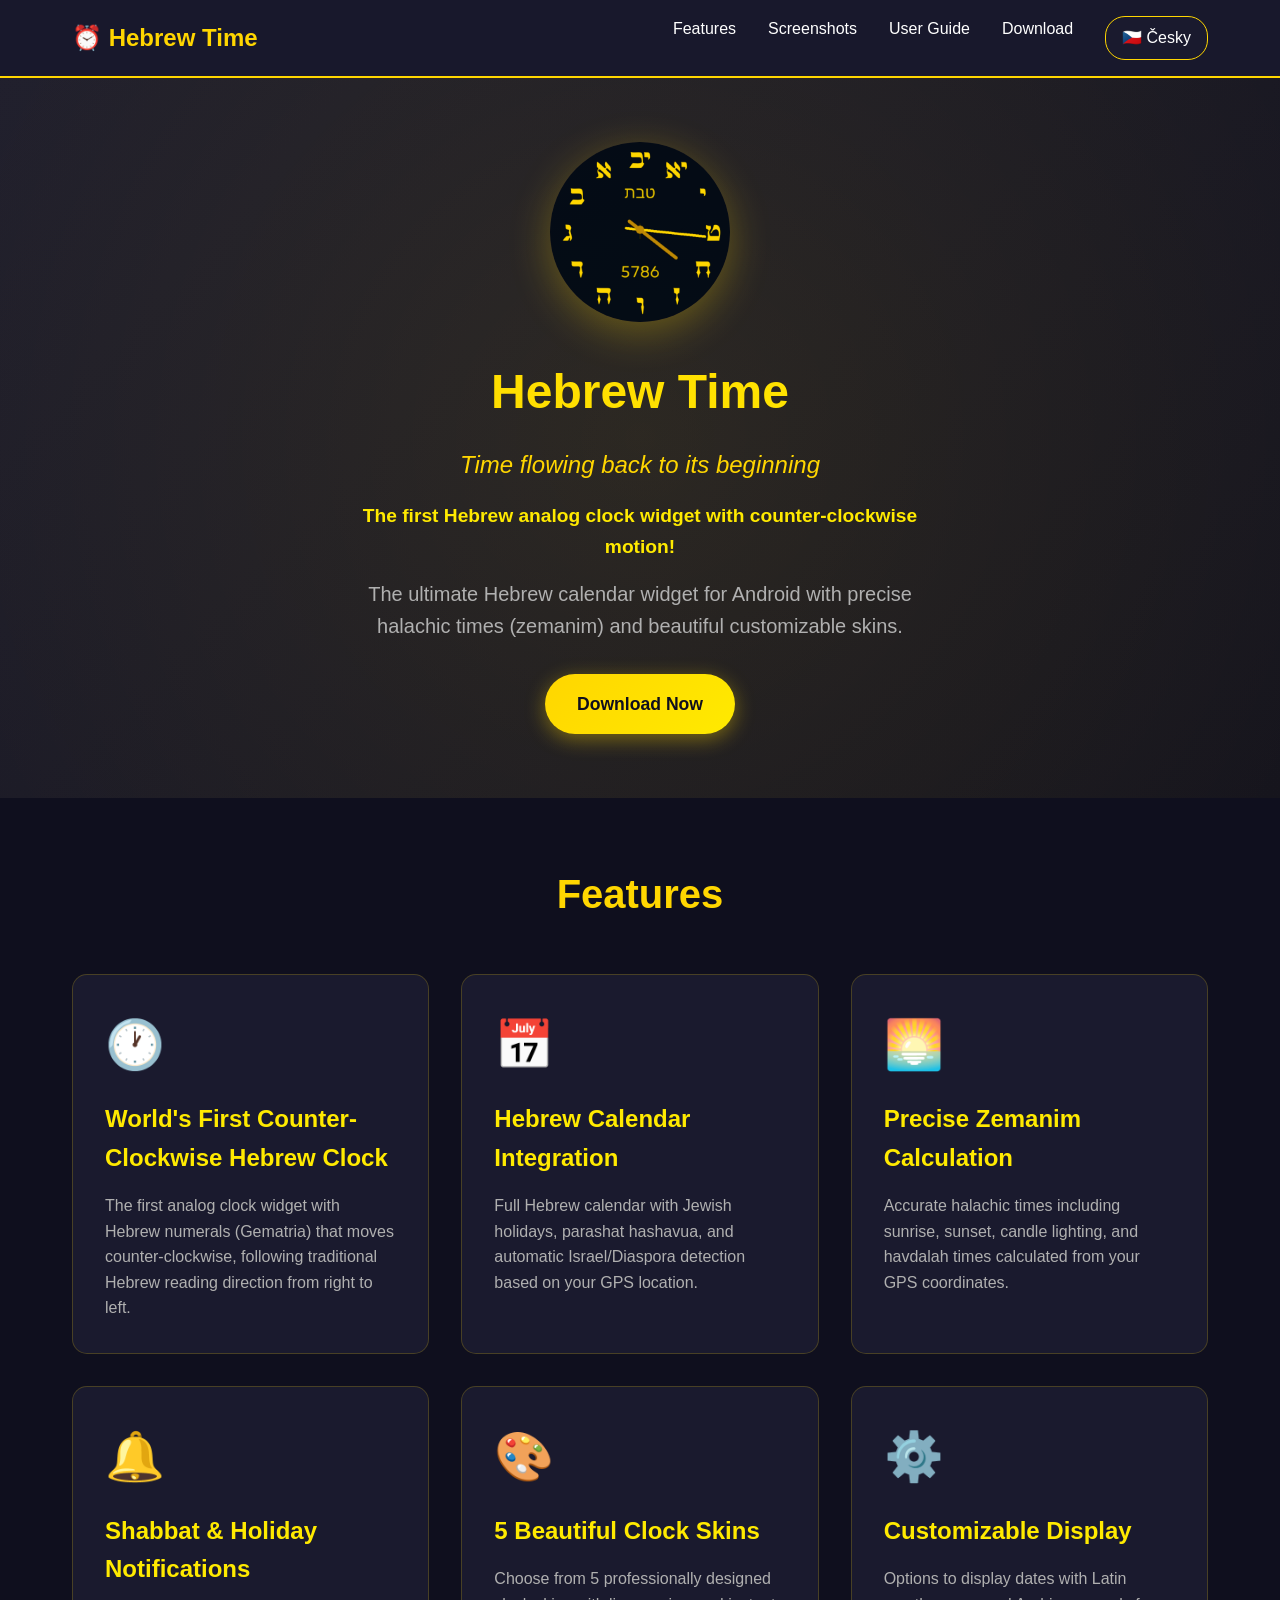
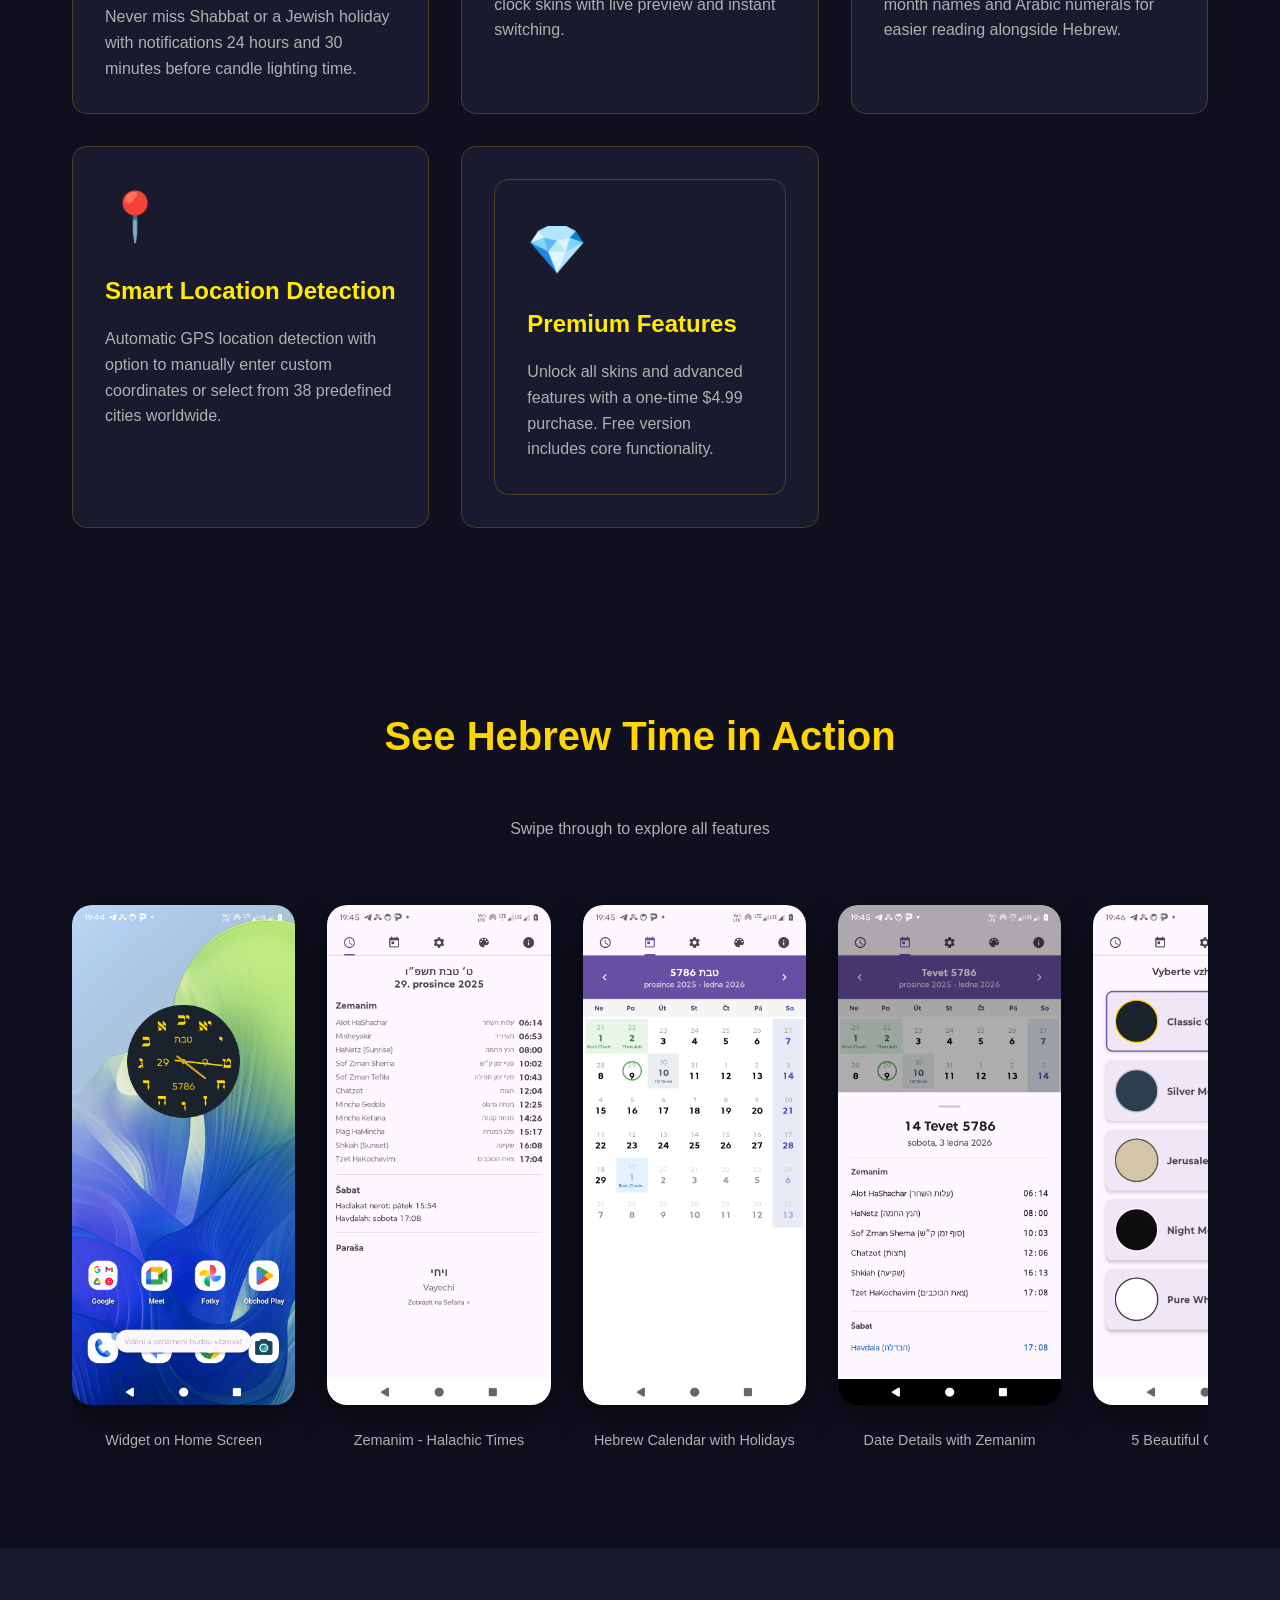
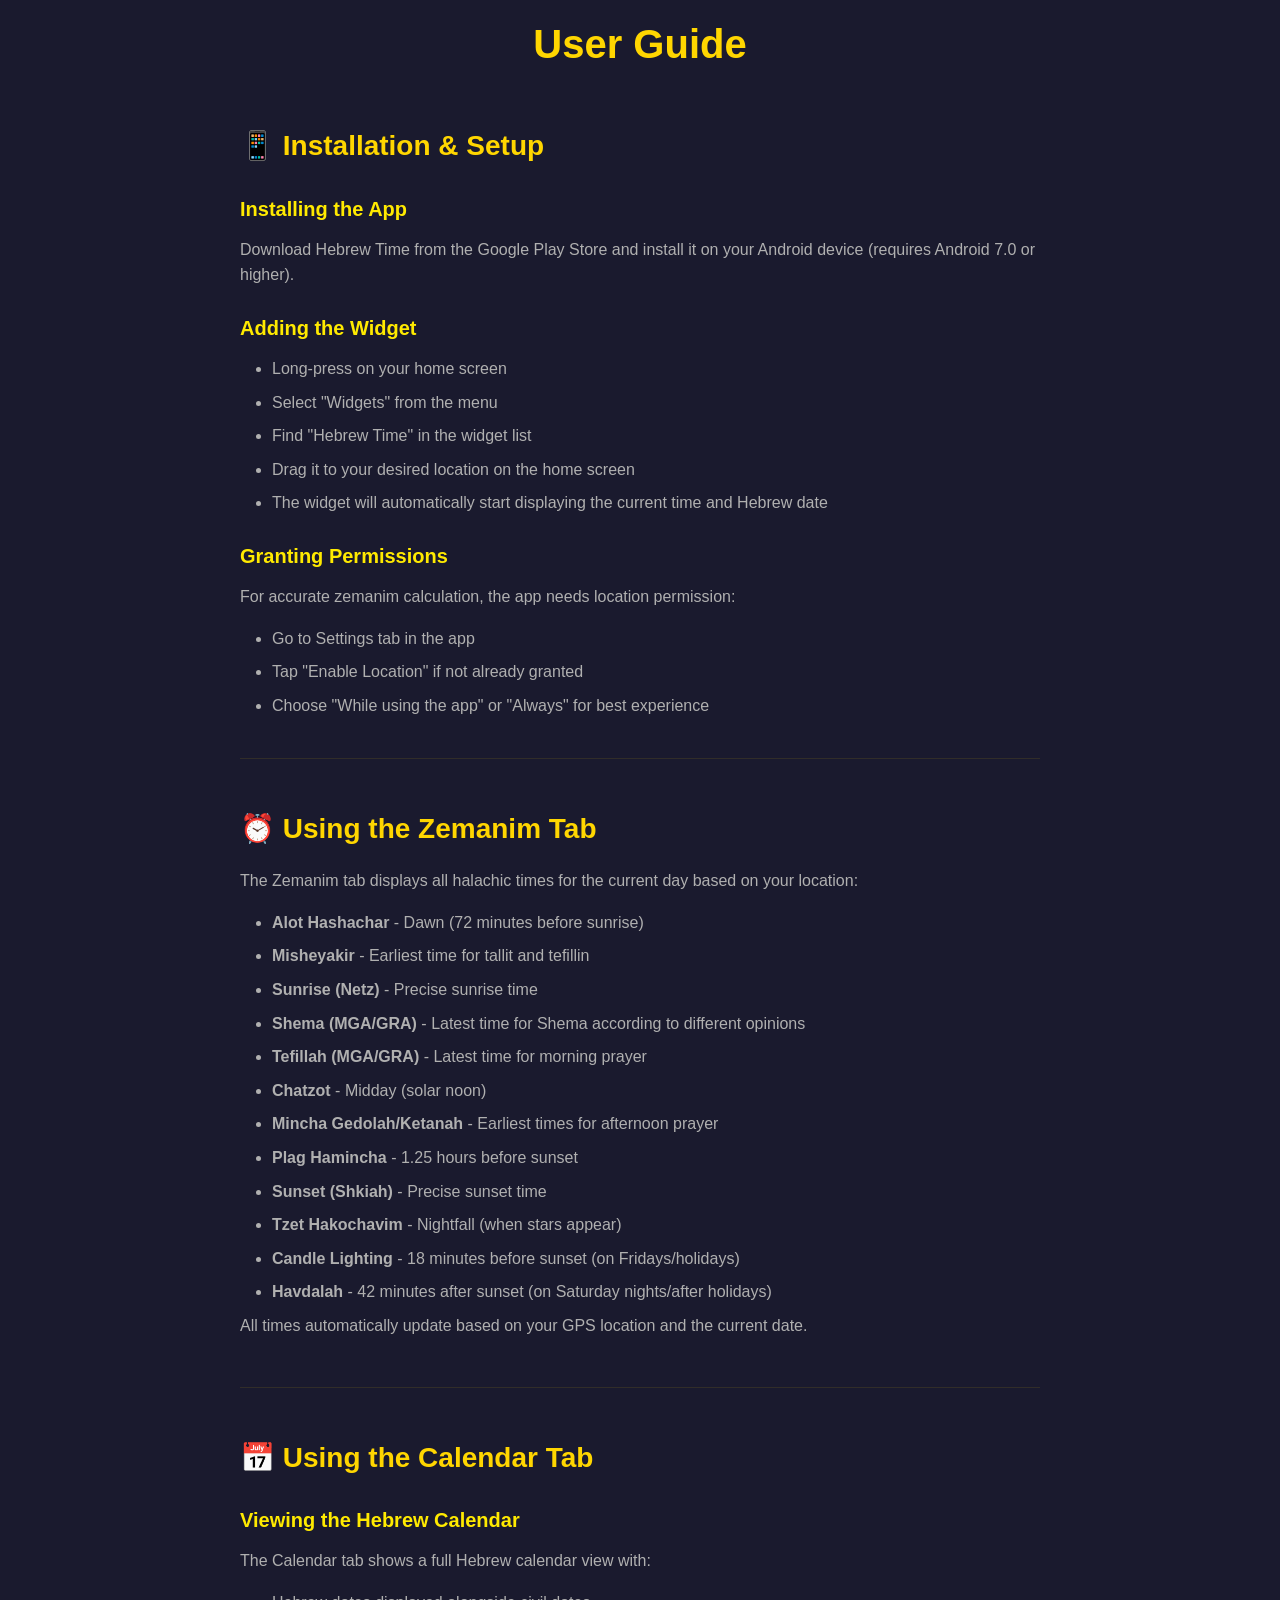
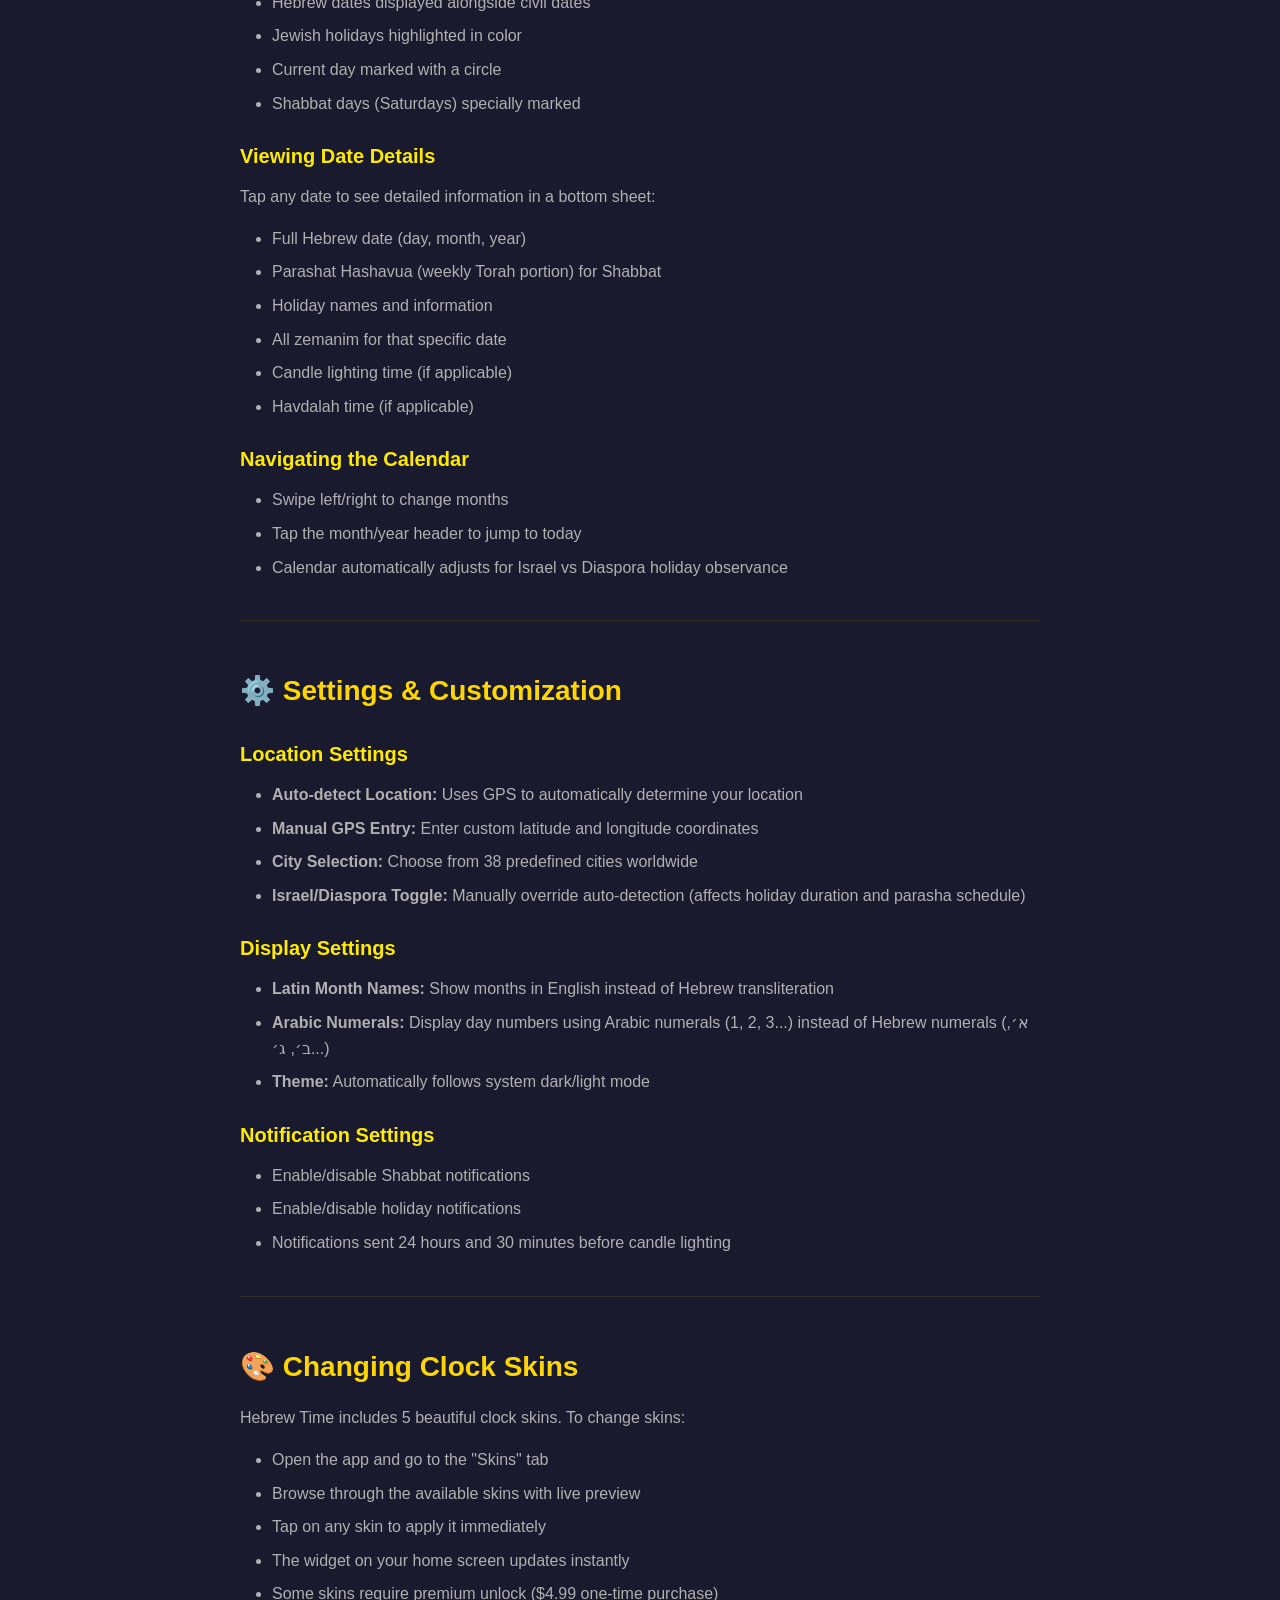
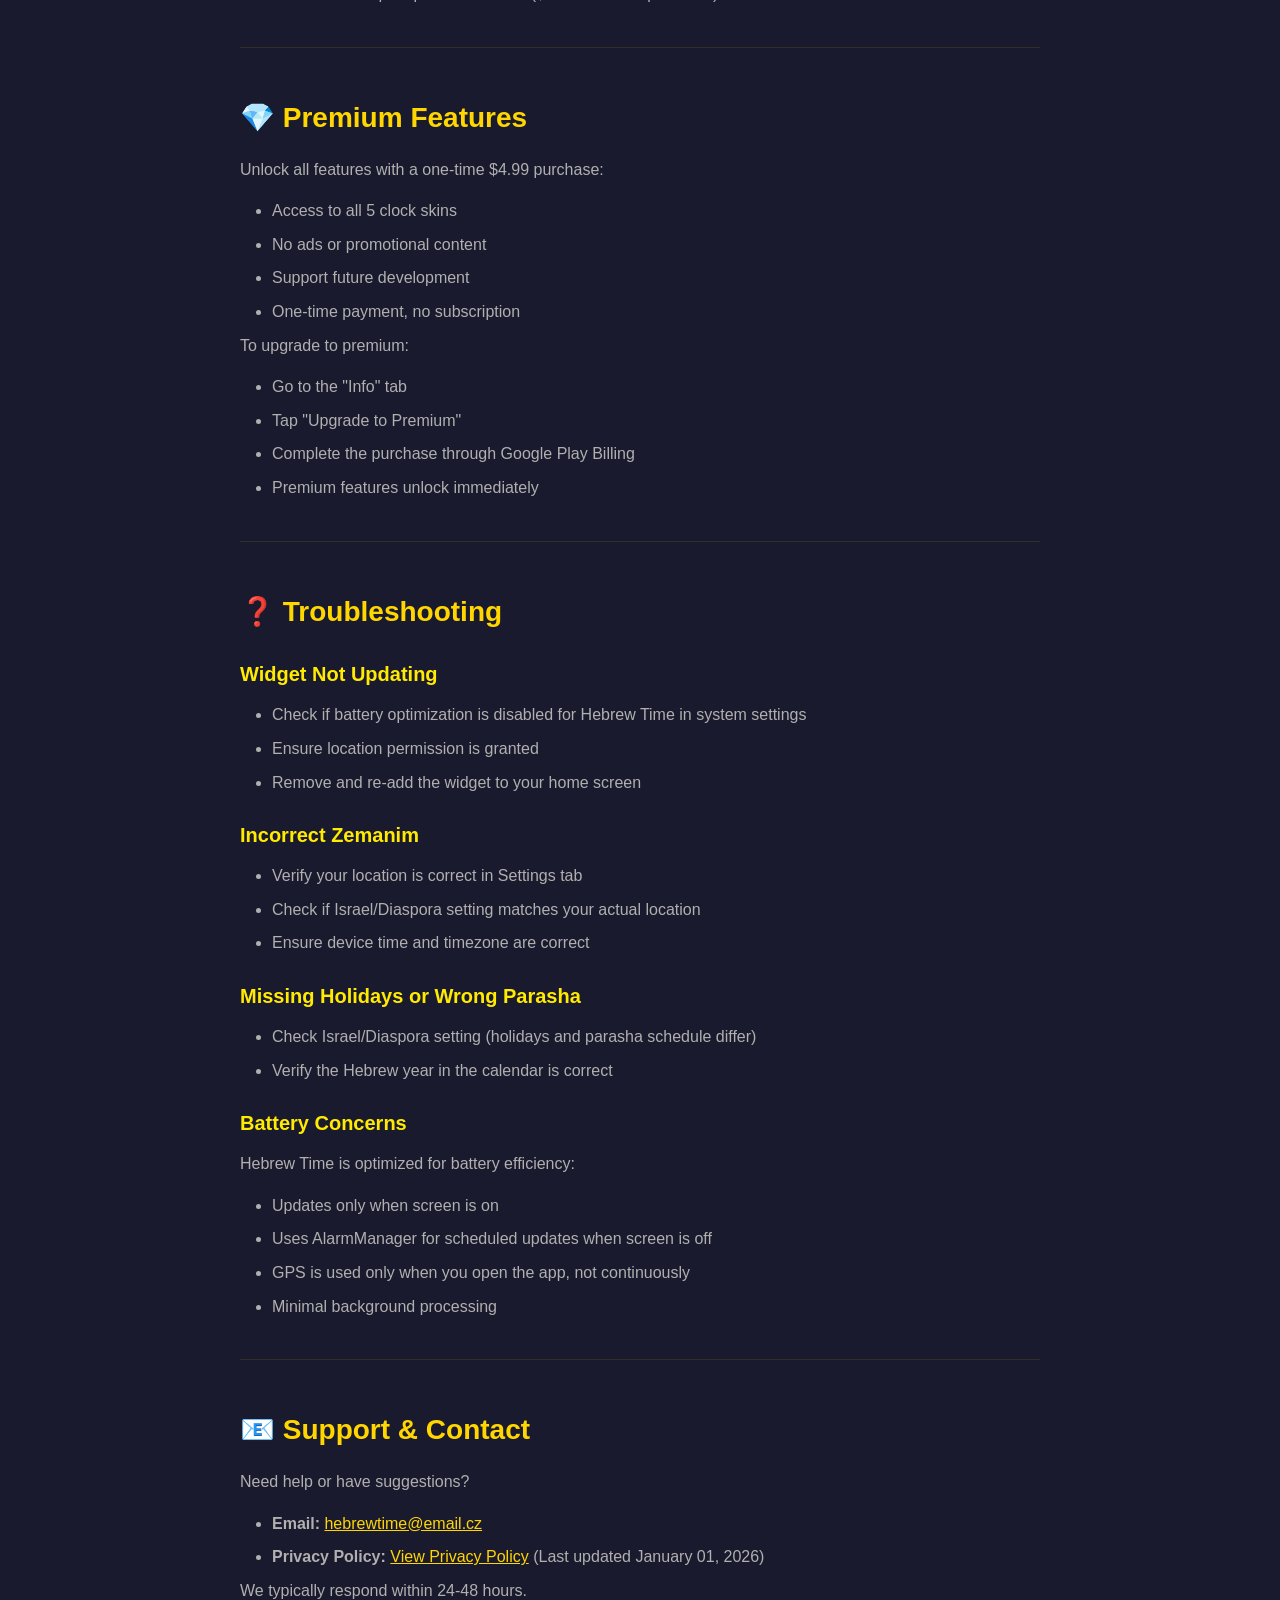
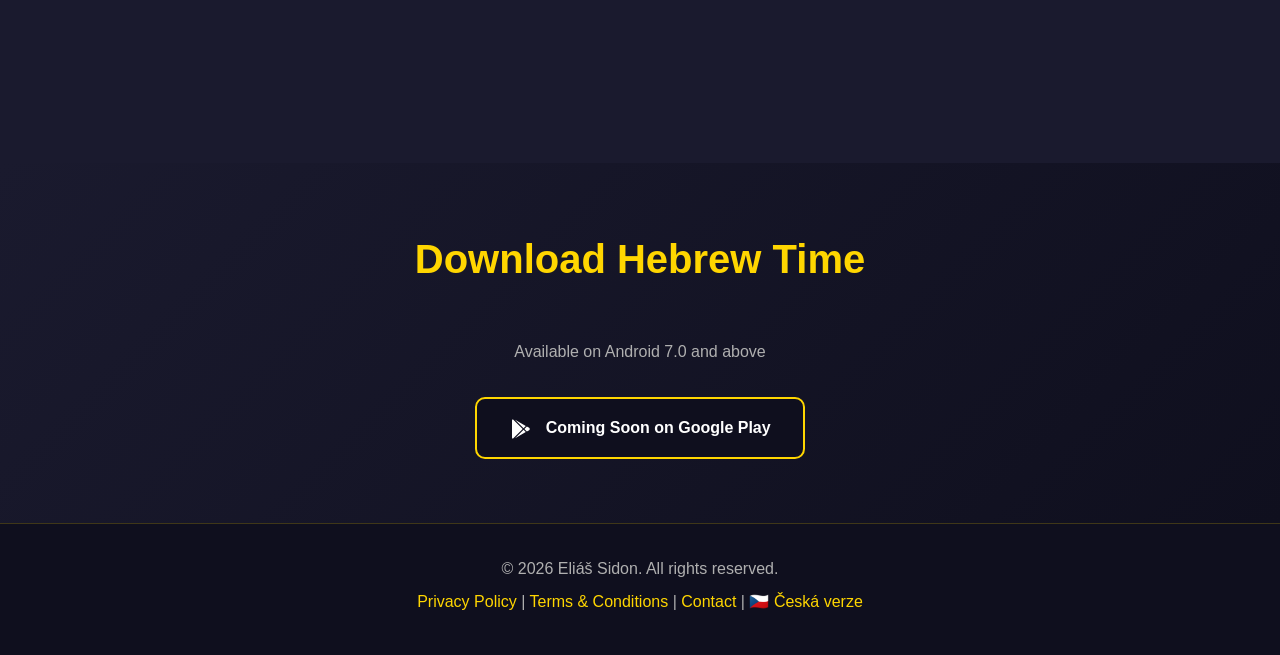
<file: index.html>
<!DOCTYPE html>
<html lang="en">
<head>
    <meta charset="UTF-8">
    <meta name="viewport" content="width=device-width, initial-scale=1.0">
    <meta name="description" content="Hebrew Time - An innovative Android widget with Hebrew calendar, analog clock with Hebrew numerals, and precise halachic times (zemanim)">
    <meta name="keywords" content="Hebrew calendar, Jewish calendar, zemanim, halachic times, Hebrew widget, Android, Shabbat times">
    <meta name="author" content="Eliáš Sidon">
    <title>Hebrew Time - Hebrew Calendar Widget for Android</title>
    <style>
        * {
            margin: 0;
            padding: 0;
            box-sizing: border-box;
        }

        :root {
            --primary-color: #FFD600;
            --secondary-color: #FFEA00;
            --dark-bg: #1a1a2e;
            --darker-bg: #0f0f1e;
            --text-light: #ffffff;
            --text-gray: #b0b0b0;
            --accent-blue: #4169E1;
        }

        body {
            font-family: -apple-system, BlinkMacSystemFont, 'Segoe UI', Roboto, Oxygen, Ubuntu, Cantarell, sans-serif;
            line-height: 1.6;
            color: var(--text-light);
            background: var(--darker-bg);
        }

        /* Navigation */
        nav {
            background: rgba(26, 26, 46, 0.95);
            backdrop-filter: blur(10px);
            padding: 1rem 2rem;
            position: sticky;
            top: 0;
            z-index: 100;
            border-bottom: 2px solid var(--primary-color);
        }

        nav .container {
            max-width: 1200px;
            margin: 0 auto;
            display: flex;
            justify-content: space-between;
            align-items: center;
        }

        nav .logo {
            font-size: 1.5rem;
            font-weight: bold;
            color: var(--primary-color);
        }

        nav .nav-links {
            display: flex;
            gap: 2rem;
            list-style: none;
        }

        nav a {
            color: var(--text-light);
            text-decoration: none;
            transition: color 0.3s;
        }

        nav a:hover {
            color: var(--primary-color);
        }

        /* Language Switcher */
        .lang-switch {
            background: var(--dark-bg);
            padding: 0.5rem 1rem;
            border-radius: 20px;
            border: 1px solid var(--primary-color);
        }

        /* Hero Section */
        .hero {
            background: linear-gradient(135deg, var(--dark-bg) 0%, var(--darker-bg) 100%);
            padding: 4rem 2rem;
            text-align: center;
            position: relative;
            overflow: hidden;
        }

        .hero::before {
            content: '';
            position: absolute;
            top: -50%;
            left: -50%;
            width: 200%;
            height: 200%;
            background: radial-gradient(circle, rgba(255, 214, 0, 0.1) 0%, transparent 70%);
            animation: rotate 20s linear infinite;
        }

        @keyframes rotate {
            from { transform: rotate(0deg); }
            to { transform: rotate(360deg); }
        }

        .hero .container {
            max-width: 1200px;
            margin: 0 auto;
            position: relative;
            z-index: 1;
        }

        .hero-icon {
            width: 180px;
            height: 180px;
            margin: 0 auto 2rem;
            border-radius: 50%;
            overflow: hidden;
            box-shadow: 0 10px 40px rgba(255, 214, 0, 0.3);
        }

        .hero-icon img {
            width: 100%;
            height: 100%;
            object-fit: cover;
        }

        .hero h1 {
            font-size: 3rem;
            margin-bottom: 1rem;
            background: linear-gradient(135deg, var(--primary-color), var(--secondary-color));
            -webkit-background-clip: text;
            -webkit-text-fill-color: transparent;
            background-clip: text;
        }

        .hero p {
            font-size: 1.25rem;
            color: var(--text-gray);
            margin-bottom: 2rem;
            max-width: 600px;
            margin-left: auto;
            margin-right: auto;
        }

        .cta-button {
            display: inline-block;
            background: linear-gradient(135deg, var(--primary-color), var(--secondary-color));
            color: var(--darker-bg);
            padding: 1rem 2rem;
            border-radius: 50px;
            text-decoration: none;
            font-weight: bold;
            font-size: 1.1rem;
            transition: transform 0.3s, box-shadow 0.3s;
            box-shadow: 0 5px 20px rgba(255, 214, 0, 0.4);
        }

        .cta-button:hover {
            transform: translateY(-2px);
            box-shadow: 0 8px 30px rgba(255, 214, 0, 0.6);
        }

        /* Container */
        .container {
            max-width: 1200px;
            margin: 0 auto;
            padding: 0 2rem;
        }

        /* Section */
        section {
            padding: 4rem 2rem;
        }

        section h2 {
            font-size: 2.5rem;
            text-align: center;
            margin-bottom: 3rem;
            color: var(--primary-color);
        }

        /* Features Grid */
        .features-grid {
            display: grid;
            grid-template-columns: repeat(auto-fit, minmax(300px, 1fr));
            gap: 2rem;
            margin-bottom: 3rem;
        }

        .feature-card {
            background: var(--dark-bg);
            padding: 2rem;
            border-radius: 15px;
            border: 1px solid rgba(255, 214, 0, 0.2);
            transition: transform 0.3s, box-shadow 0.3s;
        }

        .feature-card:hover {
            transform: translateY(-5px);
            box-shadow: 0 10px 30px rgba(255, 214, 0, 0.2);
        }

        .feature-icon {
            font-size: 3rem;
            margin-bottom: 1rem;
        }

        .feature-card h3 {
            font-size: 1.5rem;
            margin-bottom: 1rem;
            color: var(--secondary-color);
        }

        .feature-card p {
            color: var(--text-gray);
        }

        /* User Guide Section */
        .guide-section {
            background: var(--dark-bg);
        }

        .guide-content {
            max-width: 800px;
            margin: 0 auto;
        }

        .guide-item {
            margin-bottom: 3rem;
            padding-bottom: 2rem;
            border-bottom: 1px solid rgba(255, 214, 0, 0.1);
        }

        .guide-item:last-child {
            border-bottom: none;
        }

        .guide-item h3 {
            font-size: 1.75rem;
            margin-bottom: 1rem;
            color: var(--primary-color);
        }

        .guide-item h4 {
            font-size: 1.25rem;
            margin: 1.5rem 0 0.75rem;
            color: var(--secondary-color);
        }

        .guide-item p {
            color: var(--text-gray);
            margin-bottom: 1rem;
        }

        .guide-item ul {
            margin-left: 2rem;
            color: var(--text-gray);
        }

        .guide-item ul li {
            margin-bottom: 0.5rem;
        }

        .guide-item code {
            background: var(--darker-bg);
            padding: 0.2rem 0.5rem;
            border-radius: 5px;
            color: var(--secondary-color);
            font-family: 'Courier New', monospace;
        }

        /* Download Section */
        .download-section {
            background: linear-gradient(135deg, var(--dark-bg) 0%, var(--darker-bg) 100%);
            text-align: center;
        }

        .download-badges {
            display: flex;
            justify-content: center;
            gap: 1rem;
            flex-wrap: wrap;
        }

        .badge {
            display: inline-block;
            padding: 1rem 2rem;
            background: var(--darker-bg);
            border: 2px solid var(--primary-color);
            border-radius: 10px;
            color: var(--text-light);
            text-decoration: none;
            transition: all 0.3s;
            font-weight: bold;
        }

        .badge:hover {
            background: var(--primary-color);
            color: var(--darker-bg);
        }

        /* Footer */
        footer {
            background: var(--darker-bg);
            padding: 2rem;
            text-align: center;
            border-top: 1px solid rgba(255, 214, 0, 0.2);
        }

        footer p {
            color: var(--text-gray);
            margin-bottom: 0.5rem;
        }

        footer a {
            color: var(--primary-color);
            text-decoration: none;
        }

        footer a:hover {
            text-decoration: underline;
        }

        /* Screenshots Section */
        .screenshots-section {
            background: var(--darker-bg);
        }

        .screenshots-container {
            display: flex;
            overflow-x: auto;
            gap: 2rem;
            padding: 2rem 0;
            scroll-snap-type: x mandatory;
            -webkit-overflow-scrolling: touch;
            scrollbar-width: thin;
            scrollbar-color: var(--primary-color) var(--dark-bg);
        }

        .screenshots-container::-webkit-scrollbar {
            height: 8px;
        }

        .screenshots-container::-webkit-scrollbar-track {
            background: var(--dark-bg);
            border-radius: 10px;
        }

        .screenshots-container::-webkit-scrollbar-thumb {
            background: var(--primary-color);
            border-radius: 10px;
        }

        .screenshot-item {
            flex: 0 0 auto;
            scroll-snap-align: center;
            text-align: center;
        }

        .screenshot-item img {
            height: 500px;
            width: auto;
            border-radius: 20px;
            box-shadow: 0 10px 30px rgba(0, 0, 0, 0.5);
            transition: transform 0.3s;
        }

        .screenshot-item img:hover {
            transform: scale(1.05);
        }

        .screenshot-caption {
            margin-top: 1rem;
            color: var(--text-gray);
            font-size: 0.9rem;
        }

        /* Mobile Menu */
        .mobile-menu-toggle {
            display: none;
            background: none;
            border: none;
            color: var(--text-light);
            font-size: 1.5rem;
            cursor: pointer;
            padding: 0.5rem;
        }

        .mobile-menu-toggle:hover {
            color: var(--primary-color);
        }

        /* Responsive */
        @media (max-width: 968px) {
            nav .container {
                flex-wrap: wrap;
            }

            nav .nav-links {
                display: none;
                width: 100%;
                flex-direction: column;
                gap: 0.5rem;
                padding: 1rem 0;
                text-align: center;
            }

            nav .nav-links.active {
                display: flex;
            }

            .mobile-menu-toggle {
                display: block;
            }

            .lang-switch {
                margin-left: auto;
            }
        }

        @media (max-width: 768px) {
            nav {
                padding: 1rem;
            }

            .hero {
                padding: 3rem 1rem;
            }

            .hero h1 {
                font-size: 2rem;
            }

            .hero p {
                font-size: 1rem;
            }

            .hero p.slogan {
                font-size: 1.2rem;
            }

            .hero-icon {
                width: 120px;
                height: 120px;
            }

            section {
                padding: 3rem 1rem;
            }

            section h2 {
                font-size: 1.75rem;
            }

            .features-grid {
                grid-template-columns: 1fr;
                gap: 1.5rem;
            }

            .screenshot-item img {
                height: 350px;
            }

            .guide-item h3 {
                font-size: 1.5rem;
            }

            .guide-item h4 {
                font-size: 1.1rem;
            }

            .container {
                padding: 0 1rem;
            }
        }

        @media (max-width: 480px) {
            .hero h1 {
                font-size: 1.75rem;
            }

            .hero p.slogan {
                font-size: 1rem;
            }

            section h2 {
                font-size: 1.5rem;
            }

            .screenshot-item img {
                height: 300px;
            }

            .cta-button {
                padding: 0.875rem 1.5rem;
                font-size: 1rem;
            }

            .feature-icon {
                font-size: 2.5rem;
            }

            nav .logo {
                font-size: 1.25rem;
            }
        }
    </style>
</head>
<body>
    <!-- Navigation -->
    <nav>
        <div class="container">
            <div class="logo">⏰ Hebrew Time</div>
            <button class="mobile-menu-toggle" aria-label="Toggle menu">☰</button>
            <ul class="nav-links" id="navLinks">
                <li><a href="#features">Features</a></li>
                <li><a href="#screenshots">Screenshots</a></li>
                <li><a href="#guide">User Guide</a></li>
                <li><a href="#download">Download</a></li>
                <li class="lang-switch"><a href="index-cs.html">🇨🇿 Česky</a></li>
            </ul>
        </div>
    </nav>

    <!-- Hero Section -->
    <section class="hero">
        <div class="container">
            <div class="hero-icon">
                <img src="assets/logo.png" alt="Hebrew Time Logo">
            </div>
            <h1>Hebrew Time</h1>
            <p class="slogan" style="font-size: 1.5rem; font-style: italic; color: var(--primary-color); margin-bottom: 1rem;">Time flowing back to its beginning</p>
            <p style="font-size: 1.2rem; font-weight: bold; color: var(--secondary-color); margin-bottom: 1rem;">The first Hebrew analog clock widget with counter-clockwise motion!</p>
            <p>The ultimate Hebrew calendar widget for Android with precise halachic times (zemanim) and beautiful customizable skins.</p>
            <a href="#download" class="cta-button">Download Now</a>
        </div>
    </section>

    <!-- Features Section -->
    <section id="features">
        <div class="container">
            <h2>Features</h2>
            <div class="features-grid">
                <div class="feature-card">
                    <div class="feature-icon">🕐</div>
                    <h3>World's First Counter-Clockwise Hebrew Clock</h3>
                    <p>The first analog clock widget with Hebrew numerals (Gematria) that moves counter-clockwise, following traditional Hebrew reading direction from right to left.</p>
                </div>

                <div class="feature-card">
                    <div class="feature-icon">📅</div>
                    <h3>Hebrew Calendar Integration</h3>
                    <p>Full Hebrew calendar with Jewish holidays, parashat hashavua, and automatic Israel/Diaspora detection based on your GPS location.</p>
                </div>

                <div class="feature-card">
                    <div class="feature-icon">🌅</div>
                    <h3>Precise Zemanim Calculation</h3>
                    <p>Accurate halachic times including sunrise, sunset, candle lighting, and havdalah times calculated from your GPS coordinates.</p>
                </div>

                <div class="feature-card">
                    <div class="feature-icon">🔔</div>
                    <h3>Shabbat & Holiday Notifications</h3>
                    <p>Never miss Shabbat or a Jewish holiday with notifications 24 hours and 30 minutes before candle lighting time.</p>
                </div>

                <div class="feature-card">
                    <div class="feature-icon">🎨</div>
                    <h3>5 Beautiful Clock Skins</h3>
                    <p>Choose from 5 professionally designed clock skins with live preview and instant switching.</p>
                </div>

                <div class="feature-card">
                    <div class="feature-icon">⚙️</div>
                    <h3>Customizable Display</h3>
                    <p>Options to display dates with Latin month names and Arabic numerals for easier reading alongside Hebrew.</p>
                </div>

                <div class="feature-card">
                    <div class="feature-icon">📍</div>
                    <h3>Smart Location Detection</h3>
                    <p>Automatic GPS location detection with option to manually enter custom coordinates or select from 38 predefined cities worldwide.</p>
                </div>

                <div class="feature-card">
                    <div class="feature-card">
                    <div class="feature-icon">💎</div>
                    <h3>Premium Features</h3>
                    <p>Unlock all skins and advanced features with a one-time $4.99 purchase. Free version includes core functionality.</p>
                </div>
            </div>
        </div>
    </section>

    <!-- Screenshots Section -->
    <section id="screenshots" class="screenshots-section">
        <div class="container">
            <h2>See Hebrew Time in Action</h2>
            <p style="text-align: center; color: var(--text-gray); margin-bottom: 2rem;">Swipe through to explore all features</p>
            <div class="screenshots-container">
                <div class="screenshot-item">
                    <img src="assets/hebrewtime/Screenshot_20251229-194459.png" alt="Hebrew Time Widget on Home Screen">
                    <p class="screenshot-caption">Widget on Home Screen</p>
                </div>
                <div class="screenshot-item">
                    <img src="assets/hebrewtime/Screenshot_20251229-194509.png" alt="Zemanim - Halachic Times">
                    <p class="screenshot-caption">Zemanim - Halachic Times</p>
                </div>
                <div class="screenshot-item">
                    <img src="assets/hebrewtime/Screenshot_20251229-194522.png" alt="Hebrew Calendar with Holidays">
                    <p class="screenshot-caption">Hebrew Calendar with Holidays</p>
                </div>
                <div class="screenshot-item">
                    <img src="assets/hebrewtime/Screenshot_20251229-194552.png" alt="Calendar Date Details">
                    <p class="screenshot-caption">Date Details with Zemanim</p>
                </div>
                <div class="screenshot-item">
                    <img src="assets/hebrewtime/Screenshot_20251229-194610.png" alt="5 Clock Skins to Choose From">
                    <p class="screenshot-caption">5 Beautiful Clock Skins</p>
                </div>
                <div class="screenshot-item">
                    <img src="assets/hebrewtime/Screenshot_20251229-194818.png" alt="Hebrew Time Widget Display">
                    <p class="screenshot-caption">Counter-Clockwise Hebrew Clock</p>
                </div>
            </div>
        </div>
    </section>

    <!-- User Guide Section -->
    <section id="guide" class="guide-section">
        <div class="container">
            <h2>User Guide</h2>
            <div class="guide-content">

                <div class="guide-item">
                    <h3>📱 Installation & Setup</h3>
                    <h4>Installing the App</h4>
                    <p>Download Hebrew Time from the Google Play Store and install it on your Android device (requires Android 7.0 or higher).</p>

                    <h4>Adding the Widget</h4>
                    <ul>
                        <li>Long-press on your home screen</li>
                        <li>Select "Widgets" from the menu</li>
                        <li>Find "Hebrew Time" in the widget list</li>
                        <li>Drag it to your desired location on the home screen</li>
                        <li>The widget will automatically start displaying the current time and Hebrew date</li>
                    </ul>

                    <h4>Granting Permissions</h4>
                    <p>For accurate zemanim calculation, the app needs location permission:</p>
                    <ul>
                        <li>Go to Settings tab in the app</li>
                        <li>Tap "Enable Location" if not already granted</li>
                        <li>Choose "While using the app" or "Always" for best experience</li>
                    </ul>
                </div>

                <div class="guide-item">
                    <h3>⏰ Using the Zemanim Tab</h3>
                    <p>The Zemanim tab displays all halachic times for the current day based on your location:</p>
                    <ul>
                        <li><strong>Alot Hashachar</strong> - Dawn (72 minutes before sunrise)</li>
                        <li><strong>Misheyakir</strong> - Earliest time for tallit and tefillin</li>
                        <li><strong>Sunrise (Netz)</strong> - Precise sunrise time</li>
                        <li><strong>Shema (MGA/GRA)</strong> - Latest time for Shema according to different opinions</li>
                        <li><strong>Tefillah (MGA/GRA)</strong> - Latest time for morning prayer</li>
                        <li><strong>Chatzot</strong> - Midday (solar noon)</li>
                        <li><strong>Mincha Gedolah/Ketanah</strong> - Earliest times for afternoon prayer</li>
                        <li><strong>Plag Hamincha</strong> - 1.25 hours before sunset</li>
                        <li><strong>Sunset (Shkiah)</strong> - Precise sunset time</li>
                        <li><strong>Tzet Hakochavim</strong> - Nightfall (when stars appear)</li>
                        <li><strong>Candle Lighting</strong> - 18 minutes before sunset (on Fridays/holidays)</li>
                        <li><strong>Havdalah</strong> - 42 minutes after sunset (on Saturday nights/after holidays)</li>
                    </ul>
                    <p>All times automatically update based on your GPS location and the current date.</p>
                </div>

                <div class="guide-item">
                    <h3>📅 Using the Calendar Tab</h3>
                    <h4>Viewing the Hebrew Calendar</h4>
                    <p>The Calendar tab shows a full Hebrew calendar view with:</p>
                    <ul>
                        <li>Hebrew dates displayed alongside civil dates</li>
                        <li>Jewish holidays highlighted in color</li>
                        <li>Current day marked with a circle</li>
                        <li>Shabbat days (Saturdays) specially marked</li>
                    </ul>

                    <h4>Viewing Date Details</h4>
                    <p>Tap any date to see detailed information in a bottom sheet:</p>
                    <ul>
                        <li>Full Hebrew date (day, month, year)</li>
                        <li>Parashat Hashavua (weekly Torah portion) for Shabbat</li>
                        <li>Holiday names and information</li>
                        <li>All zemanim for that specific date</li>
                        <li>Candle lighting time (if applicable)</li>
                        <li>Havdalah time (if applicable)</li>
                    </ul>

                    <h4>Navigating the Calendar</h4>
                    <ul>
                        <li>Swipe left/right to change months</li>
                        <li>Tap the month/year header to jump to today</li>
                        <li>Calendar automatically adjusts for Israel vs Diaspora holiday observance</li>
                    </ul>
                </div>

                <div class="guide-item">
                    <h3>⚙️ Settings & Customization</h3>
                    <h4>Location Settings</h4>
                    <ul>
                        <li><strong>Auto-detect Location:</strong> Uses GPS to automatically determine your location</li>
                        <li><strong>Manual GPS Entry:</strong> Enter custom latitude and longitude coordinates</li>
                        <li><strong>City Selection:</strong> Choose from 38 predefined cities worldwide</li>
                        <li><strong>Israel/Diaspora Toggle:</strong> Manually override auto-detection (affects holiday duration and parasha schedule)</li>
                    </ul>

                    <h4>Display Settings</h4>
                    <ul>
                        <li><strong>Latin Month Names:</strong> Show months in English instead of Hebrew transliteration</li>
                        <li><strong>Arabic Numerals:</strong> Display day numbers using Arabic numerals (1, 2, 3...) instead of Hebrew numerals (א׳, ב׳, ג׳...)</li>
                        <li><strong>Theme:</strong> Automatically follows system dark/light mode</li>
                    </ul>

                    <h4>Notification Settings</h4>
                    <ul>
                        <li>Enable/disable Shabbat notifications</li>
                        <li>Enable/disable holiday notifications</li>
                        <li>Notifications sent 24 hours and 30 minutes before candle lighting</li>
                    </ul>
                </div>

                <div class="guide-item">
                    <h3>🎨 Changing Clock Skins</h3>
                    <p>Hebrew Time includes 5 beautiful clock skins. To change skins:</p>
                    <ul>
                        <li>Open the app and go to the "Skins" tab</li>
                        <li>Browse through the available skins with live preview</li>
                        <li>Tap on any skin to apply it immediately</li>
                        <li>The widget on your home screen updates instantly</li>
                        <li>Some skins require premium unlock ($4.99 one-time purchase)</li>
                    </ul>
                </div>

                <div class="guide-item">
                    <h3>💎 Premium Features</h3>
                    <p>Unlock all features with a one-time $4.99 purchase:</p>
                    <ul>
                        <li>Access to all 5 clock skins</li>
                        <li>No ads or promotional content</li>
                        <li>Support future development</li>
                        <li>One-time payment, no subscription</li>
                    </ul>
                    <p>To upgrade to premium:</p>
                    <ul>
                        <li>Go to the "Info" tab</li>
                        <li>Tap "Upgrade to Premium"</li>
                        <li>Complete the purchase through Google Play Billing</li>
                        <li>Premium features unlock immediately</li>
                    </ul>
                </div>

                <div class="guide-item">
                    <h3>❓ Troubleshooting</h3>
                    <h4>Widget Not Updating</h4>
                    <ul>
                        <li>Check if battery optimization is disabled for Hebrew Time in system settings</li>
                        <li>Ensure location permission is granted</li>
                        <li>Remove and re-add the widget to your home screen</li>
                    </ul>

                    <h4>Incorrect Zemanim</h4>
                    <ul>
                        <li>Verify your location is correct in Settings tab</li>
                        <li>Check if Israel/Diaspora setting matches your actual location</li>
                        <li>Ensure device time and timezone are correct</li>
                    </ul>

                    <h4>Missing Holidays or Wrong Parasha</h4>
                    <ul>
                        <li>Check Israel/Diaspora setting (holidays and parasha schedule differ)</li>
                        <li>Verify the Hebrew year in the calendar is correct</li>
                    </ul>

                    <h4>Battery Concerns</h4>
                    <p>Hebrew Time is optimized for battery efficiency:</p>
                    <ul>
                        <li>Updates only when screen is on</li>
                        <li>Uses AlarmManager for scheduled updates when screen is off</li>
                        <li>GPS is used only when you open the app, not continuously</li>
                        <li>Minimal background processing</li>
                    </ul>
                </div>

                <div class="guide-item">
                    <h3>📧 Support & Contact</h3>
                    <p>Need help or have suggestions?</p>
                    <ul>
                        <li><strong>Email:</strong> <a href="mailto:hebrewtime@email.cz" style="color: var(--primary-color);">hebrewtime@email.cz</a></li>
                        <li><strong>Privacy Policy:</strong> <a href="privacy-policy.html" style="color: var(--primary-color);">View Privacy Policy</a> (Last updated January 01, 2026)</li>
                    </ul>
                    <p>We typically respond within 24-48 hours.</p>
                </div>
            </div>
        </div>
    </section>

    <!-- Download Section -->
    <section id="download" class="download-section">
        <div class="container">
            <h2>Download Hebrew Time</h2>
            <p style="color: var(--text-gray); margin-bottom: 2rem;">Available on Android 7.0 and above</p>
            <div class="download-badges">
                <a href="#" class="badge">
                    <svg width="24" height="24" style="vertical-align: middle; margin-right: 8px;" viewBox="0 0 24 24" fill="currentColor">
                        <path d="M3,20.5V3.5C3,2.91 3.34,2.39 3.84,2.15L13.69,12L3.84,21.85C3.34,21.6 3,21.09 3,20.5M16.81,15.12L6.05,21.34L14.54,12.85L16.81,15.12M20.16,10.81C20.5,11.08 20.75,11.5 20.75,12C20.75,12.5 20.53,12.9 20.18,13.18L17.89,14.5L15.39,12L17.89,9.5L20.16,10.81M6.05,2.66L16.81,8.88L14.54,11.15L6.05,2.66Z"/>
                    </svg>
                    Coming Soon on Google Play
                </a>
            </div>
        </div>
    </section>

    <!-- Footer -->
    <footer>
        <div class="container">
            <p>&copy; 2026 Eliáš Sidon. All rights reserved.</p>
            <p>
                <a href="privacy-policy.html">Privacy Policy</a> |
                <a href="terms-and-conditions.html">Terms & Conditions</a> |
                <a href="mailto:hebrewtime@email.cz">Contact</a> |
                <a href="index-cs.html">🇨🇿 Česká verze</a>
            </p>
        </div>
    </footer>

    <script>
        // Mobile menu toggle
        const mobileMenuToggle = document.querySelector('.mobile-menu-toggle');
        const navLinks = document.getElementById('navLinks');

        mobileMenuToggle.addEventListener('click', () => {
            navLinks.classList.toggle('active');
        });

        // Close mobile menu when clicking on a link
        const menuLinks = navLinks.querySelectorAll('a');
        menuLinks.forEach(link => {
            link.addEventListener('click', () => {
                navLinks.classList.remove('active');
            });
        });

        // Close mobile menu when clicking outside
        document.addEventListener('click', (e) => {
            if (!e.target.closest('nav')) {
                navLinks.classList.remove('active');
            }
        });
    </script>
</body>
</html>
</file>
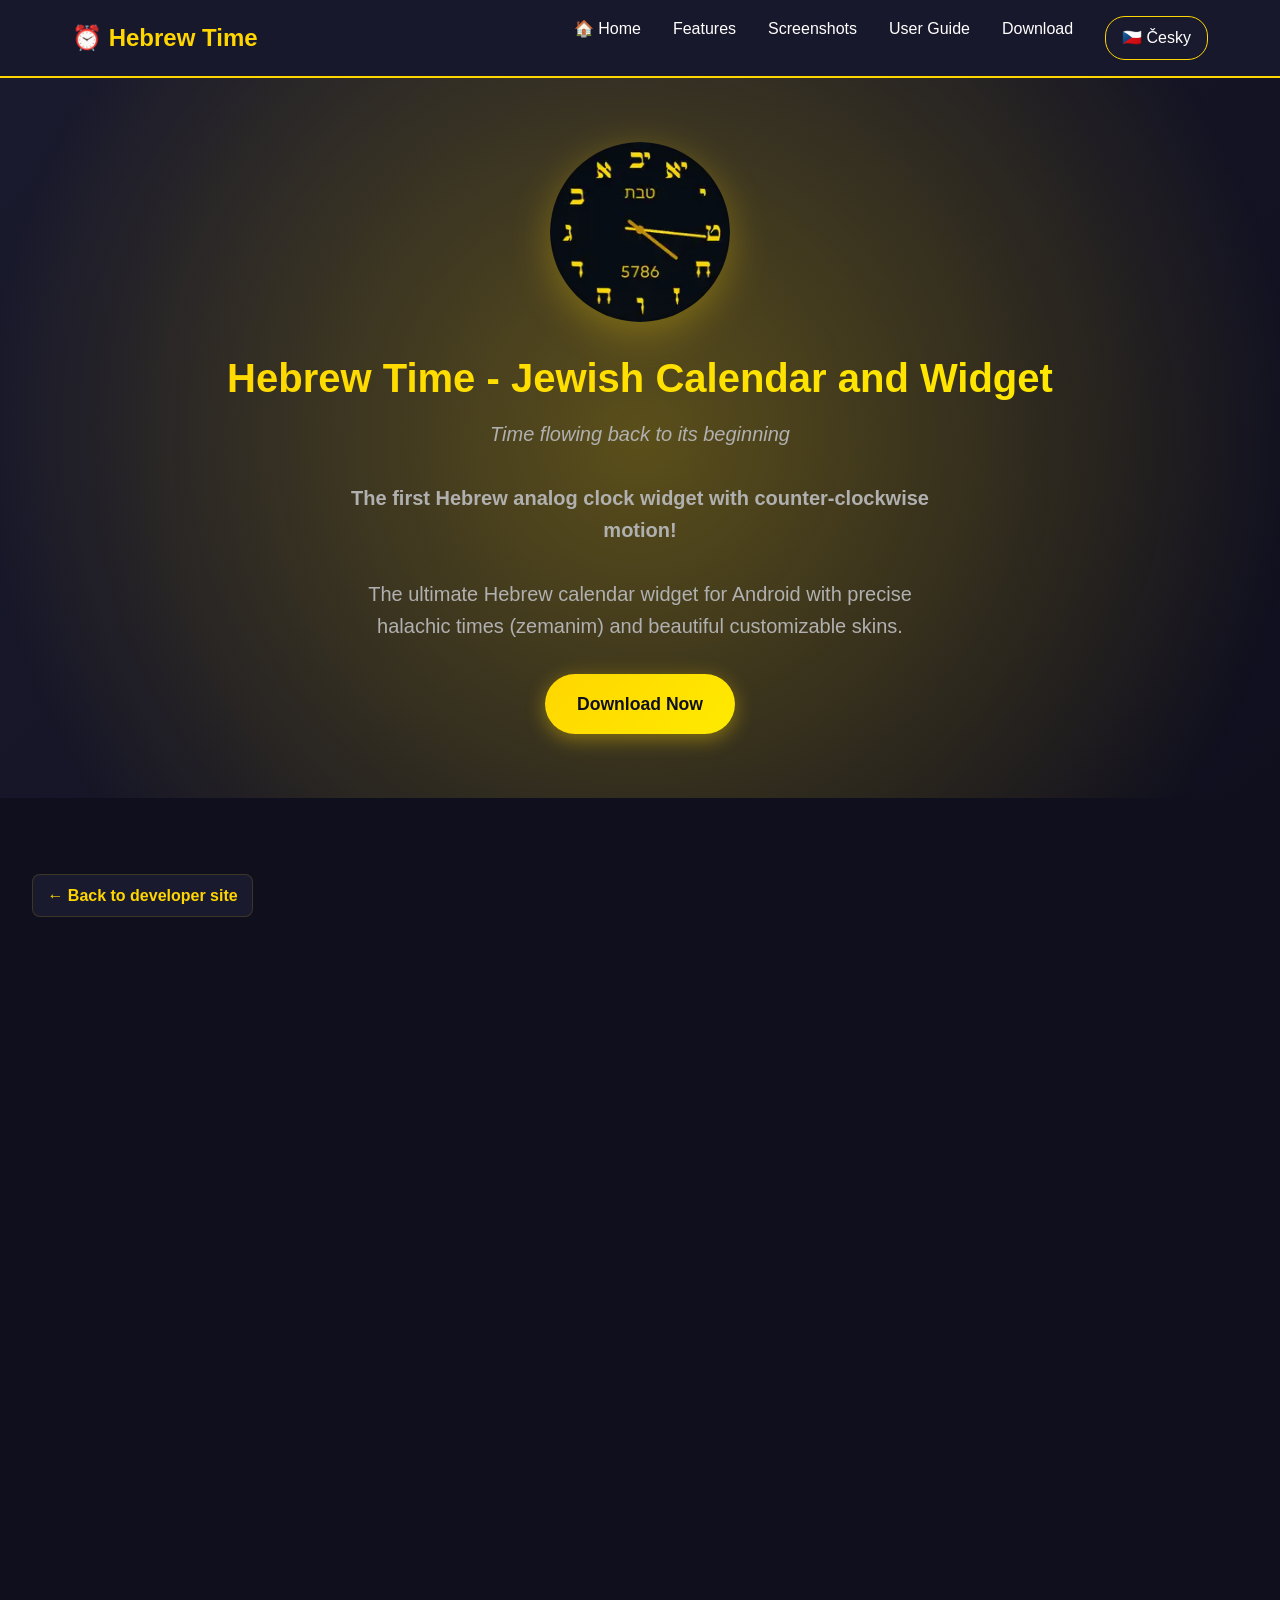
<file: public/index.html>
<!DOCTYPE html>
<html lang="en">

<head>
    <meta charset="UTF-8">
    <meta name="viewport" content="width=device-width, initial-scale=1.0">
    <meta http-equiv="content-language" content="en">

    <!-- Favicons -->
    <link rel="icon" type="image/x-icon" href="/favicon.ico">
    <link rel="icon" type="image/png" sizes="32x32" href="/favicon-32x32.png">
    <link rel="icon" type="image/png" sizes="16x16" href="/favicon-16x16.png">
    <link rel="apple-touch-icon" sizes="180x180" href="/apple-touch-icon.png">

    <link rel="preload" as="image" href="assets/logo.webp">
    <!-- Google tag (gtag.js) -->
    <script async src="https://www.googletagmanager.com/gtag/js?id=G-9661F67W99"></script>
    <script>
        window.dataLayer = window.dataLayer || [];
        function gtag() { dataLayer.push(arguments); }
        gtag('js', new Date());
        gtag('config', 'G-9661F67W99');
    </script>
    <meta name="description"
        content="Hebrew Time - Android widget with Hebrew calendar, Jewish calendar, Hebrew clock with counter-clockwise motion. Display Jewish date, Hebrew date, and precise halachic times (zemanim).">
    <meta name="keywords"
        content="Hebrew Time, Hebrew clock, Hebrew calendar, Jewish calendar, Jewish date, Hebrew date, zemanim, halachic times, Hebrew widget, Android, Shabbat times, counter-clockwise clock">
    <meta name="author" content="Eliáš Sidon">

    <!-- Canonical & Hreflang -->
    <link rel="canonical" href="https://hebrewtime.szidon.com/index.html">
    <link rel="alternate" hreflang="en" href="https://hebrewtime.szidon.com/index.html">
    <link rel="alternate" hreflang="cs" href="https://hebrewtime.szidon.com/index-cs.html">
    <link rel="alternate" hreflang="x-default" href="https://hebrewtime.szidon.com/index.html">

    <!-- Open Graph / Facebook -->
    <meta property="og:type" content="website">
    <meta property="og:url" content="https://hebrewtime.szidon.com/">
    <meta property="og:title" content="Hebrew Time - Hebrew Clock & Jewish Calendar Widget for Android">
    <meta property="og:description" content="Android widget with Hebrew calendar, Jewish calendar, and Hebrew clock with counter-clockwise motion. Display Jewish date, Hebrew date, and precise halachic times (zemanim).">
    <meta property="og:image" content="https://hebrewtime.szidon.com/assets/og-image.webp">
    <meta property="og:image:width" content="1200">
    <meta property="og:image:height" content="630">
    <meta property="og:site_name" content="Hebrew Time">
    <meta property="og:locale" content="en_US">

    <!-- Twitter Card -->
    <meta name="twitter:card" content="summary_large_image">
    <meta name="twitter:title" content="Hebrew Time - Hebrew Clock & Jewish Calendar Widget for Android">
    <meta name="twitter:description" content="Android widget with Hebrew calendar, Jewish calendar, and Hebrew clock with counter-clockwise motion.">
    <meta name="twitter:image" content="https://hebrewtime.szidon.com/assets/og-image.webp">

    <link rel="alternate" href="android-app://com.hebrewtime.app.balicek/https/hebrewtime.szidon.com">
    <title>Hebrew Time - Hebrew Clock & Jewish Calendar Widget for Android</title>
    <link rel="stylesheet" href="css/base.css">
    <link rel="stylesheet" href="css/main.css">

    <!-- Schema.org JSON-LD -->
    <script type="application/ld+json">
    {
      "@context": "https://schema.org",
      "@type": "MobileApplication",
      "name": "Hebrew Time",
      "description": "Android widget with Hebrew calendar, Jewish calendar, and Hebrew clock with counter-clockwise motion. Display Jewish date, Hebrew date, and precise halachic times (zemanim).",
      "operatingSystem": "Android",
      "applicationCategory": "LifestyleApplication",
      "offers": {
        "@type": "Offer",
        "price": "0",
        "priceCurrency": "USD"
      },
      "author": {
        "@type": "Person",
        "name": "Eliáš Sidon"
      },
      "inLanguage": ["en", "cs"],
      "url": "https://hebrewtime.szidon.com",
      "downloadUrl": "https://play.google.com/store/apps/details?id=com.hebrewtime.app"
    }
    </script>
</head>

<body>
    <!-- Navigation -->
    <nav>
        <div class="container">
            <div class="logo">⏰ Hebrew Time</div>
            <button class="mobile-menu-toggle" aria-label="Toggle menu">☰</button>
            <ul class="nav-links" id="navLinks">
                <li><a href="index.html">🏠 Home</a></li>
                <li><a href="#features">Features</a></li>
                <li><a href="#screenshots">Screenshots</a></li>
                <li><a href="#guide">User Guide</a></li>
                <li><a href="#download">Download</a></li>
                <li class="lang-switch"><a href="index-cs.html">🇨🇿 Česky</a></li>
            </ul>
        </div>
    </nav>

    <!-- Hero Section -->
    <section class="hero">
        <div class="container">
            <div class="hero-icon">
                <img src="assets/logo.webp" alt="Hebrew Time Logo" width="200" height="200" loading="eager">
            </div>
            <h1>Hebrew Time - Jewish Calendar and Widget</h1>
            <p class="slogan hero-slogan">Time
                flowing back to its beginning</p>
            <p class="hero-subtitle">The
                first Hebrew analog clock widget with counter-clockwise motion!</p>
            <p>The ultimate Hebrew calendar widget for Android with precise halachic times (zemanim) and beautiful
                customizable skins.</p>
            <a href="#download" class="cta-button">Download Now</a>
        </div>
    </section>
    <section>
        <div>
            <a href="https://szidon.com?lang=en" class="back-link">← Back to developer site</a>
        </div>
    </section>
    <section class="about-origin">
        <div class="container">
            <h2>The Story Behind the Widget</h2>
            <p>My perception of time was shaped in the narrow alleys of Prague's Josefov. As a member of the local
                Jewish community, I grew up listening to prayers in the Old-New Synagogue and looking up at the tower of
                the Jewish Town Hall. I was always fascinated by the unique contrast of its two clocks: while the upper
                ones measure time "conventionally," the lower dial with Hebrew numerals has been turning in
                reverse—right to left—since 1764.</p>

            <figure class="town-hall-photo">
                <img src="assets/jewish-town-hall-prague.webp" alt="Jewish Town Hall in Prague with the famous Hebrew clock" loading="lazy">
                <figcaption>The Jewish Town Hall in Prague with its unique Hebrew clock that runs counter-clockwise</figcaption>
            </figure>

            <p>This "counter-clockwise" movement, mirroring the direction of the Hebrew script, has always symbolized to
                me that time doesn't just slip away; it can also lead us back to our roots — to ancient Hebrew dates and the rhythm of the Jewish calendar. From the clock tower, you can see directly to the Old-New Synagogue, where the famous Rabbi Löw used to pray—and where, according to legend, he silenced the ticking of his Golem, a creature that had escaped control, by removing the mystical shem from its forehead. The Golem is said to still rest in the synagogue's attic to this day. This peculiar closeness of clocks and legends inspired me to translate Prague's magic into a modern form. My Android widget was thus created as a digital tribute to these famous clocks, legends, and the Prague Jewish community.</p>
        </div>
    </section>

    <!-- Features Section -->
    <section id="features">
        <div class="container">
            <h2>Hebrew Time - Hebrew Calendar & Jewish Date Features</h2>
            <div class="features-grid">
                <div class="feature-card">
                    <div class="feature-icon">🕐</div>
                    <h3>World's First Counter-Clockwise Hebrew Clock</h3>
                    <p>The first analog clock widget with Hebrew numerals (Gematria) that moves counter-clockwise,
                        following traditional Hebrew reading direction from right to left.</p>
                </div>

                <div class="feature-card">
                    <div class="feature-icon">📅</div>
                    <h3>Hebrew Calendar Integration</h3>
                    <p>Full Hebrew calendar with Jewish holidays, parashat hashavua, and automatic Israel/Diaspora
                        detection based on your GPS location.</p>
                </div>

                <div class="feature-card">
                    <div class="feature-icon">🌅</div>
                    <h3>Precise Zemanim Calculation</h3>
                    <p>Accurate halachic times including sunrise, sunset, candle lighting, and havdalah times calculated
                        from your GPS coordinates.</p>
                </div>

                <div class="feature-card">
                    <div class="feature-icon">🔔</div>
                    <h3>Shabbat & Holiday Notifications</h3>
                    <p>Never miss Shabbat or a Jewish holiday with notifications 24 hours and 30 minutes before candle
                        lighting time.</p>
                </div>

                <div class="feature-card">
                    <div class="feature-icon">🎨</div>
                    <h3>5 Beautiful Clock Skins</h3>
                    <p>Choose from 5 professionally designed clock skins with live preview and instant switching.</p>
                </div>

                <div class="feature-card">
                    <div class="feature-icon">⚙️</div>
                    <h3>Customizable Display</h3>
                    <p>Options to display dates with Latin month names and Arabic numerals for easier reading alongside
                        Hebrew.</p>
                </div>

                <div class="feature-card">
                    <div class="feature-icon">📍</div>
                    <h3>Smart Location Detection</h3>
                    <p>Automatic GPS location detection with option to manually enter custom coordinates or select from
                        38 predefined cities worldwide.</p>
                </div>

                <div class="feature-card">
                    <div class="feature-card">
                        <div class="feature-icon">💎</div>
                        <h3>Premium Features</h3>
                        <p>Unlock all skins and advanced features with a one-time $4.99 purchase. Free version includes
                            core functionality.</p>
                    </div>
                </div>
            </div>
    </section>

    <!-- Screenshots Section -->
    <section id="screenshots" class="screenshots-section">
        <div class="container">
            <h2>See Hebrew Time in Action</h2>
            <p class="screenshots-intro">Swipe through to explore all
                features</p>
            <div class="screenshots-container">
                <div class="screenshot-item">
                    <img src="assets/hebrewtime/Screenshot_20251229-194459.webp"
                        alt="Hebrew Time Widget on Home Screen">
                    <p class="screenshot-caption">Widget on Home Screen</p>
                </div>
                <div class="screenshot-item">
                    <img src="assets/hebrewtime/Screenshot_20251229-194509.webp" alt="Zemanim - Halachic Times">
                    <p class="screenshot-caption">Zemanim - Halachic Times</p>
                </div>
                <div class="screenshot-item">
                    <img src="assets/hebrewtime/Screenshot_20251229-194522.webp" alt="Hebrew Calendar with Holidays">
                    <p class="screenshot-caption">Hebrew Calendar with Holidays</p>
                </div>
                <div class="screenshot-item">
                    <img src="assets/hebrewtime/Screenshot_20251229-194552.webp" alt="Calendar Date Details">
                    <p class="screenshot-caption">Date Details with Zemanim</p>
                </div>
                <div class="screenshot-item">
                    <img src="assets/hebrewtime/Screenshot_20251229-194610.webp" alt="5 Clock Skins to Choose From">
                    <p class="screenshot-caption">5 Beautiful Clock Skins</p>
                </div>
                <div class="screenshot-item">
                    <img src="assets/hebrewtime/Screenshot_20251229-194818.webp" alt="Hebrew Time Widget Display">
                    <p class="screenshot-caption">Counter-Clockwise Hebrew Clock</p>
                </div>
            </div>
        </div>
    </section>

    <!-- User Guide Section -->
    <section id="guide" class="guide-section">
        <div class="container">
            <h2>Hebrew Time & Calendar User Guide</h2>
            <div class="guide-content">

                <div class="guide-item">
                    <h3>📱 Installation & Setup</h3>
                    <h4>Installing the App</h4>
                    <p>Download Hebrew Time from the Google Play Store and install it on your Android device (requires
                        Android 7.0 or higher).</p>

                    <h4>Adding the Widget</h4>
                    <ul>
                        <li>Long-press on your home screen</li>
                        <li>Select "Widgets" from the menu</li>
                        <li>Find "Hebrew Time" in the widget list</li>
                        <li>Drag it to your desired location on the home screen</li>
                        <li>The widget will automatically start displaying the current time and Hebrew date</li>
                    </ul>

                    <h4>Granting Permissions</h4>
                    <p>For accurate zemanim calculation, the app needs location permission:</p>
                    <ul>
                        <li>Go to Settings tab in the app</li>
                        <li>Tap "Enable Location" if not already granted</li>
                        <li>Choose "While using the app" or "Always" for best experience</li>
                    </ul>
                </div>

                <div class="guide-item">
                    <h3>⏰ Using the Zemanim Tab</h3>
                    <p>The Zemanim tab displays all halachic times for the current day based on your location:</p>
                    <ul>
                        <li><strong>Alot Hashachar</strong> - Dawn (72 minutes before sunrise)</li>
                        <li><strong>Misheyakir</strong> - Earliest time for tallit and tefillin</li>
                        <li><strong>Sunrise (Netz)</strong> - Precise sunrise time</li>
                        <li><strong>Shema (MGA/GRA)</strong> - Latest time for Shema according to different opinions
                        </li>
                        <li><strong>Tefillah (MGA/GRA)</strong> - Latest time for morning prayer</li>
                        <li><strong>Chatzot</strong> - Midday (solar noon)</li>
                        <li><strong>Mincha Gedolah/Ketanah</strong> - Earliest times for afternoon prayer</li>
                        <li><strong>Plag Hamincha</strong> - 1.25 hours before sunset</li>
                        <li><strong>Sunset (Shkiah)</strong> - Precise sunset time</li>
                        <li><strong>Tzet Hakochavim</strong> - Nightfall (when stars appear)</li>
                        <li><strong>Candle Lighting</strong> - 18 minutes before sunset (on Fridays/holidays)</li>
                        <li><strong>Havdalah</strong> - 42 minutes after sunset (on Saturday nights/after holidays)</li>
                    </ul>
                    <p>All times automatically update based on your GPS location and the current date.</p>
                </div>

                <div class="guide-item">
                    <h3>📅 Using the Hebrew Calendar & Jewish Date Tab</h3>
                    <h4>Viewing the Hebrew Calendar</h4>
                    <p>The Calendar tab shows a full Hebrew calendar view with:</p>
                    <ul>
                        <li>Hebrew dates displayed alongside civil dates</li>
                        <li>Jewish holidays highlighted in color</li>
                        <li>Current day marked with a circle</li>
                        <li>Shabbat days (Saturdays) specially marked</li>
                    </ul>

                    <h4>Viewing Date Details</h4>
                    <p>Tap any date to see detailed information in a bottom sheet:</p>
                    <ul>
                        <li>Full Hebrew date (day, month, year)</li>
                        <li>Parashat Hashavua (weekly Torah portion) for Shabbat</li>
                        <li>Holiday names and information</li>
                        <li>All zemanim for that specific date</li>
                        <li>Candle lighting time (if applicable)</li>
                        <li>Havdalah time (if applicable)</li>
                    </ul>

                    <h4>Navigating the Calendar</h4>
                    <ul>
                        <li>Swipe left/right to change months</li>
                        <li>Tap the month/year header to jump to today</li>
                        <li>Calendar automatically adjusts for Israel vs Diaspora holiday observance</li>
                    </ul>
                </div>

                <div class="guide-item">
                    <h3>⚙️ Settings & Customization</h3>
                    <h4>Location Settings</h4>
                    <ul>
                        <li><strong>Auto-detect Location:</strong> Uses GPS to automatically determine your location
                        </li>
                        <li><strong>Manual GPS Entry:</strong> Enter custom latitude and longitude coordinates</li>
                        <li><strong>City Selection:</strong> Choose from 38 predefined cities worldwide</li>
                        <li><strong>Israel/Diaspora Toggle:</strong> Manually override auto-detection (affects holiday
                            duration and parasha schedule)</li>
                    </ul>

                    <h4>Display Settings</h4>
                    <ul>
                        <li><strong>Latin Month Names:</strong> Show months in English instead of Hebrew transliteration
                        </li>
                        <li><strong>Arabic Numerals:</strong> Display day numbers using Arabic numerals (1, 2, 3...)
                            instead of Hebrew numerals (א׳, ב׳, ג׳...)</li>
                        <li><strong>Theme:</strong> Automatically follows system dark/light mode</li>
                    </ul>

                    <h4>Notification Settings</h4>
                    <ul>
                        <li>Enable/disable Shabbat notifications</li>
                        <li>Enable/disable holiday notifications</li>
                        <li>Notifications sent 24 hours and 30 minutes before candle lighting</li>
                    </ul>
                </div>

                <div class="guide-item">
                    <h3>🎨 Changing Clock Skins</h3>
                    <p>Hebrew Time includes 5 beautiful clock skins. To change skins:</p>
                    <ul>
                        <li>Open the app and go to the "Skins" tab</li>
                        <li>Browse through the available skins with live preview</li>
                        <li>Tap on any skin to apply it immediately</li>
                        <li>The widget on your home screen updates instantly</li>
                        <li>Some skins require premium unlock ($4.99 one-time purchase)</li>
                    </ul>
                </div>

                <div class="guide-item">
                    <h3>💎 Premium Features</h3>
                    <p>Unlock all features with a one-time $4.99 purchase:</p>
                    <ul>
                        <li>Access to all 5 clock skins</li>
                        <li>No ads or promotional content</li>
                        <li>Support future development</li>
                        <li>One-time payment, no subscription</li>
                    </ul>
                    <p>To upgrade to premium:</p>
                    <ul>
                        <li>Go to the "Info" tab</li>
                        <li>Tap "Upgrade to Premium"</li>
                        <li>Complete the purchase through Google Play Billing</li>
                        <li>Premium features unlock immediately</li>
                    </ul>
                </div>

                <div class="guide-item">
                    <h3>❓ Troubleshooting</h3>
                    <h4>Widget Not Updating</h4>
                    <ul>
                        <li>Check if battery optimization is disabled for Hebrew Time in system settings</li>
                        <li>Ensure location permission is granted</li>
                        <li>Remove and re-add the widget to your home screen</li>
                    </ul>

                    <h4>Incorrect Zemanim</h4>
                    <ul>
                        <li>Verify your location is correct in Settings tab</li>
                        <li>Check if Israel/Diaspora setting matches your actual location</li>
                        <li>Ensure device time and timezone are correct</li>
                    </ul>

                    <h4>Missing Holidays or Wrong Parasha</h4>
                    <ul>
                        <li>Check Israel/Diaspora setting (holidays and parasha schedule differ)</li>
                        <li>Verify the Hebrew year in the calendar is correct</li>
                    </ul>

                    <h4>Battery Concerns</h4>
                    <p>Hebrew Time is optimized for battery efficiency:</p>
                    <ul>
                        <li>Updates only when screen is on</li>
                        <li>Uses AlarmManager for scheduled updates when screen is off</li>
                        <li>GPS is used only when you open the app, not continuously</li>
                        <li>Minimal background processing</li>
                    </ul>
                </div>

                <div class="guide-item">
                    <h3>📧 Support & Contact</h3>
                    <p>Need help or have suggestions?</p>
                    <ul>
                        <li><strong>Email:</strong> <a href="mailto:hebrewtime@email.cz"
                                class="link-primary">hebrewtime@email.cz</a></li>
                        <li><strong>Privacy Policy:</strong> <a href="privacy-policy.html"
                                class="link-primary">View Privacy Policy</a> (Last updated January 01,
                            2026)</li>
                    </ul>
                    <p>We typically respond within 24-48 hours.</p>
                </div>
            </div>
        </div>
    </section>

    <!-- Download Section -->
    <section id="download" class="download-section">
        <div class="container">
            <h2>Now on Google Play!</h2>
            <p class="download-intro">Available on Android 7.0 and above</p>
            <div class="download-badges">
                <a href="https://play.google.com/store/apps/details?id=com.hebrewtime.app"
                    onclick="gtag('event', 'click_app_button', { 'event_category': 'conversion', 'transport_type': 'beacon' });"
                    class="badge">
                    <svg width="24" height="24" class="svg-icon-inline" viewBox="0 0 24 24"
                        fill="currentColor">
                        <path
                            d="M3,20.5V3.5C3,2.91 3.34,2.39 3.84,2.15L13.69,12L3.84,21.85C3.34,21.6 3,21.09 3,20.5M16.81,15.12L6.05,21.34L14.54,12.85L16.81,15.12M20.16,10.81C20.5,11.08 20.75,11.5 20.75,12C20.75,12.5 20.53,12.9 20.18,13.18L17.89,14.5L15.39,12L17.89,9.5L20.16,10.81M6.05,2.66L16.81,8.88L14.54,11.15L6.05,2.66Z" />
                    </svg>
                    Download Hebrew Time
                </a>
            </div>
        </div>
    </section>

    <!-- Footer -->
    <footer>
        <div class="container">
            <p>&copy; 2026 Eliáš Sidon. All rights reserved.</p>
            <p>
                <a href="privacy-policy.html">Privacy Policy</a> |
                <a href="terms-and-conditions.html">Terms & Conditions</a> |
                <a href="mailto:hebrewtime@email.cz">Contact</a> |
                <a href="index-cs.html">🇨🇿 Česká verze</a>
            </p>
        </div>
    </footer>

    <script>
        // Mobile menu toggle
        const mobileMenuToggle = document.querySelector('.mobile-menu-toggle');
        const navLinks = document.getElementById('navLinks');

        mobileMenuToggle.addEventListener('click', () => {
            navLinks.classList.toggle('active');
        });

        // Close mobile menu when clicking on a link
        const menuLinks = navLinks.querySelectorAll('a');
        menuLinks.forEach(link => {
            link.addEventListener('click', () => {
                navLinks.classList.remove('active');
            });
        });

        // Close mobile menu when clicking outside
        document.addEventListener('click', (e) => {
            if (!e.target.closest('nav')) {
                navLinks.classList.remove('active');
            }
        });
    </script>
</body>

</html>
</file>
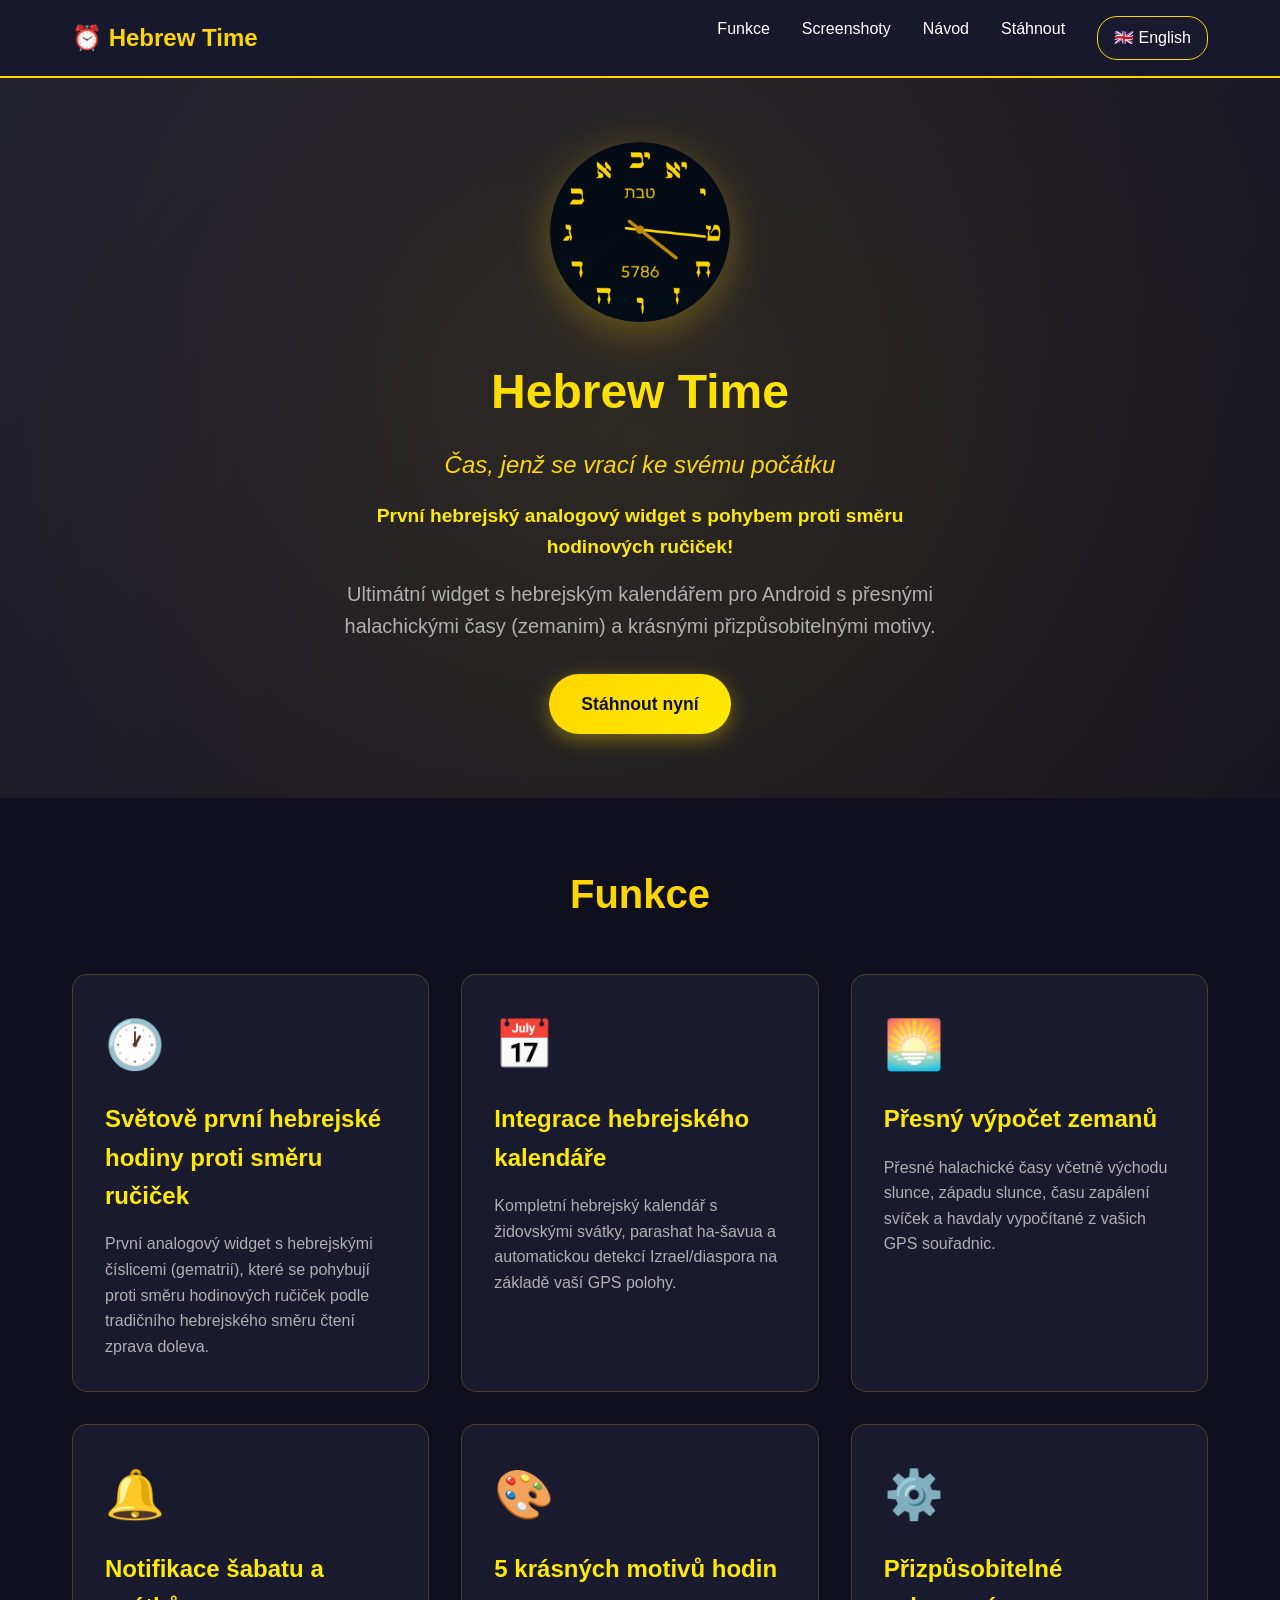
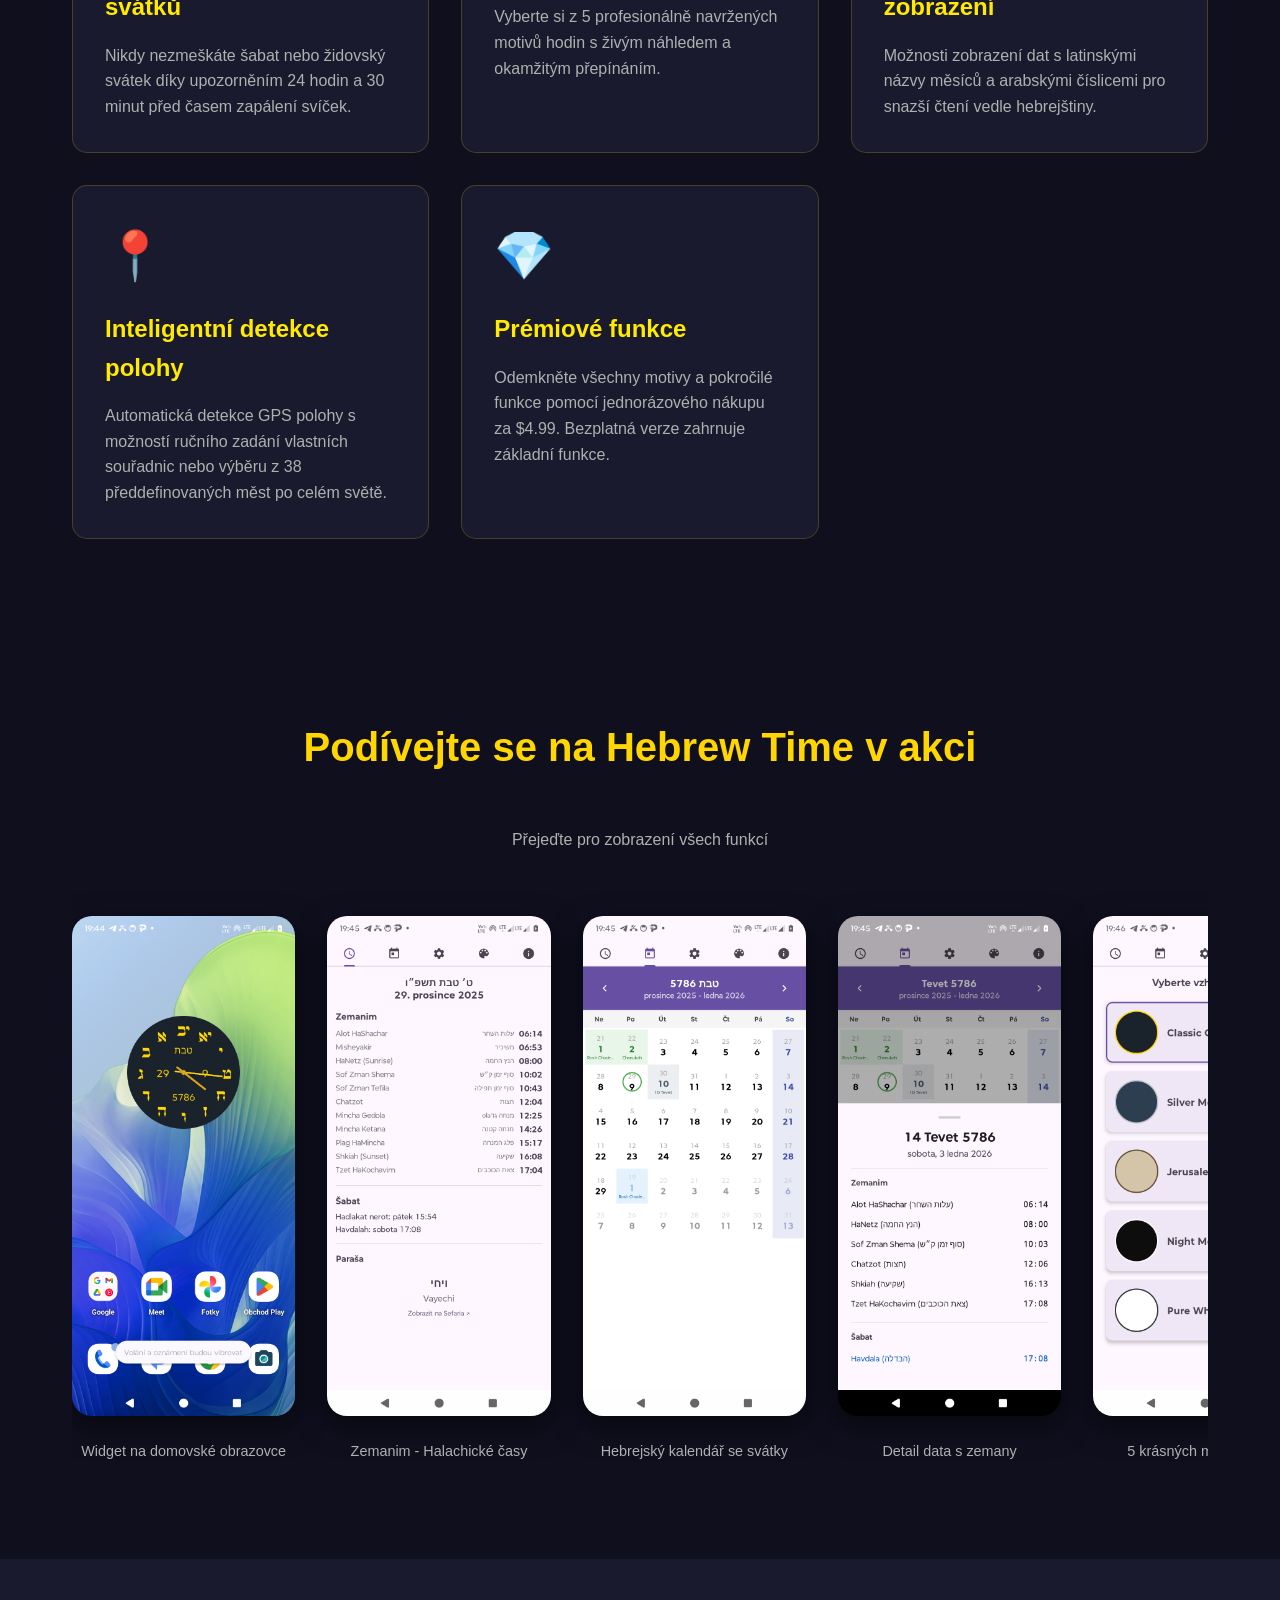
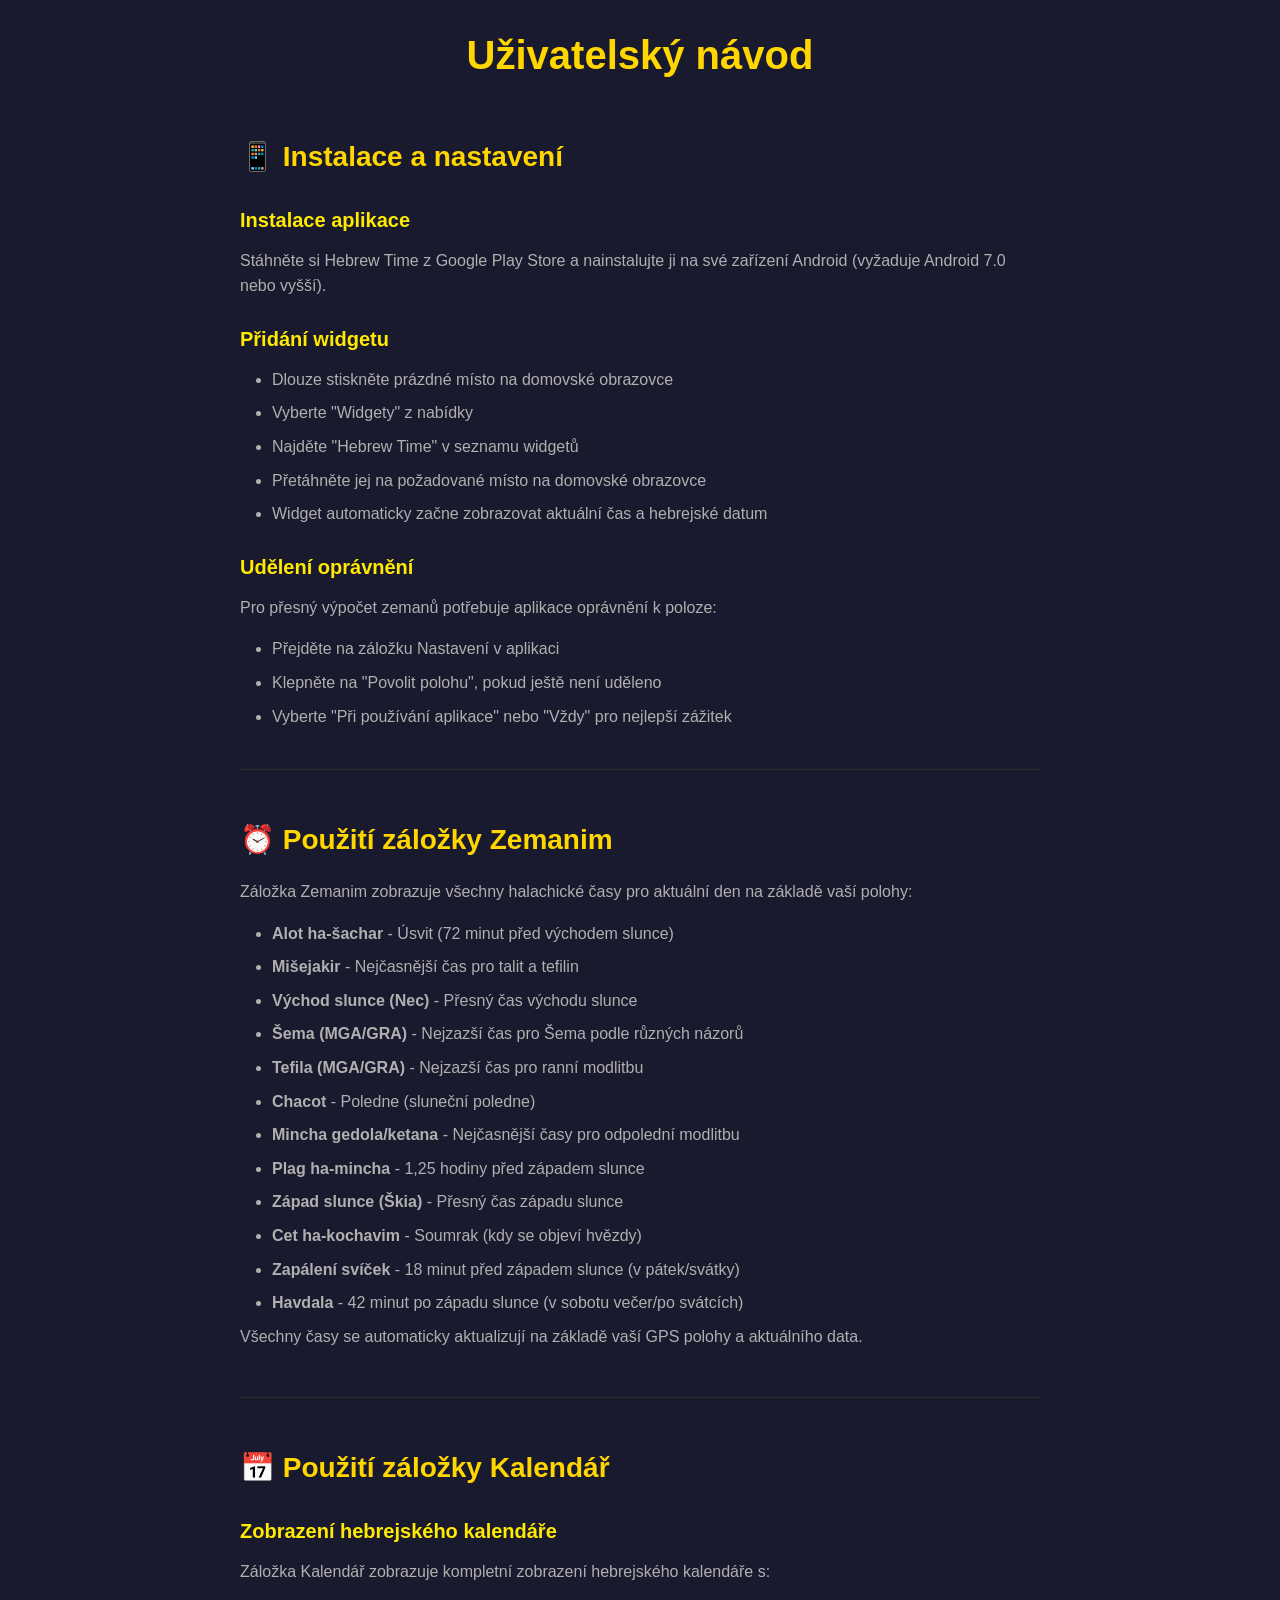
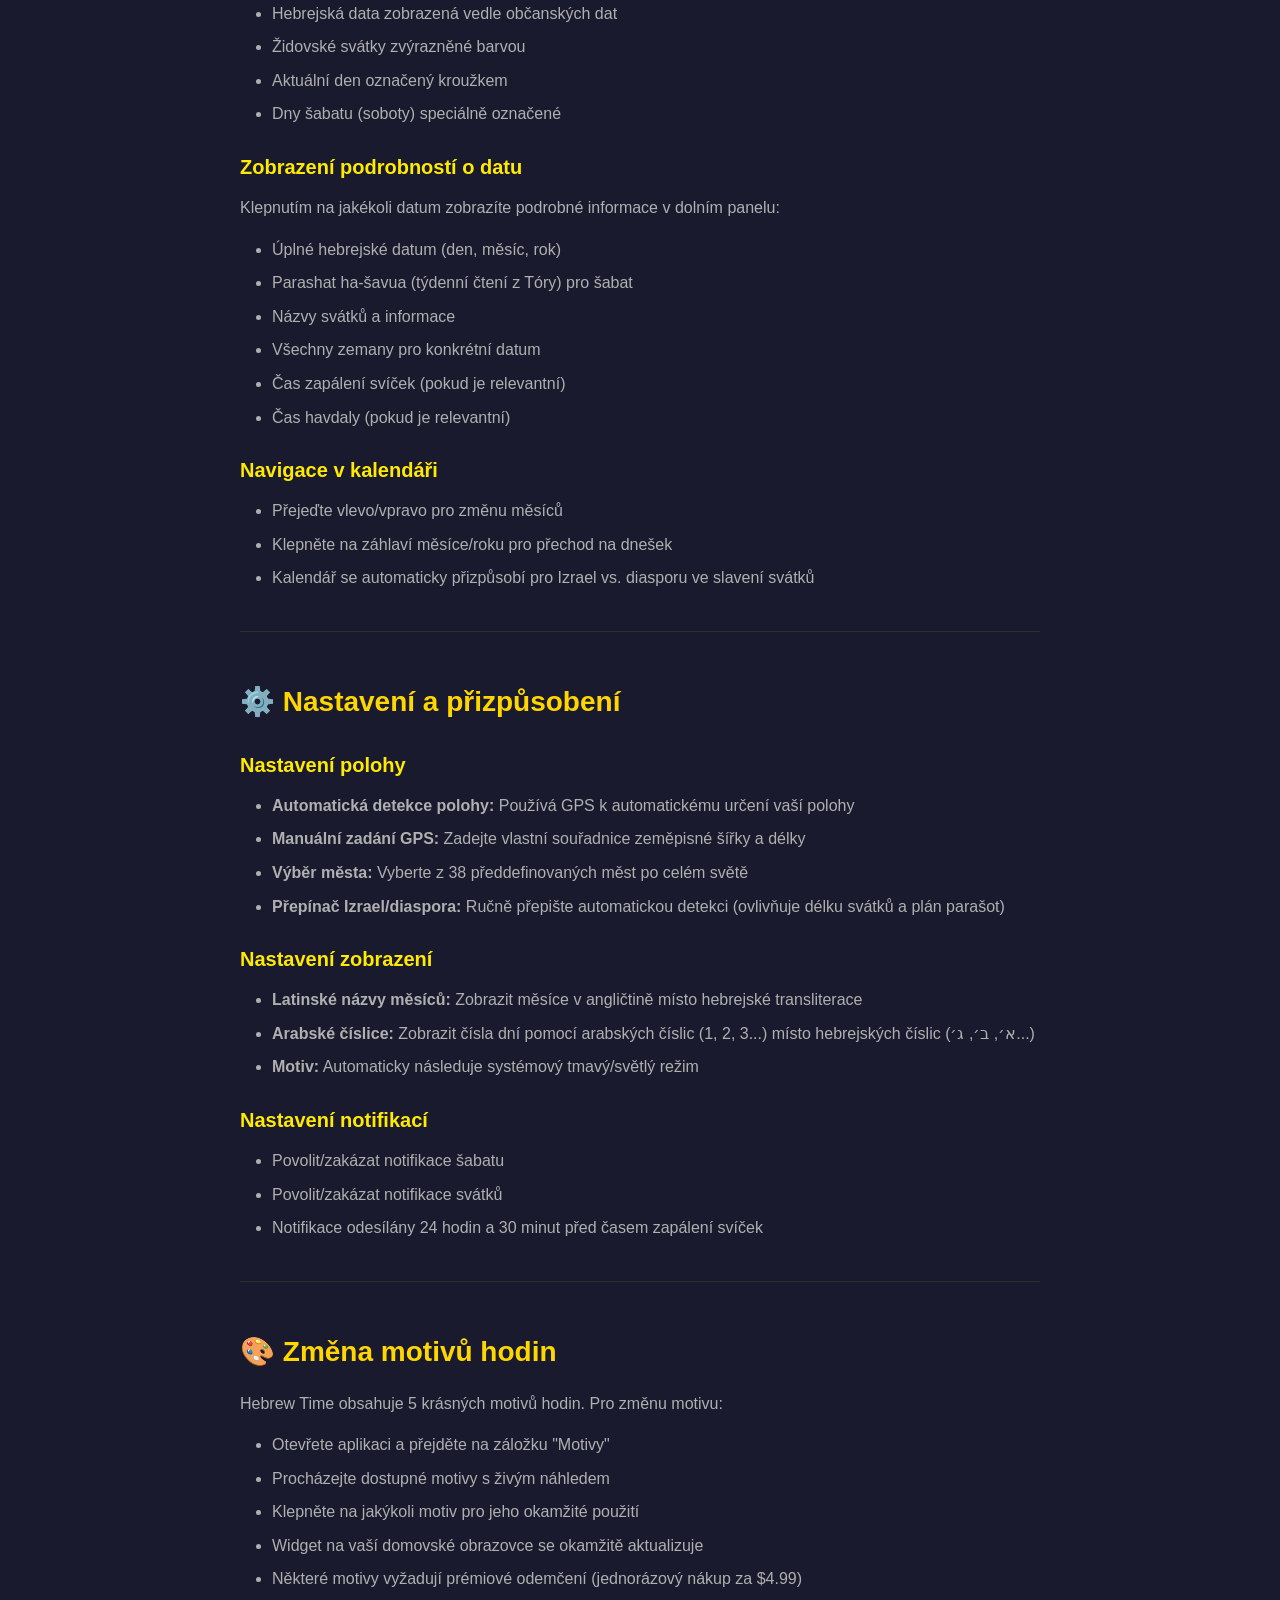
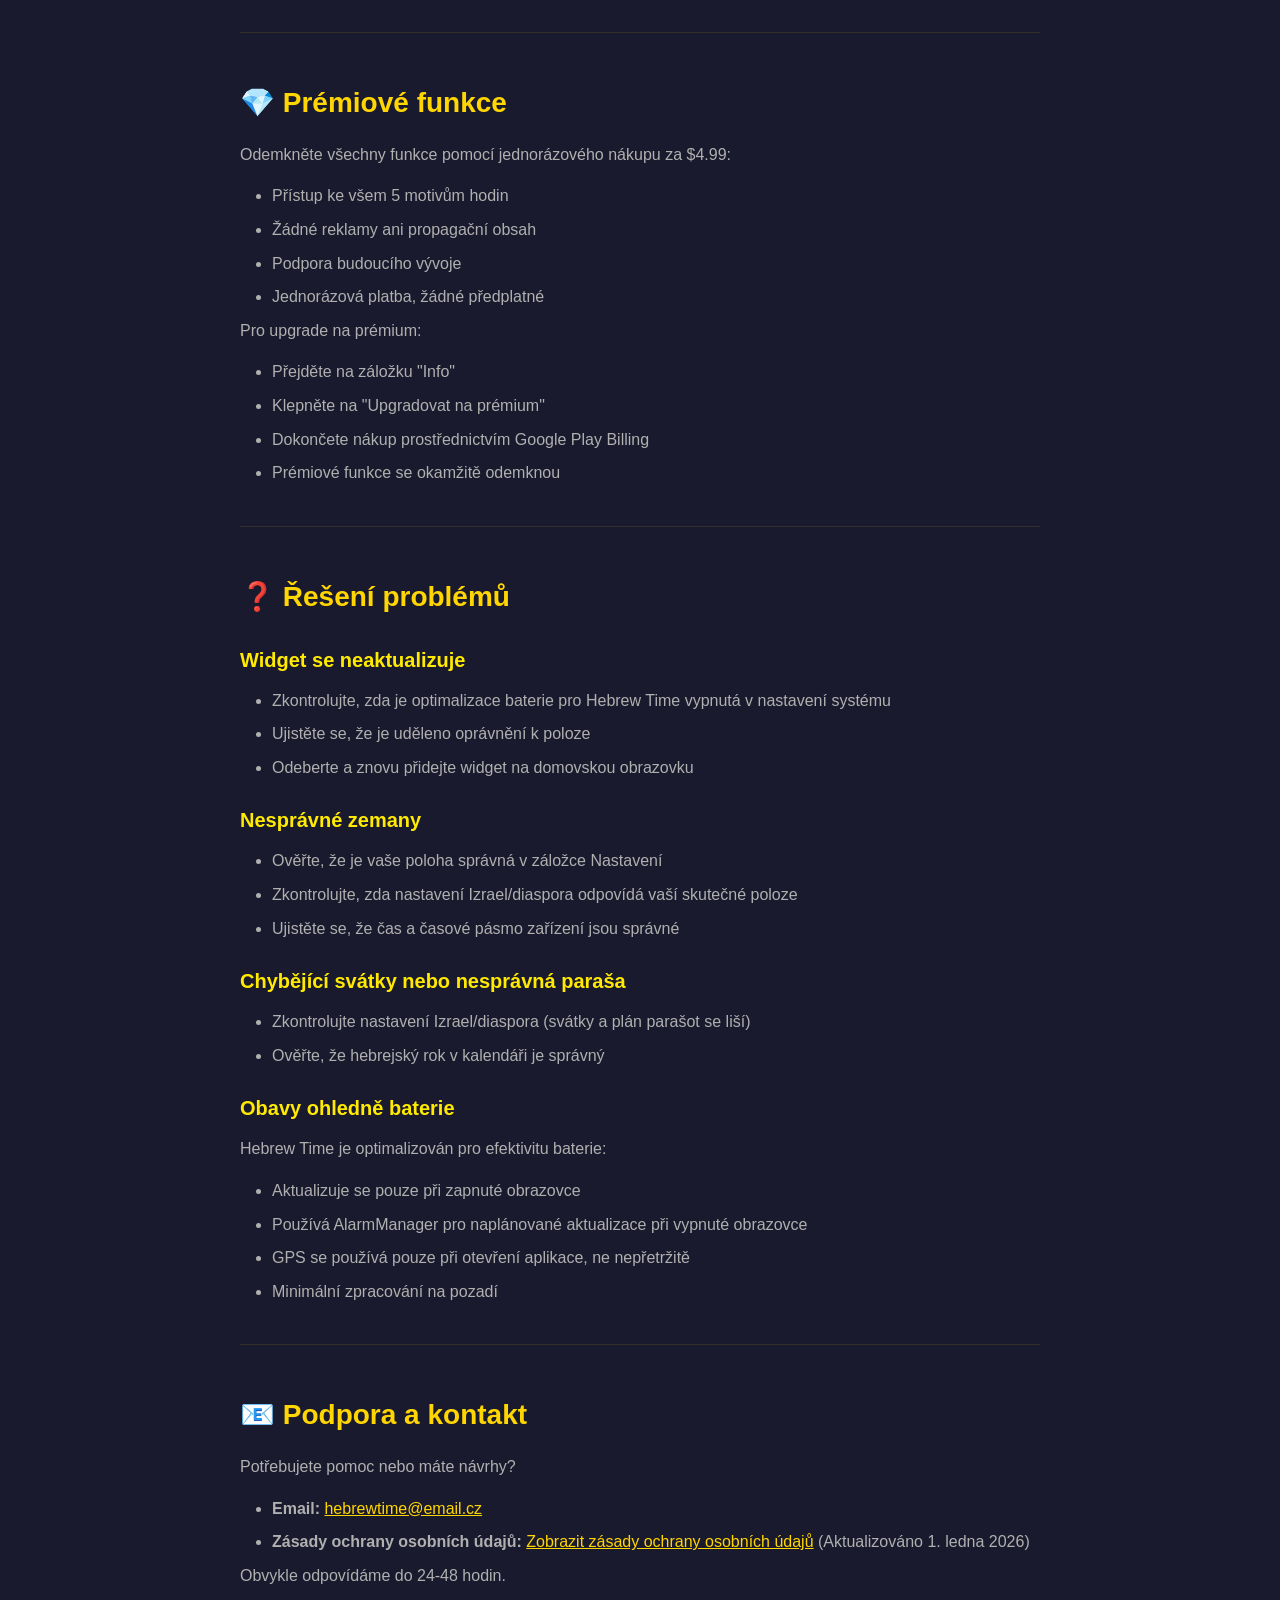
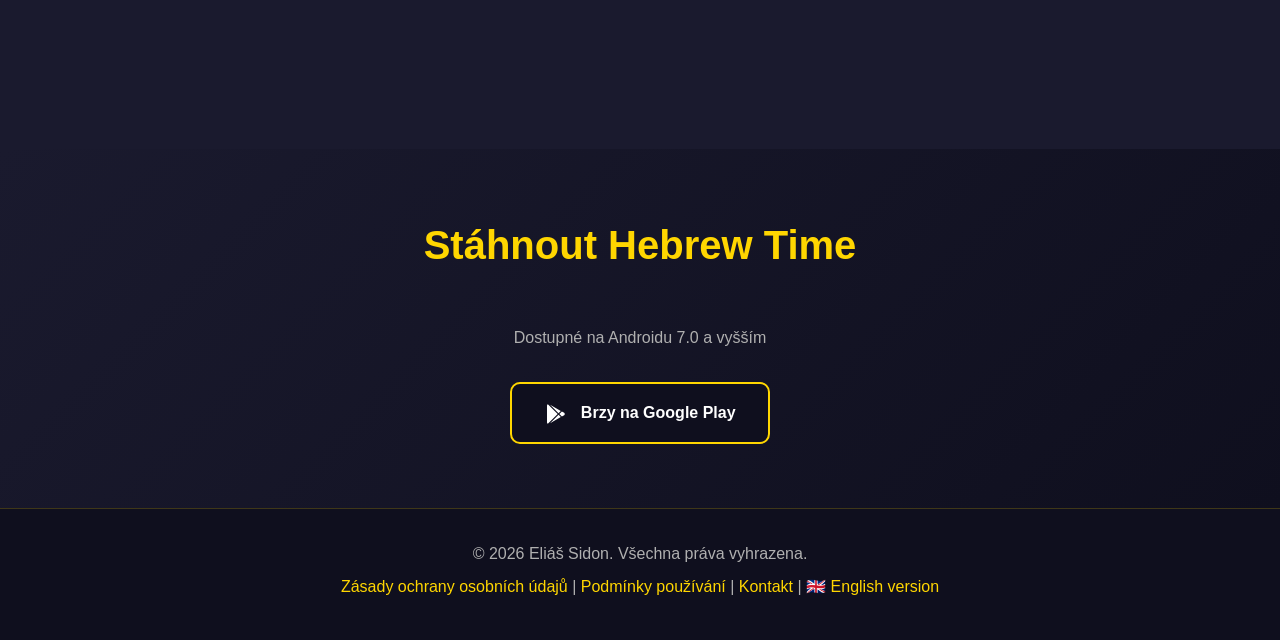
<file: index-cs.html>
<!DOCTYPE html>
<html lang="cs">
<head>
    <meta charset="UTF-8">
    <meta name="viewport" content="width=device-width, initial-scale=1.0">
    <meta name="description" content="Hebrew Time - Inovativní Android widget s hebrejským kalendářem, analogovými hodinami s hebrejskými číslicemi a přesnými halachickými časy (zemanim)">
    <meta name="keywords" content="Hebrejský kalendář, židovský kalendář, zemanim, halachické časy, hebrejský widget, Android, časy šabatu">
    <meta name="author" content="Eliáš Sidon">
    <title>Hebrew Time - Widget s hebrejským kalendářem pro Android</title>
    <style>
        * {
            margin: 0;
            padding: 0;
            box-sizing: border-box;
        }

        :root {
            --primary-color: #FFD600;
            --secondary-color: #FFEA00;
            --dark-bg: #1a1a2e;
            --darker-bg: #0f0f1e;
            --text-light: #ffffff;
            --text-gray: #b0b0b0;
            --accent-blue: #4169E1;
        }

        body {
            font-family: -apple-system, BlinkMacSystemFont, 'Segoe UI', Roboto, Oxygen, Ubuntu, Cantarell, sans-serif;
            line-height: 1.6;
            color: var(--text-light);
            background: var(--darker-bg);
        }

        /* Navigation */
        nav {
            background: rgba(26, 26, 46, 0.95);
            backdrop-filter: blur(10px);
            padding: 1rem 2rem;
            position: sticky;
            top: 0;
            z-index: 100;
            border-bottom: 2px solid var(--primary-color);
        }

        nav .container {
            max-width: 1200px;
            margin: 0 auto;
            display: flex;
            justify-content: space-between;
            align-items: center;
        }

        nav .logo {
            font-size: 1.5rem;
            font-weight: bold;
            color: var(--primary-color);
        }

        nav .nav-links {
            display: flex;
            gap: 2rem;
            list-style: none;
        }

        nav a {
            color: var(--text-light);
            text-decoration: none;
            transition: color 0.3s;
        }

        nav a:hover {
            color: var(--primary-color);
        }

        /* Language Switcher */
        .lang-switch {
            background: var(--dark-bg);
            padding: 0.5rem 1rem;
            border-radius: 20px;
            border: 1px solid var(--primary-color);
        }

        /* Hero Section */
        .hero {
            background: linear-gradient(135deg, var(--dark-bg) 0%, var(--darker-bg) 100%);
            padding: 4rem 2rem;
            text-align: center;
            position: relative;
            overflow: hidden;
        }

        .hero::before {
            content: '';
            position: absolute;
            top: -50%;
            left: -50%;
            width: 200%;
            height: 200%;
            background: radial-gradient(circle, rgba(255, 214, 0, 0.1) 0%, transparent 70%);
            animation: rotate 20s linear infinite;
        }

        @keyframes rotate {
            from { transform: rotate(0deg); }
            to { transform: rotate(360deg); }
        }

        .hero .container {
            max-width: 1200px;
            margin: 0 auto;
            position: relative;
            z-index: 1;
        }

        .hero-icon {
            width: 180px;
            height: 180px;
            margin: 0 auto 2rem;
            border-radius: 50%;
            overflow: hidden;
            box-shadow: 0 10px 40px rgba(255, 214, 0, 0.3);
        }

        .hero-icon img {
            width: 100%;
            height: 100%;
            object-fit: cover;
        }

        .hero h1 {
            font-size: 3rem;
            margin-bottom: 1rem;
            background: linear-gradient(135deg, var(--primary-color), var(--secondary-color));
            -webkit-background-clip: text;
            -webkit-text-fill-color: transparent;
            background-clip: text;
        }

        .hero p {
            font-size: 1.25rem;
            color: var(--text-gray);
            margin-bottom: 2rem;
            max-width: 600px;
            margin-left: auto;
            margin-right: auto;
        }

        .cta-button {
            display: inline-block;
            background: linear-gradient(135deg, var(--primary-color), var(--secondary-color));
            color: var(--darker-bg);
            padding: 1rem 2rem;
            border-radius: 50px;
            text-decoration: none;
            font-weight: bold;
            font-size: 1.1rem;
            transition: transform 0.3s, box-shadow 0.3s;
            box-shadow: 0 5px 20px rgba(255, 214, 0, 0.4);
        }

        .cta-button:hover {
            transform: translateY(-2px);
            box-shadow: 0 8px 30px rgba(255, 214, 0, 0.6);
        }

        /* Container */
        .container {
            max-width: 1200px;
            margin: 0 auto;
            padding: 0 2rem;
        }

        /* Section */
        section {
            padding: 4rem 2rem;
        }

        section h2 {
            font-size: 2.5rem;
            text-align: center;
            margin-bottom: 3rem;
            color: var(--primary-color);
        }

        /* Features Grid */
        .features-grid {
            display: grid;
            grid-template-columns: repeat(auto-fit, minmax(300px, 1fr));
            gap: 2rem;
            margin-bottom: 3rem;
        }

        .feature-card {
            background: var(--dark-bg);
            padding: 2rem;
            border-radius: 15px;
            border: 1px solid rgba(255, 214, 0, 0.2);
            transition: transform 0.3s, box-shadow 0.3s;
        }

        .feature-card:hover {
            transform: translateY(-5px);
            box-shadow: 0 10px 30px rgba(255, 214, 0, 0.2);
        }

        .feature-icon {
            font-size: 3rem;
            margin-bottom: 1rem;
        }

        .feature-card h3 {
            font-size: 1.5rem;
            margin-bottom: 1rem;
            color: var(--secondary-color);
        }

        .feature-card p {
            color: var(--text-gray);
        }

        /* User Guide Section */
        .guide-section {
            background: var(--dark-bg);
        }

        .guide-content {
            max-width: 800px;
            margin: 0 auto;
        }

        .guide-item {
            margin-bottom: 3rem;
            padding-bottom: 2rem;
            border-bottom: 1px solid rgba(255, 214, 0, 0.1);
        }

        .guide-item:last-child {
            border-bottom: none;
        }

        .guide-item h3 {
            font-size: 1.75rem;
            margin-bottom: 1rem;
            color: var(--primary-color);
        }

        .guide-item h4 {
            font-size: 1.25rem;
            margin: 1.5rem 0 0.75rem;
            color: var(--secondary-color);
        }

        .guide-item p {
            color: var(--text-gray);
            margin-bottom: 1rem;
        }

        .guide-item ul {
            margin-left: 2rem;
            color: var(--text-gray);
        }

        .guide-item ul li {
            margin-bottom: 0.5rem;
        }

        .guide-item code {
            background: var(--darker-bg);
            padding: 0.2rem 0.5rem;
            border-radius: 5px;
            color: var(--secondary-color);
            font-family: 'Courier New', monospace;
        }

        /* Download Section */
        .download-section {
            background: linear-gradient(135deg, var(--dark-bg) 0%, var(--darker-bg) 100%);
            text-align: center;
        }

        .download-badges {
            display: flex;
            justify-content: center;
            gap: 1rem;
            flex-wrap: wrap;
        }

        .badge {
            display: inline-block;
            padding: 1rem 2rem;
            background: var(--darker-bg);
            border: 2px solid var(--primary-color);
            border-radius: 10px;
            color: var(--text-light);
            text-decoration: none;
            transition: all 0.3s;
            font-weight: bold;
        }

        .badge:hover {
            background: var(--primary-color);
            color: var(--darker-bg);
        }

        /* Footer */
        footer {
            background: var(--darker-bg);
            padding: 2rem;
            text-align: center;
            border-top: 1px solid rgba(255, 214, 0, 0.2);
        }

        footer p {
            color: var(--text-gray);
            margin-bottom: 0.5rem;
        }

        footer a {
            color: var(--primary-color);
            text-decoration: none;
        }

        footer a:hover {
            text-decoration: underline;
        }

        /* Screenshots Section */
        .screenshots-section {
            background: var(--darker-bg);
        }

        .screenshots-container {
            display: flex;
            overflow-x: auto;
            gap: 2rem;
            padding: 2rem 0;
            scroll-snap-type: x mandatory;
            -webkit-overflow-scrolling: touch;
            scrollbar-width: thin;
            scrollbar-color: var(--primary-color) var(--dark-bg);
        }

        .screenshots-container::-webkit-scrollbar {
            height: 8px;
        }

        .screenshots-container::-webkit-scrollbar-track {
            background: var(--dark-bg);
            border-radius: 10px;
        }

        .screenshots-container::-webkit-scrollbar-thumb {
            background: var(--primary-color);
            border-radius: 10px;
        }

        .screenshot-item {
            flex: 0 0 auto;
            scroll-snap-align: center;
            text-align: center;
        }

        .screenshot-item img {
            height: 500px;
            width: auto;
            border-radius: 20px;
            box-shadow: 0 10px 30px rgba(0, 0, 0, 0.5);
            transition: transform 0.3s;
        }

        .screenshot-item img:hover {
            transform: scale(1.05);
        }

        .screenshot-caption {
            margin-top: 1rem;
            color: var(--text-gray);
            font-size: 0.9rem;
        }

        /* Mobile Menu */
        .mobile-menu-toggle {
            display: none;
            background: none;
            border: none;
            color: var(--text-light);
            font-size: 1.5rem;
            cursor: pointer;
            padding: 0.5rem;
        }

        .mobile-menu-toggle:hover {
            color: var(--primary-color);
        }

        /* Responsive */
        @media (max-width: 968px) {
            nav .container {
                flex-wrap: wrap;
            }

            nav .nav-links {
                display: none;
                width: 100%;
                flex-direction: column;
                gap: 0.5rem;
                padding: 1rem 0;
                text-align: center;
            }

            nav .nav-links.active {
                display: flex;
            }

            .mobile-menu-toggle {
                display: block;
            }

            .lang-switch {
                margin-left: auto;
            }
        }

        @media (max-width: 768px) {
            nav {
                padding: 1rem;
            }

            .hero {
                padding: 3rem 1rem;
            }

            .hero h1 {
                font-size: 2rem;
            }

            .hero p {
                font-size: 1rem;
            }

            .hero p.slogan {
                font-size: 1.2rem;
            }

            .hero-icon {
                width: 120px;
                height: 120px;
            }

            section {
                padding: 3rem 1rem;
            }

            section h2 {
                font-size: 1.75rem;
            }

            .features-grid {
                grid-template-columns: 1fr;
                gap: 1.5rem;
            }

            .screenshot-item img {
                height: 350px;
            }

            .guide-item h3 {
                font-size: 1.5rem;
            }

            .guide-item h4 {
                font-size: 1.1rem;
            }

            .container {
                padding: 0 1rem;
            }
        }

        @media (max-width: 480px) {
            .hero h1 {
                font-size: 1.75rem;
            }

            .hero p.slogan {
                font-size: 1rem;
            }

            section h2 {
                font-size: 1.5rem;
            }

            .screenshot-item img {
                height: 300px;
            }

            .cta-button {
                padding: 0.875rem 1.5rem;
                font-size: 1rem;
            }

            .feature-icon {
                font-size: 2.5rem;
            }

            nav .logo {
                font-size: 1.25rem;
            }
        }
    </style>
</head>
<body>
    <!-- Navigation -->
    <nav>
        <div class="container">
            <div class="logo">⏰ Hebrew Time</div>
            <button class="mobile-menu-toggle" aria-label="Přepnout menu">☰</button>
            <ul class="nav-links" id="navLinks">
                <li><a href="#funkce">Funkce</a></li>
                <li><a href="#screenshoty">Screenshoty</a></li>
                <li><a href="#navod">Návod</a></li>
                <li><a href="#stahnout">Stáhnout</a></li>
                <li class="lang-switch"><a href="index.html">🇬🇧 English</a></li>
            </ul>
        </div>
    </nav>

    <!-- Hero Section -->
    <section class="hero">
        <div class="container">
            <div class="hero-icon">
                <img src="assets/logo.png" alt="Hebrew Time Logo">
            </div>
            <h1>Hebrew Time</h1>
            <p class="slogan" style="font-size: 1.5rem; font-style: italic; color: var(--primary-color); margin-bottom: 1rem;">Čas, jenž se vrací ke svému počátku</p>
            <p style="font-size: 1.2rem; font-weight: bold; color: var(--secondary-color); margin-bottom: 1rem;">První hebrejský analogový widget s pohybem proti směru hodinových ručiček!</p>
            <p>Ultimátní widget s hebrejským kalendářem pro Android s přesnými halachickými časy (zemanim) a krásnými přizpůsobitelnými motivy.</p>
            <a href="#stahnout" class="cta-button">Stáhnout nyní</a>
        </div>
    </section>

    <!-- Features Section -->
    <section id="funkce">
        <div class="container">
            <h2>Funkce</h2>
            <div class="features-grid">
                <div class="feature-card">
                    <div class="feature-icon">🕐</div>
                    <h3>Světově první hebrejské hodiny proti směru ručiček</h3>
                    <p>První analogový widget s hebrejskými číslicemi (gematrií), které se pohybují proti směru hodinových ručiček podle tradičního hebrejského směru čtení zprava doleva.</p>
                </div>

                <div class="feature-card">
                    <div class="feature-icon">📅</div>
                    <h3>Integrace hebrejského kalendáře</h3>
                    <p>Kompletní hebrejský kalendář s židovskými svátky, parashat ha-šavua a automatickou detekcí Izrael/diaspora na základě vaší GPS polohy.</p>
                </div>

                <div class="feature-card">
                    <div class="feature-icon">🌅</div>
                    <h3>Přesný výpočet zemanů</h3>
                    <p>Přesné halachické časy včetně východu slunce, západu slunce, času zapálení svíček a havdaly vypočítané z vašich GPS souřadnic.</p>
                </div>

                <div class="feature-card">
                    <div class="feature-icon">🔔</div>
                    <h3>Notifikace šabatu a svátků</h3>
                    <p>Nikdy nezmeškáte šabat nebo židovský svátek díky upozorněním 24 hodin a 30 minut před časem zapálení svíček.</p>
                </div>

                <div class="feature-card">
                    <div class="feature-icon">🎨</div>
                    <h3>5 krásných motivů hodin</h3>
                    <p>Vyberte si z 5 profesionálně navržených motivů hodin s živým náhledem a okamžitým přepínáním.</p>
                </div>

                <div class="feature-card">
                    <div class="feature-icon">⚙️</div>
                    <h3>Přizpůsobitelné zobrazení</h3>
                    <p>Možnosti zobrazení dat s latinskými názvy měsíců a arabskými číslicemi pro snazší čtení vedle hebrejštiny.</p>
                </div>

                <div class="feature-card">
                    <div class="feature-icon">📍</div>
                    <h3>Inteligentní detekce polohy</h3>
                    <p>Automatická detekce GPS polohy s možností ručního zadání vlastních souřadnic nebo výběru z 38 předdefinovaných měst po celém světě.</p>
                </div>

                <div class="feature-card">
                    <div class="feature-icon">💎</div>
                    <h3>Prémiové funkce</h3>
                    <p>Odemkněte všechny motivy a pokročilé funkce pomocí jednorázového nákupu za $4.99. Bezplatná verze zahrnuje základní funkce.</p>
                </div>
            </div>
        </div>
    </section>

    <!-- Screenshots Section -->
    <section id="screenshoty" class="screenshots-section">
        <div class="container">
            <h2>Podívejte se na Hebrew Time v akci</h2>
            <p style="text-align: center; color: var(--text-gray); margin-bottom: 2rem;">Přejeďte pro zobrazení všech funkcí</p>
            <div class="screenshots-container">
                <div class="screenshot-item">
                    <img src="assets/hebrewtime/Screenshot_20251229-194459.png" alt="Hebrew Time Widget na domovské obrazovce">
                    <p class="screenshot-caption">Widget na domovské obrazovce</p>
                </div>
                <div class="screenshot-item">
                    <img src="assets/hebrewtime/Screenshot_20251229-194509.png" alt="Zemanim - Halachické časy">
                    <p class="screenshot-caption">Zemanim - Halachické časy</p>
                </div>
                <div class="screenshot-item">
                    <img src="assets/hebrewtime/Screenshot_20251229-194522.png" alt="Hebrejský kalendář se svátky">
                    <p class="screenshot-caption">Hebrejský kalendář se svátky</p>
                </div>
                <div class="screenshot-item">
                    <img src="assets/hebrewtime/Screenshot_20251229-194552.png" alt="Detail data kalendáře">
                    <p class="screenshot-caption">Detail data s zemany</p>
                </div>
                <div class="screenshot-item">
                    <img src="assets/hebrewtime/Screenshot_20251229-194610.png" alt="5 motivů hodin na výběr">
                    <p class="screenshot-caption">5 krásných motivů hodin</p>
                </div>
                <div class="screenshot-item">
                    <img src="assets/hebrewtime/Screenshot_20251229-194818.png" alt="Zobrazení Hebrew Time Widgetu">
                    <p class="screenshot-caption">Hodiny běžící proti směru ručiček</p>
                </div>
            </div>
        </div>
    </section>

    <!-- User Guide Section -->
    <section id="navod" class="guide-section">
        <div class="container">
            <h2>Uživatelský návod</h2>
            <div class="guide-content">

                <div class="guide-item">
                    <h3>📱 Instalace a nastavení</h3>
                    <h4>Instalace aplikace</h4>
                    <p>Stáhněte si Hebrew Time z Google Play Store a nainstalujte ji na své zařízení Android (vyžaduje Android 7.0 nebo vyšší).</p>

                    <h4>Přidání widgetu</h4>
                    <ul>
                        <li>Dlouze stiskněte prázdné místo na domovské obrazovce</li>
                        <li>Vyberte "Widgety" z nabídky</li>
                        <li>Najděte "Hebrew Time" v seznamu widgetů</li>
                        <li>Přetáhněte jej na požadované místo na domovské obrazovce</li>
                        <li>Widget automaticky začne zobrazovat aktuální čas a hebrejské datum</li>
                    </ul>

                    <h4>Udělení oprávnění</h4>
                    <p>Pro přesný výpočet zemanů potřebuje aplikace oprávnění k poloze:</p>
                    <ul>
                        <li>Přejděte na záložku Nastavení v aplikaci</li>
                        <li>Klepněte na "Povolit polohu", pokud ještě není uděleno</li>
                        <li>Vyberte "Při používání aplikace" nebo "Vždy" pro nejlepší zážitek</li>
                    </ul>
                </div>

                <div class="guide-item">
                    <h3>⏰ Použití záložky Zemanim</h3>
                    <p>Záložka Zemanim zobrazuje všechny halachické časy pro aktuální den na základě vaší polohy:</p>
                    <ul>
                        <li><strong>Alot ha-šachar</strong> - Úsvit (72 minut před východem slunce)</li>
                        <li><strong>Mišejakir</strong> - Nejčasnější čas pro talit a tefilin</li>
                        <li><strong>Východ slunce (Nec)</strong> - Přesný čas východu slunce</li>
                        <li><strong>Šema (MGA/GRA)</strong> - Nejzazší čas pro Šema podle různých názorů</li>
                        <li><strong>Tefila (MGA/GRA)</strong> - Nejzazší čas pro ranní modlitbu</li>
                        <li><strong>Chacot</strong> - Poledne (sluneční poledne)</li>
                        <li><strong>Mincha gedola/ketana</strong> - Nejčasnější časy pro odpolední modlitbu</li>
                        <li><strong>Plag ha-mincha</strong> - 1,25 hodiny před západem slunce</li>
                        <li><strong>Západ slunce (Škia)</strong> - Přesný čas západu slunce</li>
                        <li><strong>Cet ha-kochavim</strong> - Soumrak (kdy se objeví hvězdy)</li>
                        <li><strong>Zapálení svíček</strong> - 18 minut před západem slunce (v pátek/svátky)</li>
                        <li><strong>Havdala</strong> - 42 minut po západu slunce (v sobotu večer/po svátcích)</li>
                    </ul>
                    <p>Všechny časy se automaticky aktualizují na základě vaší GPS polohy a aktuálního data.</p>
                </div>

                <div class="guide-item">
                    <h3>📅 Použití záložky Kalendář</h3>
                    <h4>Zobrazení hebrejského kalendáře</h4>
                    <p>Záložka Kalendář zobrazuje kompletní zobrazení hebrejského kalendáře s:</p>
                    <ul>
                        <li>Hebrejská data zobrazená vedle občanských dat</li>
                        <li>Židovské svátky zvýrazněné barvou</li>
                        <li>Aktuální den označený kroužkem</li>
                        <li>Dny šabatu (soboty) speciálně označené</li>
                    </ul>

                    <h4>Zobrazení podrobností o datu</h4>
                    <p>Klepnutím na jakékoli datum zobrazíte podrobné informace v dolním panelu:</p>
                    <ul>
                        <li>Úplné hebrejské datum (den, měsíc, rok)</li>
                        <li>Parashat ha-šavua (týdenní čtení z Tóry) pro šabat</li>
                        <li>Názvy svátků a informace</li>
                        <li>Všechny zemany pro konkrétní datum</li>
                        <li>Čas zapálení svíček (pokud je relevantní)</li>
                        <li>Čas havdaly (pokud je relevantní)</li>
                    </ul>

                    <h4>Navigace v kalendáři</h4>
                    <ul>
                        <li>Přejeďte vlevo/vpravo pro změnu měsíců</li>
                        <li>Klepněte na záhlaví měsíce/roku pro přechod na dnešek</li>
                        <li>Kalendář se automaticky přizpůsobí pro Izrael vs. diasporu ve slavení svátků</li>
                    </ul>
                </div>

                <div class="guide-item">
                    <h3>⚙️ Nastavení a přizpůsobení</h3>
                    <h4>Nastavení polohy</h4>
                    <ul>
                        <li><strong>Automatická detekce polohy:</strong> Používá GPS k automatickému určení vaší polohy</li>
                        <li><strong>Manuální zadání GPS:</strong> Zadejte vlastní souřadnice zeměpisné šířky a délky</li>
                        <li><strong>Výběr města:</strong> Vyberte z 38 předdefinovaných měst po celém světě</li>
                        <li><strong>Přepínač Izrael/diaspora:</strong> Ručně přepište automatickou detekci (ovlivňuje délku svátků a plán parašot)</li>
                    </ul>

                    <h4>Nastavení zobrazení</h4>
                    <ul>
                        <li><strong>Latinské názvy měsíců:</strong> Zobrazit měsíce v angličtině místo hebrejské transliterace</li>
                        <li><strong>Arabské číslice:</strong> Zobrazit čísla dní pomocí arabských číslic (1, 2, 3...) místo hebrejských číslic (א׳, ב׳, ג׳...)</li>
                        <li><strong>Motiv:</strong> Automaticky následuje systémový tmavý/světlý režim</li>
                    </ul>

                    <h4>Nastavení notifikací</h4>
                    <ul>
                        <li>Povolit/zakázat notifikace šabatu</li>
                        <li>Povolit/zakázat notifikace svátků</li>
                        <li>Notifikace odesílány 24 hodin a 30 minut před časem zapálení svíček</li>
                    </ul>
                </div>

                <div class="guide-item">
                    <h3>🎨 Změna motivů hodin</h3>
                    <p>Hebrew Time obsahuje 5 krásných motivů hodin. Pro změnu motivu:</p>
                    <ul>
                        <li>Otevřete aplikaci a přejděte na záložku "Motivy"</li>
                        <li>Procházejte dostupné motivy s živým náhledem</li>
                        <li>Klepněte na jakýkoli motiv pro jeho okamžité použití</li>
                        <li>Widget na vaší domovské obrazovce se okamžitě aktualizuje</li>
                        <li>Některé motivy vyžadují prémiové odemčení (jednorázový nákup za $4.99)</li>
                    </ul>
                </div>

                <div class="guide-item">
                    <h3>💎 Prémiové funkce</h3>
                    <p>Odemkněte všechny funkce pomocí jednorázového nákupu za $4.99:</p>
                    <ul>
                        <li>Přístup ke všem 5 motivům hodin</li>
                        <li>Žádné reklamy ani propagační obsah</li>
                        <li>Podpora budoucího vývoje</li>
                        <li>Jednorázová platba, žádné předplatné</li>
                    </ul>
                    <p>Pro upgrade na prémium:</p>
                    <ul>
                        <li>Přejděte na záložku "Info"</li>
                        <li>Klepněte na "Upgradovat na prémium"</li>
                        <li>Dokončete nákup prostřednictvím Google Play Billing</li>
                        <li>Prémiové funkce se okamžitě odemknou</li>
                    </ul>
                </div>

                <div class="guide-item">
                    <h3>❓ Řešení problémů</h3>
                    <h4>Widget se neaktualizuje</h4>
                    <ul>
                        <li>Zkontrolujte, zda je optimalizace baterie pro Hebrew Time vypnutá v nastavení systému</li>
                        <li>Ujistěte se, že je uděleno oprávnění k poloze</li>
                        <li>Odeberte a znovu přidejte widget na domovskou obrazovku</li>
                    </ul>

                    <h4>Nesprávné zemany</h4>
                    <ul>
                        <li>Ověřte, že je vaše poloha správná v záložce Nastavení</li>
                        <li>Zkontrolujte, zda nastavení Izrael/diaspora odpovídá vaší skutečné poloze</li>
                        <li>Ujistěte se, že čas a časové pásmo zařízení jsou správné</li>
                    </ul>

                    <h4>Chybějící svátky nebo nesprávná paraša</h4>
                    <ul>
                        <li>Zkontrolujte nastavení Izrael/diaspora (svátky a plán parašot se liší)</li>
                        <li>Ověřte, že hebrejský rok v kalendáři je správný</li>
                    </ul>

                    <h4>Obavy ohledně baterie</h4>
                    <p>Hebrew Time je optimalizován pro efektivitu baterie:</p>
                    <ul>
                        <li>Aktualizuje se pouze při zapnuté obrazovce</li>
                        <li>Používá AlarmManager pro naplánované aktualizace při vypnuté obrazovce</li>
                        <li>GPS se používá pouze při otevření aplikace, ne nepřetržitě</li>
                        <li>Minimální zpracování na pozadí</li>
                    </ul>
                </div>

                <div class="guide-item">
                    <h3>📧 Podpora a kontakt</h3>
                    <p>Potřebujete pomoc nebo máte návrhy?</p>
                    <ul>
                        <li><strong>Email:</strong> <a href="mailto:hebrewtime@email.cz" style="color: var(--primary-color);">hebrewtime@email.cz</a></li>
                        <li><strong>Zásady ochrany osobních údajů:</strong> <a href="privacy-policy.html" style="color: var(--primary-color);">Zobrazit zásady ochrany osobních údajů</a> (Aktualizováno 1. ledna 2026)</li>
                    </ul>
                    <p>Obvykle odpovídáme do 24-48 hodin.</p>
                </div>
            </div>
        </div>
    </section>

    <!-- Download Section -->
    <section id="stahnout" class="download-section">
        <div class="container">
            <h2>Stáhnout Hebrew Time</h2>
            <p style="color: var(--text-gray); margin-bottom: 2rem;">Dostupné na Androidu 7.0 a vyšším</p>
            <div class="download-badges">
                <a href="#" class="badge">
                    <svg width="24" height="24" style="vertical-align: middle; margin-right: 8px;" viewBox="0 0 24 24" fill="currentColor">
                        <path d="M3,20.5V3.5C3,2.91 3.34,2.39 3.84,2.15L13.69,12L3.84,21.85C3.34,21.6 3,21.09 3,20.5M16.81,15.12L6.05,21.34L14.54,12.85L16.81,15.12M20.16,10.81C20.5,11.08 20.75,11.5 20.75,12C20.75,12.5 20.53,12.9 20.18,13.18L17.89,14.5L15.39,12L17.89,9.5L20.16,10.81M6.05,2.66L16.81,8.88L14.54,11.15L6.05,2.66Z"/>
                    </svg>
                    Brzy na Google Play
                </a>
            </div>
        </div>
    </section>

    <!-- Footer -->
    <footer>
        <div class="container">
            <p>&copy; 2026 Eliáš Sidon. Všechna práva vyhrazena.</p>
            <p>
                <a href="privacy-policy.html">Zásady ochrany osobních údajů</a> |
                <a href="podminky-uzivani.html">Podmínky používání</a> |
                <a href="mailto:hebrewtime@email.cz">Kontakt</a> |
                <a href="index.html">🇬🇧 English version</a>
            </p>
        </div>
    </footer>

    <script>
        // Mobile menu toggle
        const mobileMenuToggle = document.querySelector('.mobile-menu-toggle');
        const navLinks = document.getElementById('navLinks');

        mobileMenuToggle.addEventListener('click', () => {
            navLinks.classList.toggle('active');
        });

        // Close mobile menu when clicking on a link
        const menuLinks = navLinks.querySelectorAll('a');
        menuLinks.forEach(link => {
            link.addEventListener('click', () => {
                navLinks.classList.remove('active');
            });
        });

        // Close mobile menu when clicking outside
        document.addEventListener('click', (e) => {
            if (!e.target.closest('nav')) {
                navLinks.classList.remove('active');
            }
        });
    </script>
</body>
</html>
</file>
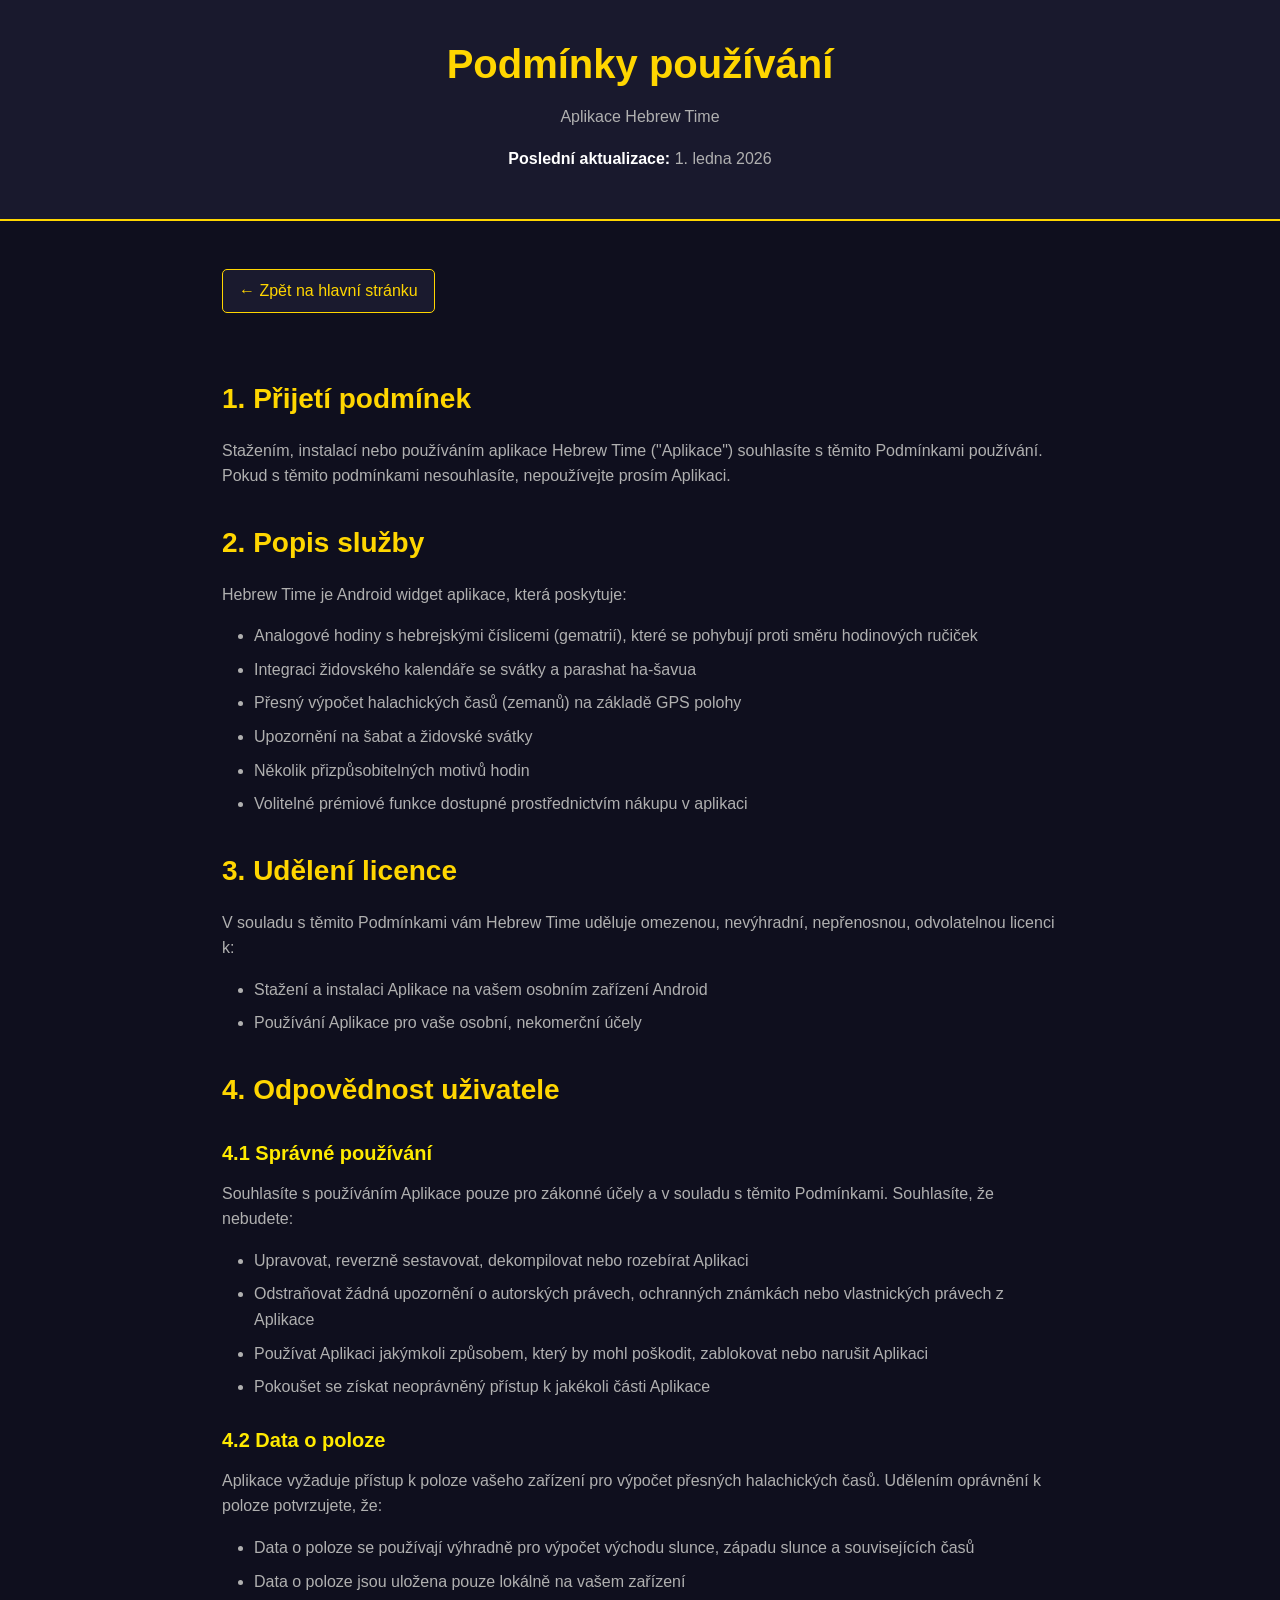
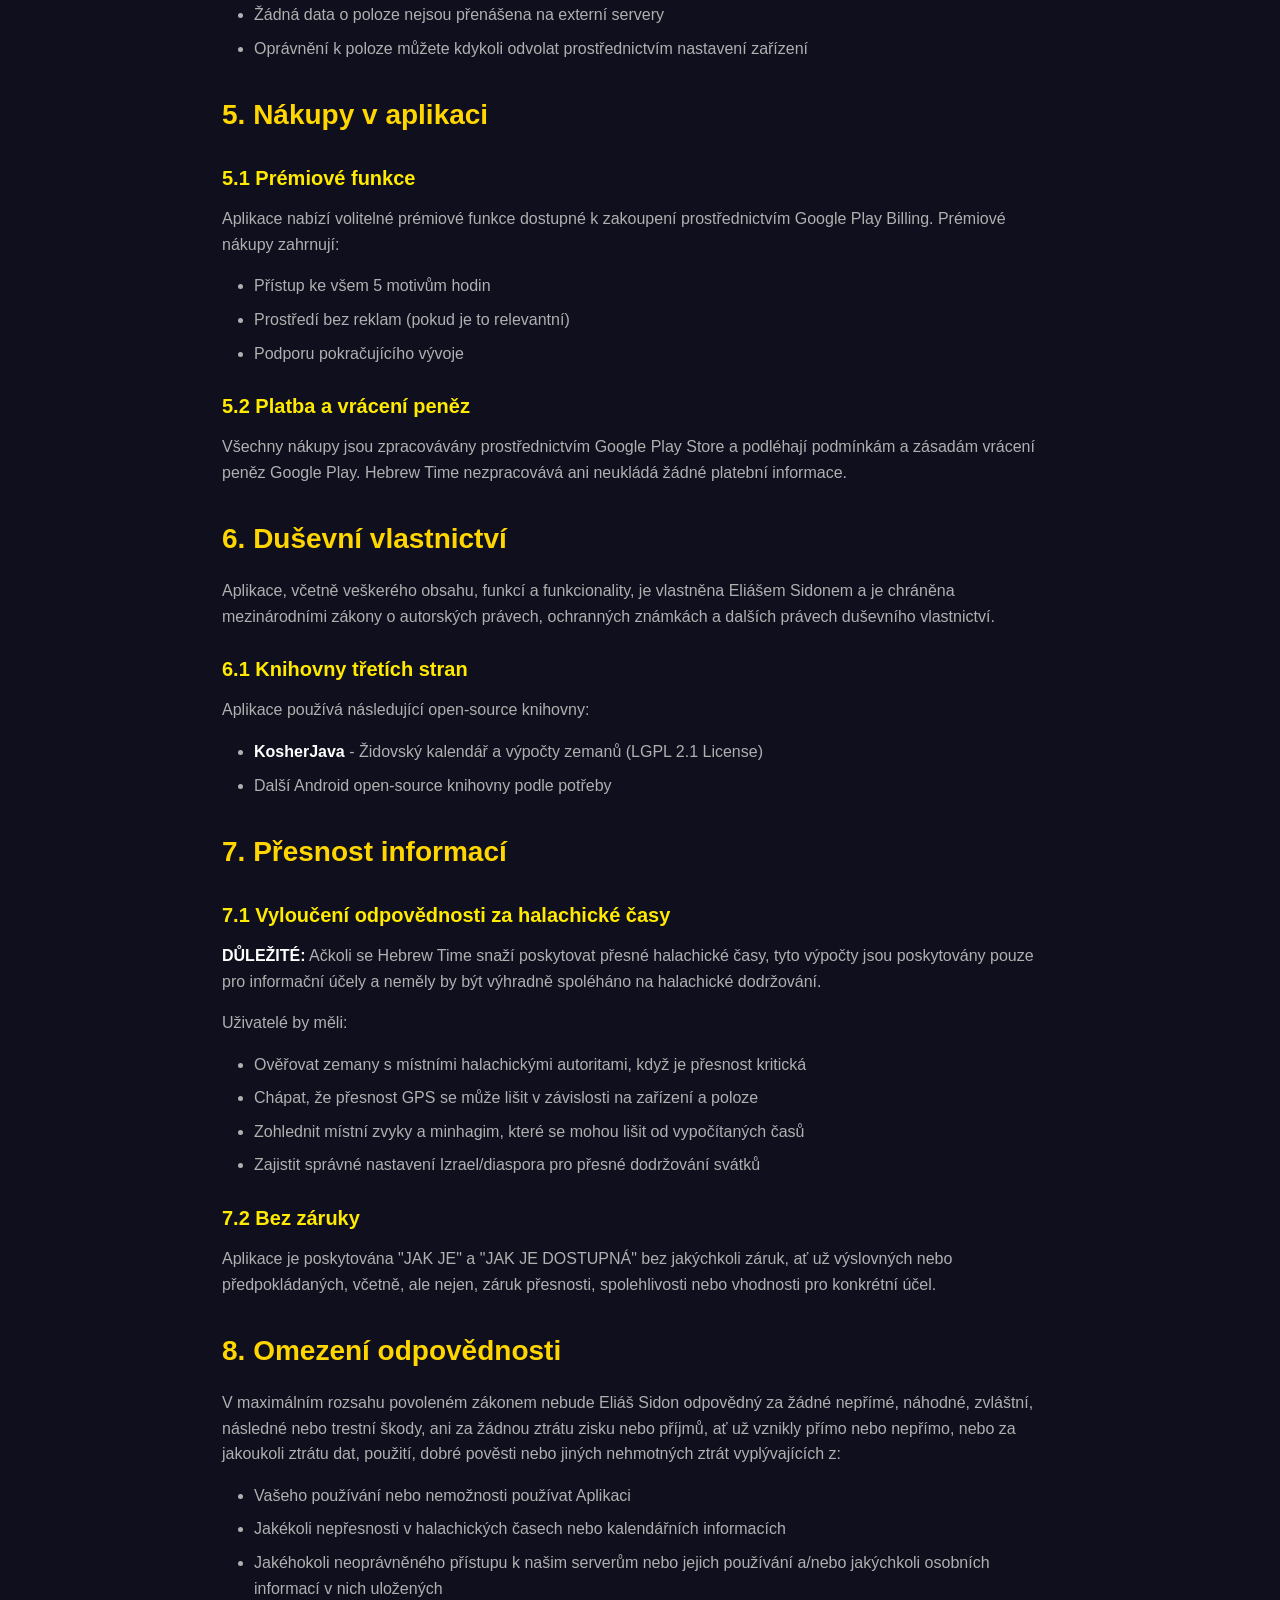
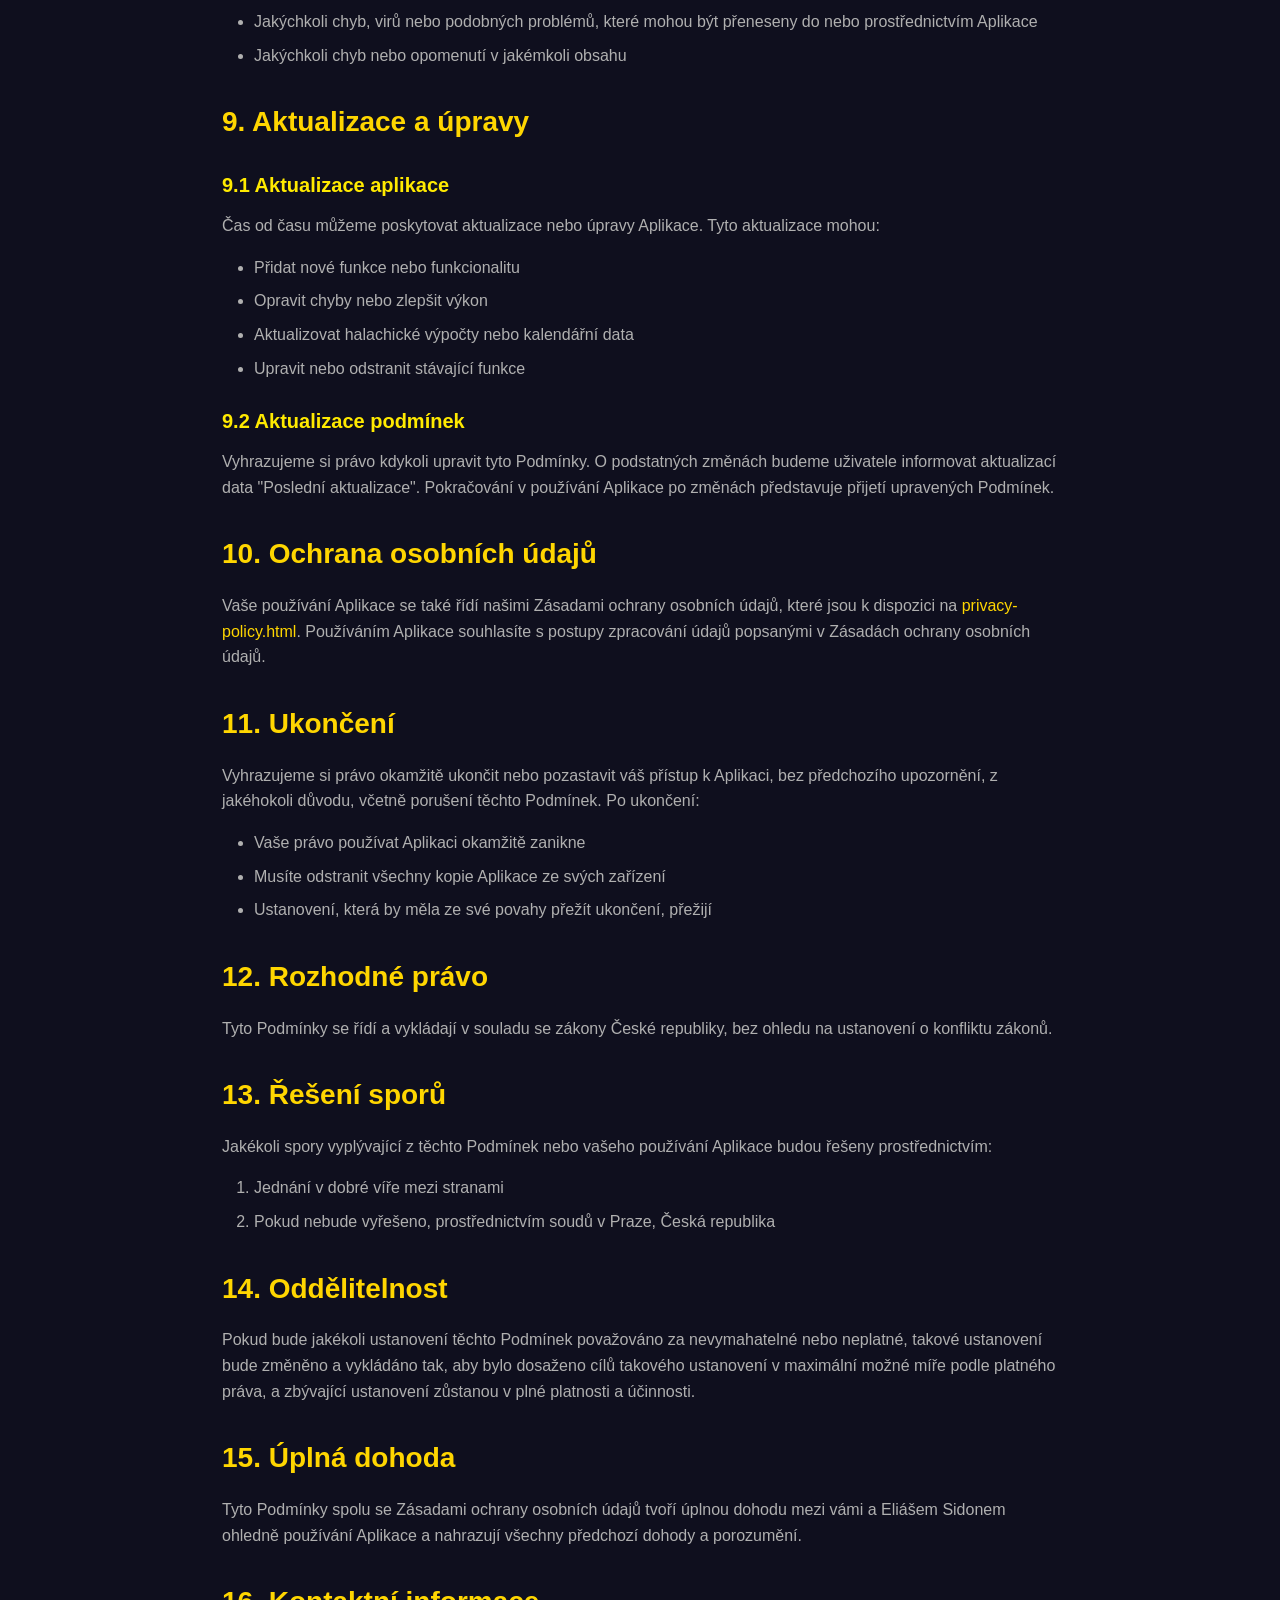
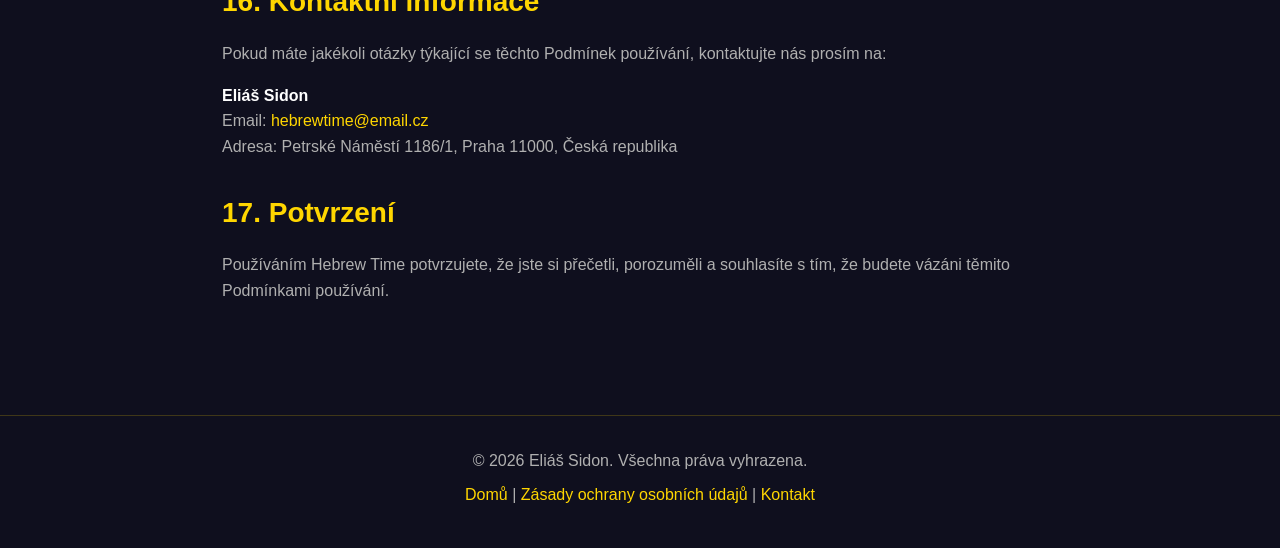
<file: podminky-uzivani.html>
<!DOCTYPE html>
<html lang="cs">
<head>
    <meta charset="UTF-8">
    <meta name="viewport" content="width=device-width, initial-scale=1.0">
    <meta name="description" content="Podmínky používání pro Hebrew Time - Android widget aplikace">
    <title>Podmínky používání - Hebrew Time</title>
    <style>
        * {
            margin: 0;
            padding: 0;
            box-sizing: border-box;
        }

        :root {
            --primary-color: #FFD600;
            --secondary-color: #FFEA00;
            --dark-bg: #1a1a2e;
            --darker-bg: #0f0f1e;
            --text-light: #ffffff;
            --text-gray: #b0b0b0;
        }

        body {
            font-family: -apple-system, BlinkMacSystemFont, 'Segoe UI', Roboto, Oxygen, Ubuntu, Cantarell, sans-serif;
            line-height: 1.6;
            color: var(--text-light);
            background: var(--darker-bg);
        }

        header {
            background: rgba(26, 26, 46, 0.95);
            padding: 2rem;
            text-align: center;
            border-bottom: 2px solid var(--primary-color);
        }

        header h1 {
            font-size: 2.5rem;
            color: var(--primary-color);
            margin-bottom: 0.5rem;
        }

        header p {
            color: var(--text-gray);
        }

        .container {
            max-width: 900px;
            margin: 0 auto;
            padding: 3rem 2rem;
        }

        h2 {
            font-size: 1.75rem;
            color: var(--primary-color);
            margin: 2rem 0 1rem;
        }

        h3 {
            font-size: 1.25rem;
            color: var(--secondary-color);
            margin: 1.5rem 0 0.75rem;
        }

        p {
            margin-bottom: 1rem;
            color: var(--text-gray);
        }

        ul, ol {
            margin: 1rem 0 1rem 2rem;
            color: var(--text-gray);
        }

        li {
            margin-bottom: 0.5rem;
        }

        strong {
            color: var(--text-light);
        }

        a {
            color: var(--primary-color);
            text-decoration: none;
        }

        a:hover {
            text-decoration: underline;
        }

        .back-link {
            display: inline-block;
            margin-bottom: 2rem;
            padding: 0.5rem 1rem;
            background: var(--dark-bg);
            border-radius: 5px;
            border: 1px solid var(--primary-color);
        }

        footer {
            background: var(--darker-bg);
            padding: 2rem;
            text-align: center;
            border-top: 1px solid rgba(255, 214, 0, 0.2);
            margin-top: 3rem;
        }

        footer p {
            color: var(--text-gray);
            margin-bottom: 0.5rem;
        }

        @media (max-width: 768px) {
            header h1 {
                font-size: 2rem;
            }

            .container {
                padding: 2rem 1rem;
            }

            h2 {
                font-size: 1.5rem;
            }

            h3 {
                font-size: 1.1rem;
            }
        }
    </style>
</head>
<body>
    <header>
        <h1>Podmínky používání</h1>
        <p>Aplikace Hebrew Time</p>
        <p><strong>Poslední aktualizace:</strong> 1. ledna 2026</p>
    </header>

    <div class="container">
        <a href="index-cs.html" class="back-link">← Zpět na hlavní stránku</a>

        <h2>1. Přijetí podmínek</h2>
        <p>Stažením, instalací nebo používáním aplikace Hebrew Time ("Aplikace") souhlasíte s těmito Podmínkami používání. Pokud s těmito podmínkami nesouhlasíte, nepoužívejte prosím Aplikaci.</p>

        <h2>2. Popis služby</h2>
        <p>Hebrew Time je Android widget aplikace, která poskytuje:</p>
        <ul>
            <li>Analogové hodiny s hebrejskými číslicemi (gematrií), které se pohybují proti směru hodinových ručiček</li>
            <li>Integraci židovského kalendáře se svátky a parashat ha-šavua</li>
            <li>Přesný výpočet halachických časů (zemanů) na základě GPS polohy</li>
            <li>Upozornění na šabat a židovské svátky</li>
            <li>Několik přizpůsobitelných motivů hodin</li>
            <li>Volitelné prémiové funkce dostupné prostřednictvím nákupu v aplikaci</li>
        </ul>

        <h2>3. Udělení licence</h2>
        <p>V souladu s těmito Podmínkami vám Hebrew Time uděluje omezenou, nevýhradní, nepřenosnou, odvolatelnou licenci k:</p>
        <ul>
            <li>Stažení a instalaci Aplikace na vašem osobním zařízení Android</li>
            <li>Používání Aplikace pro vaše osobní, nekomerční účely</li>
        </ul>

        <h2>4. Odpovědnost uživatele</h2>
        <h3>4.1 Správné používání</h3>
        <p>Souhlasíte s používáním Aplikace pouze pro zákonné účely a v souladu s těmito Podmínkami. Souhlasíte, že nebudete:</p>
        <ul>
            <li>Upravovat, reverzně sestavovat, dekompilovat nebo rozebírat Aplikaci</li>
            <li>Odstraňovat žádná upozornění o autorských právech, ochranných známkách nebo vlastnických právech z Aplikace</li>
            <li>Používat Aplikaci jakýmkoli způsobem, který by mohl poškodit, zablokovat nebo narušit Aplikaci</li>
            <li>Pokoušet se získat neoprávněný přístup k jakékoli části Aplikace</li>
        </ul>

        <h3>4.2 Data o poloze</h3>
        <p>Aplikace vyžaduje přístup k poloze vašeho zařízení pro výpočet přesných halachických časů. Udělením oprávnění k poloze potvrzujete, že:</p>
        <ul>
            <li>Data o poloze se používají výhradně pro výpočet východu slunce, západu slunce a souvisejících časů</li>
            <li>Data o poloze jsou uložena pouze lokálně na vašem zařízení</li>
            <li>Žádná data o poloze nejsou přenášena na externí servery</li>
            <li>Oprávnění k poloze můžete kdykoli odvolat prostřednictvím nastavení zařízení</li>
        </ul>

        <h2>5. Nákupy v aplikaci</h2>
        <h3>5.1 Prémiové funkce</h3>
        <p>Aplikace nabízí volitelné prémiové funkce dostupné k zakoupení prostřednictvím Google Play Billing. Prémiové nákupy zahrnují:</p>
        <ul>
            <li>Přístup ke všem 5 motivům hodin</li>
            <li>Prostředí bez reklam (pokud je to relevantní)</li>
            <li>Podporu pokračujícího vývoje</li>
        </ul>

        <h3>5.2 Platba a vrácení peněz</h3>
        <p>Všechny nákupy jsou zpracovávány prostřednictvím Google Play Store a podléhají podmínkám a zásadám vrácení peněz Google Play. Hebrew Time nezpracovává ani neukládá žádné platební informace.</p>

        <h2>6. Duševní vlastnictví</h2>
        <p>Aplikace, včetně veškerého obsahu, funkcí a funkcionality, je vlastněna Eliášem Sidonem a je chráněna mezinárodními zákony o autorských právech, ochranných známkách a dalších právech duševního vlastnictví.</p>

        <h3>6.1 Knihovny třetích stran</h3>
        <p>Aplikace používá následující open-source knihovny:</p>
        <ul>
            <li><strong>KosherJava</strong> - Židovský kalendář a výpočty zemanů (LGPL 2.1 License)</li>
            <li>Další Android open-source knihovny podle potřeby</li>
        </ul>

        <h2>7. Přesnost informací</h2>
        <h3>7.1 Vyloučení odpovědnosti za halachické časy</h3>
        <p><strong>DŮLEŽITÉ:</strong> Ačkoli se Hebrew Time snaží poskytovat přesné halachické časy, tyto výpočty jsou poskytovány pouze pro informační účely a neměly by být výhradně spoléháno na halachické dodržování.</p>
        <p>Uživatelé by měli:</p>
        <ul>
            <li>Ověřovat zemany s místními halachickými autoritami, když je přesnost kritická</li>
            <li>Chápat, že přesnost GPS se může lišit v závislosti na zařízení a poloze</li>
            <li>Zohlednit místní zvyky a minhagim, které se mohou lišit od vypočítaných časů</li>
            <li>Zajistit správné nastavení Izrael/diaspora pro přesné dodržování svátků</li>
        </ul>

        <h3>7.2 Bez záruky</h3>
        <p>Aplikace je poskytována "JAK JE" a "JAK JE DOSTUPNÁ" bez jakýchkoli záruk, ať už výslovných nebo předpokládaných, včetně, ale nejen, záruk přesnosti, spolehlivosti nebo vhodnosti pro konkrétní účel.</p>

        <h2>8. Omezení odpovědnosti</h2>
        <p>V maximálním rozsahu povoleném zákonem nebude Eliáš Sidon odpovědný za žádné nepřímé, náhodné, zvláštní, následné nebo trestní škody, ani za žádnou ztrátu zisku nebo příjmů, ať už vznikly přímo nebo nepřímo, nebo za jakoukoli ztrátu dat, použití, dobré pověsti nebo jiných nehmotných ztrát vyplývajících z:</p>
        <ul>
            <li>Vašeho používání nebo nemožnosti používat Aplikaci</li>
            <li>Jakékoli nepřesnosti v halachických časech nebo kalendářních informacích</li>
            <li>Jakéhokoli neoprávněného přístupu k našim serverům nebo jejich používání a/nebo jakýchkoli osobních informací v nich uložených</li>
            <li>Jakýchkoli chyb, virů nebo podobných problémů, které mohou být přeneseny do nebo prostřednictvím Aplikace</li>
            <li>Jakýchkoli chyb nebo opomenutí v jakémkoli obsahu</li>
        </ul>

        <h2>9. Aktualizace a úpravy</h2>
        <h3>9.1 Aktualizace aplikace</h3>
        <p>Čas od času můžeme poskytovat aktualizace nebo úpravy Aplikace. Tyto aktualizace mohou:</p>
        <ul>
            <li>Přidat nové funkce nebo funkcionalitu</li>
            <li>Opravit chyby nebo zlepšit výkon</li>
            <li>Aktualizovat halachické výpočty nebo kalendářní data</li>
            <li>Upravit nebo odstranit stávající funkce</li>
        </ul>

        <h3>9.2 Aktualizace podmínek</h3>
        <p>Vyhrazujeme si právo kdykoli upravit tyto Podmínky. O podstatných změnách budeme uživatele informovat aktualizací data "Poslední aktualizace". Pokračování v používání Aplikace po změnách představuje přijetí upravených Podmínek.</p>

        <h2>10. Ochrana osobních údajů</h2>
        <p>Vaše používání Aplikace se také řídí našimi Zásadami ochrany osobních údajů, které jsou k dispozici na <a href="privacy-policy.html">privacy-policy.html</a>. Používáním Aplikace souhlasíte s postupy zpracování údajů popsanými v Zásadách ochrany osobních údajů.</p>

        <h2>11. Ukončení</h2>
        <p>Vyhrazujeme si právo okamžitě ukončit nebo pozastavit váš přístup k Aplikaci, bez předchozího upozornění, z jakéhokoli důvodu, včetně porušení těchto Podmínek. Po ukončení:</p>
        <ul>
            <li>Vaše právo používat Aplikaci okamžitě zanikne</li>
            <li>Musíte odstranit všechny kopie Aplikace ze svých zařízení</li>
            <li>Ustanovení, která by měla ze své povahy přežít ukončení, přežijí</li>
        </ul>

        <h2>12. Rozhodné právo</h2>
        <p>Tyto Podmínky se řídí a vykládají v souladu se zákony České republiky, bez ohledu na ustanovení o konfliktu zákonů.</p>

        <h2>13. Řešení sporů</h2>
        <p>Jakékoli spory vyplývající z těchto Podmínek nebo vašeho používání Aplikace budou řešeny prostřednictvím:</p>
        <ol>
            <li>Jednání v dobré víře mezi stranami</li>
            <li>Pokud nebude vyřešeno, prostřednictvím soudů v Praze, Česká republika</li>
        </ol>

        <h2>14. Oddělitelnost</h2>
        <p>Pokud bude jakékoli ustanovení těchto Podmínek považováno za nevymahatelné nebo neplatné, takové ustanovení bude změněno a vykládáno tak, aby bylo dosaženo cílů takového ustanovení v maximální možné míře podle platného práva, a zbývající ustanovení zůstanou v plné platnosti a účinnosti.</p>

        <h2>15. Úplná dohoda</h2>
        <p>Tyto Podmínky spolu se Zásadami ochrany osobních údajů tvoří úplnou dohodu mezi vámi a Eliášem Sidonem ohledně používání Aplikace a nahrazují všechny předchozí dohody a porozumění.</p>

        <h2>16. Kontaktní informace</h2>
        <p>Pokud máte jakékoli otázky týkající se těchto Podmínek používání, kontaktujte nás prosím na:</p>
        <p>
            <strong>Eliáš Sidon</strong><br>
            Email: <a href="mailto:hebrewtime@email.cz">hebrewtime@email.cz</a><br>
            Adresa: Petrské Náměstí 1186/1, Praha 11000, Česká republika
        </p>

        <h2>17. Potvrzení</h2>
        <p>Používáním Hebrew Time potvrzujete, že jste si přečetli, porozuměli a souhlasíte s tím, že budete vázáni těmito Podmínkami používání.</p>
    </div>

    <footer>
        <p>&copy; 2026 Eliáš Sidon. Všechna práva vyhrazena.</p>
        <p>
            <a href="index-cs.html">Domů</a> |
            <a href="privacy-policy.html">Zásady ochrany osobních údajů</a> |
            <a href="mailto:hebrewtime@email.cz">Kontakt</a>
        </p>
    </footer>
</body>
</html>
</file>
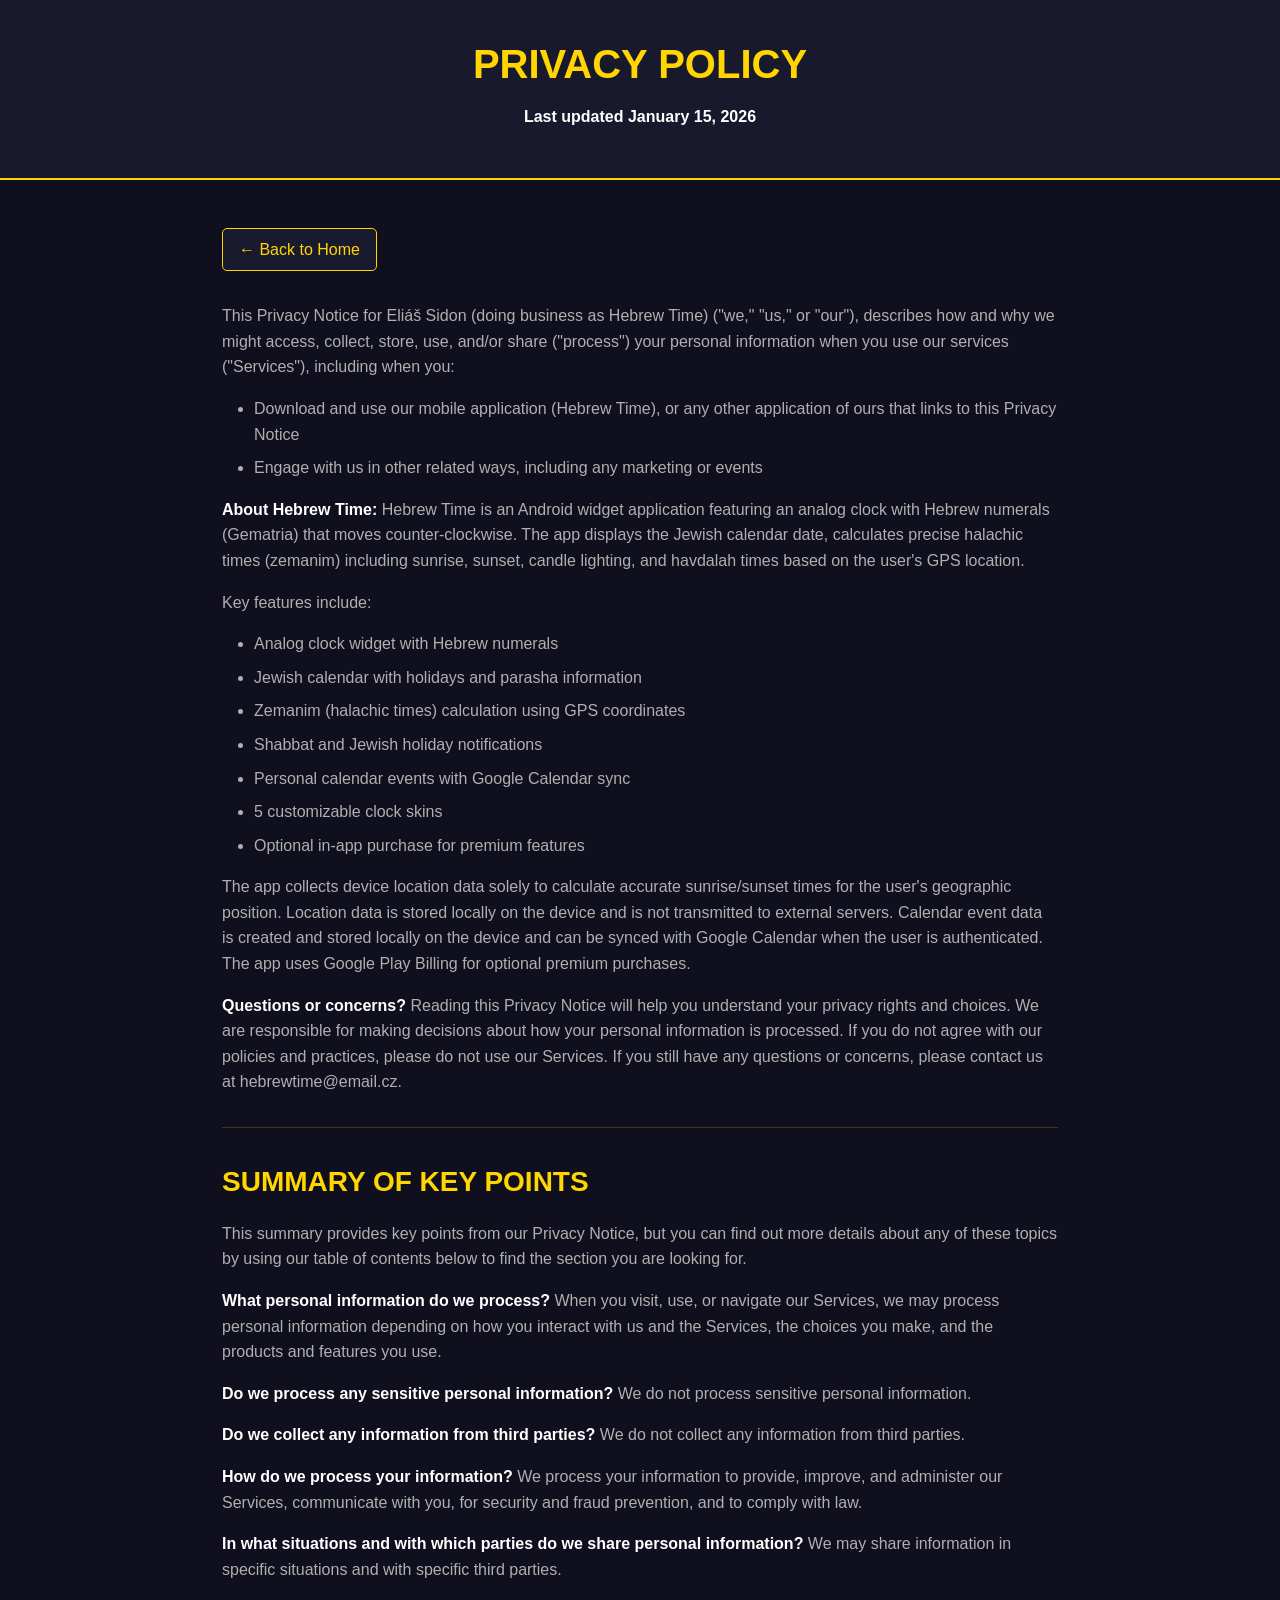
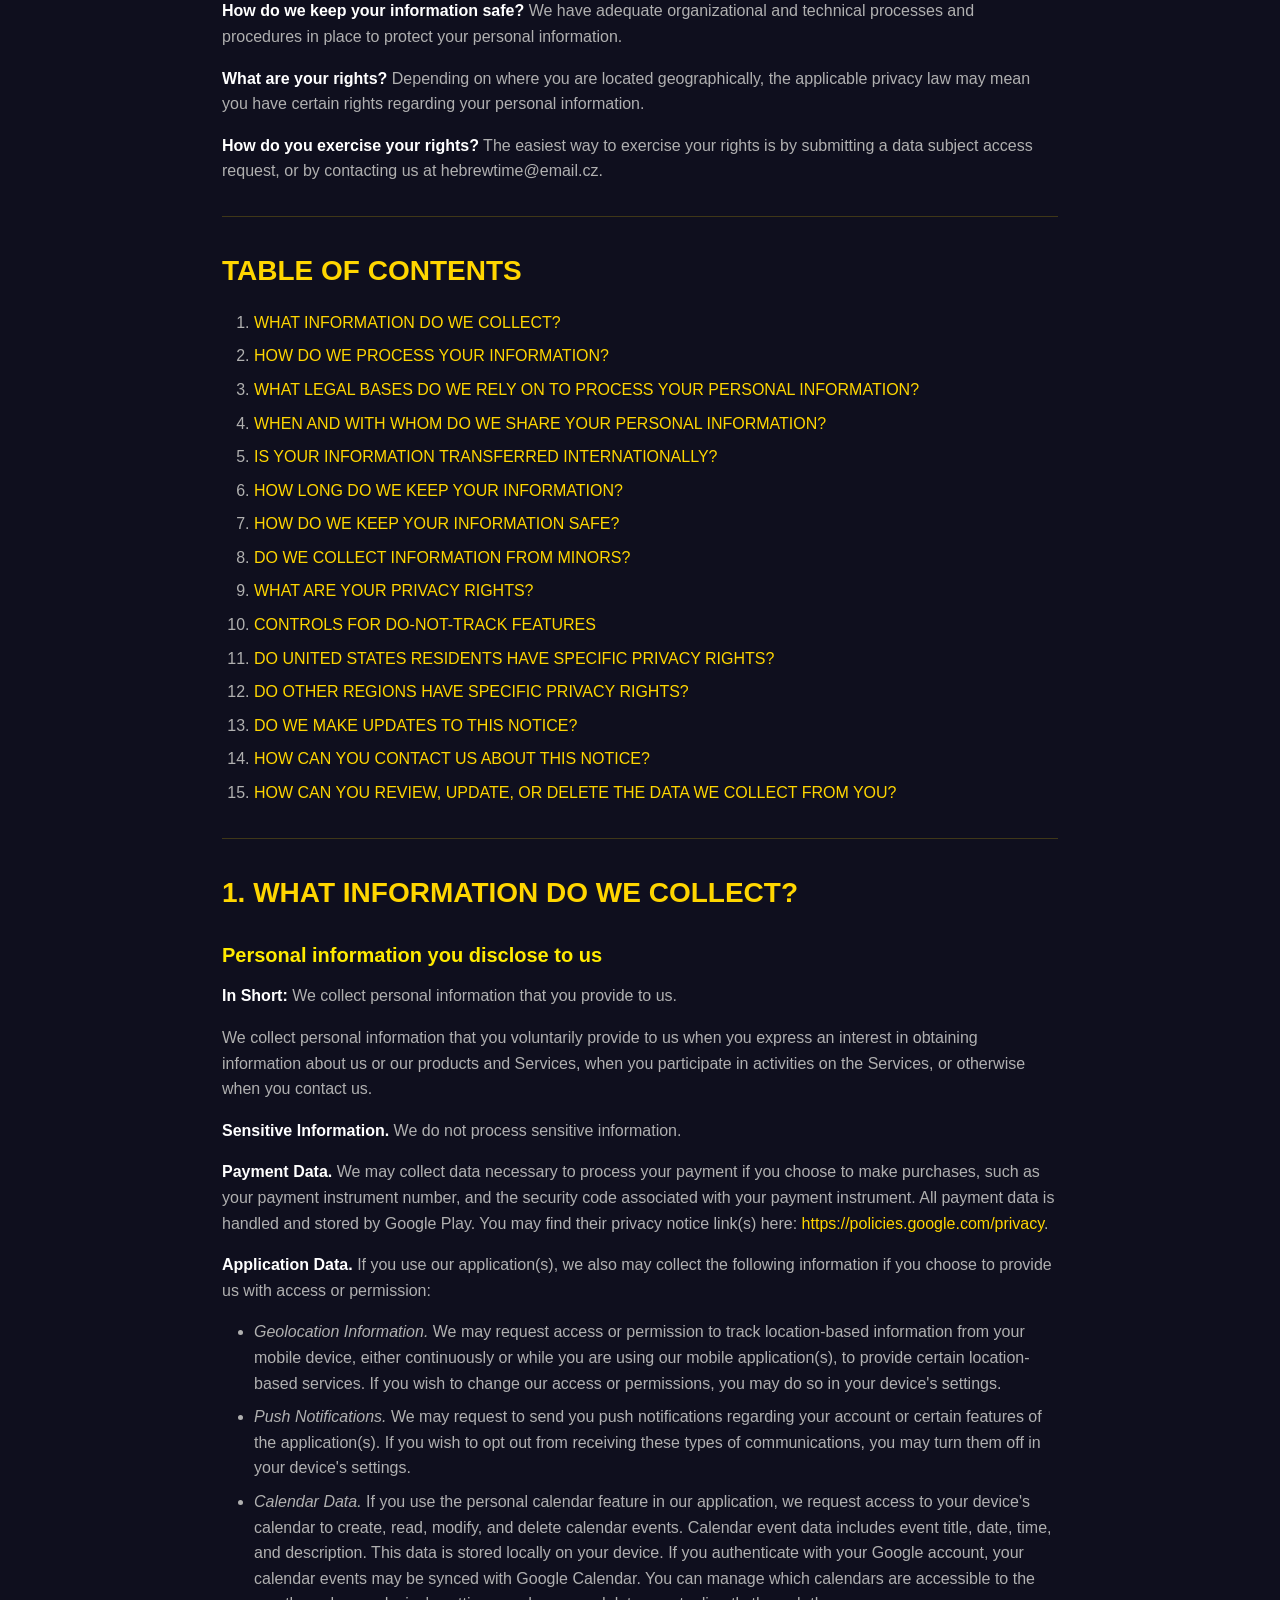
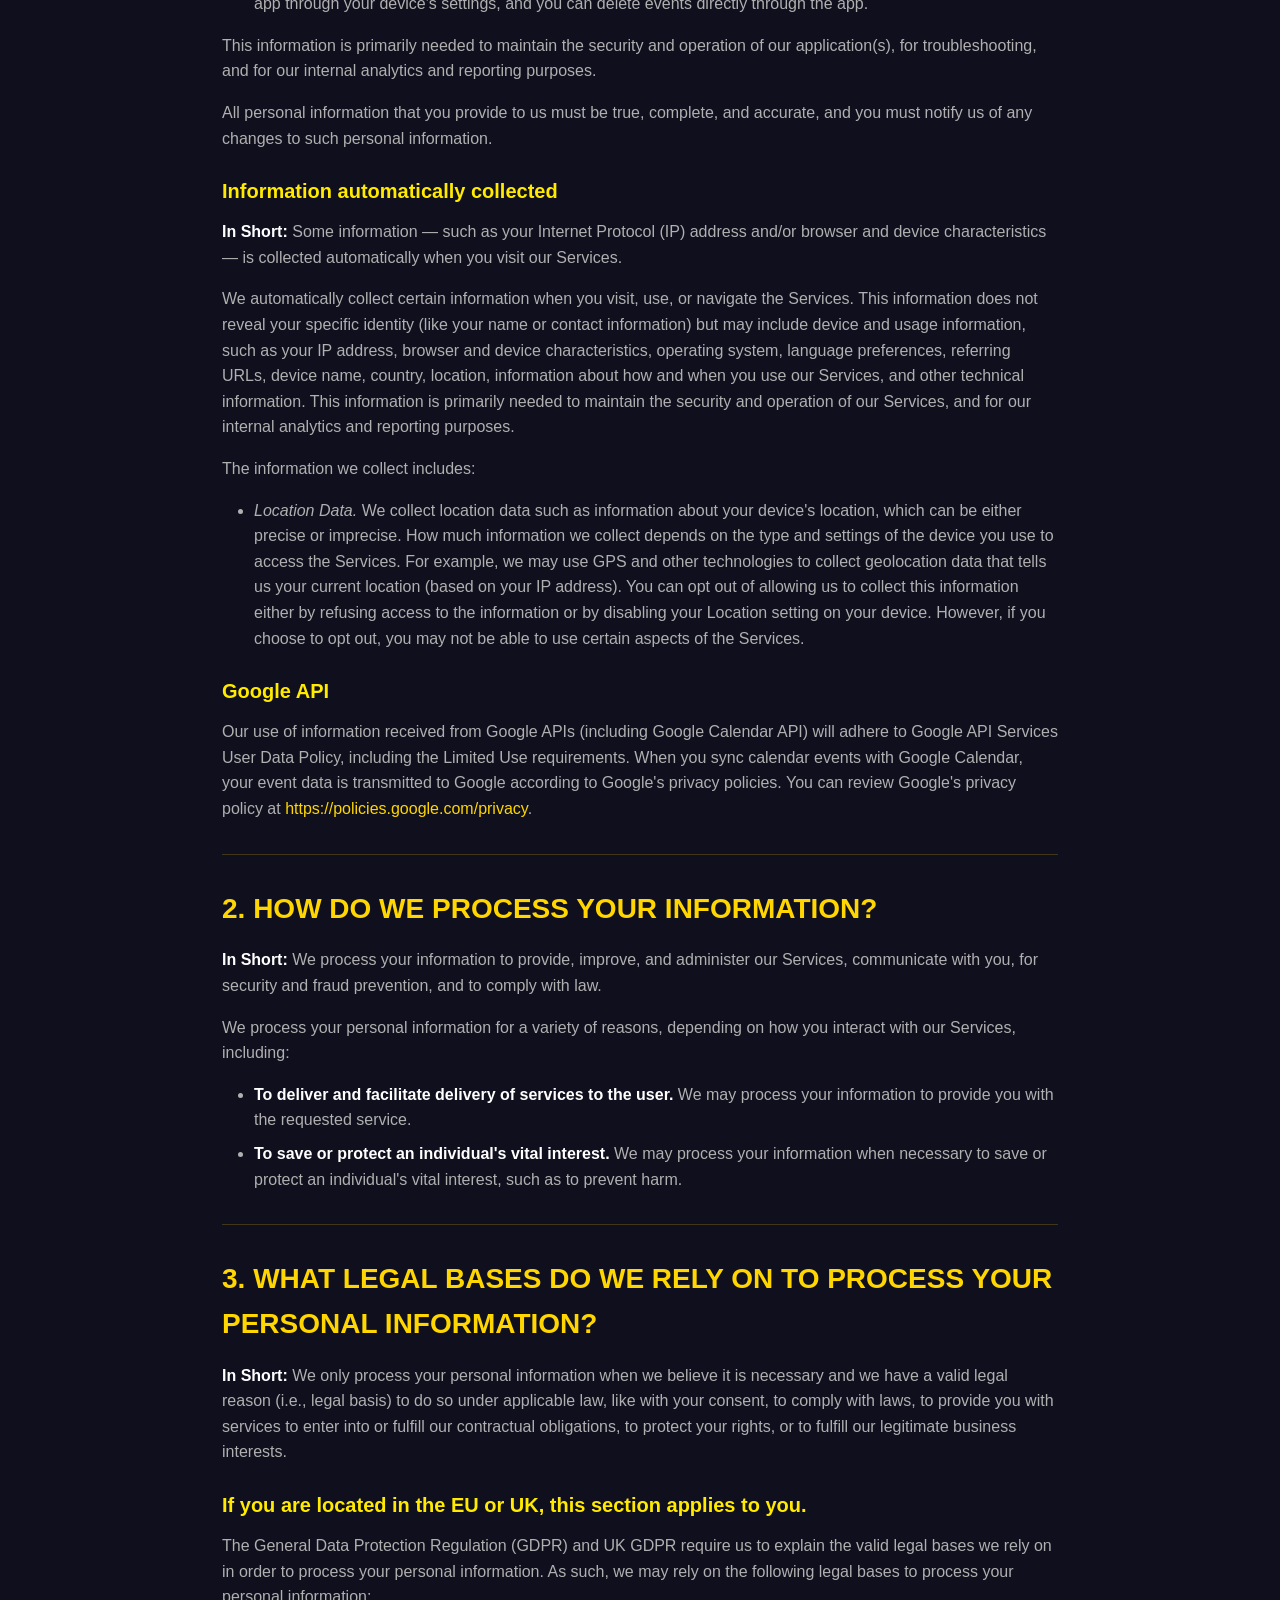
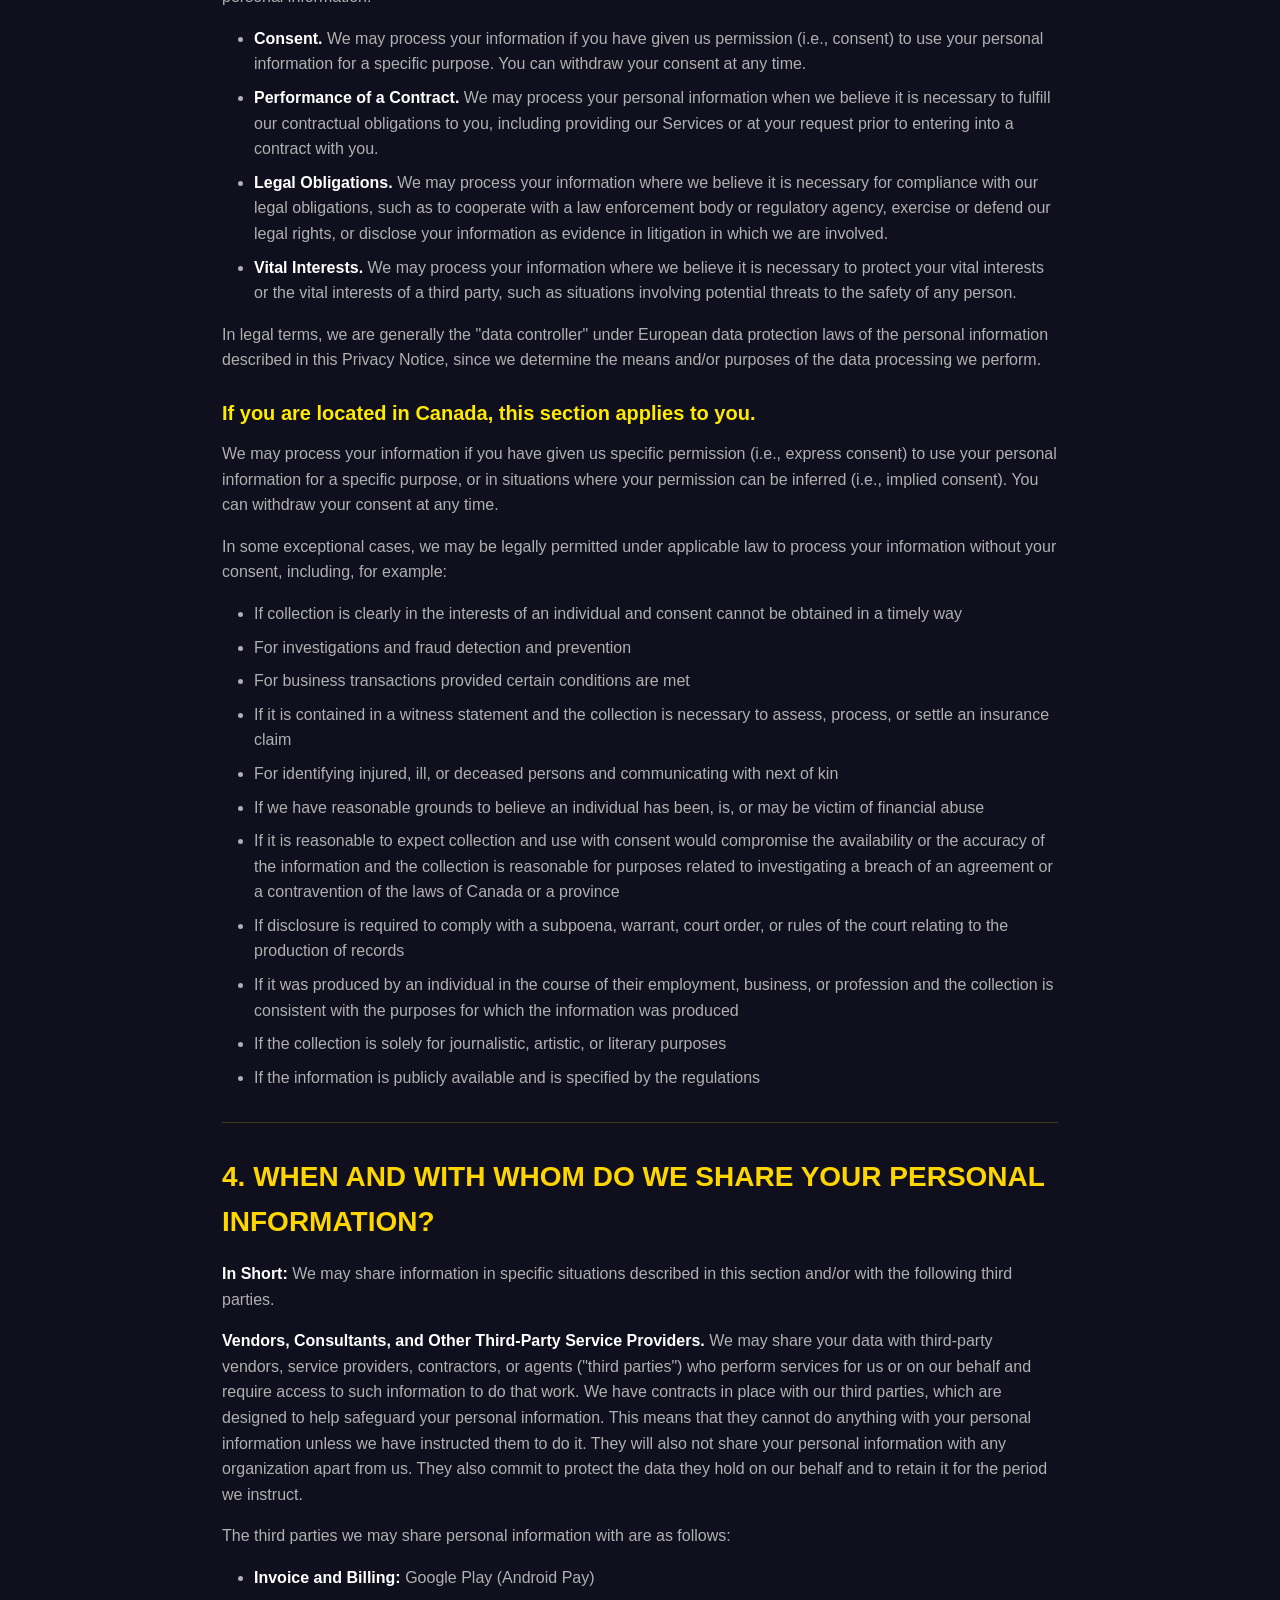
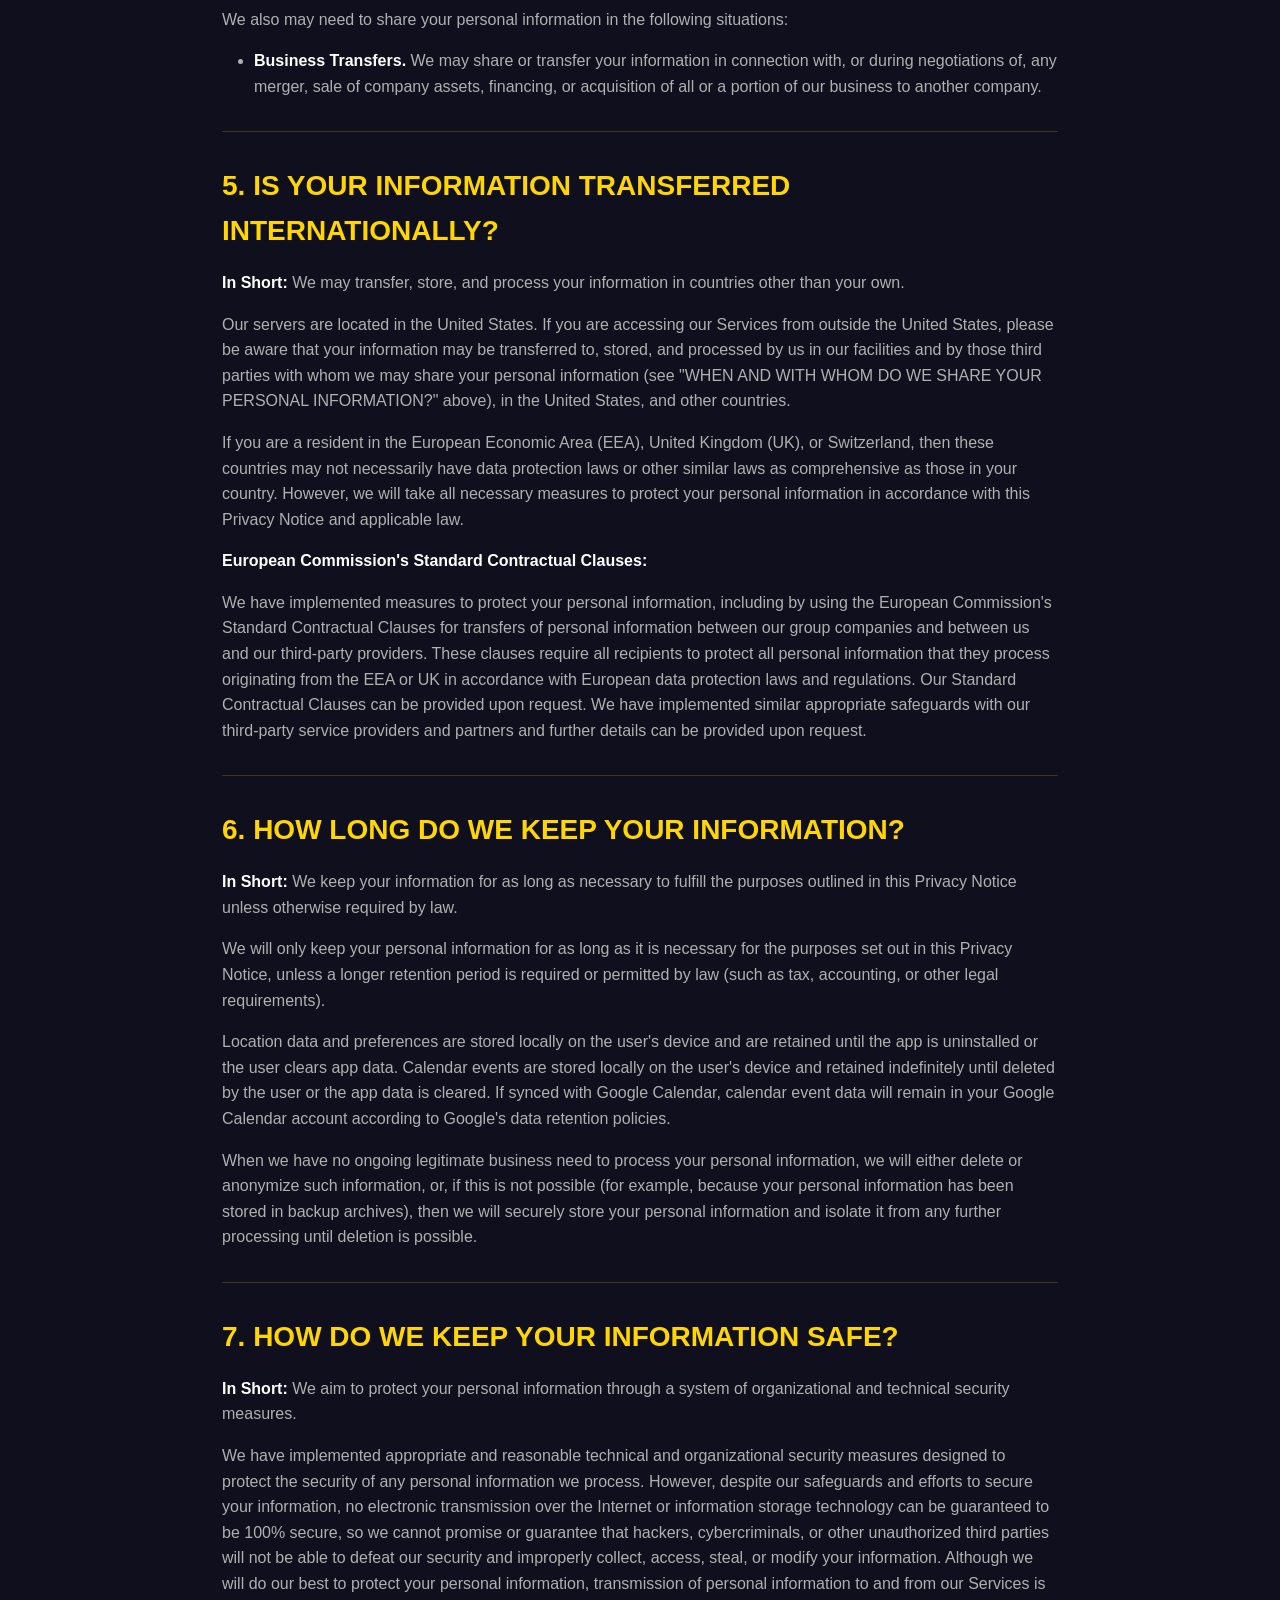
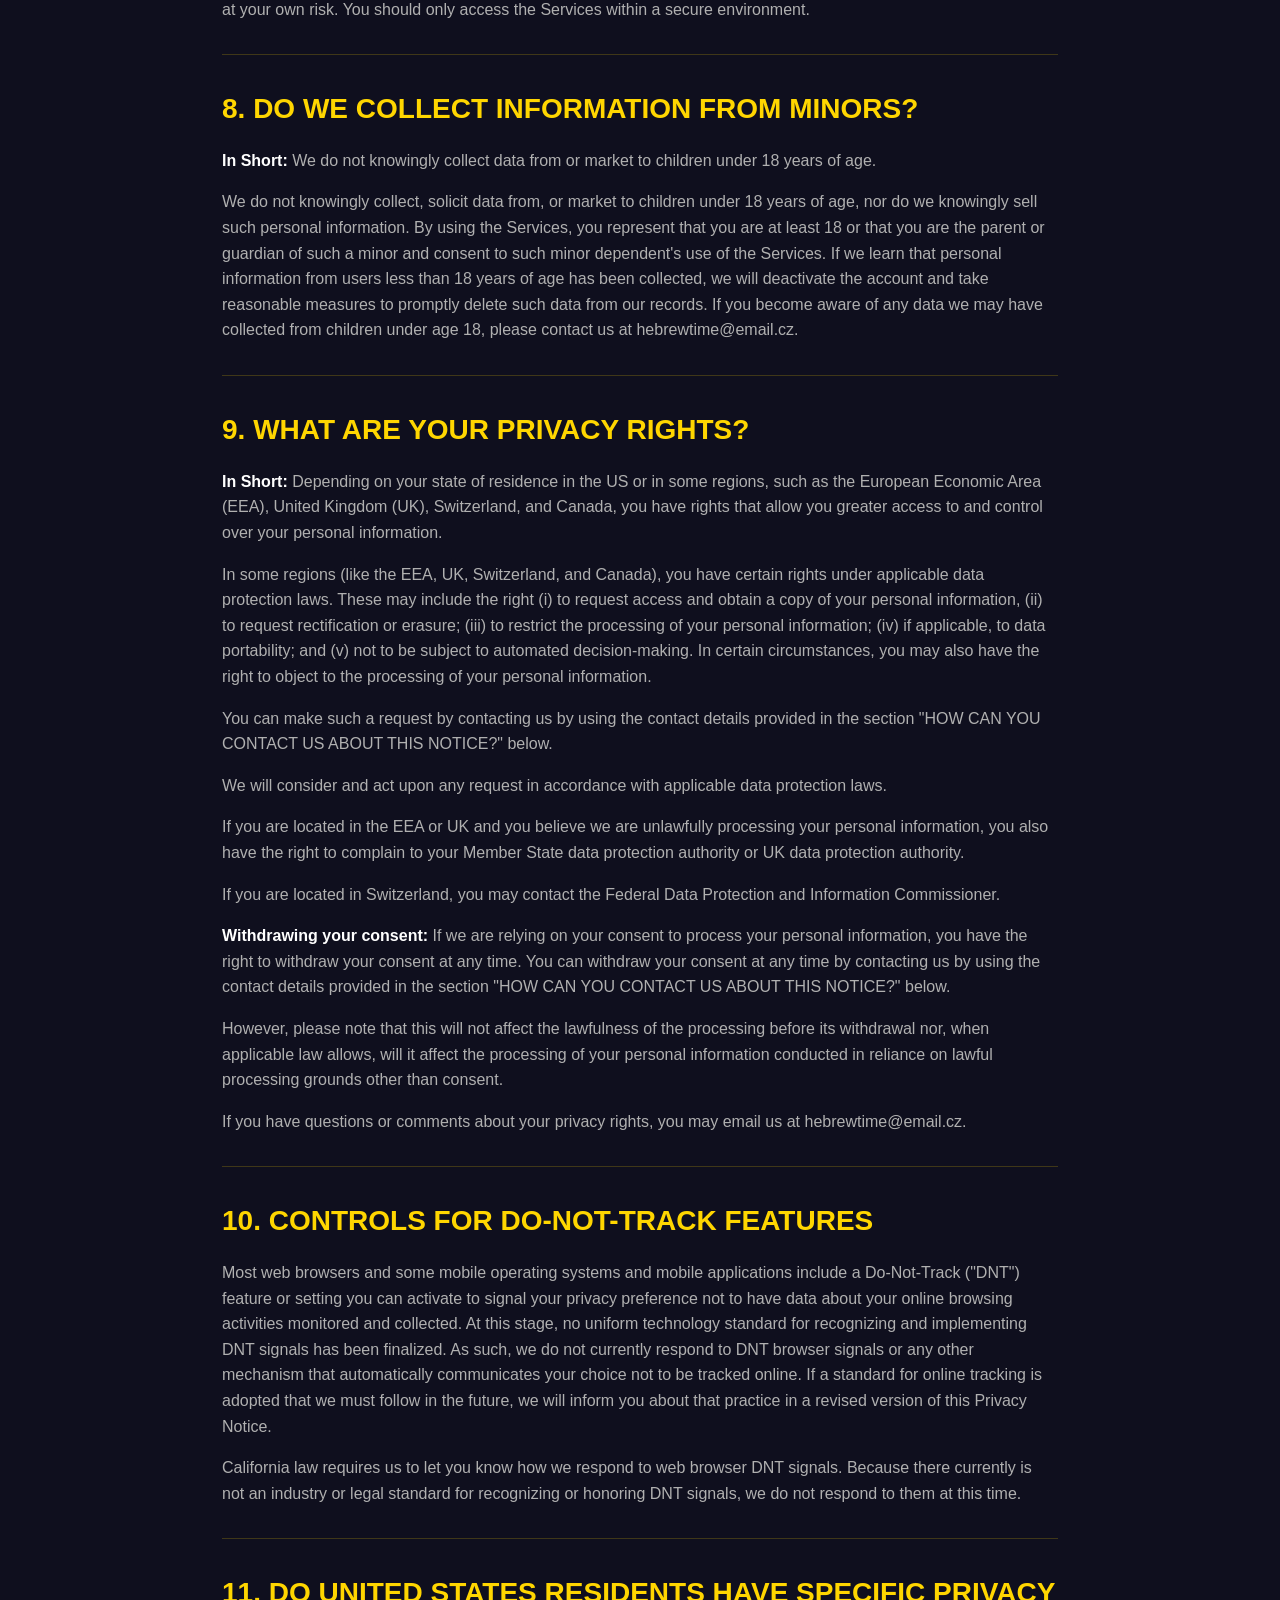
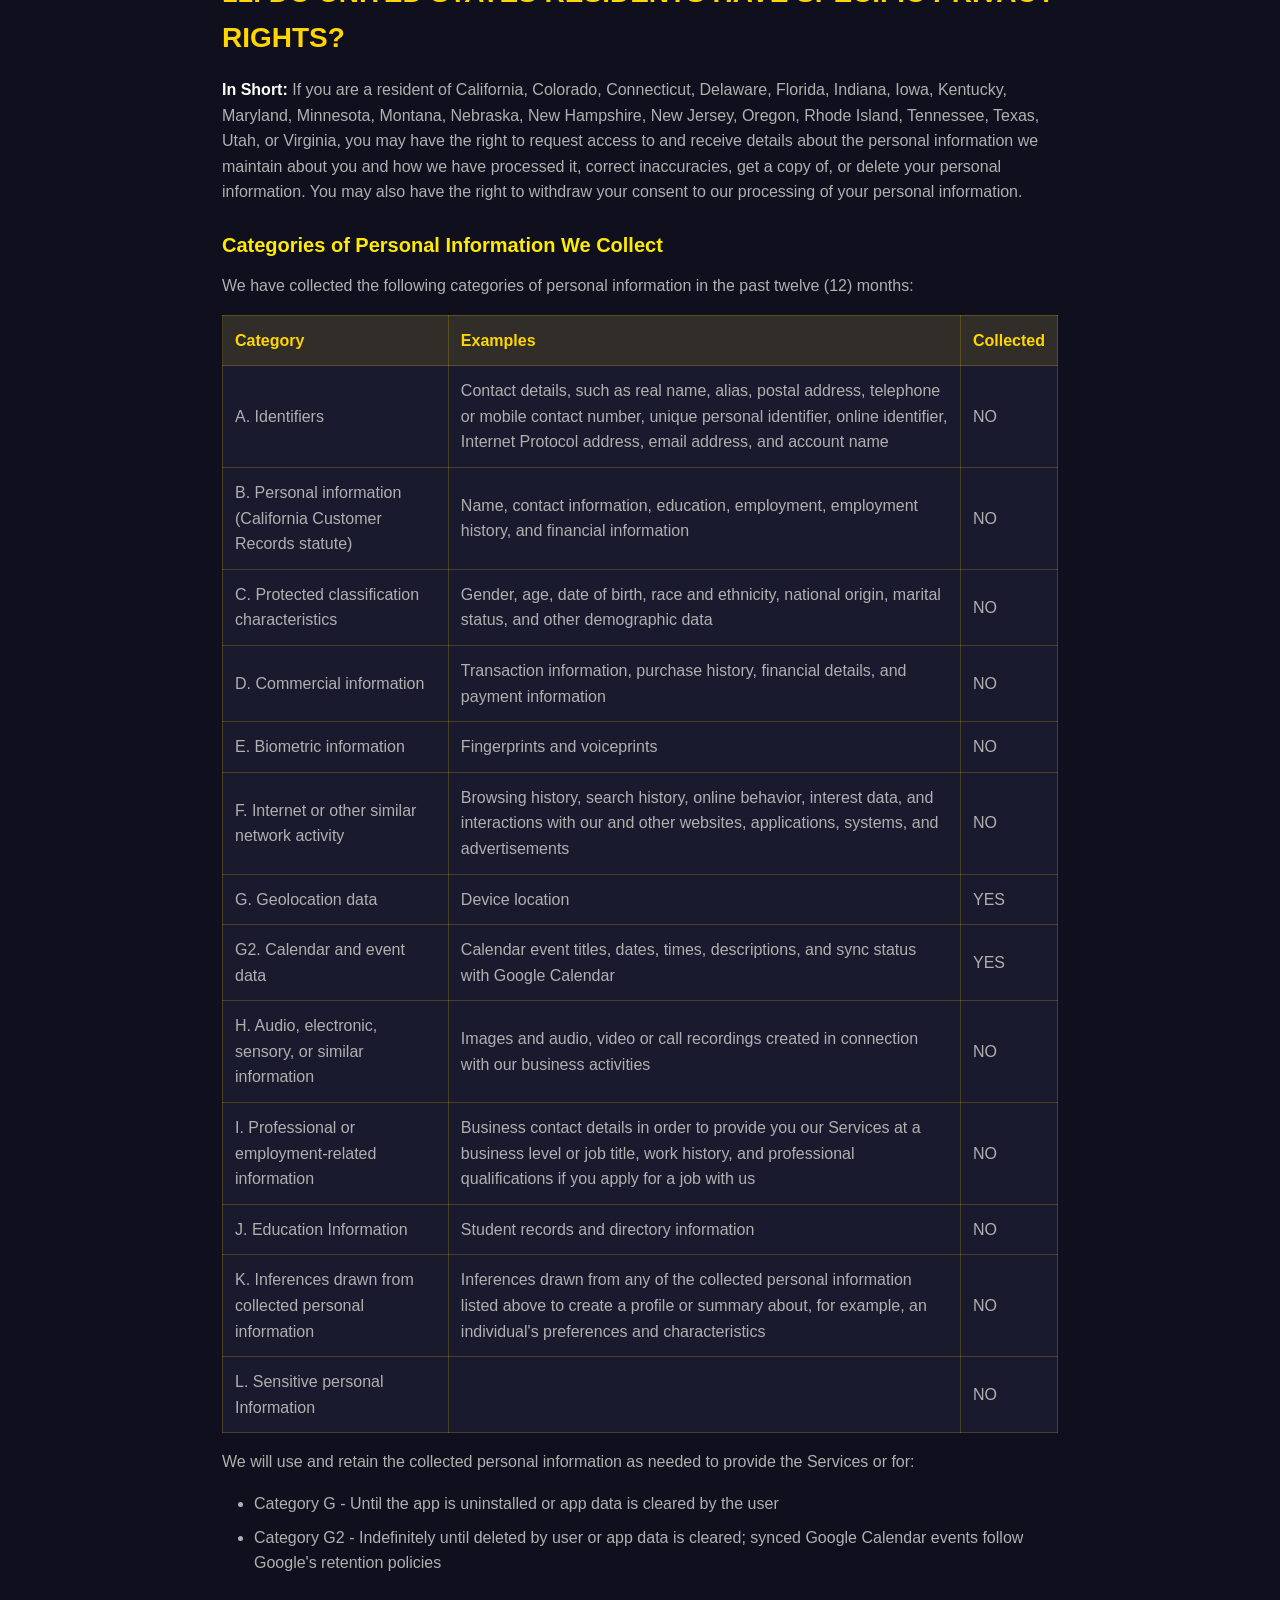
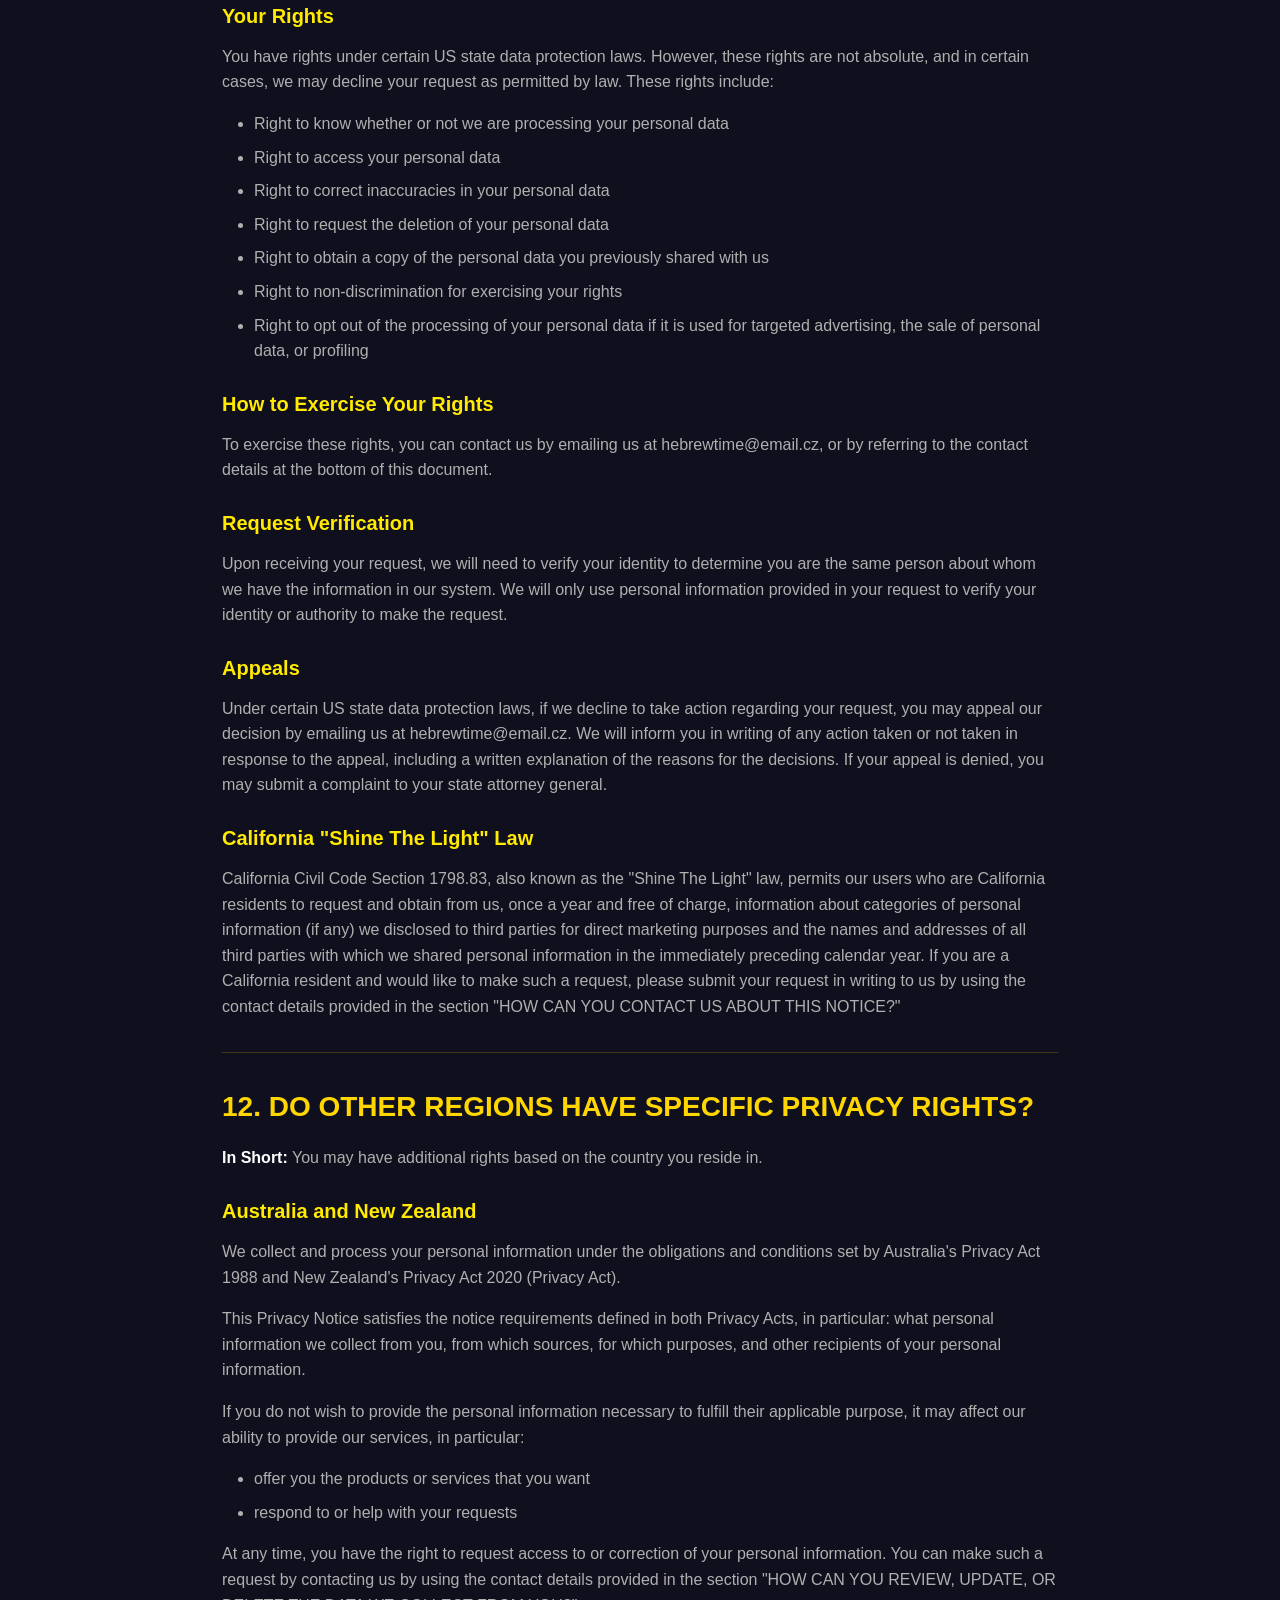
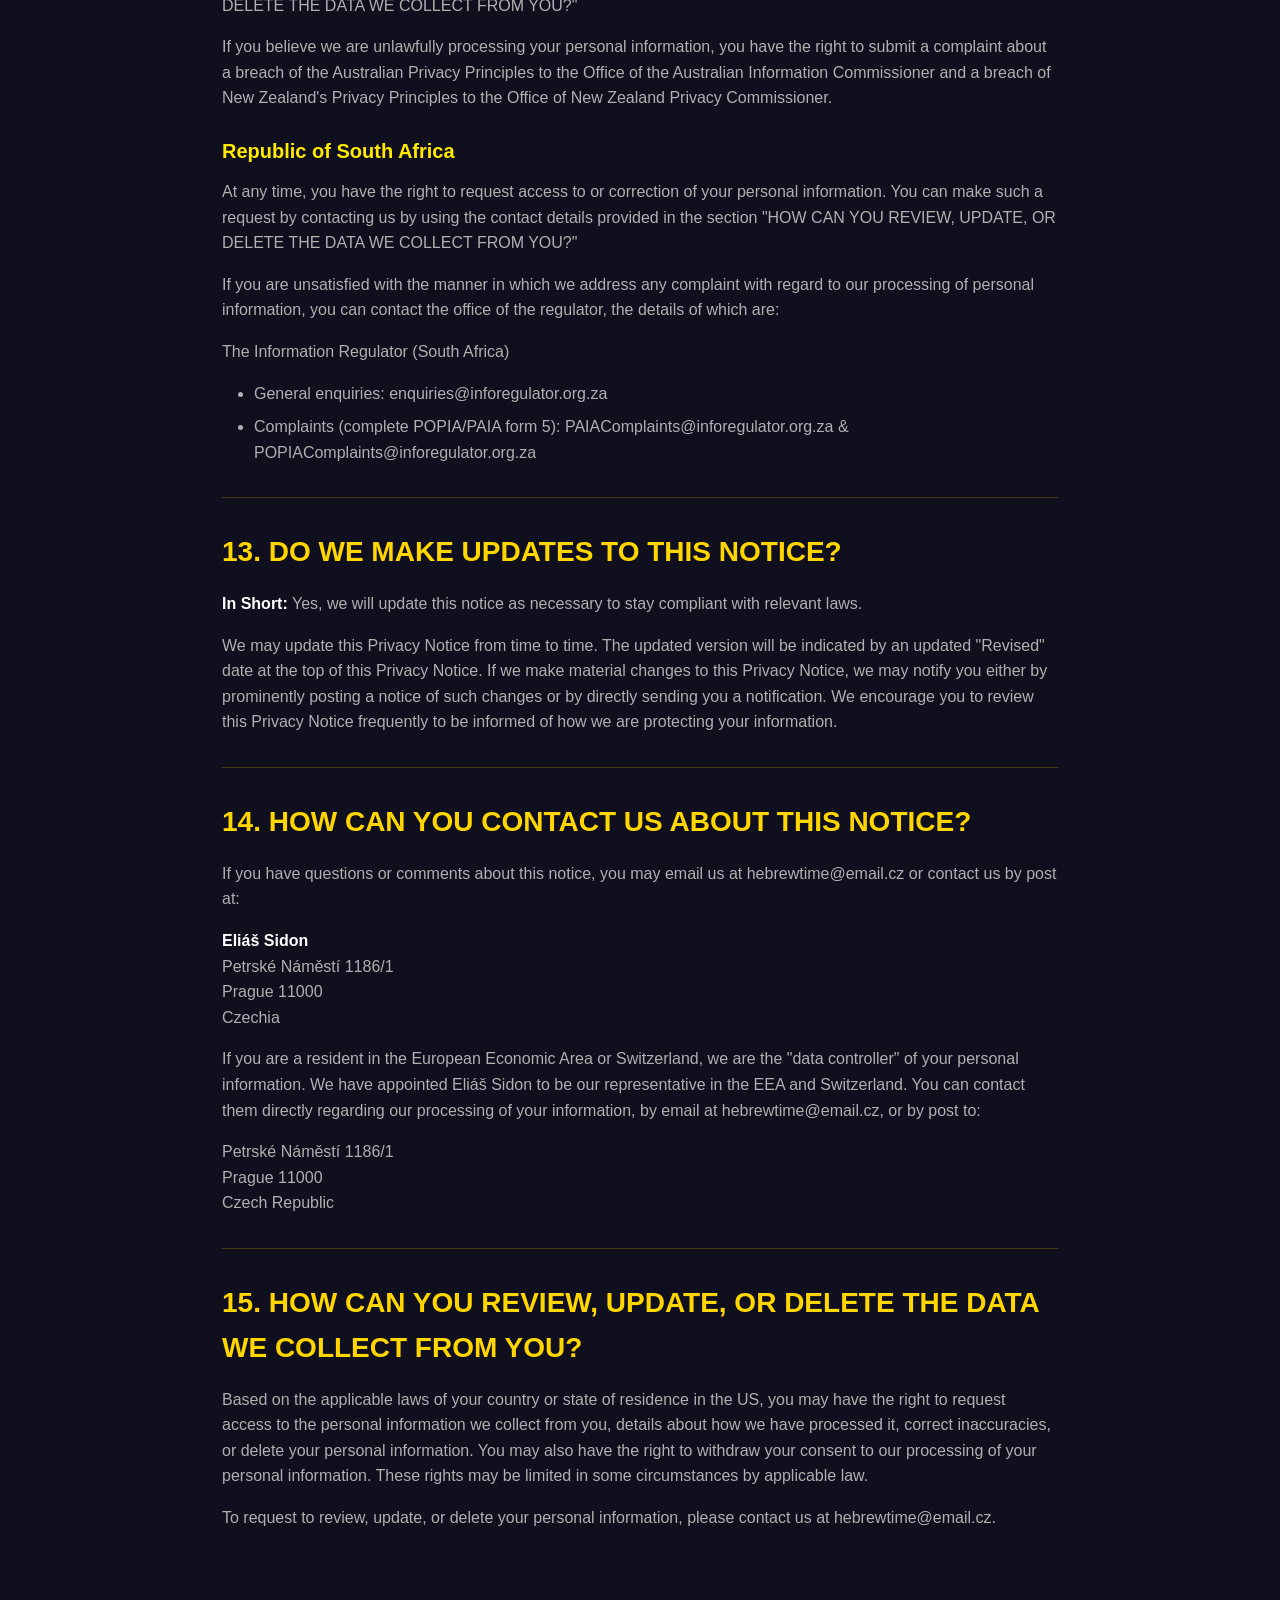
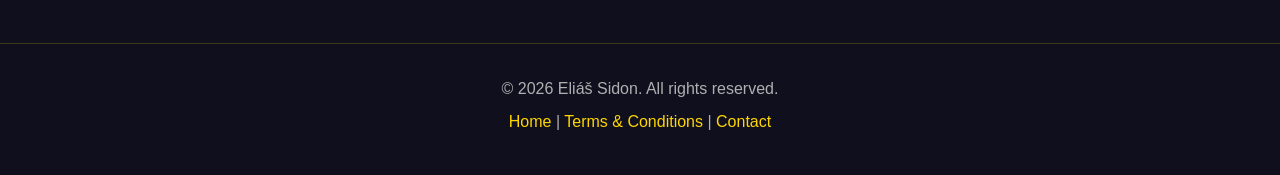
<file: privacy-policy.html>
<!DOCTYPE html>
<html lang="en">
<head>
    <meta charset="UTF-8">
    <meta name="viewport" content="width=device-width, initial-scale=1.0">
    <meta name="description" content="Privacy Policy for Hebrew Time - Android widget application">
    <title>Privacy Policy - Hebrew Time</title>
    <style>
        * {
            margin: 0;
            padding: 0;
            box-sizing: border-box;
        }

        :root {
            --primary-color: #FFD600;
            --secondary-color: #FFEA00;
            --dark-bg: #1a1a2e;
            --darker-bg: #0f0f1e;
            --text-light: #ffffff;
            --text-gray: #b0b0b0;
        }

        body {
            font-family: -apple-system, BlinkMacSystemFont, 'Segoe UI', Roboto, Oxygen, Ubuntu, Cantarell, sans-serif;
            line-height: 1.6;
            color: var(--text-light);
            background: var(--darker-bg);
        }

        header {
            background: rgba(26, 26, 46, 0.95);
            padding: 2rem;
            text-align: center;
            border-bottom: 2px solid var(--primary-color);
        }

        header h1 {
            font-size: 2.5rem;
            color: var(--primary-color);
            margin-bottom: 0.5rem;
        }

        header p {
            color: var(--text-gray);
        }

        .container {
            max-width: 900px;
            margin: 0 auto;
            padding: 3rem 2rem;
        }

        h2 {
            font-size: 1.75rem;
            color: var(--primary-color);
            margin: 2rem 0 1rem;
        }

        h3 {
            font-size: 1.25rem;
            color: var(--secondary-color);
            margin: 1.5rem 0 0.75rem;
        }

        p {
            margin-bottom: 1rem;
            color: var(--text-gray);
        }

        ul, ol {
            margin: 1rem 0 1rem 2rem;
            color: var(--text-gray);
        }

        li {
            margin-bottom: 0.5rem;
        }

        strong {
            color: var(--text-light);
        }

        a {
            color: var(--primary-color);
            text-decoration: none;
        }

        a:hover {
            text-decoration: underline;
        }

        .back-link {
            display: inline-block;
            margin-bottom: 2rem;
            padding: 0.5rem 1rem;
            background: var(--dark-bg);
            border-radius: 5px;
            border: 1px solid var(--primary-color);
        }

        table {
            width: 100%;
            border-collapse: collapse;
            margin: 1rem 0;
            background: var(--dark-bg);
        }

        th, td {
            padding: 0.75rem;
            text-align: left;
            border: 1px solid rgba(255, 214, 0, 0.2);
        }

        th {
            background: rgba(255, 214, 0, 0.1);
            color: var(--primary-color);
            font-weight: bold;
        }

        td {
            color: var(--text-gray);
        }

        hr {
            border: none;
            border-top: 1px solid rgba(255, 214, 0, 0.2);
            margin: 2rem 0;
        }

        footer {
            background: var(--darker-bg);
            padding: 2rem;
            text-align: center;
            border-top: 1px solid rgba(255, 214, 0, 0.2);
            margin-top: 3rem;
        }

        footer p {
            color: var(--text-gray);
            margin-bottom: 0.5rem;
        }

        @media (max-width: 768px) {
            header h1 {
                font-size: 2rem;
            }

            .container {
                padding: 2rem 1rem;
            }

            h2 {
                font-size: 1.5rem;
            }

            h3 {
                font-size: 1.1rem;
            }

            table {
                font-size: 0.9rem;
            }

            th, td {
                padding: 0.5rem;
            }
        }
    </style>
</head>
<body>
    <header>
        <h1>PRIVACY POLICY</h1>
        <p><strong>Last updated January 15, 2026</strong></p>
    </header>

    <div class="container">
        <a href="index.html" class="back-link">← Back to Home</a>

        <p>This Privacy Notice for Eliáš Sidon (doing business as Hebrew Time) ("we," "us," or "our"), describes how and why we might access, collect, store, use, and/or share ("process") your personal information when you use our services ("Services"), including when you:</p>

        <ul>
            <li>Download and use our mobile application (Hebrew Time), or any other application of ours that links to this Privacy Notice</li>
            <li>Engage with us in other related ways, including any marketing or events</li>
        </ul>

        <p><strong>About Hebrew Time:</strong> Hebrew Time is an Android widget application featuring an analog clock with Hebrew numerals (Gematria) that moves counter-clockwise. The app displays the Jewish calendar date, calculates precise halachic times (zemanim) including sunrise, sunset, candle lighting, and havdalah times based on the user's GPS location.</p>

        <p>Key features include:</p>
        <ul>
            <li>Analog clock widget with Hebrew numerals</li>
            <li>Jewish calendar with holidays and parasha information</li>
            <li>Zemanim (halachic times) calculation using GPS coordinates</li>
            <li>Shabbat and Jewish holiday notifications</li>
            <li>Personal calendar events with Google Calendar sync</li>
            <li>5 customizable clock skins</li>
            <li>Optional in-app purchase for premium features</li>
        </ul>

        <p>The app collects device location data solely to calculate accurate sunrise/sunset times for the user's geographic position. Location data is stored locally on the device and is not transmitted to external servers. Calendar event data is created and stored locally on the device and can be synced with Google Calendar when the user is authenticated. The app uses Google Play Billing for optional premium purchases.</p>

        <p><strong>Questions or concerns?</strong> Reading this Privacy Notice will help you understand your privacy rights and choices. We are responsible for making decisions about how your personal information is processed. If you do not agree with our policies and practices, please do not use our Services. If you still have any questions or concerns, please contact us at hebrewtime@email.cz.</p>

        <hr>

        <h2>SUMMARY OF KEY POINTS</h2>

        <p>This summary provides key points from our Privacy Notice, but you can find out more details about any of these topics by using our table of contents below to find the section you are looking for.</p>

        <p><strong>What personal information do we process?</strong> When you visit, use, or navigate our Services, we may process personal information depending on how you interact with us and the Services, the choices you make, and the products and features you use.</p>

        <p><strong>Do we process any sensitive personal information?</strong> We do not process sensitive personal information.</p>

        <p><strong>Do we collect any information from third parties?</strong> We do not collect any information from third parties.</p>

        <p><strong>How do we process your information?</strong> We process your information to provide, improve, and administer our Services, communicate with you, for security and fraud prevention, and to comply with law.</p>

        <p><strong>In what situations and with which parties do we share personal information?</strong> We may share information in specific situations and with specific third parties.</p>

        <p><strong>How do we keep your information safe?</strong> We have adequate organizational and technical processes and procedures in place to protect your personal information.</p>

        <p><strong>What are your rights?</strong> Depending on where you are located geographically, the applicable privacy law may mean you have certain rights regarding your personal information.</p>

        <p><strong>How do you exercise your rights?</strong> The easiest way to exercise your rights is by submitting a data subject access request, or by contacting us at hebrewtime@email.cz.</p>

        <hr>

        <h2>TABLE OF CONTENTS</h2>

        <ol>
            <li><a href="#section1">WHAT INFORMATION DO WE COLLECT?</a></li>
            <li><a href="#section2">HOW DO WE PROCESS YOUR INFORMATION?</a></li>
            <li><a href="#section3">WHAT LEGAL BASES DO WE RELY ON TO PROCESS YOUR PERSONAL INFORMATION?</a></li>
            <li><a href="#section4">WHEN AND WITH WHOM DO WE SHARE YOUR PERSONAL INFORMATION?</a></li>
            <li><a href="#section5">IS YOUR INFORMATION TRANSFERRED INTERNATIONALLY?</a></li>
            <li><a href="#section6">HOW LONG DO WE KEEP YOUR INFORMATION?</a></li>
            <li><a href="#section7">HOW DO WE KEEP YOUR INFORMATION SAFE?</a></li>
            <li><a href="#section8">DO WE COLLECT INFORMATION FROM MINORS?</a></li>
            <li><a href="#section9">WHAT ARE YOUR PRIVACY RIGHTS?</a></li>
            <li><a href="#section10">CONTROLS FOR DO-NOT-TRACK FEATURES</a></li>
            <li><a href="#section11">DO UNITED STATES RESIDENTS HAVE SPECIFIC PRIVACY RIGHTS?</a></li>
            <li><a href="#section12">DO OTHER REGIONS HAVE SPECIFIC PRIVACY RIGHTS?</a></li>
            <li><a href="#section13">DO WE MAKE UPDATES TO THIS NOTICE?</a></li>
            <li><a href="#section14">HOW CAN YOU CONTACT US ABOUT THIS NOTICE?</a></li>
            <li><a href="#section15">HOW CAN YOU REVIEW, UPDATE, OR DELETE THE DATA WE COLLECT FROM YOU?</a></li>
        </ol>

        <hr>

        <h2 id="section1">1. WHAT INFORMATION DO WE COLLECT?</h2>

        <h3>Personal information you disclose to us</h3>

        <p><strong>In Short:</strong> We collect personal information that you provide to us.</p>

        <p>We collect personal information that you voluntarily provide to us when you express an interest in obtaining information about us or our products and Services, when you participate in activities on the Services, or otherwise when you contact us.</p>

        <p><strong>Sensitive Information.</strong> We do not process sensitive information.</p>

        <p><strong>Payment Data.</strong> We may collect data necessary to process your payment if you choose to make purchases, such as your payment instrument number, and the security code associated with your payment instrument. All payment data is handled and stored by Google Play. You may find their privacy notice link(s) here: <a href="https://policies.google.com/privacy">https://policies.google.com/privacy</a>.</p>

        <p><strong>Application Data.</strong> If you use our application(s), we also may collect the following information if you choose to provide us with access or permission:</p>

        <ul>
            <li><em>Geolocation Information.</em> We may request access or permission to track location-based information from your mobile device, either continuously or while you are using our mobile application(s), to provide certain location-based services. If you wish to change our access or permissions, you may do so in your device's settings.</li>
            <li><em>Push Notifications.</em> We may request to send you push notifications regarding your account or certain features of the application(s). If you wish to opt out from receiving these types of communications, you may turn them off in your device's settings.</li>
            <li><em>Calendar Data.</em> If you use the personal calendar feature in our application, we request access to your device's calendar to create, read, modify, and delete calendar events. Calendar event data includes event title, date, time, and description. This data is stored locally on your device. If you authenticate with your Google account, your calendar events may be synced with Google Calendar. You can manage which calendars are accessible to the app through your device's settings, and you can delete events directly through the app.</li>
        </ul>

        <p>This information is primarily needed to maintain the security and operation of our application(s), for troubleshooting, and for our internal analytics and reporting purposes.</p>

        <p>All personal information that you provide to us must be true, complete, and accurate, and you must notify us of any changes to such personal information.</p>

        <h3>Information automatically collected</h3>

        <p><strong>In Short:</strong> Some information — such as your Internet Protocol (IP) address and/or browser and device characteristics — is collected automatically when you visit our Services.</p>

        <p>We automatically collect certain information when you visit, use, or navigate the Services. This information does not reveal your specific identity (like your name or contact information) but may include device and usage information, such as your IP address, browser and device characteristics, operating system, language preferences, referring URLs, device name, country, location, information about how and when you use our Services, and other technical information. This information is primarily needed to maintain the security and operation of our Services, and for our internal analytics and reporting purposes.</p>

        <p>The information we collect includes:</p>

        <ul>
            <li><em>Location Data.</em> We collect location data such as information about your device's location, which can be either precise or imprecise. How much information we collect depends on the type and settings of the device you use to access the Services. For example, we may use GPS and other technologies to collect geolocation data that tells us your current location (based on your IP address). You can opt out of allowing us to collect this information either by refusing access to the information or by disabling your Location setting on your device. However, if you choose to opt out, you may not be able to use certain aspects of the Services.</li>
        </ul>

        <h3>Google API</h3>

        <p>Our use of information received from Google APIs (including Google Calendar API) will adhere to Google API Services User Data Policy, including the Limited Use requirements. When you sync calendar events with Google Calendar, your event data is transmitted to Google according to Google's privacy policies. You can review Google's privacy policy at <a href="https://policies.google.com/privacy">https://policies.google.com/privacy</a>.</p>

        <hr>

        <h2 id="section2">2. HOW DO WE PROCESS YOUR INFORMATION?</h2>

        <p><strong>In Short:</strong> We process your information to provide, improve, and administer our Services, communicate with you, for security and fraud prevention, and to comply with law.</p>

        <p>We process your personal information for a variety of reasons, depending on how you interact with our Services, including:</p>

        <ul>
            <li><strong>To deliver and facilitate delivery of services to the user.</strong> We may process your information to provide you with the requested service.</li>
            <li><strong>To save or protect an individual's vital interest.</strong> We may process your information when necessary to save or protect an individual's vital interest, such as to prevent harm.</li>
        </ul>

        <hr>

        <h2 id="section3">3. WHAT LEGAL BASES DO WE RELY ON TO PROCESS YOUR PERSONAL INFORMATION?</h2>

        <p><strong>In Short:</strong> We only process your personal information when we believe it is necessary and we have a valid legal reason (i.e., legal basis) to do so under applicable law, like with your consent, to comply with laws, to provide you with services to enter into or fulfill our contractual obligations, to protect your rights, or to fulfill our legitimate business interests.</p>

        <h3>If you are located in the EU or UK, this section applies to you.</h3>

        <p>The General Data Protection Regulation (GDPR) and UK GDPR require us to explain the valid legal bases we rely on in order to process your personal information. As such, we may rely on the following legal bases to process your personal information:</p>

        <ul>
            <li><strong>Consent.</strong> We may process your information if you have given us permission (i.e., consent) to use your personal information for a specific purpose. You can withdraw your consent at any time.</li>
            <li><strong>Performance of a Contract.</strong> We may process your personal information when we believe it is necessary to fulfill our contractual obligations to you, including providing our Services or at your request prior to entering into a contract with you.</li>
            <li><strong>Legal Obligations.</strong> We may process your information where we believe it is necessary for compliance with our legal obligations, such as to cooperate with a law enforcement body or regulatory agency, exercise or defend our legal rights, or disclose your information as evidence in litigation in which we are involved.</li>
            <li><strong>Vital Interests.</strong> We may process your information where we believe it is necessary to protect your vital interests or the vital interests of a third party, such as situations involving potential threats to the safety of any person.</li>
        </ul>

        <p>In legal terms, we are generally the "data controller" under European data protection laws of the personal information described in this Privacy Notice, since we determine the means and/or purposes of the data processing we perform.</p>

        <h3>If you are located in Canada, this section applies to you.</h3>

        <p>We may process your information if you have given us specific permission (i.e., express consent) to use your personal information for a specific purpose, or in situations where your permission can be inferred (i.e., implied consent). You can withdraw your consent at any time.</p>

        <p>In some exceptional cases, we may be legally permitted under applicable law to process your information without your consent, including, for example:</p>

        <ul>
            <li>If collection is clearly in the interests of an individual and consent cannot be obtained in a timely way</li>
            <li>For investigations and fraud detection and prevention</li>
            <li>For business transactions provided certain conditions are met</li>
            <li>If it is contained in a witness statement and the collection is necessary to assess, process, or settle an insurance claim</li>
            <li>For identifying injured, ill, or deceased persons and communicating with next of kin</li>
            <li>If we have reasonable grounds to believe an individual has been, is, or may be victim of financial abuse</li>
            <li>If it is reasonable to expect collection and use with consent would compromise the availability or the accuracy of the information and the collection is reasonable for purposes related to investigating a breach of an agreement or a contravention of the laws of Canada or a province</li>
            <li>If disclosure is required to comply with a subpoena, warrant, court order, or rules of the court relating to the production of records</li>
            <li>If it was produced by an individual in the course of their employment, business, or profession and the collection is consistent with the purposes for which the information was produced</li>
            <li>If the collection is solely for journalistic, artistic, or literary purposes</li>
            <li>If the information is publicly available and is specified by the regulations</li>
        </ul>

        <hr>

        <h2 id="section4">4. WHEN AND WITH WHOM DO WE SHARE YOUR PERSONAL INFORMATION?</h2>

        <p><strong>In Short:</strong> We may share information in specific situations described in this section and/or with the following third parties.</p>

        <p><strong>Vendors, Consultants, and Other Third-Party Service Providers.</strong> We may share your data with third-party vendors, service providers, contractors, or agents ("third parties") who perform services for us or on our behalf and require access to such information to do that work. We have contracts in place with our third parties, which are designed to help safeguard your personal information. This means that they cannot do anything with your personal information unless we have instructed them to do it. They will also not share your personal information with any organization apart from us. They also commit to protect the data they hold on our behalf and to retain it for the period we instruct.</p>

        <p>The third parties we may share personal information with are as follows:</p>

        <ul>
            <li><strong>Invoice and Billing:</strong> Google Play (Android Pay)</li>
        </ul>

        <p>We also may need to share your personal information in the following situations:</p>

        <ul>
            <li><strong>Business Transfers.</strong> We may share or transfer your information in connection with, or during negotiations of, any merger, sale of company assets, financing, or acquisition of all or a portion of our business to another company.</li>
        </ul>

        <hr>

        <h2 id="section5">5. IS YOUR INFORMATION TRANSFERRED INTERNATIONALLY?</h2>

        <p><strong>In Short:</strong> We may transfer, store, and process your information in countries other than your own.</p>

        <p>Our servers are located in the United States. If you are accessing our Services from outside the United States, please be aware that your information may be transferred to, stored, and processed by us in our facilities and by those third parties with whom we may share your personal information (see "WHEN AND WITH WHOM DO WE SHARE YOUR PERSONAL INFORMATION?" above), in the United States, and other countries.</p>

        <p>If you are a resident in the European Economic Area (EEA), United Kingdom (UK), or Switzerland, then these countries may not necessarily have data protection laws or other similar laws as comprehensive as those in your country. However, we will take all necessary measures to protect your personal information in accordance with this Privacy Notice and applicable law.</p>

        <p><strong>European Commission's Standard Contractual Clauses:</strong></p>

        <p>We have implemented measures to protect your personal information, including by using the European Commission's Standard Contractual Clauses for transfers of personal information between our group companies and between us and our third-party providers. These clauses require all recipients to protect all personal information that they process originating from the EEA or UK in accordance with European data protection laws and regulations. Our Standard Contractual Clauses can be provided upon request. We have implemented similar appropriate safeguards with our third-party service providers and partners and further details can be provided upon request.</p>

        <hr>

        <h2 id="section6">6. HOW LONG DO WE KEEP YOUR INFORMATION?</h2>

        <p><strong>In Short:</strong> We keep your information for as long as necessary to fulfill the purposes outlined in this Privacy Notice unless otherwise required by law.</p>

        <p>We will only keep your personal information for as long as it is necessary for the purposes set out in this Privacy Notice, unless a longer retention period is required or permitted by law (such as tax, accounting, or other legal requirements).</p>

        <p>Location data and preferences are stored locally on the user's device and are retained until the app is uninstalled or the user clears app data. Calendar events are stored locally on the user's device and retained indefinitely until deleted by the user or the app data is cleared. If synced with Google Calendar, calendar event data will remain in your Google Calendar account according to Google's data retention policies.</p>

        <p>When we have no ongoing legitimate business need to process your personal information, we will either delete or anonymize such information, or, if this is not possible (for example, because your personal information has been stored in backup archives), then we will securely store your personal information and isolate it from any further processing until deletion is possible.</p>

        <hr>

        <h2 id="section7">7. HOW DO WE KEEP YOUR INFORMATION SAFE?</h2>

        <p><strong>In Short:</strong> We aim to protect your personal information through a system of organizational and technical security measures.</p>

        <p>We have implemented appropriate and reasonable technical and organizational security measures designed to protect the security of any personal information we process. However, despite our safeguards and efforts to secure your information, no electronic transmission over the Internet or information storage technology can be guaranteed to be 100% secure, so we cannot promise or guarantee that hackers, cybercriminals, or other unauthorized third parties will not be able to defeat our security and improperly collect, access, steal, or modify your information. Although we will do our best to protect your personal information, transmission of personal information to and from our Services is at your own risk. You should only access the Services within a secure environment.</p>

        <hr>

        <h2 id="section8">8. DO WE COLLECT INFORMATION FROM MINORS?</h2>

        <p><strong>In Short:</strong> We do not knowingly collect data from or market to children under 18 years of age.</p>

        <p>We do not knowingly collect, solicit data from, or market to children under 18 years of age, nor do we knowingly sell such personal information. By using the Services, you represent that you are at least 18 or that you are the parent or guardian of such a minor and consent to such minor dependent's use of the Services. If we learn that personal information from users less than 18 years of age has been collected, we will deactivate the account and take reasonable measures to promptly delete such data from our records. If you become aware of any data we may have collected from children under age 18, please contact us at hebrewtime@email.cz.</p>

        <hr>

        <h2 id="section9">9. WHAT ARE YOUR PRIVACY RIGHTS?</h2>

        <p><strong>In Short:</strong> Depending on your state of residence in the US or in some regions, such as the European Economic Area (EEA), United Kingdom (UK), Switzerland, and Canada, you have rights that allow you greater access to and control over your personal information.</p>

        <p>In some regions (like the EEA, UK, Switzerland, and Canada), you have certain rights under applicable data protection laws. These may include the right (i) to request access and obtain a copy of your personal information, (ii) to request rectification or erasure; (iii) to restrict the processing of your personal information; (iv) if applicable, to data portability; and (v) not to be subject to automated decision-making. In certain circumstances, you may also have the right to object to the processing of your personal information.</p>

        <p>You can make such a request by contacting us by using the contact details provided in the section "HOW CAN YOU CONTACT US ABOUT THIS NOTICE?" below.</p>

        <p>We will consider and act upon any request in accordance with applicable data protection laws.</p>

        <p>If you are located in the EEA or UK and you believe we are unlawfully processing your personal information, you also have the right to complain to your Member State data protection authority or UK data protection authority.</p>

        <p>If you are located in Switzerland, you may contact the Federal Data Protection and Information Commissioner.</p>

        <p><strong>Withdrawing your consent:</strong> If we are relying on your consent to process your personal information, you have the right to withdraw your consent at any time. You can withdraw your consent at any time by contacting us by using the contact details provided in the section "HOW CAN YOU CONTACT US ABOUT THIS NOTICE?" below.</p>

        <p>However, please note that this will not affect the lawfulness of the processing before its withdrawal nor, when applicable law allows, will it affect the processing of your personal information conducted in reliance on lawful processing grounds other than consent.</p>

        <p>If you have questions or comments about your privacy rights, you may email us at hebrewtime@email.cz.</p>

        <hr>

        <h2 id="section10">10. CONTROLS FOR DO-NOT-TRACK FEATURES</h2>

        <p>Most web browsers and some mobile operating systems and mobile applications include a Do-Not-Track ("DNT") feature or setting you can activate to signal your privacy preference not to have data about your online browsing activities monitored and collected. At this stage, no uniform technology standard for recognizing and implementing DNT signals has been finalized. As such, we do not currently respond to DNT browser signals or any other mechanism that automatically communicates your choice not to be tracked online. If a standard for online tracking is adopted that we must follow in the future, we will inform you about that practice in a revised version of this Privacy Notice.</p>

        <p>California law requires us to let you know how we respond to web browser DNT signals. Because there currently is not an industry or legal standard for recognizing or honoring DNT signals, we do not respond to them at this time.</p>

        <hr>

        <h2 id="section11">11. DO UNITED STATES RESIDENTS HAVE SPECIFIC PRIVACY RIGHTS?</h2>

        <p><strong>In Short:</strong> If you are a resident of California, Colorado, Connecticut, Delaware, Florida, Indiana, Iowa, Kentucky, Maryland, Minnesota, Montana, Nebraska, New Hampshire, New Jersey, Oregon, Rhode Island, Tennessee, Texas, Utah, or Virginia, you may have the right to request access to and receive details about the personal information we maintain about you and how we have processed it, correct inaccuracies, get a copy of, or delete your personal information. You may also have the right to withdraw your consent to our processing of your personal information.</p>

        <h3>Categories of Personal Information We Collect</h3>

        <p>We have collected the following categories of personal information in the past twelve (12) months:</p>

        <table>
            <thead>
                <tr>
                    <th>Category</th>
                    <th>Examples</th>
                    <th>Collected</th>
                </tr>
            </thead>
            <tbody>
                <tr>
                    <td>A. Identifiers</td>
                    <td>Contact details, such as real name, alias, postal address, telephone or mobile contact number, unique personal identifier, online identifier, Internet Protocol address, email address, and account name</td>
                    <td>NO</td>
                </tr>
                <tr>
                    <td>B. Personal information (California Customer Records statute)</td>
                    <td>Name, contact information, education, employment, employment history, and financial information</td>
                    <td>NO</td>
                </tr>
                <tr>
                    <td>C. Protected classification characteristics</td>
                    <td>Gender, age, date of birth, race and ethnicity, national origin, marital status, and other demographic data</td>
                    <td>NO</td>
                </tr>
                <tr>
                    <td>D. Commercial information</td>
                    <td>Transaction information, purchase history, financial details, and payment information</td>
                    <td>NO</td>
                </tr>
                <tr>
                    <td>E. Biometric information</td>
                    <td>Fingerprints and voiceprints</td>
                    <td>NO</td>
                </tr>
                <tr>
                    <td>F. Internet or other similar network activity</td>
                    <td>Browsing history, search history, online behavior, interest data, and interactions with our and other websites, applications, systems, and advertisements</td>
                    <td>NO</td>
                </tr>
                <tr>
                    <td>G. Geolocation data</td>
                    <td>Device location</td>
                    <td>YES</td>
                </tr>
                <tr>
                    <td>G2. Calendar and event data</td>
                    <td>Calendar event titles, dates, times, descriptions, and sync status with Google Calendar</td>
                    <td>YES</td>
                </tr>
                <tr>
                    <td>H. Audio, electronic, sensory, or similar information</td>
                    <td>Images and audio, video or call recordings created in connection with our business activities</td>
                    <td>NO</td>
                </tr>
                <tr>
                    <td>I. Professional or employment-related information</td>
                    <td>Business contact details in order to provide you our Services at a business level or job title, work history, and professional qualifications if you apply for a job with us</td>
                    <td>NO</td>
                </tr>
                <tr>
                    <td>J. Education Information</td>
                    <td>Student records and directory information</td>
                    <td>NO</td>
                </tr>
                <tr>
                    <td>K. Inferences drawn from collected personal information</td>
                    <td>Inferences drawn from any of the collected personal information listed above to create a profile or summary about, for example, an individual's preferences and characteristics</td>
                    <td>NO</td>
                </tr>
                <tr>
                    <td>L. Sensitive personal Information</td>
                    <td></td>
                    <td>NO</td>
                </tr>
            </tbody>
        </table>

        <p>We will use and retain the collected personal information as needed to provide the Services or for:</p>
        <ul>
            <li>Category G - Until the app is uninstalled or app data is cleared by the user</li>
            <li>Category G2 - Indefinitely until deleted by user or app data is cleared; synced Google Calendar events follow Google's retention policies</li>
        </ul>

        <h3>Your Rights</h3>

        <p>You have rights under certain US state data protection laws. However, these rights are not absolute, and in certain cases, we may decline your request as permitted by law. These rights include:</p>

        <ul>
            <li>Right to know whether or not we are processing your personal data</li>
            <li>Right to access your personal data</li>
            <li>Right to correct inaccuracies in your personal data</li>
            <li>Right to request the deletion of your personal data</li>
            <li>Right to obtain a copy of the personal data you previously shared with us</li>
            <li>Right to non-discrimination for exercising your rights</li>
            <li>Right to opt out of the processing of your personal data if it is used for targeted advertising, the sale of personal data, or profiling</li>
        </ul>

        <h3>How to Exercise Your Rights</h3>

        <p>To exercise these rights, you can contact us by emailing us at hebrewtime@email.cz, or by referring to the contact details at the bottom of this document.</p>

        <h3>Request Verification</h3>

        <p>Upon receiving your request, we will need to verify your identity to determine you are the same person about whom we have the information in our system. We will only use personal information provided in your request to verify your identity or authority to make the request.</p>

        <h3>Appeals</h3>

        <p>Under certain US state data protection laws, if we decline to take action regarding your request, you may appeal our decision by emailing us at hebrewtime@email.cz. We will inform you in writing of any action taken or not taken in response to the appeal, including a written explanation of the reasons for the decisions. If your appeal is denied, you may submit a complaint to your state attorney general.</p>

        <h3>California "Shine The Light" Law</h3>

        <p>California Civil Code Section 1798.83, also known as the "Shine The Light" law, permits our users who are California residents to request and obtain from us, once a year and free of charge, information about categories of personal information (if any) we disclosed to third parties for direct marketing purposes and the names and addresses of all third parties with which we shared personal information in the immediately preceding calendar year. If you are a California resident and would like to make such a request, please submit your request in writing to us by using the contact details provided in the section "HOW CAN YOU CONTACT US ABOUT THIS NOTICE?"</p>

        <hr>

        <h2 id="section12">12. DO OTHER REGIONS HAVE SPECIFIC PRIVACY RIGHTS?</h2>

        <p><strong>In Short:</strong> You may have additional rights based on the country you reside in.</p>

        <h3>Australia and New Zealand</h3>

        <p>We collect and process your personal information under the obligations and conditions set by Australia's Privacy Act 1988 and New Zealand's Privacy Act 2020 (Privacy Act).</p>

        <p>This Privacy Notice satisfies the notice requirements defined in both Privacy Acts, in particular: what personal information we collect from you, from which sources, for which purposes, and other recipients of your personal information.</p>

        <p>If you do not wish to provide the personal information necessary to fulfill their applicable purpose, it may affect our ability to provide our services, in particular:</p>
        <ul>
            <li>offer you the products or services that you want</li>
            <li>respond to or help with your requests</li>
        </ul>

        <p>At any time, you have the right to request access to or correction of your personal information. You can make such a request by contacting us by using the contact details provided in the section "HOW CAN YOU REVIEW, UPDATE, OR DELETE THE DATA WE COLLECT FROM YOU?"</p>

        <p>If you believe we are unlawfully processing your personal information, you have the right to submit a complaint about a breach of the Australian Privacy Principles to the Office of the Australian Information Commissioner and a breach of New Zealand's Privacy Principles to the Office of New Zealand Privacy Commissioner.</p>

        <h3>Republic of South Africa</h3>

        <p>At any time, you have the right to request access to or correction of your personal information. You can make such a request by contacting us by using the contact details provided in the section "HOW CAN YOU REVIEW, UPDATE, OR DELETE THE DATA WE COLLECT FROM YOU?"</p>

        <p>If you are unsatisfied with the manner in which we address any complaint with regard to our processing of personal information, you can contact the office of the regulator, the details of which are:</p>

        <p>The Information Regulator (South Africa)</p>
        <ul>
            <li>General enquiries: enquiries@inforegulator.org.za</li>
            <li>Complaints (complete POPIA/PAIA form 5): PAIAComplaints@inforegulator.org.za & POPIAComplaints@inforegulator.org.za</li>
        </ul>

        <hr>

        <h2 id="section13">13. DO WE MAKE UPDATES TO THIS NOTICE?</h2>

        <p><strong>In Short:</strong> Yes, we will update this notice as necessary to stay compliant with relevant laws.</p>

        <p>We may update this Privacy Notice from time to time. The updated version will be indicated by an updated "Revised" date at the top of this Privacy Notice. If we make material changes to this Privacy Notice, we may notify you either by prominently posting a notice of such changes or by directly sending you a notification. We encourage you to review this Privacy Notice frequently to be informed of how we are protecting your information.</p>

        <hr>

        <h2 id="section14">14. HOW CAN YOU CONTACT US ABOUT THIS NOTICE?</h2>

        <p>If you have questions or comments about this notice, you may email us at hebrewtime@email.cz or contact us by post at:</p>

        <p>
            <strong>Eliáš Sidon</strong><br>
            Petrské Náměstí 1186/1<br>
            Prague 11000<br>
            Czechia
        </p>

        <p>If you are a resident in the European Economic Area or Switzerland, we are the "data controller" of your personal information. We have appointed Eliáš Sidon to be our representative in the EEA and Switzerland. You can contact them directly regarding our processing of your information, by email at hebrewtime@email.cz, or by post to:</p>

        <p>
            Petrské Náměstí 1186/1<br>
            Prague 11000<br>
            Czech Republic
        </p>

        <hr>

        <h2 id="section15">15. HOW CAN YOU REVIEW, UPDATE, OR DELETE THE DATA WE COLLECT FROM YOU?</h2>

        <p>Based on the applicable laws of your country or state of residence in the US, you may have the right to request access to the personal information we collect from you, details about how we have processed it, correct inaccuracies, or delete your personal information. You may also have the right to withdraw your consent to our processing of your personal information. These rights may be limited in some circumstances by applicable law.</p>

        <p>To request to review, update, or delete your personal information, please contact us at hebrewtime@email.cz.</p>
    </div>

    <footer>
        <p>&copy; 2026 Eliáš Sidon. All rights reserved.</p>
        <p>
            <a href="index.html">Home</a> |
            <a href="terms-and-conditions.html">Terms & Conditions</a> |
            <a href="mailto:hebrewtime@email.cz">Contact</a>
        </p>
    </footer>
</body>
</html>
</file>
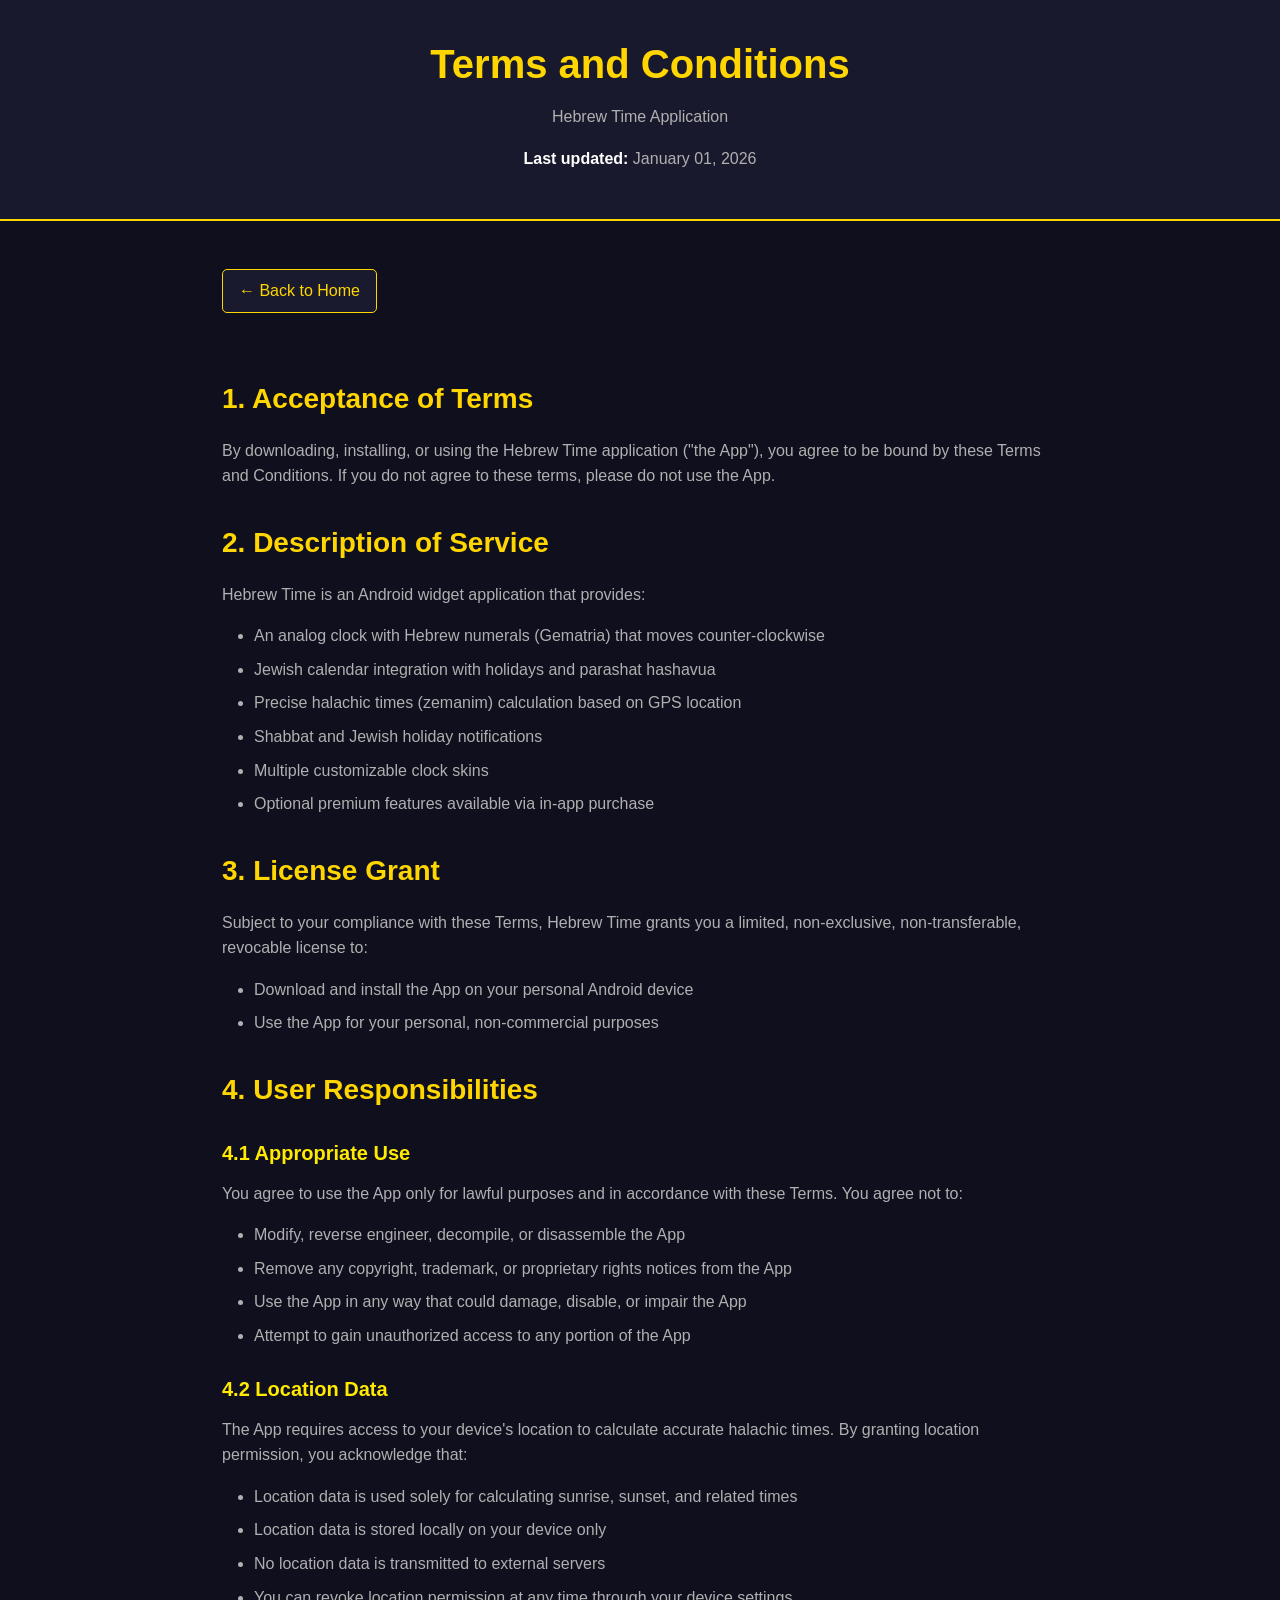
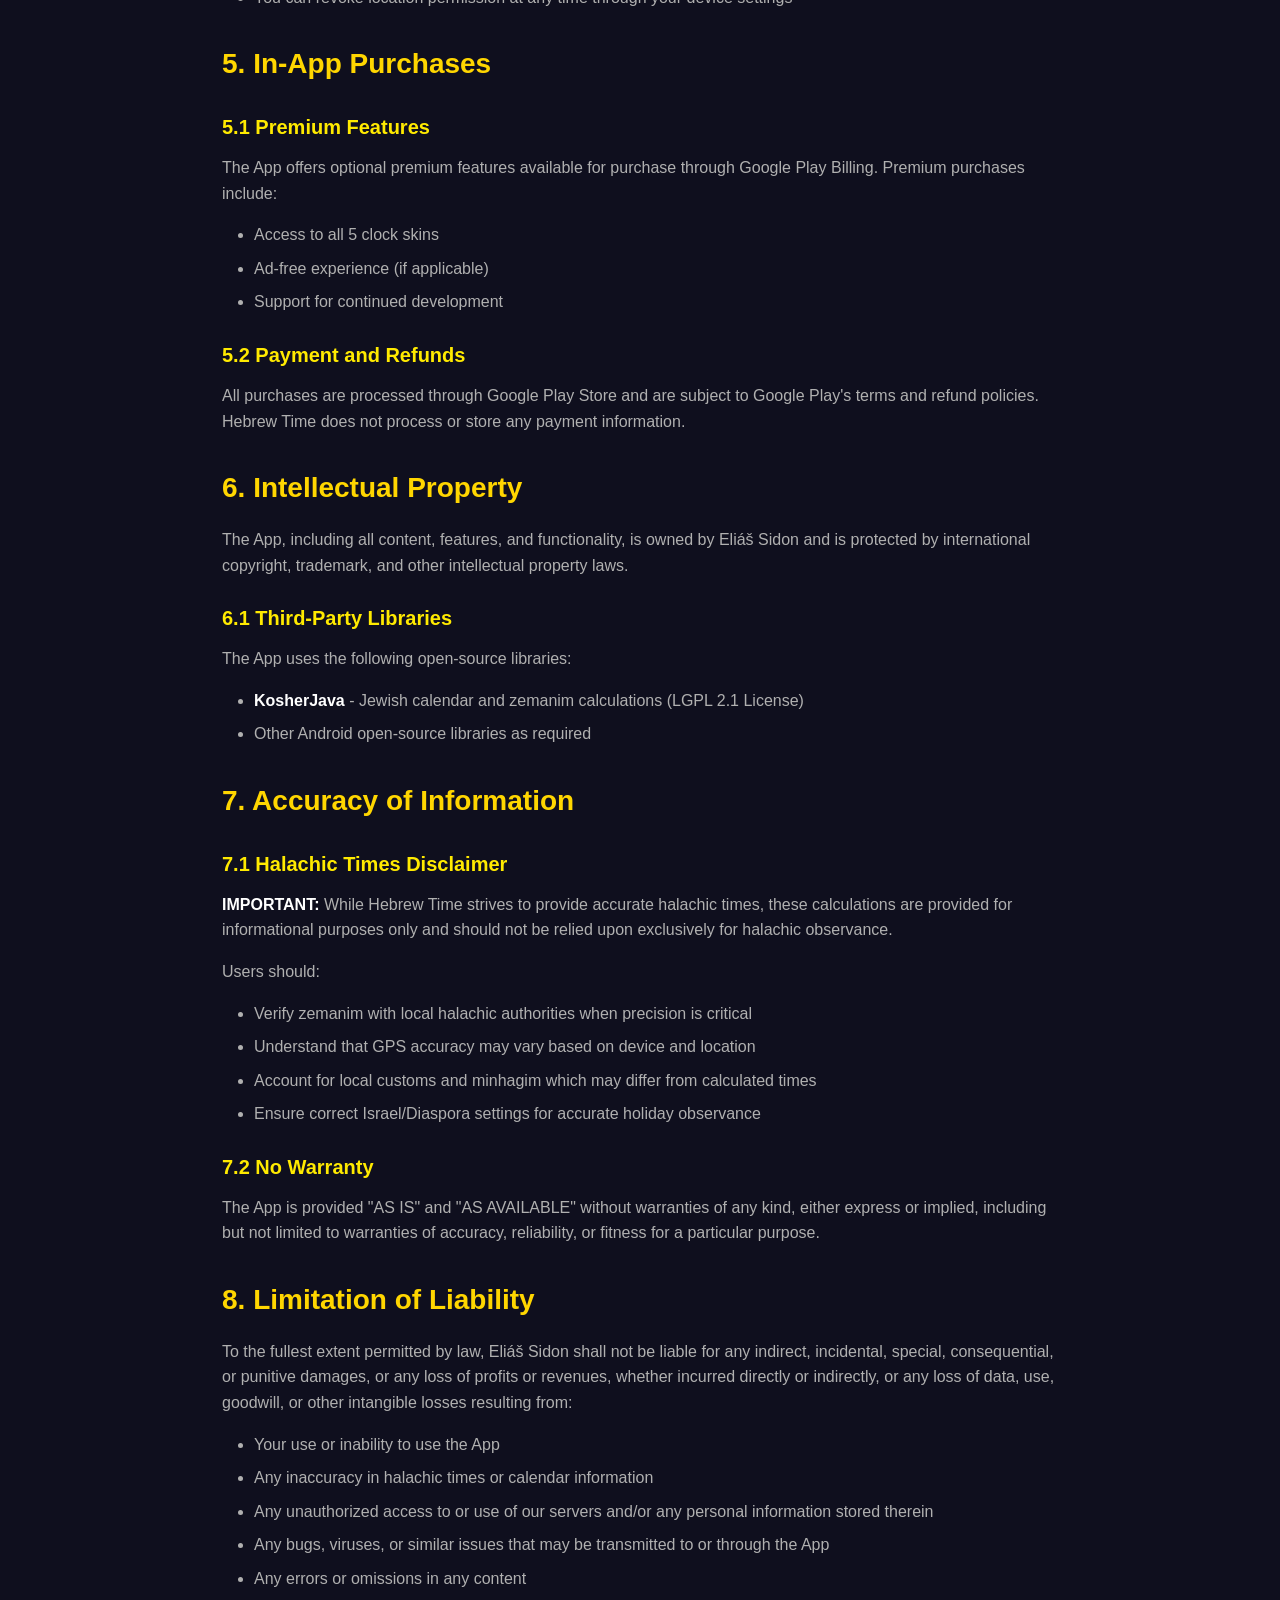
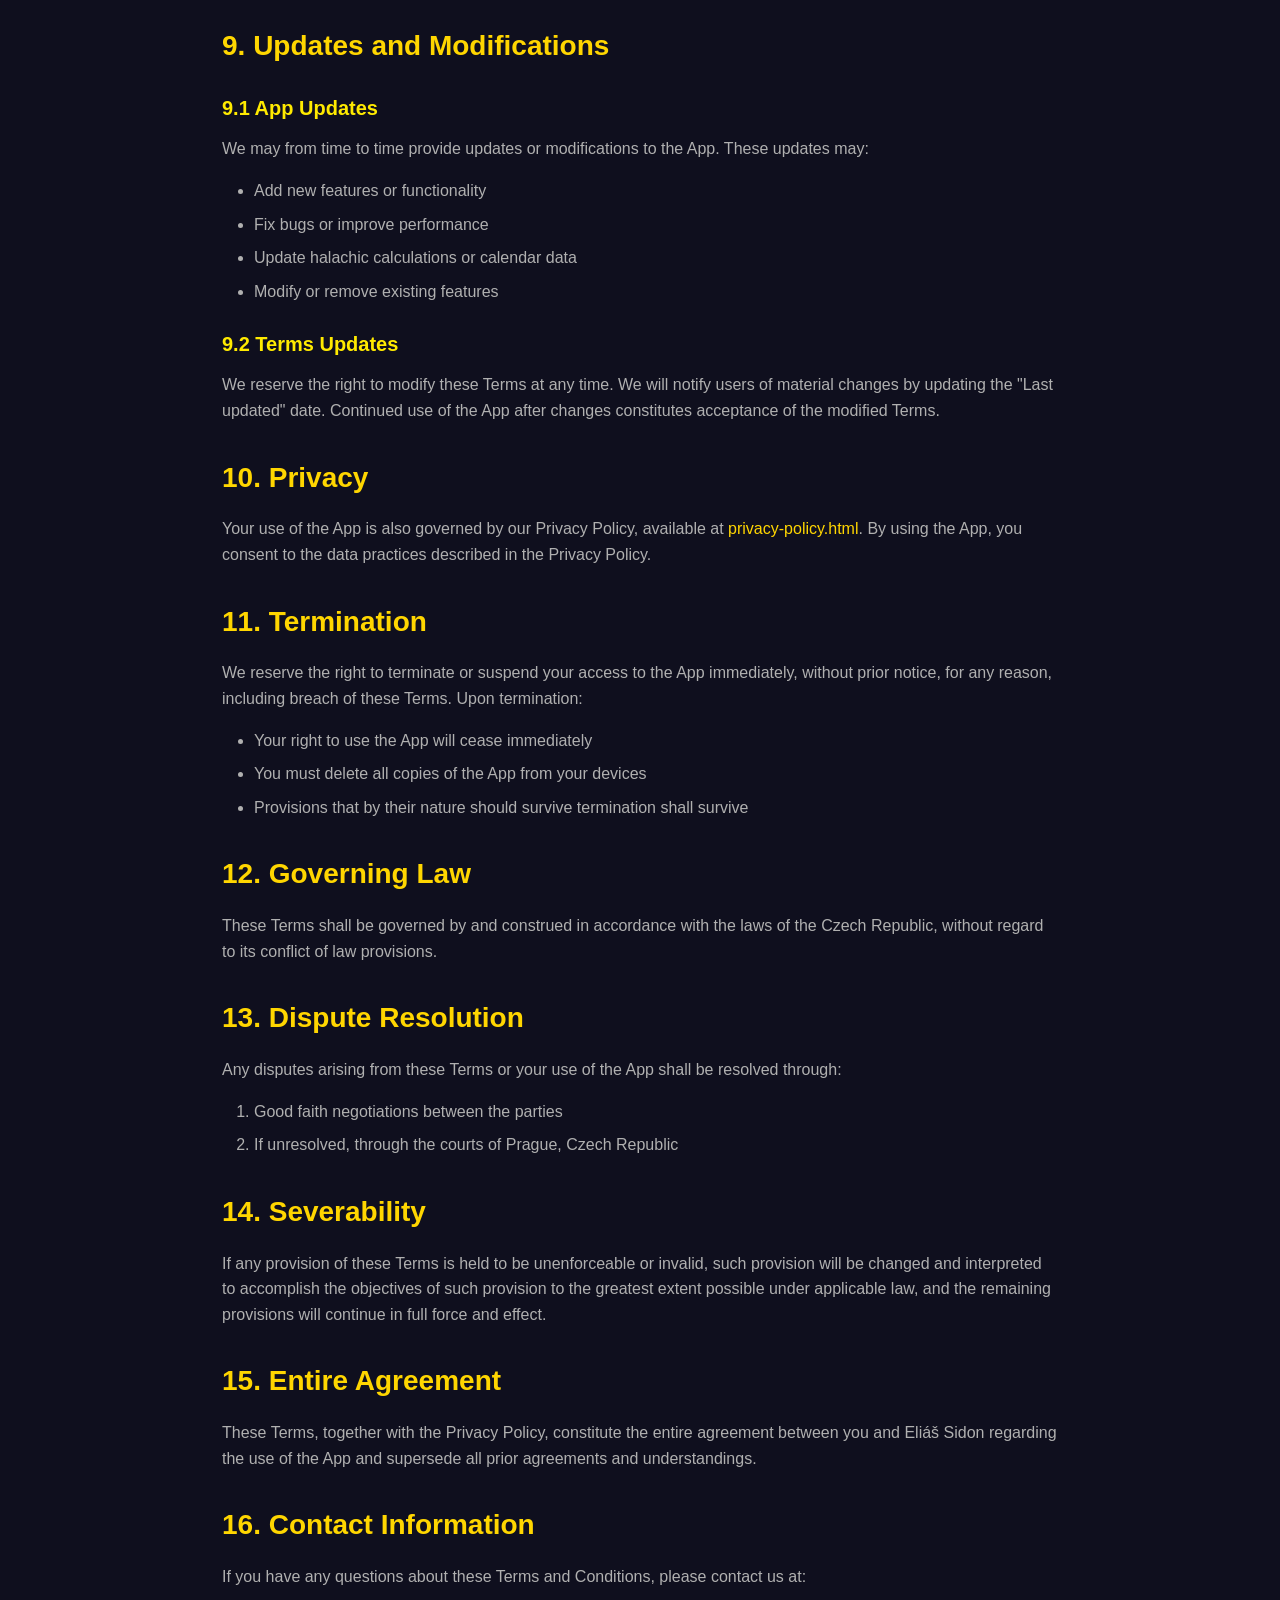
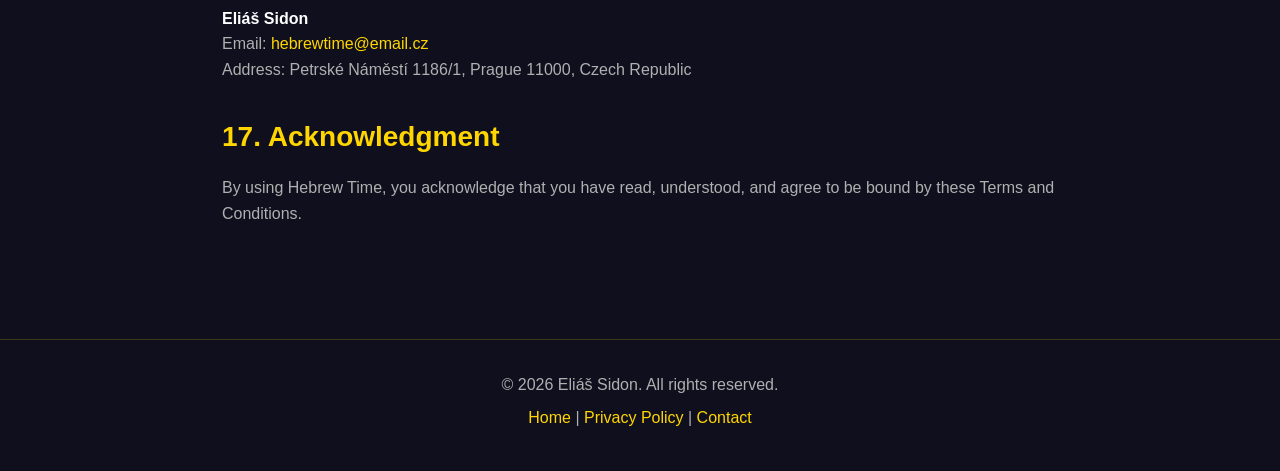
<file: terms-and-conditions.html>
<!DOCTYPE html>
<html lang="en">
<head>
    <meta charset="UTF-8">
    <meta name="viewport" content="width=device-width, initial-scale=1.0">
    <meta name="description" content="Terms and Conditions for Hebrew Time - Android widget application">
    <title>Terms and Conditions - Hebrew Time</title>
    <style>
        * {
            margin: 0;
            padding: 0;
            box-sizing: border-box;
        }

        :root {
            --primary-color: #FFD600;
            --secondary-color: #FFEA00;
            --dark-bg: #1a1a2e;
            --darker-bg: #0f0f1e;
            --text-light: #ffffff;
            --text-gray: #b0b0b0;
        }

        body {
            font-family: -apple-system, BlinkMacSystemFont, 'Segoe UI', Roboto, Oxygen, Ubuntu, Cantarell, sans-serif;
            line-height: 1.6;
            color: var(--text-light);
            background: var(--darker-bg);
        }

        header {
            background: rgba(26, 26, 46, 0.95);
            padding: 2rem;
            text-align: center;
            border-bottom: 2px solid var(--primary-color);
        }

        header h1 {
            font-size: 2.5rem;
            color: var(--primary-color);
            margin-bottom: 0.5rem;
        }

        header p {
            color: var(--text-gray);
        }

        .container {
            max-width: 900px;
            margin: 0 auto;
            padding: 3rem 2rem;
        }

        h2 {
            font-size: 1.75rem;
            color: var(--primary-color);
            margin: 2rem 0 1rem;
        }

        h3 {
            font-size: 1.25rem;
            color: var(--secondary-color);
            margin: 1.5rem 0 0.75rem;
        }

        p {
            margin-bottom: 1rem;
            color: var(--text-gray);
        }

        ul, ol {
            margin: 1rem 0 1rem 2rem;
            color: var(--text-gray);
        }

        li {
            margin-bottom: 0.5rem;
        }

        strong {
            color: var(--text-light);
        }

        a {
            color: var(--primary-color);
            text-decoration: none;
        }

        a:hover {
            text-decoration: underline;
        }

        .back-link {
            display: inline-block;
            margin-bottom: 2rem;
            padding: 0.5rem 1rem;
            background: var(--dark-bg);
            border-radius: 5px;
            border: 1px solid var(--primary-color);
        }

        footer {
            background: var(--darker-bg);
            padding: 2rem;
            text-align: center;
            border-top: 1px solid rgba(255, 214, 0, 0.2);
            margin-top: 3rem;
        }

        footer p {
            color: var(--text-gray);
            margin-bottom: 0.5rem;
        }

        @media (max-width: 768px) {
            header h1 {
                font-size: 2rem;
            }

            .container {
                padding: 2rem 1rem;
            }

            h2 {
                font-size: 1.5rem;
            }

            h3 {
                font-size: 1.1rem;
            }
        }
    </style>
</head>
<body>
    <header>
        <h1>Terms and Conditions</h1>
        <p>Hebrew Time Application</p>
        <p><strong>Last updated:</strong> January 01, 2026</p>
    </header>

    <div class="container">
        <a href="index.html" class="back-link">← Back to Home</a>

        <h2>1. Acceptance of Terms</h2>
        <p>By downloading, installing, or using the Hebrew Time application ("the App"), you agree to be bound by these Terms and Conditions. If you do not agree to these terms, please do not use the App.</p>

        <h2>2. Description of Service</h2>
        <p>Hebrew Time is an Android widget application that provides:</p>
        <ul>
            <li>An analog clock with Hebrew numerals (Gematria) that moves counter-clockwise</li>
            <li>Jewish calendar integration with holidays and parashat hashavua</li>
            <li>Precise halachic times (zemanim) calculation based on GPS location</li>
            <li>Shabbat and Jewish holiday notifications</li>
            <li>Multiple customizable clock skins</li>
            <li>Optional premium features available via in-app purchase</li>
        </ul>

        <h2>3. License Grant</h2>
        <p>Subject to your compliance with these Terms, Hebrew Time grants you a limited, non-exclusive, non-transferable, revocable license to:</p>
        <ul>
            <li>Download and install the App on your personal Android device</li>
            <li>Use the App for your personal, non-commercial purposes</li>
        </ul>

        <h2>4. User Responsibilities</h2>
        <h3>4.1 Appropriate Use</h3>
        <p>You agree to use the App only for lawful purposes and in accordance with these Terms. You agree not to:</p>
        <ul>
            <li>Modify, reverse engineer, decompile, or disassemble the App</li>
            <li>Remove any copyright, trademark, or proprietary rights notices from the App</li>
            <li>Use the App in any way that could damage, disable, or impair the App</li>
            <li>Attempt to gain unauthorized access to any portion of the App</li>
        </ul>

        <h3>4.2 Location Data</h3>
        <p>The App requires access to your device's location to calculate accurate halachic times. By granting location permission, you acknowledge that:</p>
        <ul>
            <li>Location data is used solely for calculating sunrise, sunset, and related times</li>
            <li>Location data is stored locally on your device only</li>
            <li>No location data is transmitted to external servers</li>
            <li>You can revoke location permission at any time through your device settings</li>
        </ul>

        <h2>5. In-App Purchases</h2>
        <h3>5.1 Premium Features</h3>
        <p>The App offers optional premium features available for purchase through Google Play Billing. Premium purchases include:</p>
        <ul>
            <li>Access to all 5 clock skins</li>
            <li>Ad-free experience (if applicable)</li>
            <li>Support for continued development</li>
        </ul>

        <h3>5.2 Payment and Refunds</h3>
        <p>All purchases are processed through Google Play Store and are subject to Google Play's terms and refund policies. Hebrew Time does not process or store any payment information.</p>

        <h2>6. Intellectual Property</h2>
        <p>The App, including all content, features, and functionality, is owned by Eliáš Sidon and is protected by international copyright, trademark, and other intellectual property laws.</p>

        <h3>6.1 Third-Party Libraries</h3>
        <p>The App uses the following open-source libraries:</p>
        <ul>
            <li><strong>KosherJava</strong> - Jewish calendar and zemanim calculations (LGPL 2.1 License)</li>
            <li>Other Android open-source libraries as required</li>
        </ul>

        <h2>7. Accuracy of Information</h2>
        <h3>7.1 Halachic Times Disclaimer</h3>
        <p><strong>IMPORTANT:</strong> While Hebrew Time strives to provide accurate halachic times, these calculations are provided for informational purposes only and should not be relied upon exclusively for halachic observance.</p>
        <p>Users should:</p>
        <ul>
            <li>Verify zemanim with local halachic authorities when precision is critical</li>
            <li>Understand that GPS accuracy may vary based on device and location</li>
            <li>Account for local customs and minhagim which may differ from calculated times</li>
            <li>Ensure correct Israel/Diaspora settings for accurate holiday observance</li>
        </ul>

        <h3>7.2 No Warranty</h3>
        <p>The App is provided "AS IS" and "AS AVAILABLE" without warranties of any kind, either express or implied, including but not limited to warranties of accuracy, reliability, or fitness for a particular purpose.</p>

        <h2>8. Limitation of Liability</h2>
        <p>To the fullest extent permitted by law, Eliáš Sidon shall not be liable for any indirect, incidental, special, consequential, or punitive damages, or any loss of profits or revenues, whether incurred directly or indirectly, or any loss of data, use, goodwill, or other intangible losses resulting from:</p>
        <ul>
            <li>Your use or inability to use the App</li>
            <li>Any inaccuracy in halachic times or calendar information</li>
            <li>Any unauthorized access to or use of our servers and/or any personal information stored therein</li>
            <li>Any bugs, viruses, or similar issues that may be transmitted to or through the App</li>
            <li>Any errors or omissions in any content</li>
        </ul>

        <h2>9. Updates and Modifications</h2>
        <h3>9.1 App Updates</h3>
        <p>We may from time to time provide updates or modifications to the App. These updates may:</p>
        <ul>
            <li>Add new features or functionality</li>
            <li>Fix bugs or improve performance</li>
            <li>Update halachic calculations or calendar data</li>
            <li>Modify or remove existing features</li>
        </ul>

        <h3>9.2 Terms Updates</h3>
        <p>We reserve the right to modify these Terms at any time. We will notify users of material changes by updating the "Last updated" date. Continued use of the App after changes constitutes acceptance of the modified Terms.</p>

        <h2>10. Privacy</h2>
        <p>Your use of the App is also governed by our Privacy Policy, available at <a href="privacy-policy.html">privacy-policy.html</a>. By using the App, you consent to the data practices described in the Privacy Policy.</p>

        <h2>11. Termination</h2>
        <p>We reserve the right to terminate or suspend your access to the App immediately, without prior notice, for any reason, including breach of these Terms. Upon termination:</p>
        <ul>
            <li>Your right to use the App will cease immediately</li>
            <li>You must delete all copies of the App from your devices</li>
            <li>Provisions that by their nature should survive termination shall survive</li>
        </ul>

        <h2>12. Governing Law</h2>
        <p>These Terms shall be governed by and construed in accordance with the laws of the Czech Republic, without regard to its conflict of law provisions.</p>

        <h2>13. Dispute Resolution</h2>
        <p>Any disputes arising from these Terms or your use of the App shall be resolved through:</p>
        <ol>
            <li>Good faith negotiations between the parties</li>
            <li>If unresolved, through the courts of Prague, Czech Republic</li>
        </ol>

        <h2>14. Severability</h2>
        <p>If any provision of these Terms is held to be unenforceable or invalid, such provision will be changed and interpreted to accomplish the objectives of such provision to the greatest extent possible under applicable law, and the remaining provisions will continue in full force and effect.</p>

        <h2>15. Entire Agreement</h2>
        <p>These Terms, together with the Privacy Policy, constitute the entire agreement between you and Eliáš Sidon regarding the use of the App and supersede all prior agreements and understandings.</p>

        <h2>16. Contact Information</h2>
        <p>If you have any questions about these Terms and Conditions, please contact us at:</p>
        <p>
            <strong>Eliáš Sidon</strong><br>
            Email: <a href="mailto:hebrewtime@email.cz">hebrewtime@email.cz</a><br>
            Address: Petrské Náměstí 1186/1, Prague 11000, Czech Republic
        </p>

        <h2>17. Acknowledgment</h2>
        <p>By using Hebrew Time, you acknowledge that you have read, understood, and agree to be bound by these Terms and Conditions.</p>
    </div>

    <footer>
        <p>&copy; 2026 Eliáš Sidon. All rights reserved.</p>
        <p>
            <a href="index.html">Home</a> |
            <a href="privacy-policy.html">Privacy Policy</a> |
            <a href="mailto:hebrewtime@email.cz">Contact</a>
        </p>
    </footer>
</body>
</html>
</file>
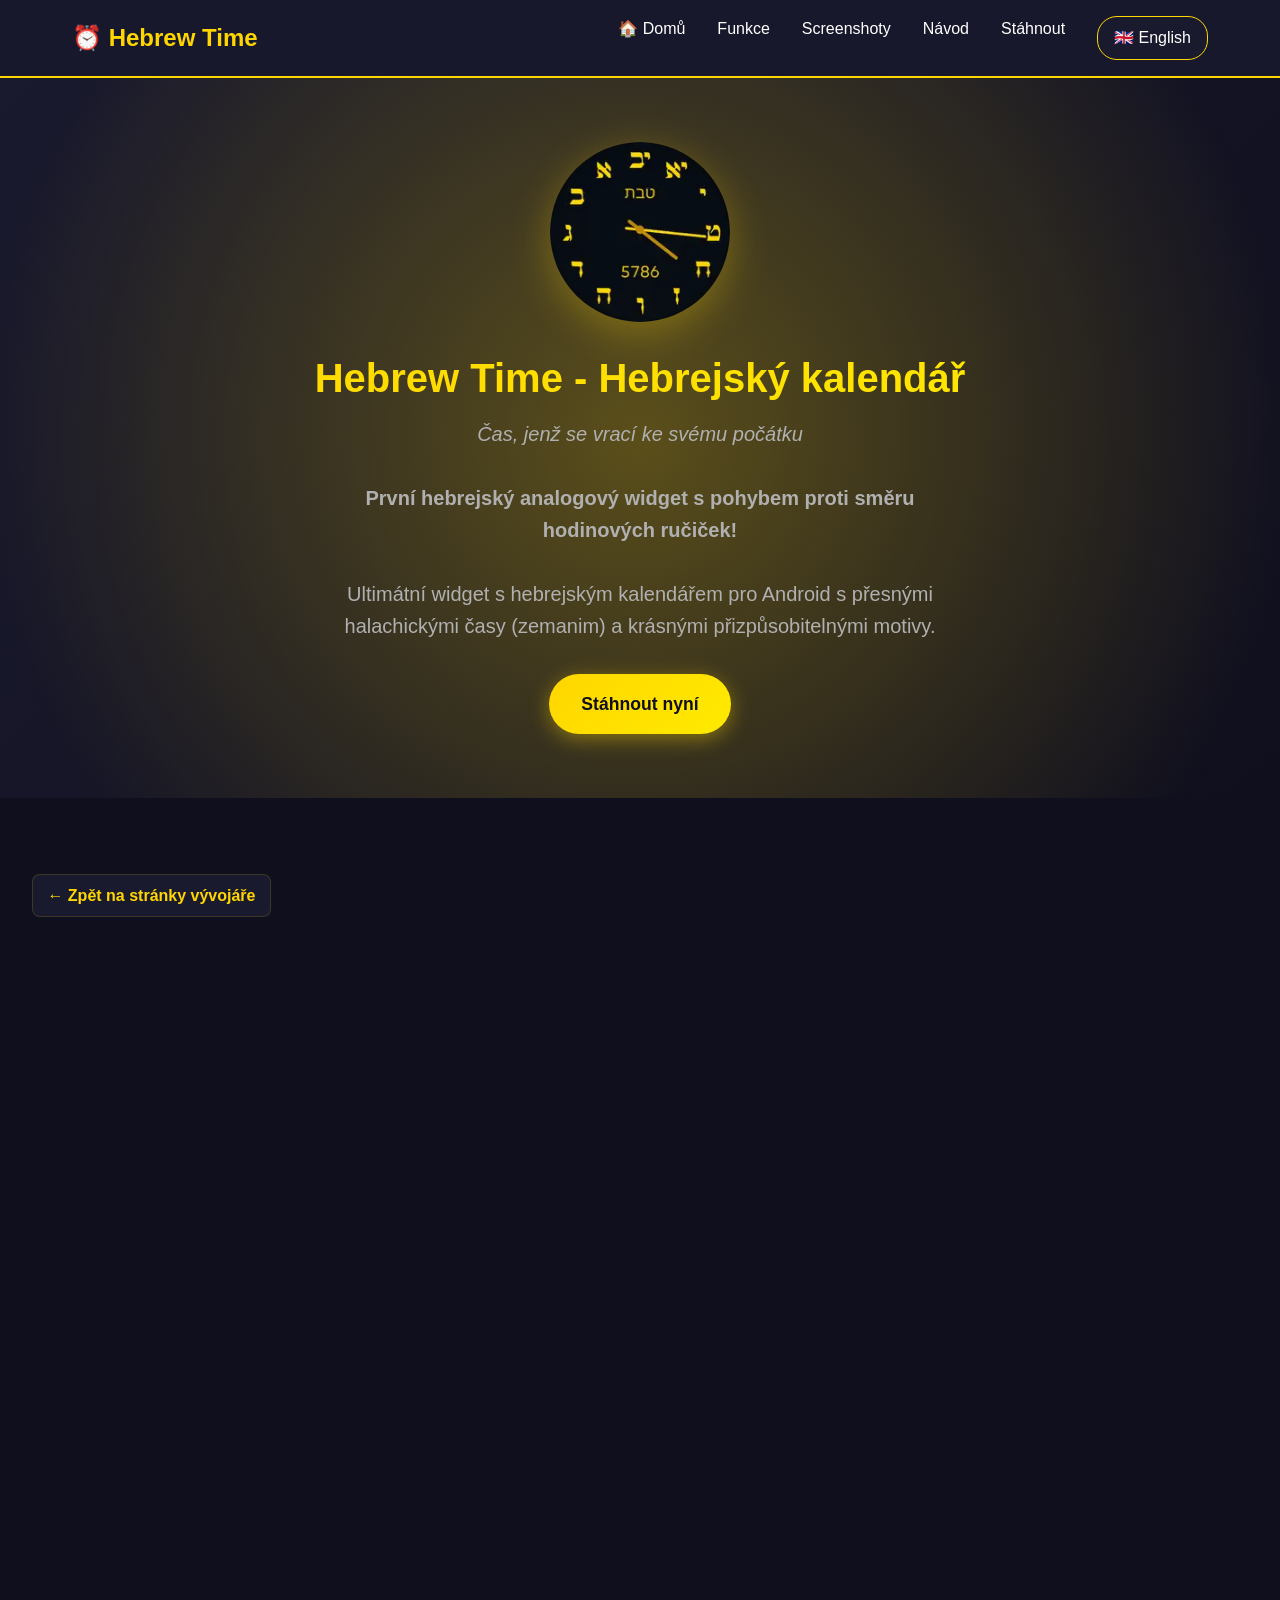
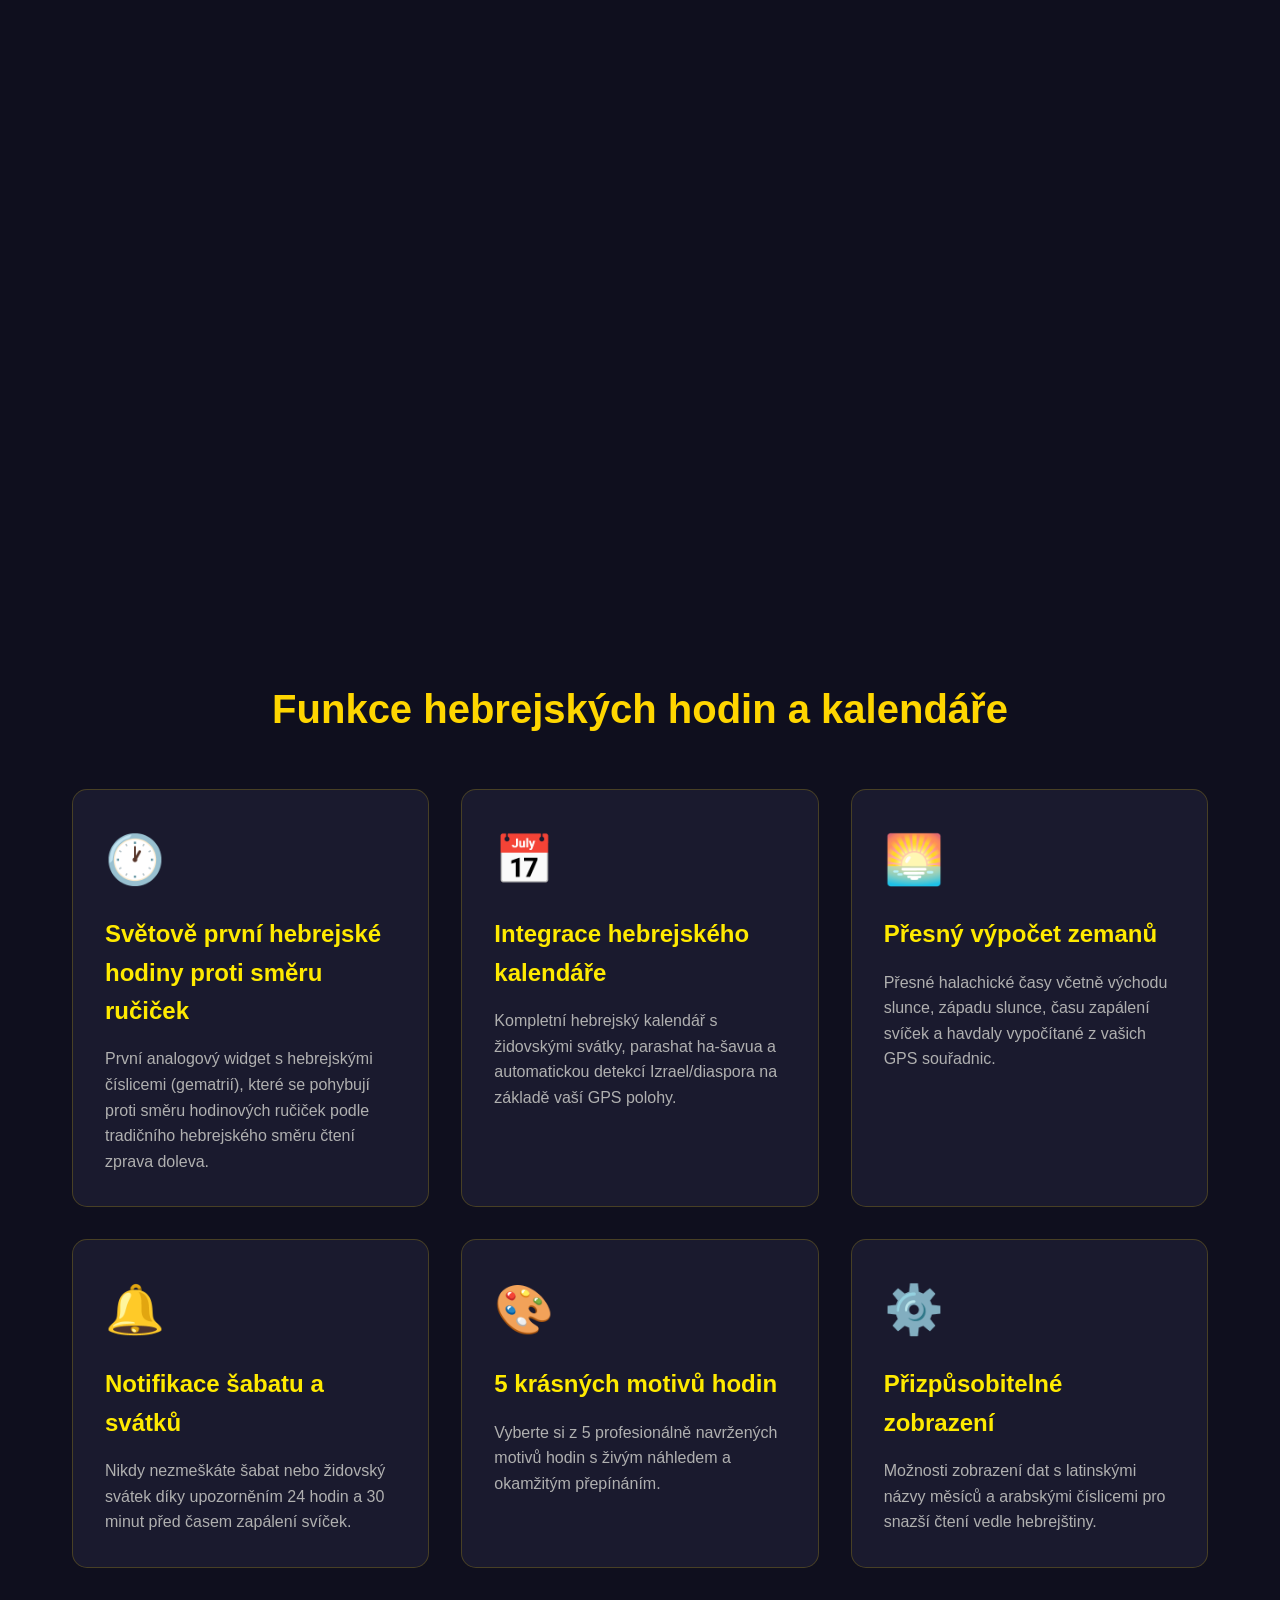
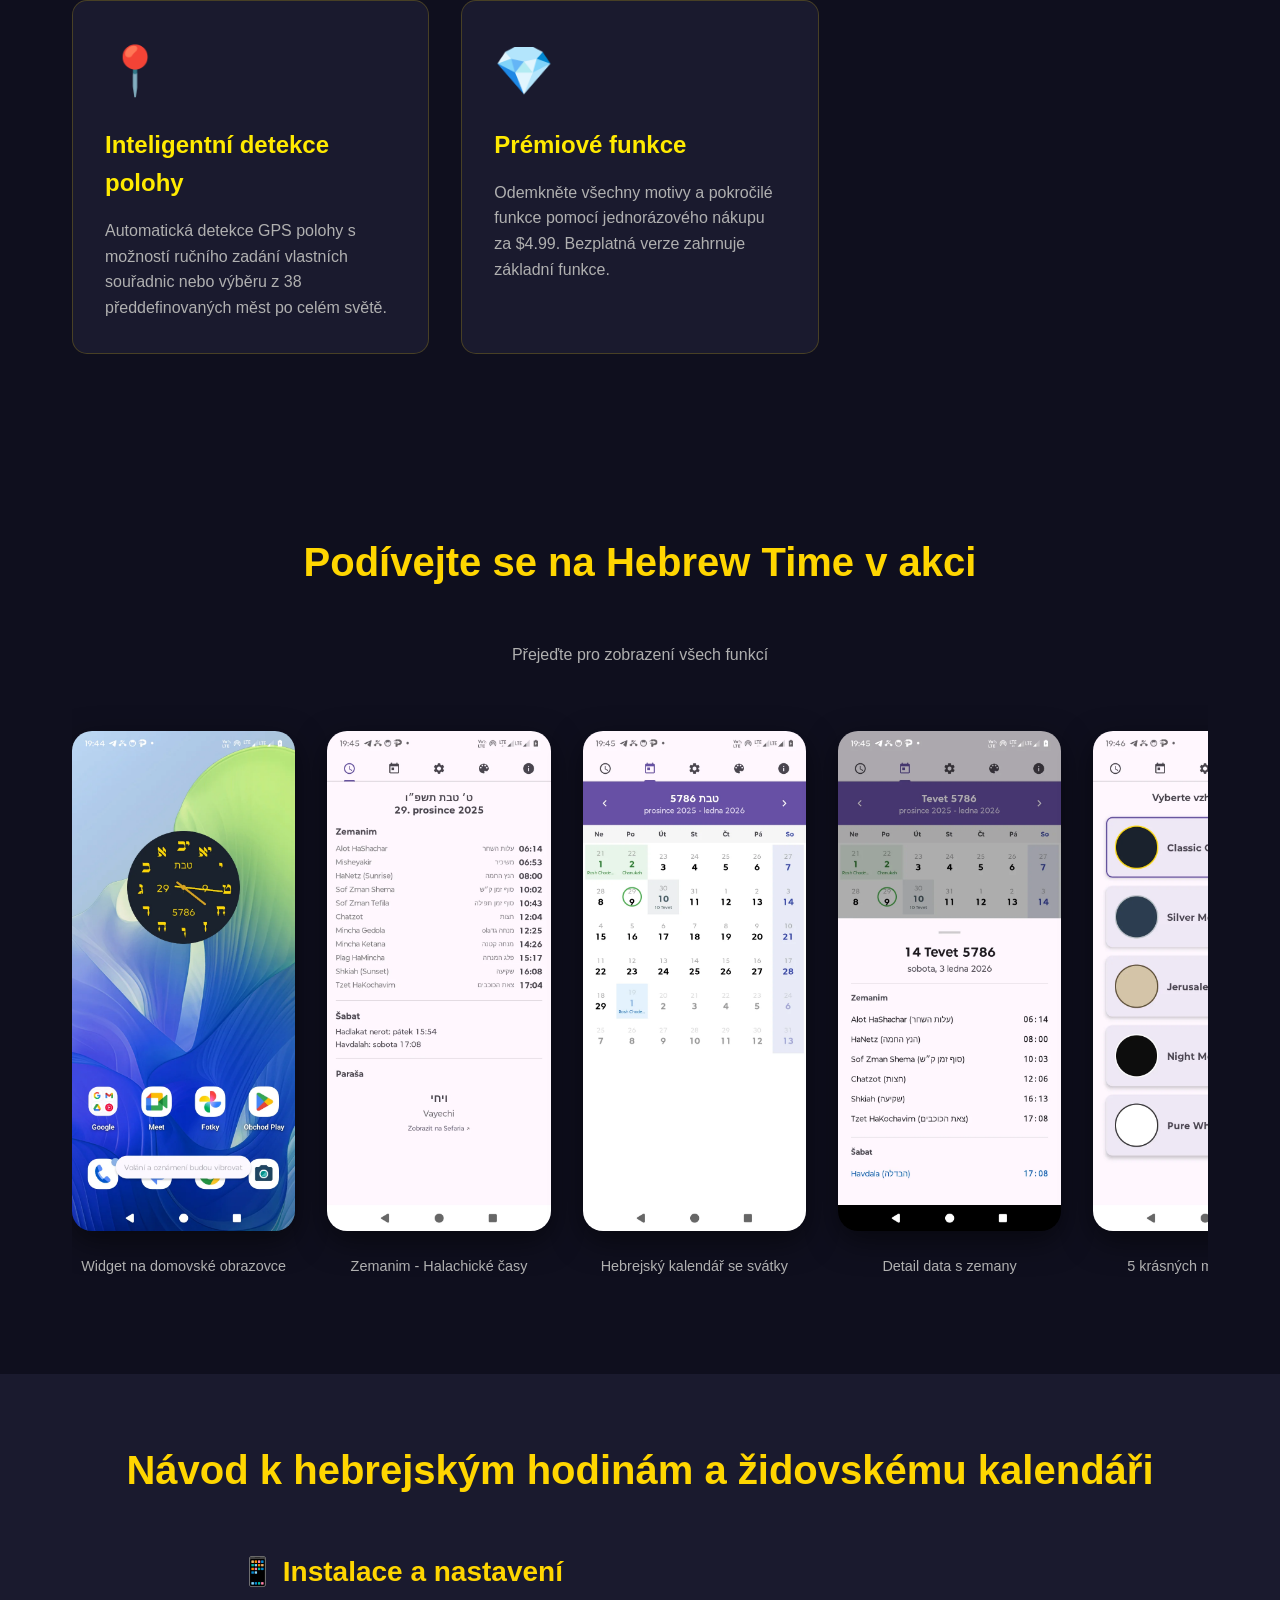
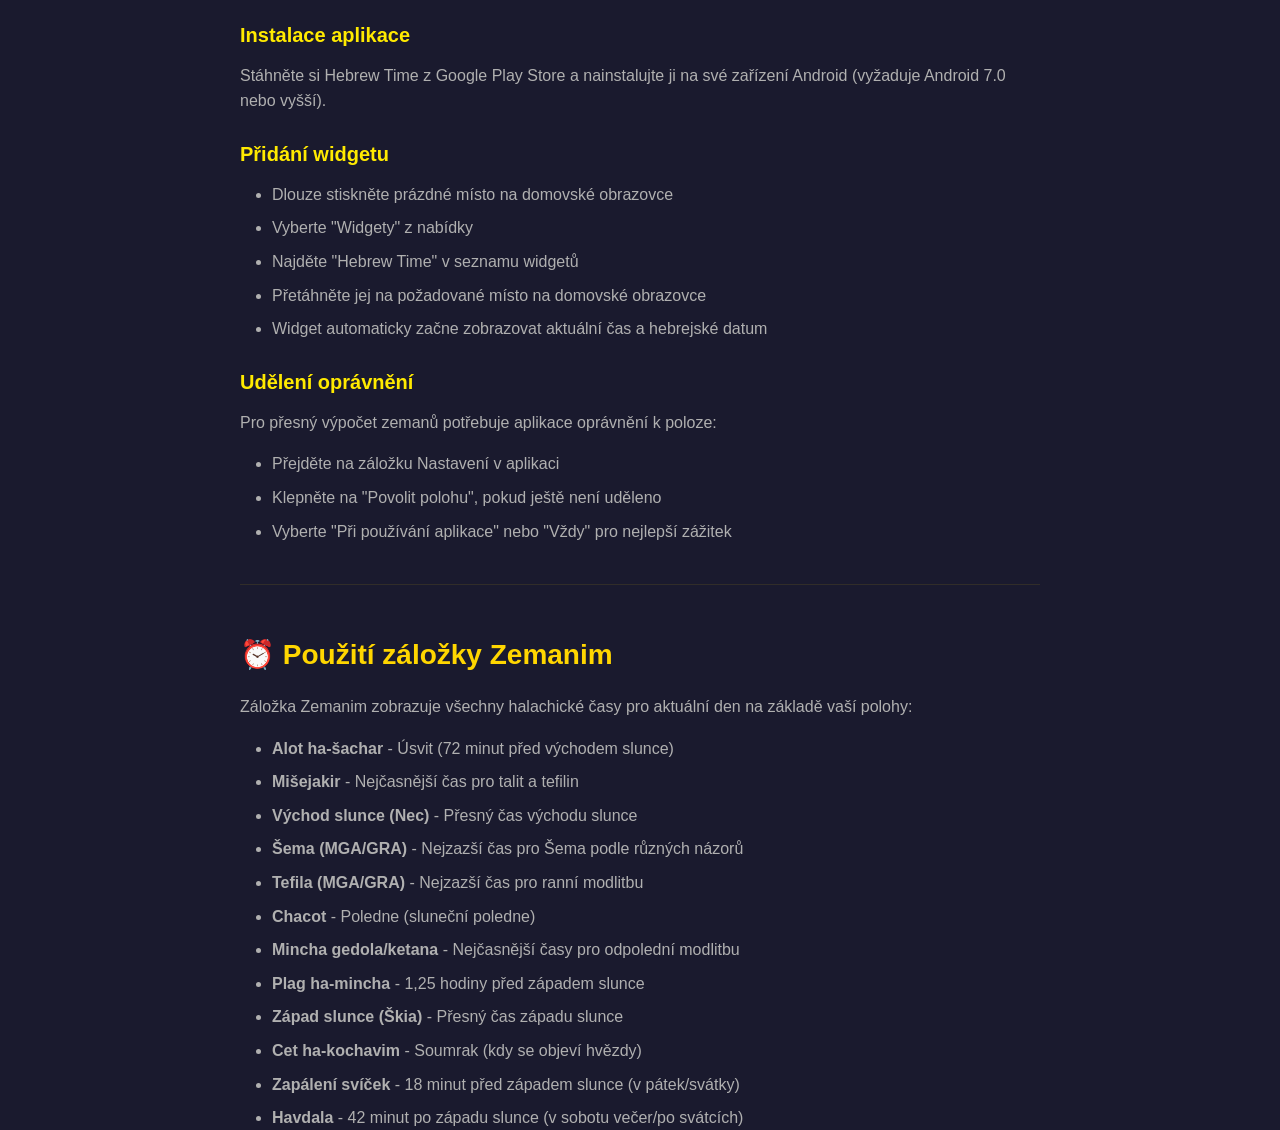
<file: public/index-cs.html>
<!DOCTYPE html>
<html lang="cs">
<head>
    <meta charset="UTF-8">
    <meta name="viewport" content="width=device-width, initial-scale=1.0">
    <meta http-equiv="content-language" content="cs">

    <!-- Favicons -->
    <link rel="icon" type="image/x-icon" href="/favicon.ico">
    <link rel="icon" type="image/png" sizes="32x32" href="/favicon-32x32.png">
    <link rel="icon" type="image/png" sizes="16x16" href="/favicon-16x16.png">
    <link rel="apple-touch-icon" sizes="180x180" href="/apple-touch-icon.png">

<link rel="preload" as="image" href="assets/logo.webp">
<!-- Google tag (gtag.js) -->
<script async src="https://www.googletagmanager.com/gtag/js?id=G-9661F67W99"></script>
<script>
  window.dataLayer = window.dataLayer || [];
  function gtag(){dataLayer.push(arguments);}
  gtag('js', new Date());

  gtag('config', 'G-9661F67W99');
</script>
<meta name="description" content="Hebrew Time - Android widget s hebrejským kalendářem, židovským kalendářem, hebrejskými hodinami běžícími pozpátku. Zobrazuje židovské datum, hebrejské datum a přesné halachické časy (zemanim).">
    <meta name="keywords" content="Hebrew Time, hebrejské hodiny, hebrejský kalendář, židovský kalendář, židovské datum, hebrejské datum, zemanim, halachické časy, hebrejský widget, Android, časy šabatu, hodiny běžící pozpátku">
    <meta name="author" content="Eliáš Sidon">

    <!-- Canonical & Hreflang -->
    <link rel="canonical" href="https://hebrewtime.szidon.com/index-cs.html">
    <link rel="alternate" hreflang="en" href="https://hebrewtime.szidon.com/index.html">
    <link rel="alternate" hreflang="cs" href="https://hebrewtime.szidon.com/index-cs.html">
    <link rel="alternate" hreflang="x-default" href="https://hebrewtime.szidon.com/index.html">

    <!-- Open Graph / Facebook -->
    <meta property="og:type" content="website">
    <meta property="og:url" content="https://hebrewtime.szidon.com/index-cs.html">
    <meta property="og:title" content="Hebrew Time - Hebrejské hodiny a židovský kalendář widget pro Android">
    <meta property="og:description" content="Android widget s hebrejským kalendářem, židovským kalendářem, hebrejskými hodinami běžícími pozpátku. Zobrazuje židovské datum, hebrejské datum a přesné halachické časy (zemanim).">
    <meta property="og:image" content="https://hebrewtime.szidon.com/assets/og-image.webp">
    <meta property="og:image:width" content="1200">
    <meta property="og:image:height" content="630">
    <meta property="og:site_name" content="Hebrew Time">
    <meta property="og:locale" content="cs_CZ">

    <!-- Twitter Card -->
    <meta name="twitter:card" content="summary_large_image">
    <meta name="twitter:title" content="Hebrew Time - Hebrejské hodiny a židovský kalendář widget pro Android">
    <meta name="twitter:description" content="Android widget s hebrejským kalendářem, židovským kalendářem, hebrejskými hodinami běžícími pozpátku.">
    <meta name="twitter:image" content="https://hebrewtime.szidon.com/assets/og-image.webp">

<link rel="alternate" href="android-app://com.hebrewtime.app.balicek/https/hebrewtime.szidon.com">
    <title>Hebrew Time - Hebrejské hodiny a židovský kalendář widget pro Android</title>
    <link rel="stylesheet" href="css/base.css">
    <link rel="stylesheet" href="css/main.css">

    <!-- Schema.org JSON-LD -->
    <script type="application/ld+json">
    {
      "@context": "https://schema.org",
      "@type": "MobileApplication",
      "name": "Hebrew Time",
      "description": "Android widget s hebrejským kalendářem, židovským kalendářem, hebrejskými hodinami běžícími pozpátku. Zobrazuje židovské datum, hebrejské datum a přesné halachické časy (zemanim).",
      "operatingSystem": "Android",
      "applicationCategory": "LifestyleApplication",
      "offers": {
        "@type": "Offer",
        "price": "0",
        "priceCurrency": "USD"
      },
      "author": {
        "@type": "Person",
        "name": "Eliáš Sidon"
      },
      "inLanguage": ["en", "cs"],
      "url": "https://hebrewtime.szidon.com",
      "downloadUrl": "https://play.google.com/store/apps/details?id=com.hebrewtime.app"
    }
    </script>
</head>
<body>
    <!-- Navigation -->
    <nav>
        <div class="container">
            <div class="logo">⏰ Hebrew Time</div>
            <button class="mobile-menu-toggle" aria-label="Přepnout menu">☰</button>
            <ul class="nav-links" id="navLinks">
                <li><a href="index-cs.html">🏠 Domů</a></li>
                <li><a href="#funkce">Funkce</a></li>
                <li><a href="#screenshoty">Screenshoty</a></li>
                <li><a href="#navod">Návod</a></li>
                <li><a href="#stahnout">Stáhnout</a></li>
                <li class="lang-switch"><a href="index.html">🇬🇧 English</a></li>
            </ul>
        </div>
    </nav>

    <!-- Hero Section -->
    <section class="hero">
        <div class="container">
            <div class="hero-icon">
                <img src="assets/logo.webp" alt="Hebrew Time Logo">
            </div>
            <h1>Hebrew Time - Hebrejský kalendář</h1>
            <p class="slogan hero-slogan">Čas, jenž se vrací ke svému počátku</p>
            <p class="hero-subtitle">První hebrejský analogový widget s pohybem proti směru hodinových ručiček!</p>
            <p>Ultimátní widget s hebrejským kalendářem pro Android s přesnými halachickými časy (zemanim) a krásnými přizpůsobitelnými motivy.</p>
            <a href="#stahnout" class="cta-button">Stáhnout nyní</a>
        </div>
    </section>
    <section>
        <div>
            <a href="https://szidon.com" class="back-link">← Zpět na stránky vývojáře</a>
        </div>
    </section>

    <section class="about-origin">
        <div class="container">
            <h2>O vzniku widgetu</h2>
            <p>Můj vztah k času se formoval v úzkých uličkách pražského Josefova. Jako člen zdejší židovské komunity jsem od dětství slýchal modlitby ve Staronové synagoze a vzhlížel k věži Židovské radnice. Právě tam mě fascinoval unikátní kontrast dvou ciferníků: zatímco ty horní měřily čas „všedně", ty spodní s hebrejskými číslicemi se od roku 1764 otáčejí zrcadlově – zprava doleva.</p>

            <figure class="town-hall-photo">
                <img src="assets/jewish-town-hall-prague.webp" alt="Židovská radnice v Praze se slavnými hebrejskými hodinami" loading="lazy">
                <figcaption>Židovská radnice v Praze s unikátními hebrejskými hodinami, které běží proti směru hodinových ručiček</figcaption>
            </figure>

            <p>Tento „obrácený" pohyb ručiček, kopírující směr hebrejského písma, pro mě vždy symbolizoval, že čas nemusí jen ubíhat, ale může nás i vracet ke kořenům — k dávným hebrejským datům a rytmu židovského kalendáře. Přímo z věže s hodinami je vidět na Staronovou synagogu, kde se modlíval slavný rabbi Löw—a kde podle legendy umlčel tikot svého Golema, tvora, který se vymkl kontrole, odebráním mystického šemu z jeho čela. Golem prý dodnes odpočívá na půdě synagogy. Tato zvláštní blízkost hodin a příběhů mě inspirovala k tomu přenést pražskou magii do moderní podoby. Můj Android widget tak vznikl jako digitální pocta těmto slavným hodinám, legendám a pražské židovské obci.</p>
        </div>
    </section>

    <!-- Features Section -->
    <section id="funkce">
        <div class="container">
            <h2>Funkce hebrejských hodin a kalendáře</h2>
            <div class="features-grid">
                <div class="feature-card">
                    <div class="feature-icon">🕐</div>
                    <h3>Světově první hebrejské hodiny proti směru ručiček</h3>
                    <p>První analogový widget s hebrejskými číslicemi (gematrií), které se pohybují proti směru hodinových ručiček podle tradičního hebrejského směru čtení zprava doleva.</p>
                </div>

                <div class="feature-card">
                    <div class="feature-icon">📅</div>
                    <h3>Integrace hebrejského kalendáře</h3>
                    <p>Kompletní hebrejský kalendář s židovskými svátky, parashat ha-šavua a automatickou detekcí Izrael/diaspora na základě vaší GPS polohy.</p>
                </div>

                <div class="feature-card">
                    <div class="feature-icon">🌅</div>
                    <h3>Přesný výpočet zemanů</h3>
                    <p>Přesné halachické časy včetně východu slunce, západu slunce, času zapálení svíček a havdaly vypočítané z vašich GPS souřadnic.</p>
                </div>

                <div class="feature-card">
                    <div class="feature-icon">🔔</div>
                    <h3>Notifikace šabatu a svátků</h3>
                    <p>Nikdy nezmeškáte šabat nebo židovský svátek díky upozorněním 24 hodin a 30 minut před časem zapálení svíček.</p>
                </div>

                <div class="feature-card">
                    <div class="feature-icon">🎨</div>
                    <h3>5 krásných motivů hodin</h3>
                    <p>Vyberte si z 5 profesionálně navržených motivů hodin s živým náhledem a okamžitým přepínáním.</p>
                </div>

                <div class="feature-card">
                    <div class="feature-icon">⚙️</div>
                    <h3>Přizpůsobitelné zobrazení</h3>
                    <p>Možnosti zobrazení dat s latinskými názvy měsíců a arabskými číslicemi pro snazší čtení vedle hebrejštiny.</p>
                </div>

                <div class="feature-card">
                    <div class="feature-icon">📍</div>
                    <h3>Inteligentní detekce polohy</h3>
                    <p>Automatická detekce GPS polohy s možností ručního zadání vlastních souřadnic nebo výběru z 38 předdefinovaných měst po celém světě.</p>
                </div>

                <div class="feature-card">
                    <div class="feature-icon">💎</div>
                    <h3>Prémiové funkce</h3>
                    <p>Odemkněte všechny motivy a pokročilé funkce pomocí jednorázového nákupu za $4.99. Bezplatná verze zahrnuje základní funkce.</p>
                </div>
            </div>
        </div>
    </section>

    <!-- Screenshots Section -->
    <section id="screenshoty" class="screenshots-section">
        <div class="container">
            <h2>Podívejte se na Hebrew Time v akci</h2>
            <p class="screenshots-intro">Přejeďte pro zobrazení všech funkcí</p>
            <div class="screenshots-container">
                <div class="screenshot-item">
                    <img src="assets/hebrewtime/Screenshot_20251229-194459.webp" alt="Hebrew Time Widget na domovské obrazovce">
                    <p class="screenshot-caption">Widget na domovské obrazovce</p>
                </div>
                <div class="screenshot-item">
                    <img src="assets/hebrewtime/Screenshot_20251229-194509.webp" alt="Zemanim - Halachické časy">
                    <p class="screenshot-caption">Zemanim - Halachické časy</p>
                </div>
                <div class="screenshot-item">
                    <img src="assets/hebrewtime/Screenshot_20251229-194522.webp" alt="Hebrejský kalendář se svátky">
                    <p class="screenshot-caption">Hebrejský kalendář se svátky</p>
                </div>
                <div class="screenshot-item">
                    <img src="assets/hebrewtime/Screenshot_20251229-194552.webp" alt="Detail data kalendáře">
                    <p class="screenshot-caption">Detail data s zemany</p>
                </div>
                <div class="screenshot-item">
                    <img src="assets/hebrewtime/Screenshot_20251229-194610.webp" alt="5 motivů hodin na výběr">
                    <p class="screenshot-caption">5 krásných motivů hodin</p>
                </div>
                <div class="screenshot-item">
                    <img src="assets/hebrewtime/Screenshot_20251229-194818.webp" alt="Zobrazení Hebrew Time Widgetu">
                    <p class="screenshot-caption">Hodiny běžící proti směru ručiček</p>
                </div>
            </div>
        </div>
    </section>

    <!-- User Guide Section -->
    <section id="navod" class="guide-section">
        <div class="container">
            <h2>Návod k hebrejským hodinám a židovskému kalendáři</h2>
            <div class="guide-content">

                <div class="guide-item">
                    <h3>📱 Instalace a nastavení</h3>
                    <h4>Instalace aplikace</h4>
                    <p>Stáhněte si Hebrew Time z Google Play Store a nainstalujte ji na své zařízení Android (vyžaduje Android 7.0 nebo vyšší).</p>

                    <h4>Přidání widgetu</h4>
                    <ul>
                        <li>Dlouze stiskněte prázdné místo na domovské obrazovce</li>
                        <li>Vyberte "Widgety" z nabídky</li>
                        <li>Najděte "Hebrew Time" v seznamu widgetů</li>
                        <li>Přetáhněte jej na požadované místo na domovské obrazovce</li>
                        <li>Widget automaticky začne zobrazovat aktuální čas a hebrejské datum</li>
                    </ul>

                    <h4>Udělení oprávnění</h4>
                    <p>Pro přesný výpočet zemanů potřebuje aplikace oprávnění k poloze:</p>
                    <ul>
                        <li>Přejděte na záložku Nastavení v aplikaci</li>
                        <li>Klepněte na "Povolit polohu", pokud ještě není uděleno</li>
                        <li>Vyberte "Při používání aplikace" nebo "Vždy" pro nejlepší zážitek</li>
                    </ul>
                </div>

                <div class="guide-item">
                    <h3>⏰ Použití záložky Zemanim</h3>
                    <p>Záložka Zemanim zobrazuje všechny halachické časy pro aktuální den na základě vaší polohy:</p>
                    <ul>
                        <li><strong>Alot ha-šachar</strong> - Úsvit (72 minut před východem slunce)</li>
                        <li><strong>Mišejakir</strong> - Nejčasnější čas pro talit a tefilin</li>
                        <li><strong>Východ slunce (Nec)</strong> - Přesný čas východu slunce</li>
                        <li><strong>Šema (MGA/GRA)</strong> - Nejzazší čas pro Šema podle různých názorů</li>
                        <li><strong>Tefila (MGA/GRA)</strong> - Nejzazší čas pro ranní modlitbu</li>
                        <li><strong>Chacot</strong> - Poledne (sluneční poledne)</li>
                        <li><strong>Mincha gedola/ketana</strong> - Nejčasnější časy pro odpolední modlitbu</li>
                        <li><strong>Plag ha-mincha</strong> - 1,25 hodiny před západem slunce</li>
                        <li><strong>Západ slunce (Škia)</strong> - Přesný čas západu slunce</li>
                        <li><strong>Cet ha-kochavim</strong> - Soumrak (kdy se objeví hvězdy)</li>
                        <li><strong>Zapálení svíček</strong> - 18 minut před západem slunce (v pátek/svátky)</li>
                        <li><strong>Havdala</strong> - 42 minut po západu slunce (v sobotu večer/po svátcích)</li>
                    </ul>
                    <p>Všechny časy se automaticky aktualizují na základě vaší GPS polohy a aktuálního data.</p>
                </div>

                <div class="guide-item">
                    <h3>📅 Použití hebrejského kalendáře a židovských dat</h3>
                    <h4>Zobrazení hebrejského kalendáře a židovských dat</h4>
                    <p>Záložka Kalendář zobrazuje kompletní zobrazení hebrejského kalendáře s:</p>
                    <ul>
                        <li>Hebrejská data zobrazená vedle občanských dat</li>
                        <li>Židovské svátky zvýrazněné barvou</li>
                        <li>Aktuální den označený kroužkem</li>
                        <li>Dny šabatu (soboty) speciálně označené</li>
                    </ul>

                    <h4>Zobrazení podrobností o datu</h4>
                    <p>Klepnutím na jakékoli datum zobrazíte podrobné informace v dolním panelu:</p>
                    <ul>
                        <li>Úplné hebrejské datum (den, měsíc, rok)</li>
                        <li>Parashat ha-šavua (týdenní čtení z Tóry) pro šabat</li>
                        <li>Názvy svátků a informace</li>
                        <li>Všechny zemany pro konkrétní datum</li>
                        <li>Čas zapálení svíček (pokud je relevantní)</li>
                        <li>Čas havdaly (pokud je relevantní)</li>
                    </ul>

                    <h4>Navigace v kalendáři</h4>
                    <ul>
                        <li>Přejeďte vlevo/vpravo pro změnu měsíců</li>
                        <li>Klepněte na záhlaví měsíce/roku pro přechod na dnešek</li>
                        <li>Kalendář se automaticky přizpůsobí pro Izrael vs. diasporu ve slavení svátků</li>
                    </ul>
                </div>

                <div class="guide-item">
                    <h3>⚙️ Nastavení a přizpůsobení</h3>
                    <h4>Nastavení polohy</h4>
                    <ul>
                        <li><strong>Automatická detekce polohy:</strong> Používá GPS k automatickému určení vaší polohy</li>
                        <li><strong>Manuální zadání GPS:</strong> Zadejte vlastní souřadnice zeměpisné šířky a délky</li>
                        <li><strong>Výběr města:</strong> Vyberte z 38 předdefinovaných měst po celém světě</li>
                        <li><strong>Přepínač Izrael/diaspora:</strong> Ručně přepište automatickou detekci (ovlivňuje délku svátků a plán parašot)</li>
                    </ul>

                    <h4>Nastavení zobrazení</h4>
                    <ul>
                        <li><strong>Latinské názvy měsíců:</strong> Zobrazit měsíce v angličtině místo hebrejské transliterace</li>
                        <li><strong>Arabské číslice:</strong> Zobrazit čísla dní pomocí arabských číslic (1, 2, 3...) místo hebrejských číslic (א׳, ב׳, ג׳...)</li>
                        <li><strong>Motiv:</strong> Automaticky následuje systémový tmavý/světlý režim</li>
                    </ul>

                    <h4>Nastavení notifikací</h4>
                    <ul>
                        <li>Povolit/zakázat notifikace šabatu</li>
                        <li>Povolit/zakázat notifikace svátků</li>
                        <li>Notifikace odesílány 24 hodin a 30 minut před časem zapálení svíček</li>
                    </ul>
                </div>

                <div class="guide-item">
                    <h3>🎨 Změna motivů hodin</h3>
                    <p>Hebrew Time obsahuje 5 krásných motivů hodin. Pro změnu motivu:</p>
                    <ul>
                        <li>Otevřete aplikaci a přejděte na záložku "Motivy"</li>
                        <li>Procházejte dostupné motivy s živým náhledem</li>
                        <li>Klepněte na jakýkoli motiv pro jeho okamžité použití</li>
                        <li>Widget na vaší domovské obrazovce se okamžitě aktualizuje</li>
                        <li>Některé motivy vyžadují prémiové odemčení (jednorázový nákup za $4.99)</li>
                    </ul>
                </div>

                <div class="guide-item">
                    <h3>💎 Prémiové funkce</h3>
                    <p>Odemkněte všechny funkce pomocí jednorázového nákupu za $4.99:</p>
                    <ul>
                        <li>Přístup ke všem 5 motivům hodin</li>
                        <li>Žádné reklamy ani propagační obsah</li>
                        <li>Podpora budoucího vývoje</li>
                        <li>Jednorázová platba, žádné předplatné</li>
                    </ul>
                    <p>Pro upgrade na prémium:</p>
                    <ul>
                        <li>Přejděte na záložku "Info"</li>
                        <li>Klepněte na "Upgradovat na prémium"</li>
                        <li>Dokončete nákup prostřednictvím Google Play Billing</li>
                        <li>Prémiové funkce se okamžitě odemknou</li>
                    </ul>
                </div>

                <div class="guide-item">
                    <h3>❓ Řešení problémů</h3>
                    <h4>Widget se neaktualizuje</h4>
                    <ul>
                        <li>Zkontrolujte, zda je optimalizace baterie pro Hebrew Time vypnutá v nastavení systému</li>
                        <li>Ujistěte se, že je uděleno oprávnění k poloze</li>
                        <li>Odeberte a znovu přidejte widget na domovskou obrazovku</li>
                    </ul>

                    <h4>Nesprávné zemany</h4>
                    <ul>
                        <li>Ověřte, že je vaše poloha správná v záložce Nastavení</li>
                        <li>Zkontrolujte, zda nastavení Izrael/diaspora odpovídá vaší skutečné poloze</li>
                        <li>Ujistěte se, že čas a časové pásmo zařízení jsou správné</li>
                    </ul>

                    <h4>Chybějící svátky nebo nesprávná paraša</h4>
                    <ul>
                        <li>Zkontrolujte nastavení Izrael/diaspora (svátky a plán parašot se liší)</li>
                        <li>Ověřte, že hebrejský rok v kalendáři je správný</li>
                    </ul>

                    <h4>Obavy ohledně baterie</h4>
                    <p>Hebrew Time je optimalizován pro efektivitu baterie:</p>
                    <ul>
                        <li>Aktualizuje se pouze při zapnuté obrazovce</li>
                        <li>Používá AlarmManager pro naplánované aktualizace při vypnuté obrazovce</li>
                        <li>GPS se používá pouze při otevření aplikace, ne nepřetržitě</li>
                        <li>Minimální zpracování na pozadí</li>
                    </ul>
                </div>

                <div class="guide-item">
                    <h3>📧 Podpora a kontakt</h3>
                    <p>Potřebujete pomoc nebo máte návrhy?</p>
                    <ul>
                        <li><strong>Email:</strong> <a href="mailto:hebrewtime@email.cz" class="link-primary">hebrewtime@email.cz</a></li>
                        <li><strong>Zásady ochrany osobních údajů:</strong> <a href="privacy-policy.html" class="link-primary">Zobrazit zásady ochrany osobních údajů</a> (Aktualizováno 1. ledna 2026)</li>
                    </ul>
                    <p>Obvykle odpovídáme do 24-48 hodin.</p>
                </div>
            </div>
        </div>
    </section>

    <!-- Download Section -->
    <section id="stahnout" class="download-section">
        <div class="container">
            <h2>Hebrew Time na Google Play</h2>
            <p class="download-intro">Dostupné na Androidu 7.0 a vyšším</p>
            <div class="download-badges">
                <a href="https://play.google.com/store/apps/details?id=com.hebrewtime.app" onclick="gtag('event', 'click_app_button', { 'event_category': 'conversion', 'transport_type': 'beacon' });" class="badge">
                    <svg width="24" height="24" class="svg-icon-inline" viewBox="0 0 24 24" fill="currentColor">
                        <path d="M3,20.5V3.5C3,2.91 3.34,2.39 3.84,2.15L13.69,12L3.84,21.85C3.34,21.6 3,21.09 3,20.5M16.81,15.12L6.05,21.34L14.54,12.85L16.81,15.12M20.16,10.81C20.5,11.08 20.75,11.5 20.75,12C20.75,12.5 20.53,12.9 20.18,13.18L17.89,14.5L15.39,12L17.89,9.5L20.16,10.81M6.05,2.66L16.81,8.88L14.54,11.15L6.05,2.66Z"/>
                    </svg>
                    Stáhnout Hebrew Time
                </a>
            </div>
        </div>
    </section>

    <!-- Footer -->
    <footer>
        <div class="container">
            <p>&copy; 2026 Eliáš Sidon. Všechna práva vyhrazena.</p>
            <p>
                <a href="privacy-policy.html">Zásady ochrany osobních údajů</a> |
                <a href="podminky-uzivani.html">Podmínky používání</a> |
                <a href="mailto:hebrewtime@email.cz">Kontakt</a> |
                <a href="index.html">🇬🇧 English version</a>
            </p>
        </div>
    </footer>

    <script>
        // Mobile menu toggle
        const mobileMenuToggle = document.querySelector('.mobile-menu-toggle');
        const navLinks = document.getElementById('navLinks');

        mobileMenuToggle.addEventListener('click', () => {
            navLinks.classList.toggle('active');
        });

        // Close mobile menu when clicking on a link
        const menuLinks = navLinks.querySelectorAll('a');
        menuLinks.forEach(link => {
            link.addEventListener('click', () => {
                navLinks.classList.remove('active');
            });
        });

        // Close mobile menu when clicking outside
        document.addEventListener('click', (e) => {
            if (!e.target.closest('nav')) {
                navLinks.classList.remove('active');
            }
        });
    </script>
</body>
</html>
</file>
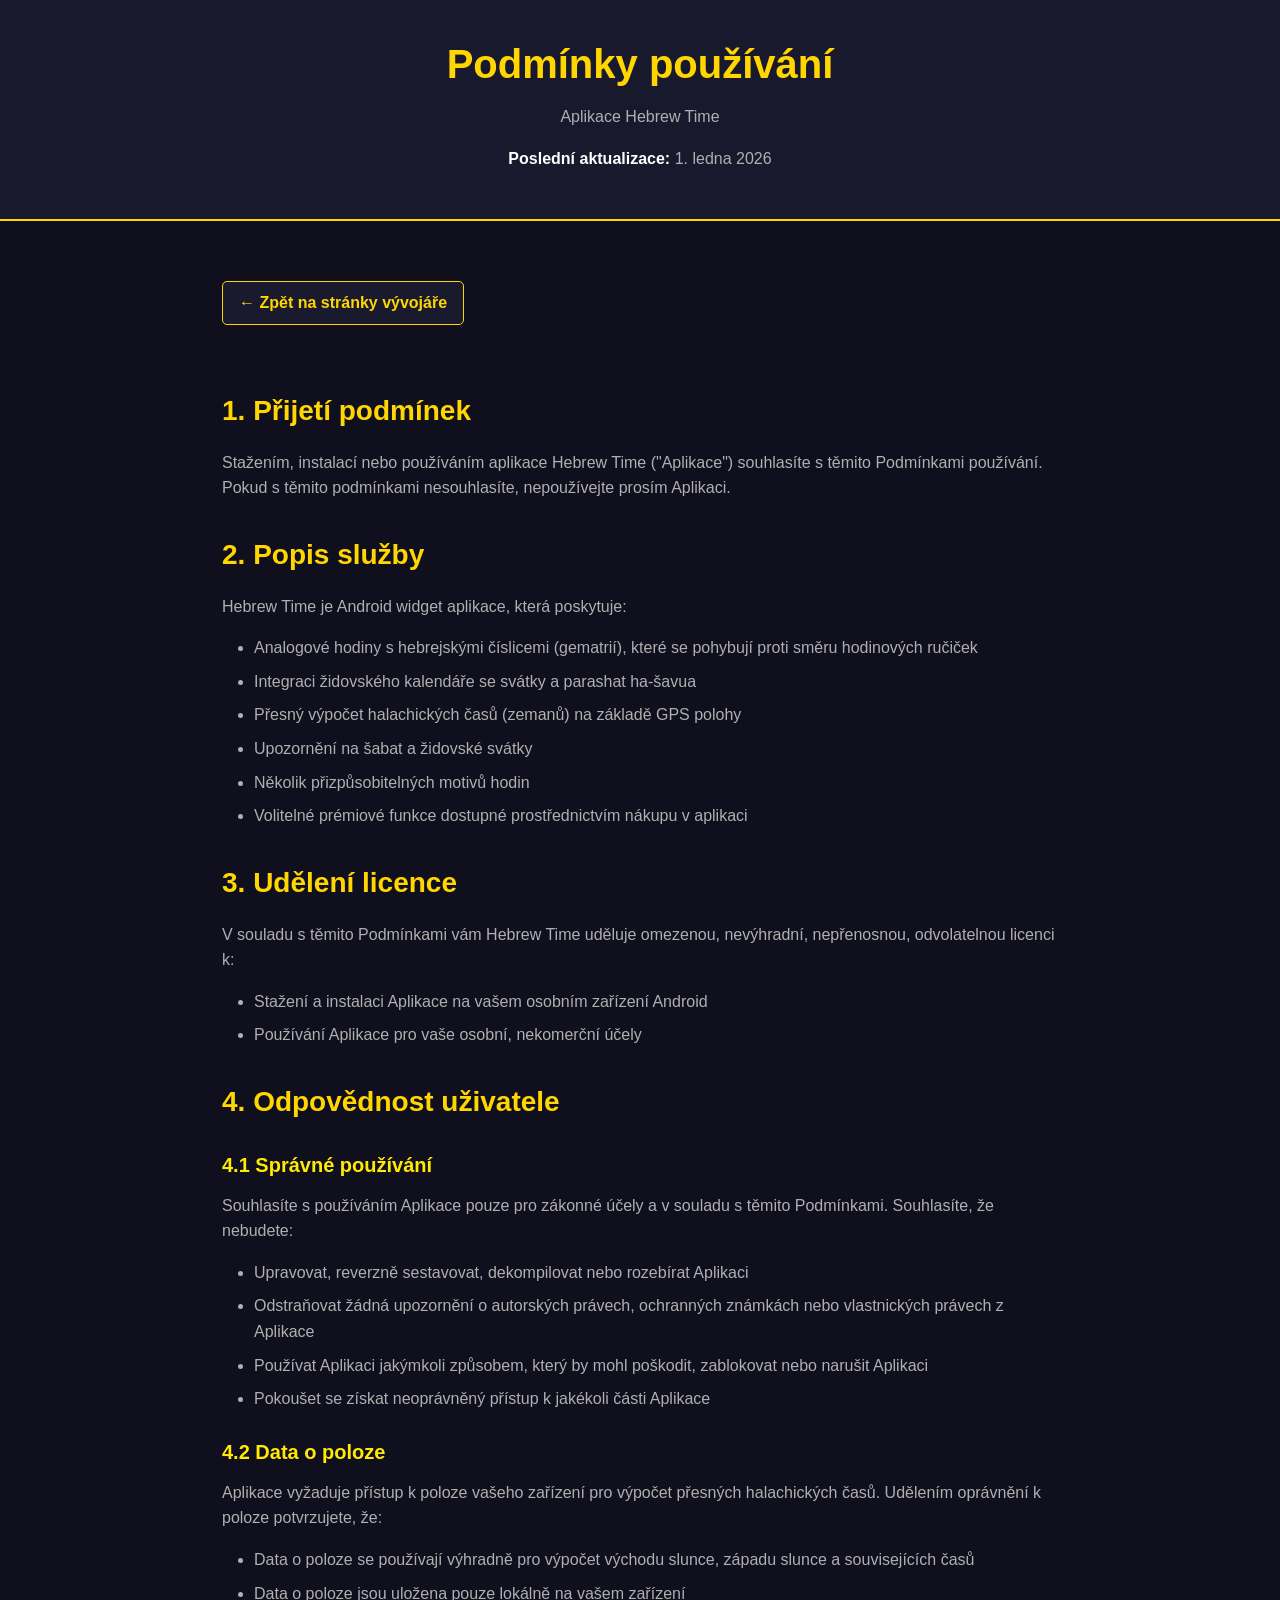
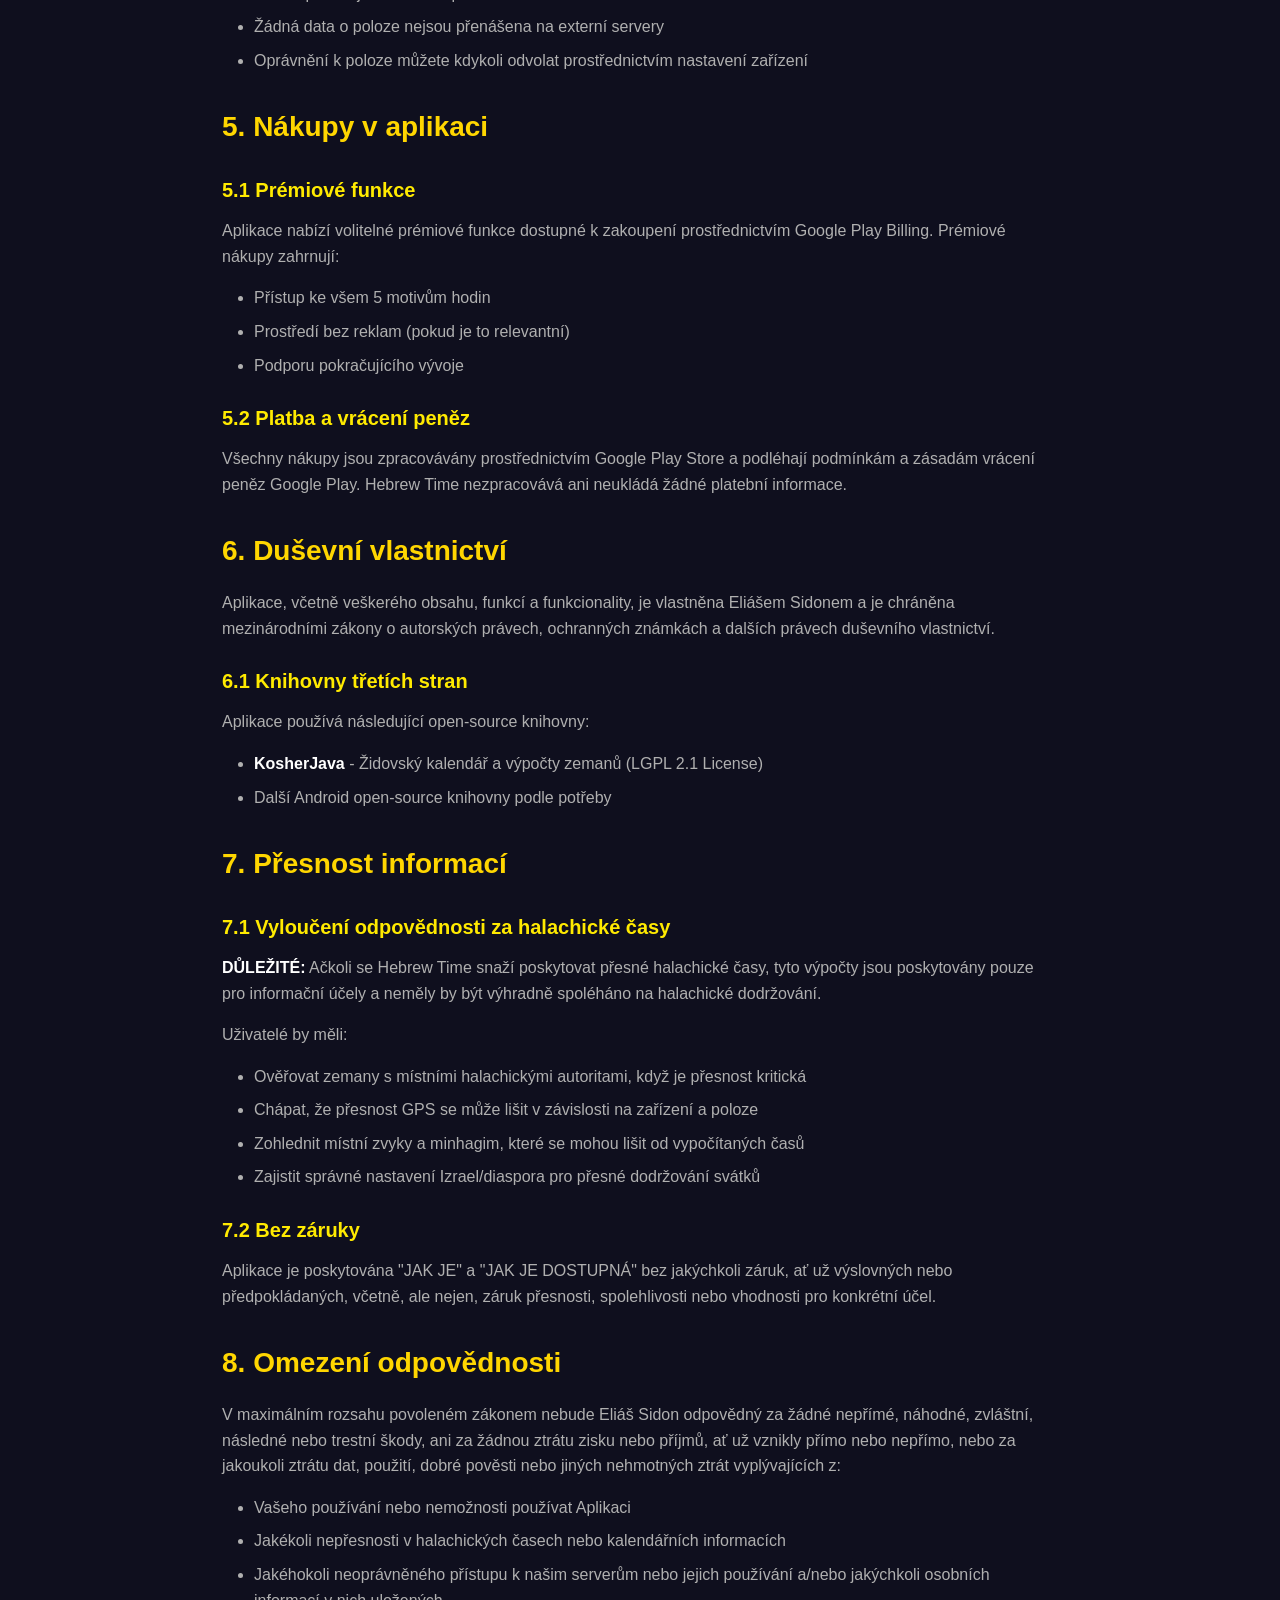
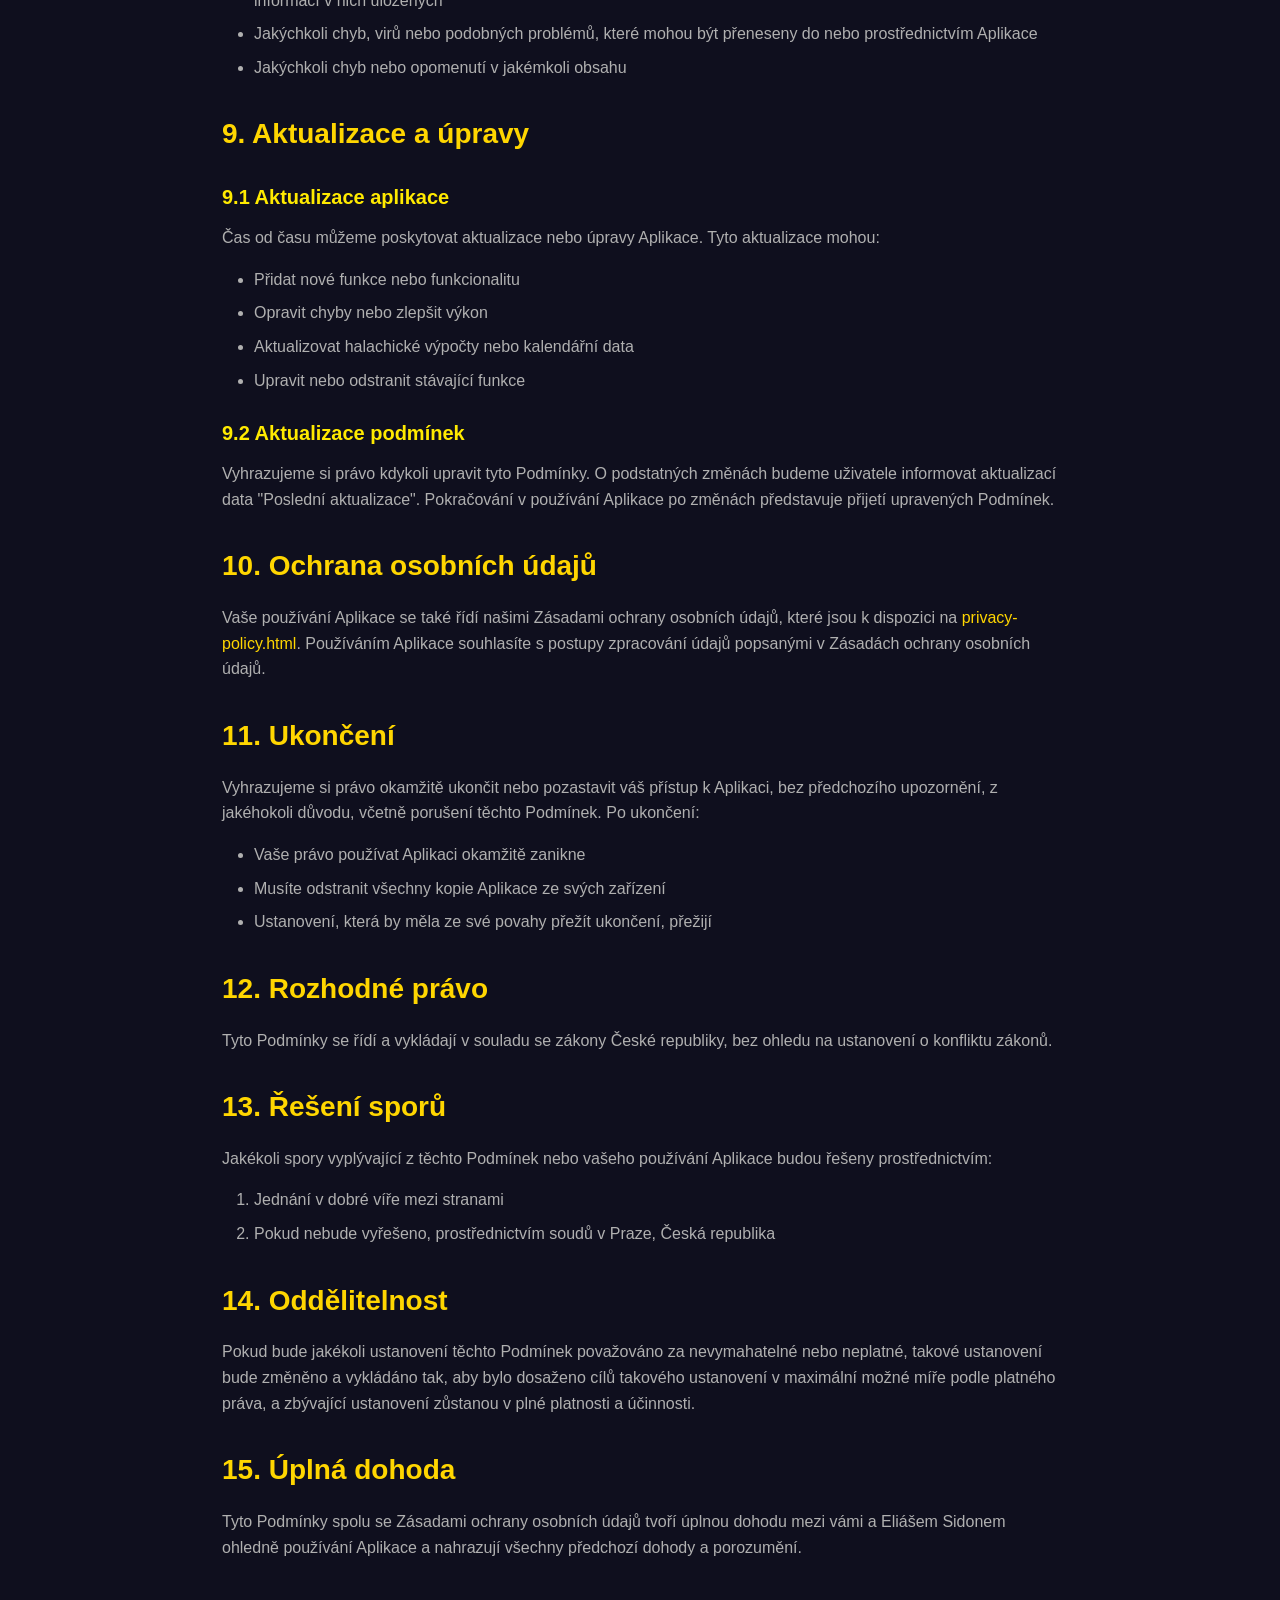
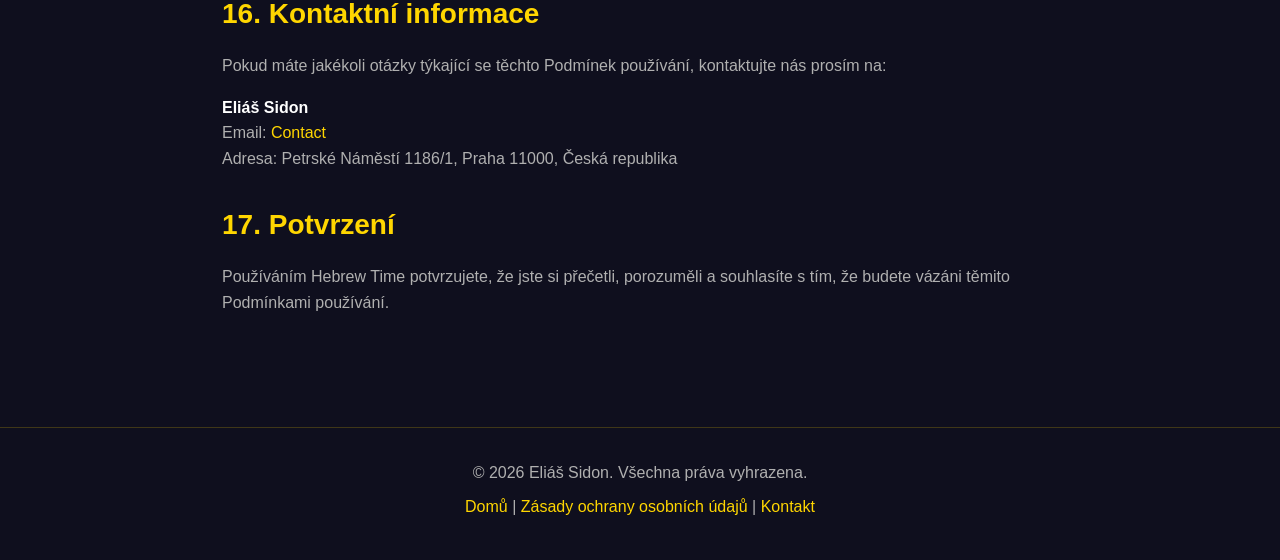
<file: public/podminky-uzivani.html>
<!DOCTYPE html>
<html lang="cs">
<head>
<!-- Google tag (gtag.js) -->
<script async src="https://www.googletagmanager.com/gtag/js?id=G-9661F67W99"></script>
<script>
  window.dataLayer = window.dataLayer || [];
  function gtag(){dataLayer.push(arguments);}
  gtag('js', new Date());

  gtag('config', 'G-9661F67W99');
</script>
    <meta charset="UTF-8">
    <meta name="viewport" content="width=device-width, initial-scale=1.0">
    <meta name="description" content="Podmínky používání pro Hebrew Time - Android widget aplikace">
    <title>Podmínky používání - Hebrew Time</title>
    <link rel="stylesheet" href="css/base.css">
    <link rel="stylesheet" href="css/legal.css">
</head>
<body>
    <header>
        <h1>Podmínky používání</h1>
        <p>Aplikace Hebrew Time</p>
        <p><strong>Poslední aktualizace:</strong> 1. ledna 2026</p>
    </header>

    <div class="container">
        <a href="index.html" class="back-link">← Zpět na stránky vývojáře</a>

        <h2>1. Přijetí podmínek</h2>
        <p>Stažením, instalací nebo používáním aplikace Hebrew Time ("Aplikace") souhlasíte s těmito Podmínkami používání. Pokud s těmito podmínkami nesouhlasíte, nepoužívejte prosím Aplikaci.</p>

        <h2>2. Popis služby</h2>
        <p>Hebrew Time je Android widget aplikace, která poskytuje:</p>
        <ul>
            <li>Analogové hodiny s hebrejskými číslicemi (gematrií), které se pohybují proti směru hodinových ručiček</li>
            <li>Integraci židovského kalendáře se svátky a parashat ha-šavua</li>
            <li>Přesný výpočet halachických časů (zemanů) na základě GPS polohy</li>
            <li>Upozornění na šabat a židovské svátky</li>
            <li>Několik přizpůsobitelných motivů hodin</li>
            <li>Volitelné prémiové funkce dostupné prostřednictvím nákupu v aplikaci</li>
        </ul>

        <h2>3. Udělení licence</h2>
        <p>V souladu s těmito Podmínkami vám Hebrew Time uděluje omezenou, nevýhradní, nepřenosnou, odvolatelnou licenci k:</p>
        <ul>
            <li>Stažení a instalaci Aplikace na vašem osobním zařízení Android</li>
            <li>Používání Aplikace pro vaše osobní, nekomerční účely</li>
        </ul>

        <h2>4. Odpovědnost uživatele</h2>
        <h3>4.1 Správné používání</h3>
        <p>Souhlasíte s používáním Aplikace pouze pro zákonné účely a v souladu s těmito Podmínkami. Souhlasíte, že nebudete:</p>
        <ul>
            <li>Upravovat, reverzně sestavovat, dekompilovat nebo rozebírat Aplikaci</li>
            <li>Odstraňovat žádná upozornění o autorských právech, ochranných známkách nebo vlastnických právech z Aplikace</li>
            <li>Používat Aplikaci jakýmkoli způsobem, který by mohl poškodit, zablokovat nebo narušit Aplikaci</li>
            <li>Pokoušet se získat neoprávněný přístup k jakékoli části Aplikace</li>
        </ul>

        <h3>4.2 Data o poloze</h3>
        <p>Aplikace vyžaduje přístup k poloze vašeho zařízení pro výpočet přesných halachických časů. Udělením oprávnění k poloze potvrzujete, že:</p>
        <ul>
            <li>Data o poloze se používají výhradně pro výpočet východu slunce, západu slunce a souvisejících časů</li>
            <li>Data o poloze jsou uložena pouze lokálně na vašem zařízení</li>
            <li>Žádná data o poloze nejsou přenášena na externí servery</li>
            <li>Oprávnění k poloze můžete kdykoli odvolat prostřednictvím nastavení zařízení</li>
        </ul>

        <h2>5. Nákupy v aplikaci</h2>
        <h3>5.1 Prémiové funkce</h3>
        <p>Aplikace nabízí volitelné prémiové funkce dostupné k zakoupení prostřednictvím Google Play Billing. Prémiové nákupy zahrnují:</p>
        <ul>
            <li>Přístup ke všem 5 motivům hodin</li>
            <li>Prostředí bez reklam (pokud je to relevantní)</li>
            <li>Podporu pokračujícího vývoje</li>
        </ul>

        <h3>5.2 Platba a vrácení peněz</h3>
        <p>Všechny nákupy jsou zpracovávány prostřednictvím Google Play Store a podléhají podmínkám a zásadám vrácení peněz Google Play. Hebrew Time nezpracovává ani neukládá žádné platební informace.</p>

        <h2>6. Duševní vlastnictví</h2>
        <p>Aplikace, včetně veškerého obsahu, funkcí a funkcionality, je vlastněna Eliášem Sidonem a je chráněna mezinárodními zákony o autorských právech, ochranných známkách a dalších právech duševního vlastnictví.</p>

        <h3>6.1 Knihovny třetích stran</h3>
        <p>Aplikace používá následující open-source knihovny:</p>
        <ul>
            <li><strong>KosherJava</strong> - Židovský kalendář a výpočty zemanů (LGPL 2.1 License)</li>
            <li>Další Android open-source knihovny podle potřeby</li>
        </ul>

        <h2>7. Přesnost informací</h2>
        <h3>7.1 Vyloučení odpovědnosti za halachické časy</h3>
        <p><strong>DŮLEŽITÉ:</strong> Ačkoli se Hebrew Time snaží poskytovat přesné halachické časy, tyto výpočty jsou poskytovány pouze pro informační účely a neměly by být výhradně spoléháno na halachické dodržování.</p>
        <p>Uživatelé by měli:</p>
        <ul>
            <li>Ověřovat zemany s místními halachickými autoritami, když je přesnost kritická</li>
            <li>Chápat, že přesnost GPS se může lišit v závislosti na zařízení a poloze</li>
            <li>Zohlednit místní zvyky a minhagim, které se mohou lišit od vypočítaných časů</li>
            <li>Zajistit správné nastavení Izrael/diaspora pro přesné dodržování svátků</li>
        </ul>

        <h3>7.2 Bez záruky</h3>
        <p>Aplikace je poskytována "JAK JE" a "JAK JE DOSTUPNÁ" bez jakýchkoli záruk, ať už výslovných nebo předpokládaných, včetně, ale nejen, záruk přesnosti, spolehlivosti nebo vhodnosti pro konkrétní účel.</p>

        <h2>8. Omezení odpovědnosti</h2>
        <p>V maximálním rozsahu povoleném zákonem nebude Eliáš Sidon odpovědný za žádné nepřímé, náhodné, zvláštní, následné nebo trestní škody, ani za žádnou ztrátu zisku nebo příjmů, ať už vznikly přímo nebo nepřímo, nebo za jakoukoli ztrátu dat, použití, dobré pověsti nebo jiných nehmotných ztrát vyplývajících z:</p>
        <ul>
            <li>Vašeho používání nebo nemožnosti používat Aplikaci</li>
            <li>Jakékoli nepřesnosti v halachických časech nebo kalendářních informacích</li>
            <li>Jakéhokoli neoprávněného přístupu k našim serverům nebo jejich používání a/nebo jakýchkoli osobních informací v nich uložených</li>
            <li>Jakýchkoli chyb, virů nebo podobných problémů, které mohou být přeneseny do nebo prostřednictvím Aplikace</li>
            <li>Jakýchkoli chyb nebo opomenutí v jakémkoli obsahu</li>
        </ul>

        <h2>9. Aktualizace a úpravy</h2>
        <h3>9.1 Aktualizace aplikace</h3>
        <p>Čas od času můžeme poskytovat aktualizace nebo úpravy Aplikace. Tyto aktualizace mohou:</p>
        <ul>
            <li>Přidat nové funkce nebo funkcionalitu</li>
            <li>Opravit chyby nebo zlepšit výkon</li>
            <li>Aktualizovat halachické výpočty nebo kalendářní data</li>
            <li>Upravit nebo odstranit stávající funkce</li>
        </ul>

        <h3>9.2 Aktualizace podmínek</h3>
        <p>Vyhrazujeme si právo kdykoli upravit tyto Podmínky. O podstatných změnách budeme uživatele informovat aktualizací data "Poslední aktualizace". Pokračování v používání Aplikace po změnách představuje přijetí upravených Podmínek.</p>

        <h2>10. Ochrana osobních údajů</h2>
        <p>Vaše používání Aplikace se také řídí našimi Zásadami ochrany osobních údajů, které jsou k dispozici na <a href="privacy-policy.html">privacy-policy.html</a>. Používáním Aplikace souhlasíte s postupy zpracování údajů popsanými v Zásadách ochrany osobních údajů.</p>

        <h2>11. Ukončení</h2>
        <p>Vyhrazujeme si právo okamžitě ukončit nebo pozastavit váš přístup k Aplikaci, bez předchozího upozornění, z jakéhokoli důvodu, včetně porušení těchto Podmínek. Po ukončení:</p>
        <ul>
            <li>Vaše právo používat Aplikaci okamžitě zanikne</li>
            <li>Musíte odstranit všechny kopie Aplikace ze svých zařízení</li>
            <li>Ustanovení, která by měla ze své povahy přežít ukončení, přežijí</li>
        </ul>

        <h2>12. Rozhodné právo</h2>
        <p>Tyto Podmínky se řídí a vykládají v souladu se zákony České republiky, bez ohledu na ustanovení o konfliktu zákonů.</p>

        <h2>13. Řešení sporů</h2>
        <p>Jakékoli spory vyplývající z těchto Podmínek nebo vašeho používání Aplikace budou řešeny prostřednictvím:</p>
        <ol>
            <li>Jednání v dobré víře mezi stranami</li>
            <li>Pokud nebude vyřešeno, prostřednictvím soudů v Praze, Česká republika</li>
        </ol>

        <h2>14. Oddělitelnost</h2>
        <p>Pokud bude jakékoli ustanovení těchto Podmínek považováno za nevymahatelné nebo neplatné, takové ustanovení bude změněno a vykládáno tak, aby bylo dosaženo cílů takového ustanovení v maximální možné míře podle platného práva, a zbývající ustanovení zůstanou v plné platnosti a účinnosti.</p>

        <h2>15. Úplná dohoda</h2>
        <p>Tyto Podmínky spolu se Zásadami ochrany osobních údajů tvoří úplnou dohodu mezi vámi a Eliášem Sidonem ohledně používání Aplikace a nahrazují všechny předchozí dohody a porozumění.</p>

        <h2>16. Kontaktní informace</h2>
        <p>Pokud máte jakékoli otázky týkající se těchto Podmínek používání, kontaktujte nás prosím na:</p>
        <p>
            <strong>Eliáš Sidon</strong><br>
            Email: <a href="https://szidon.com/contact">Contact</a><br>
            Adresa: Petrské Náměstí 1186/1, Praha 11000, Česká republika
        </p>

        <h2>17. Potvrzení</h2>
        <p>Používáním Hebrew Time potvrzujete, že jste si přečetli, porozuměli a souhlasíte s tím, že budete vázáni těmito Podmínkami používání.</p>
    </div>

    <footer>
        <p>&copy; 2026 Eliáš Sidon. Všechna práva vyhrazena.</p>
        <p>
            <a href="index-cs.html">Domů</a> |
            <a href="privacy-policy.html">Zásady ochrany osobních údajů</a> |
            <a href="https://szidon.com/contact?lang=en">Kontakt</a>
        </p>
    </footer>
</body>
</html>
</file>
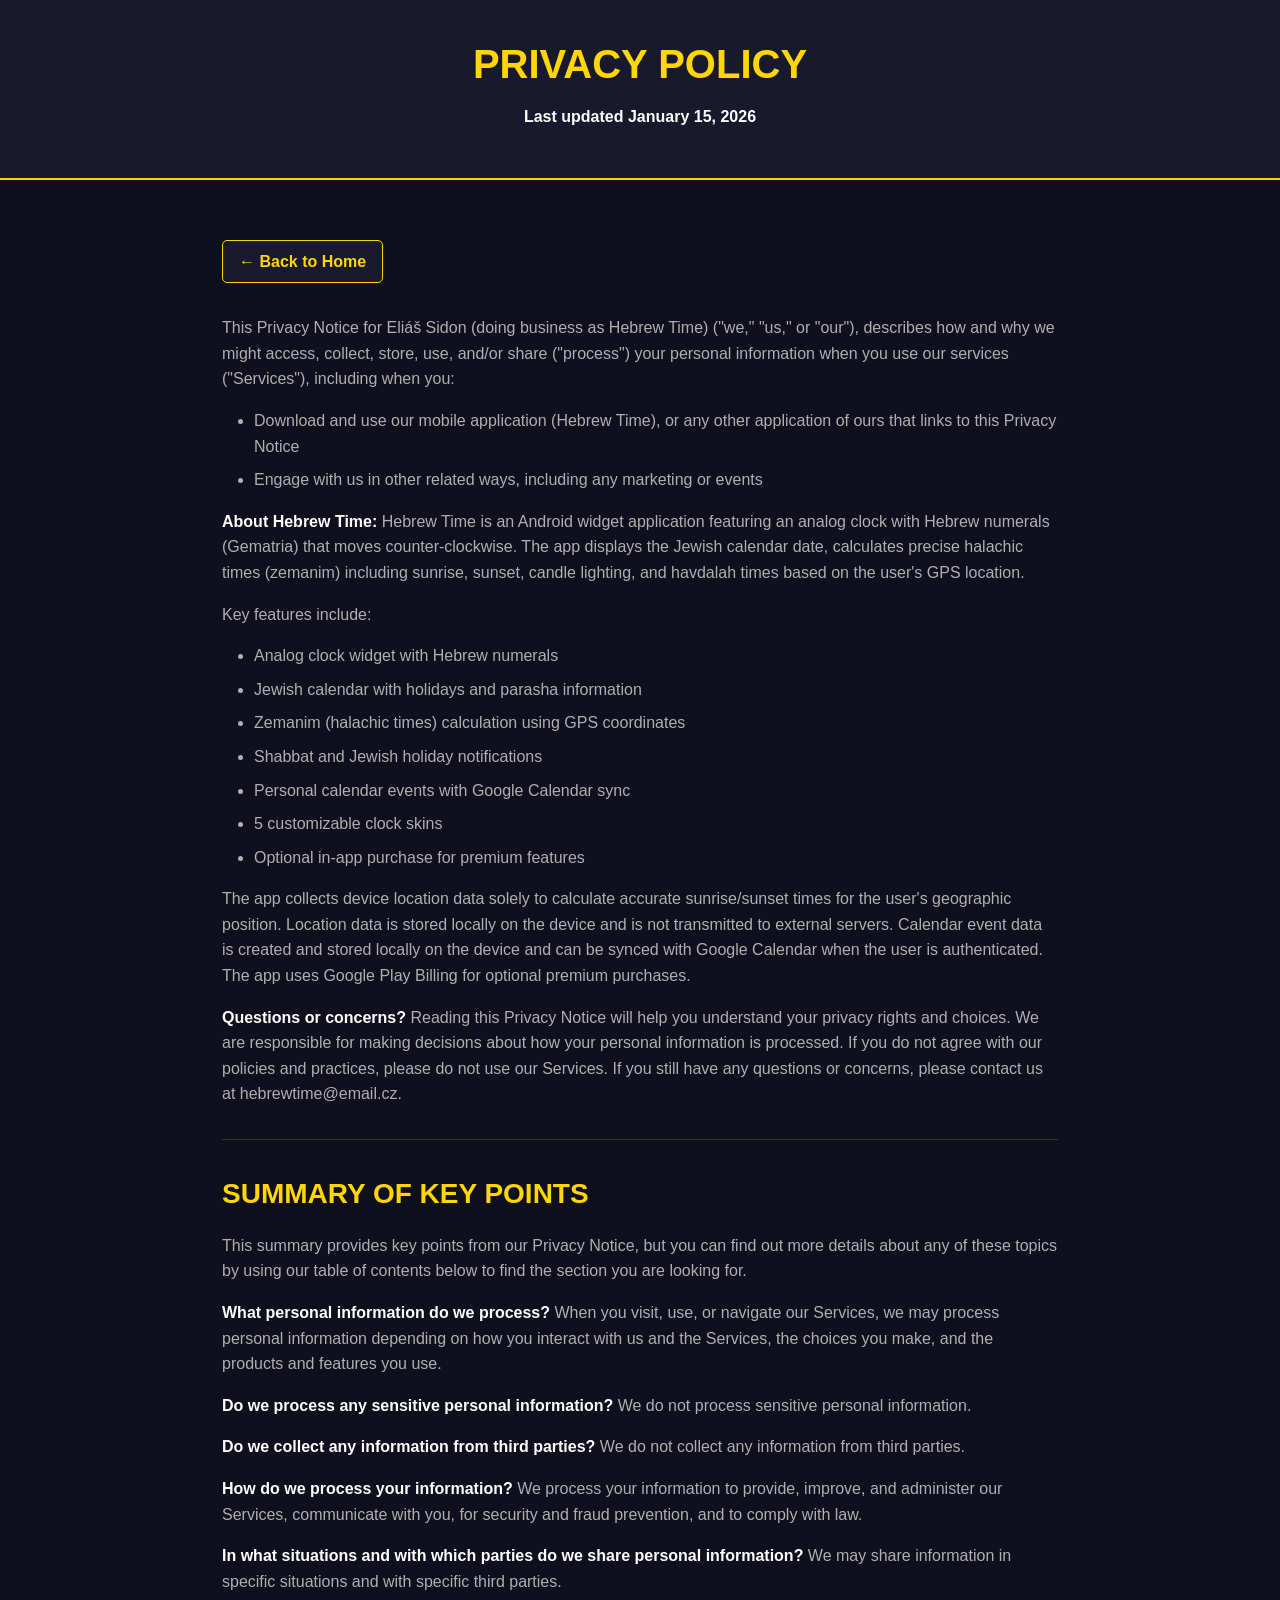
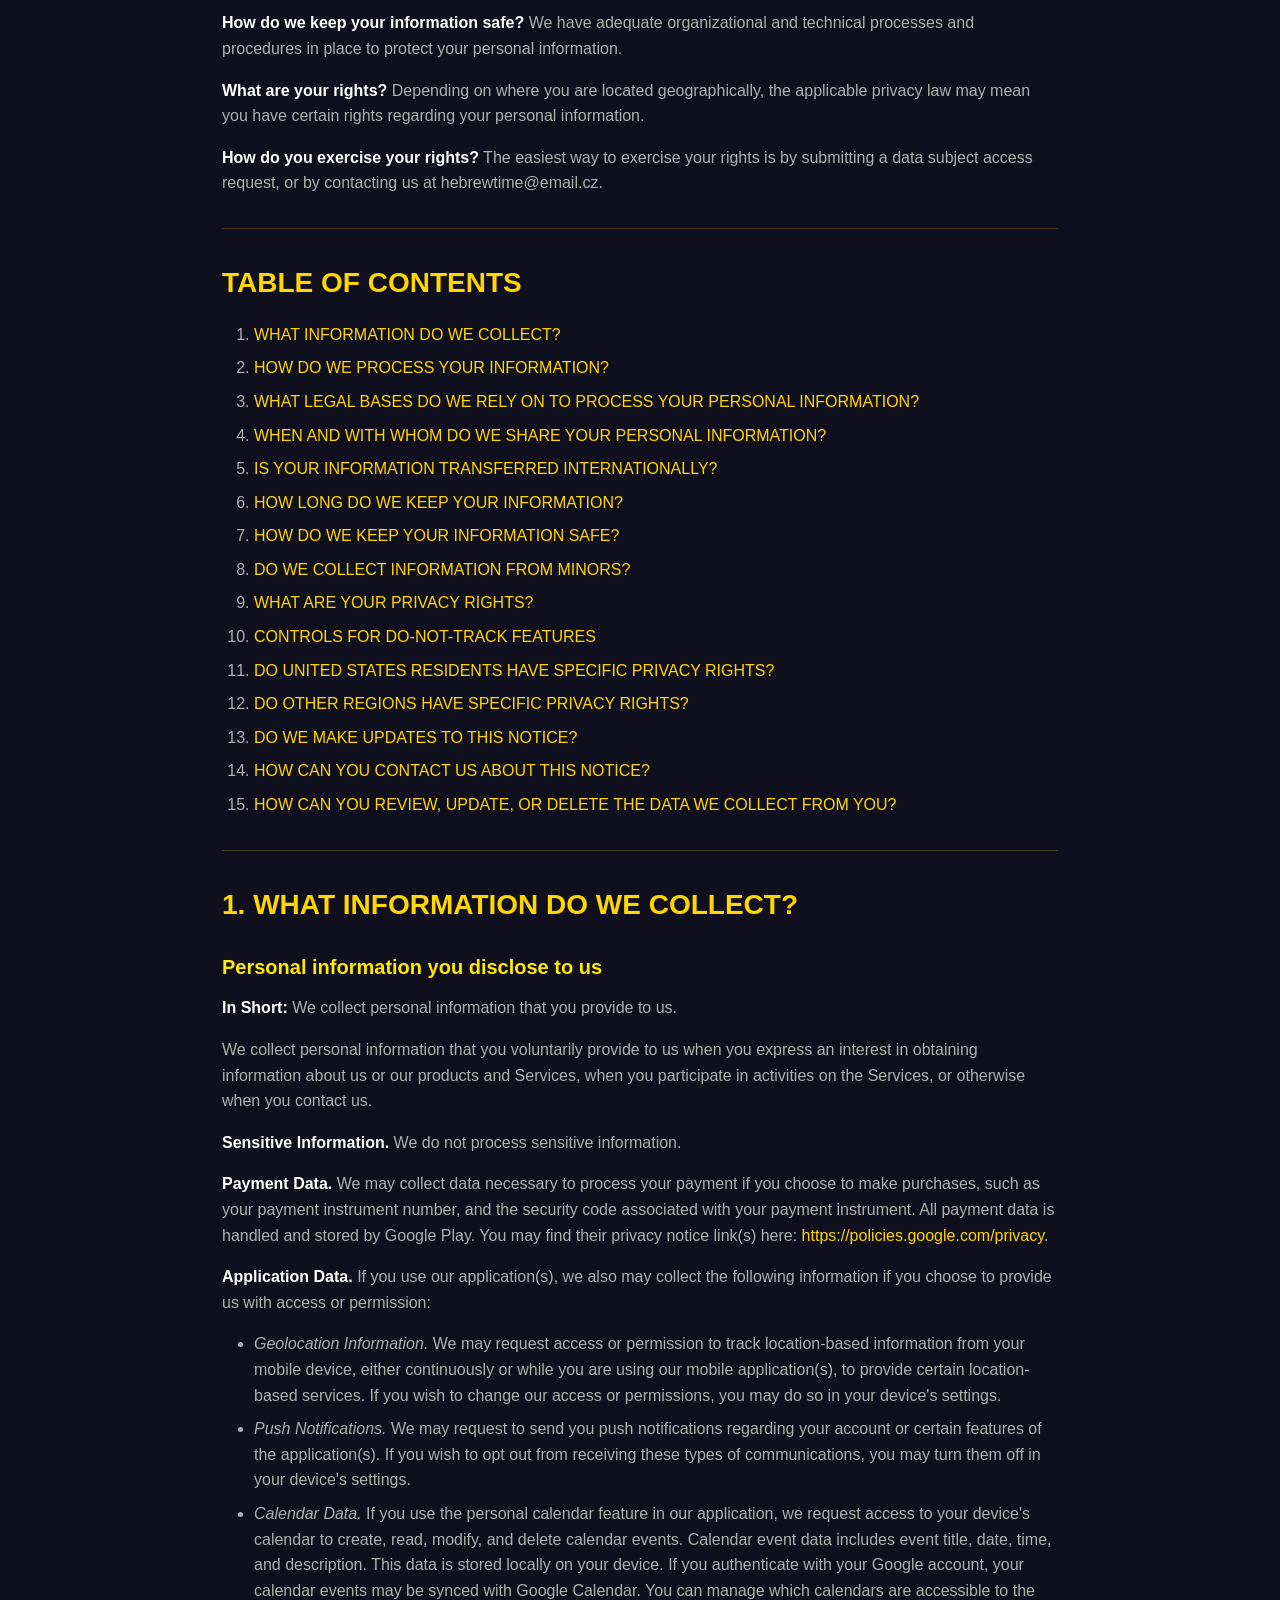
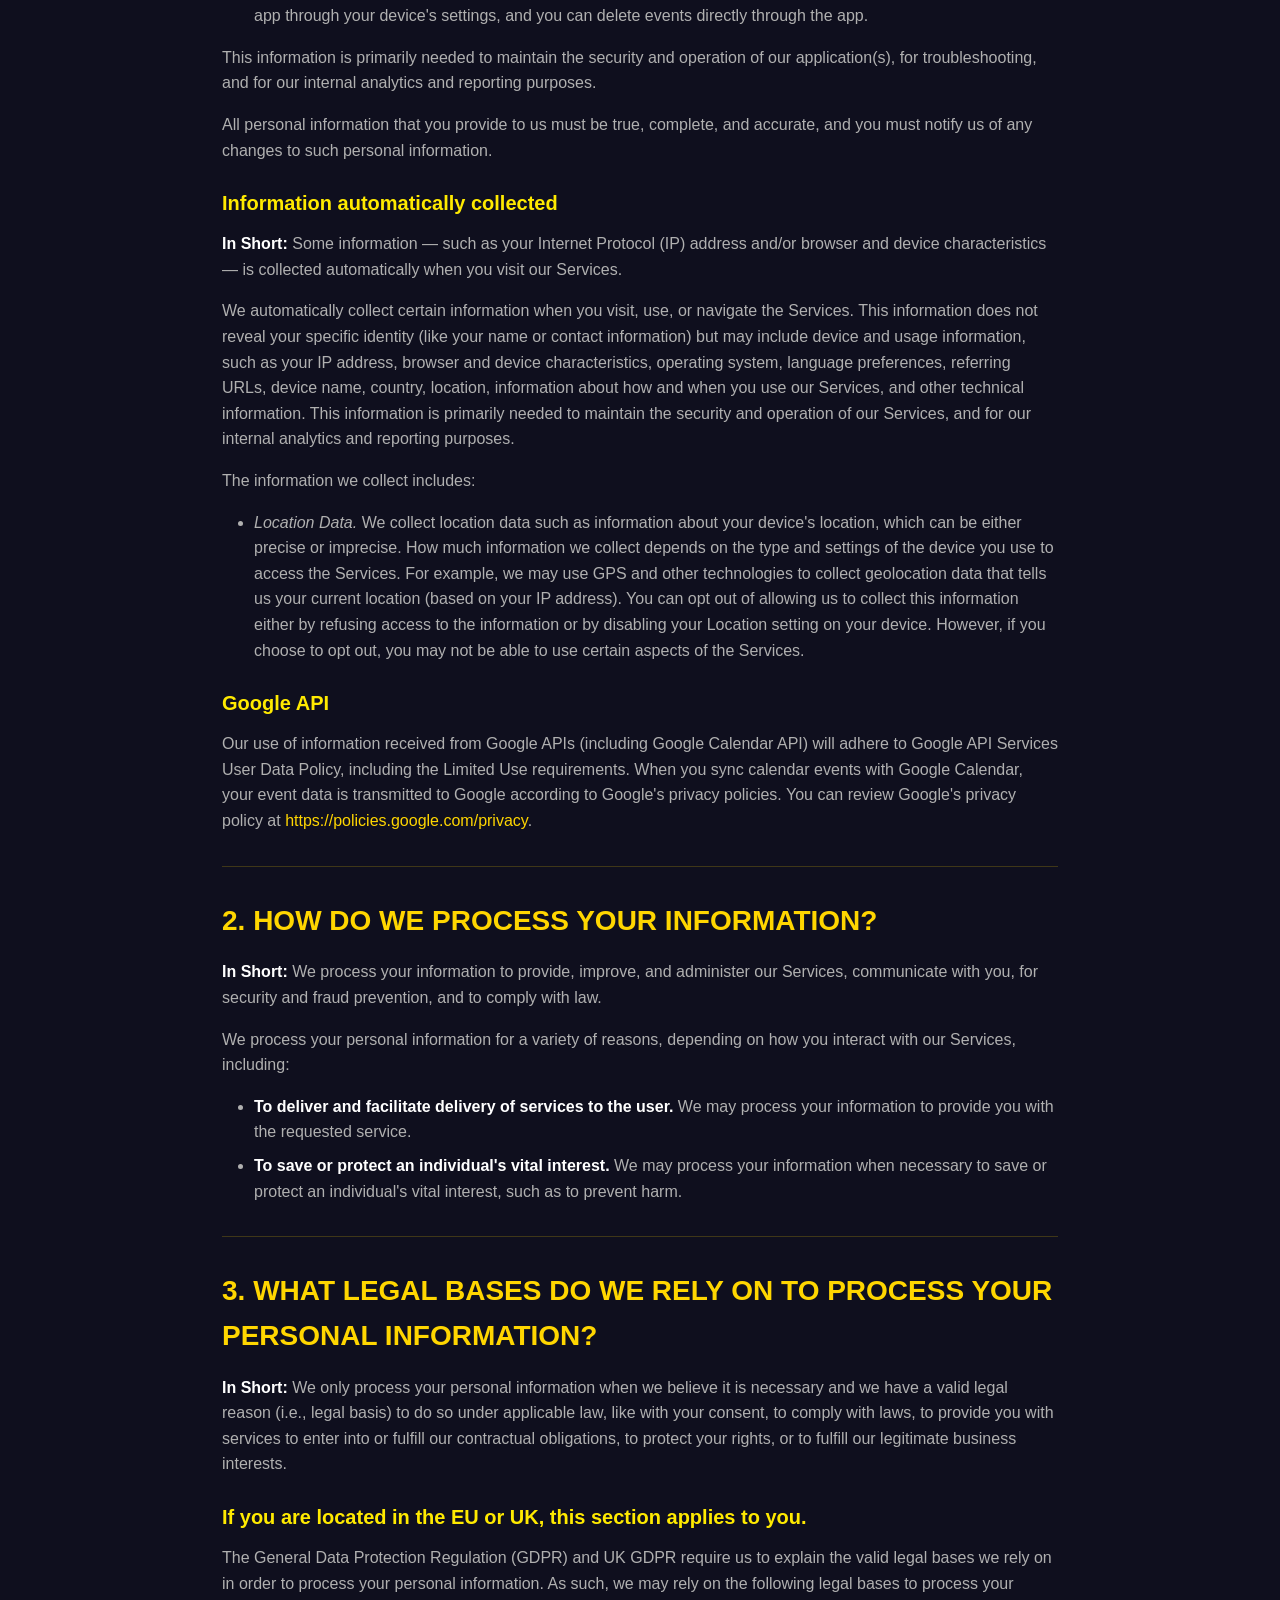
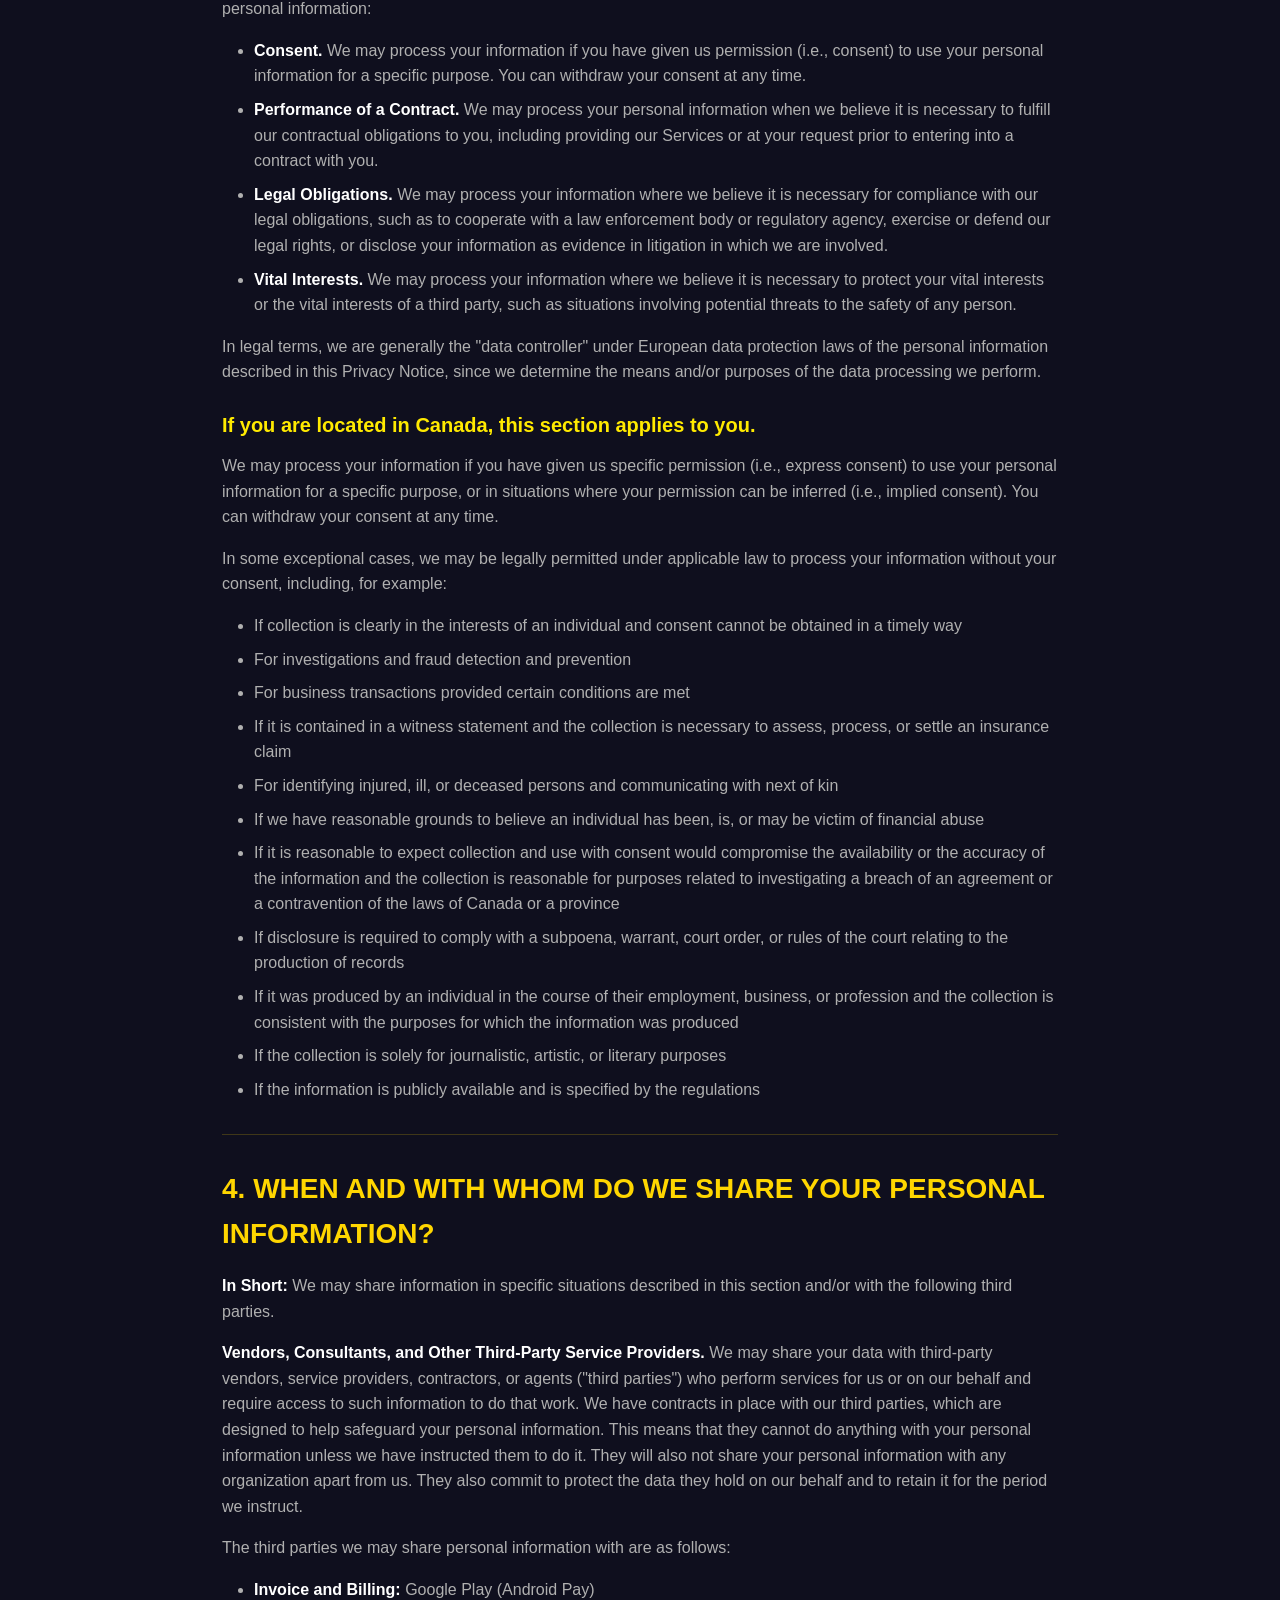
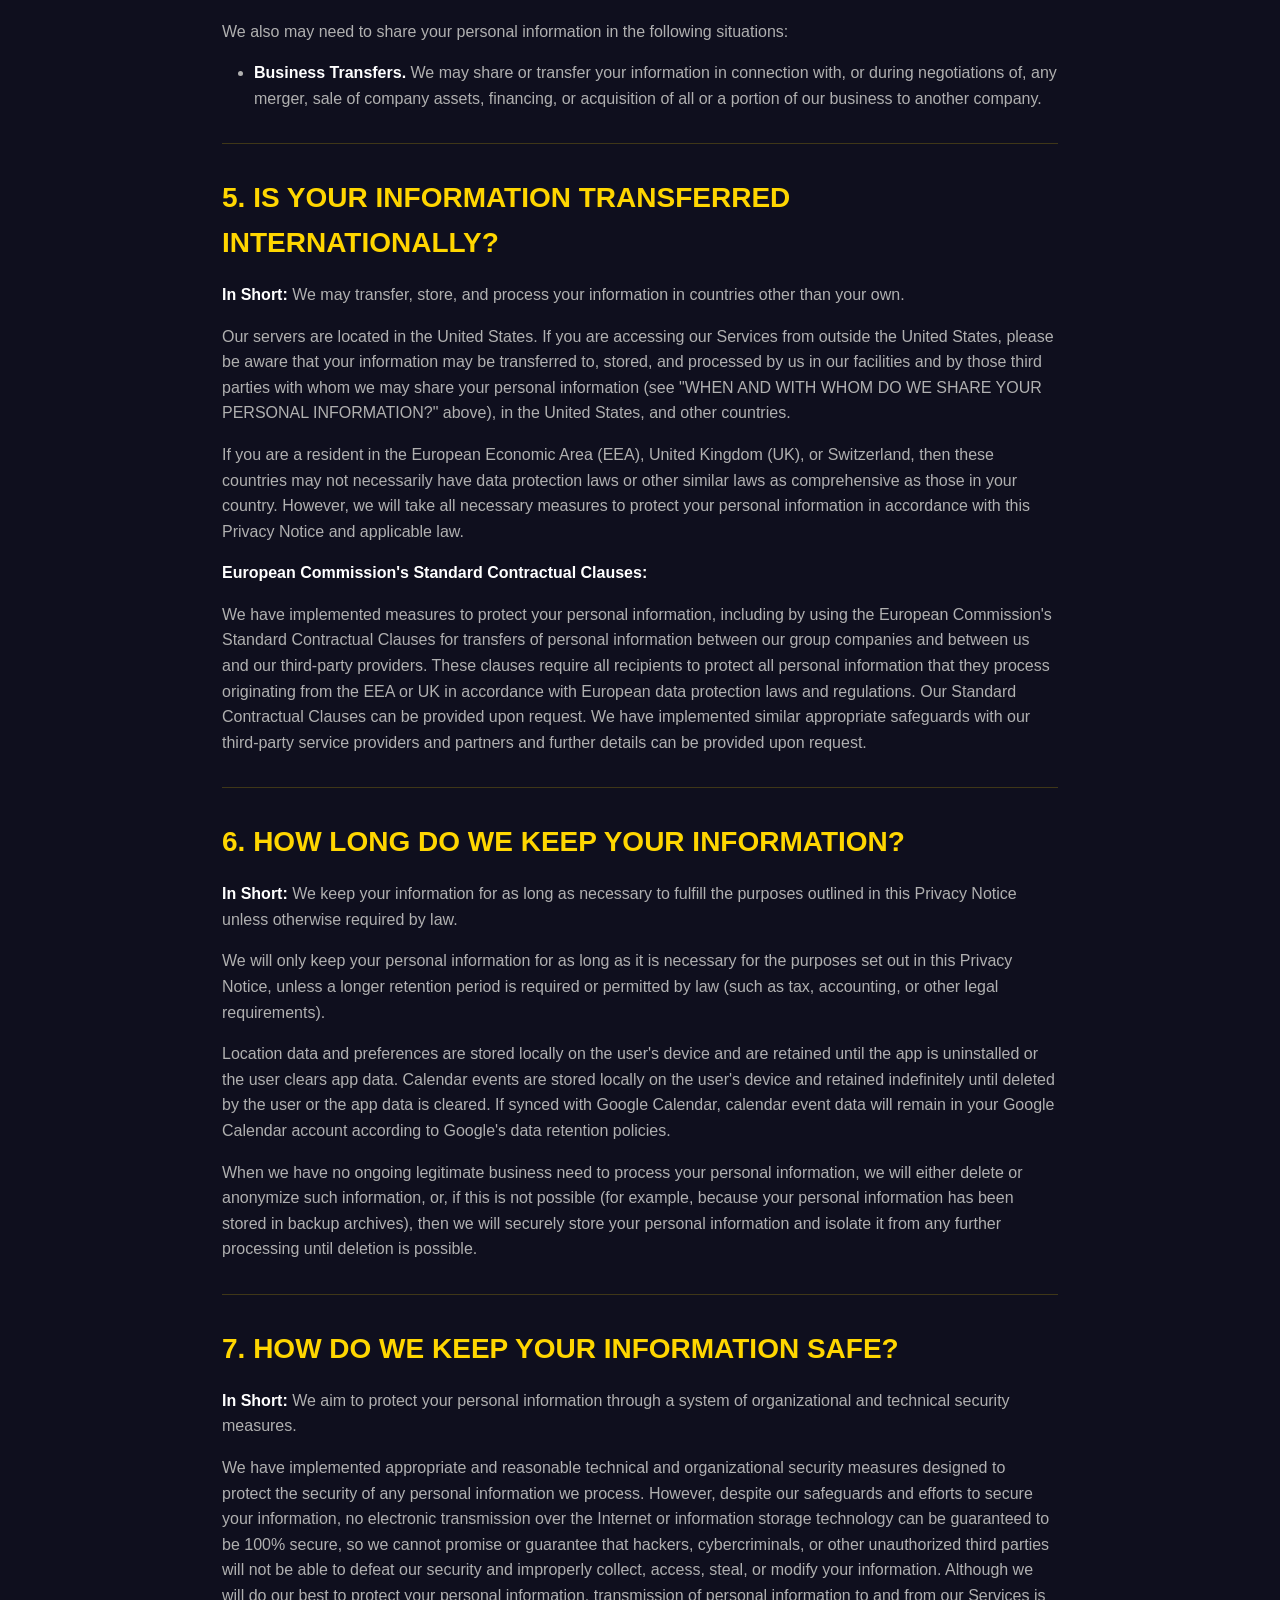
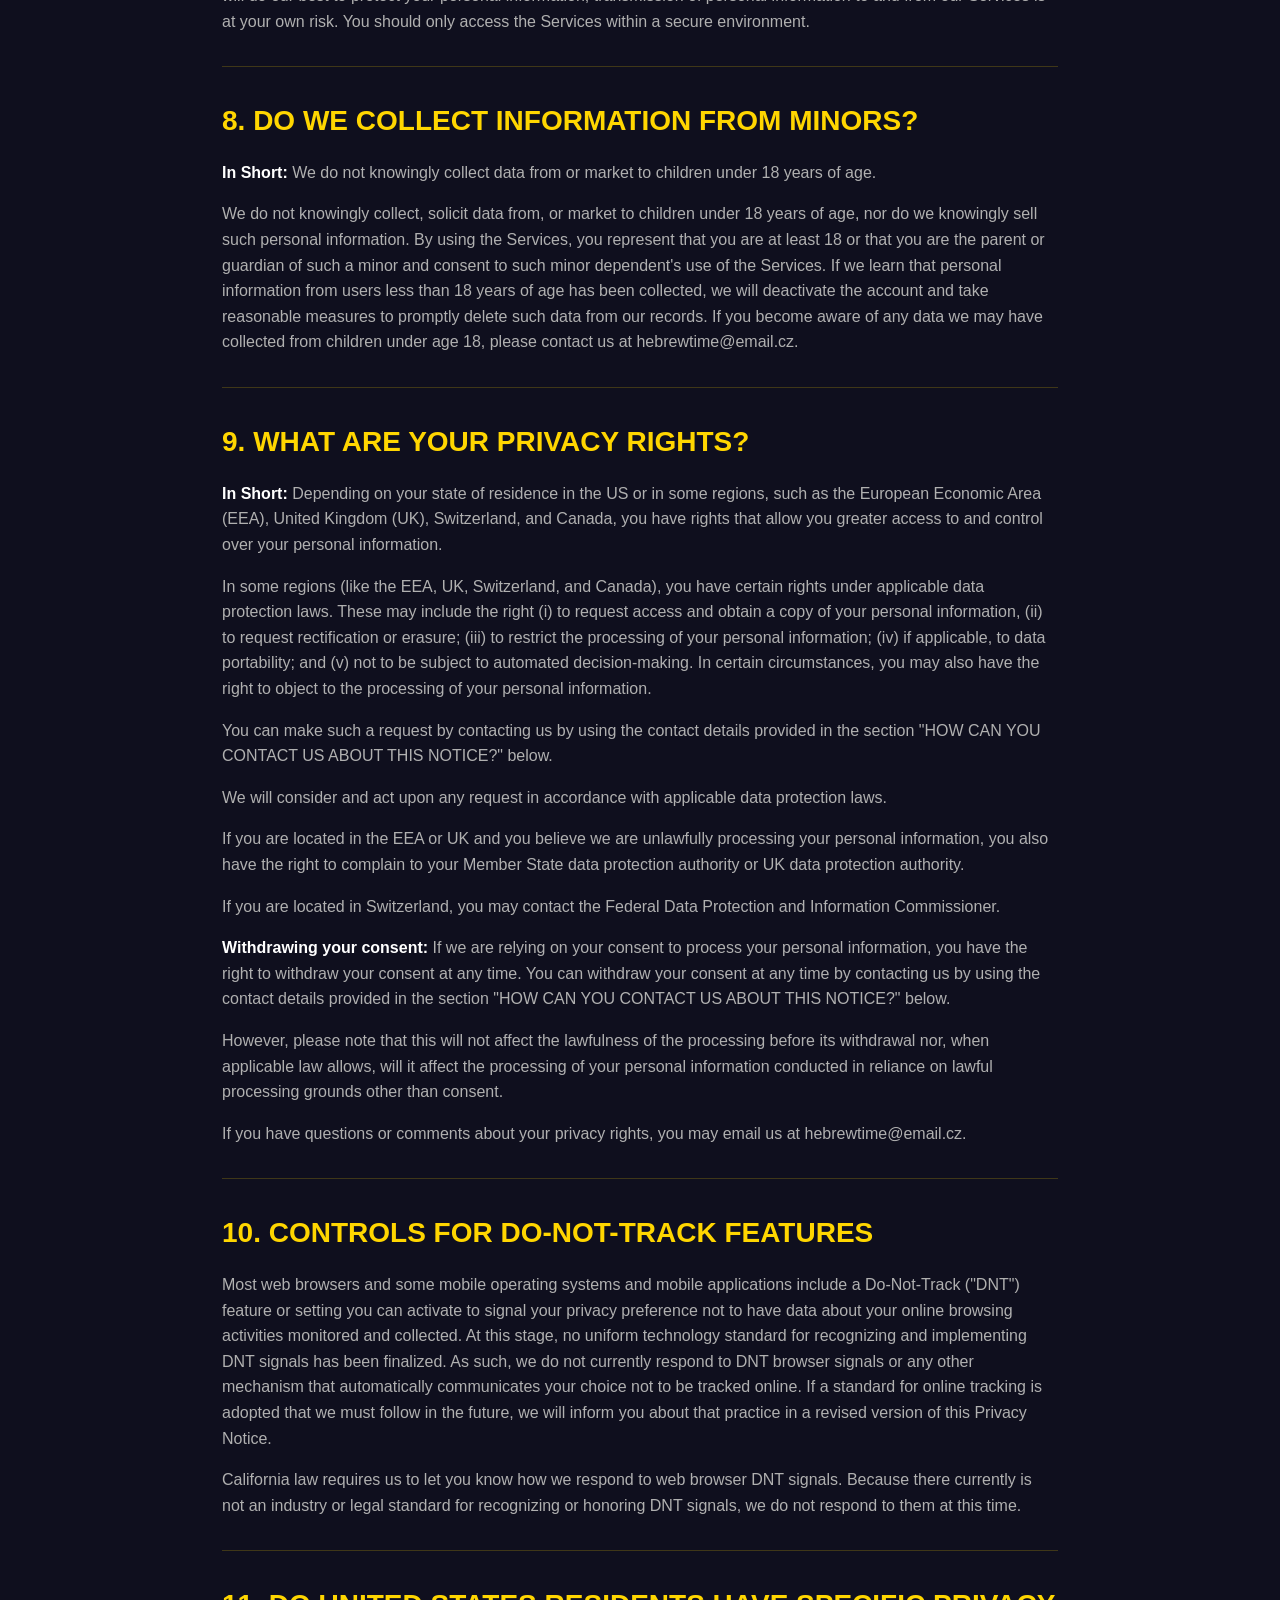
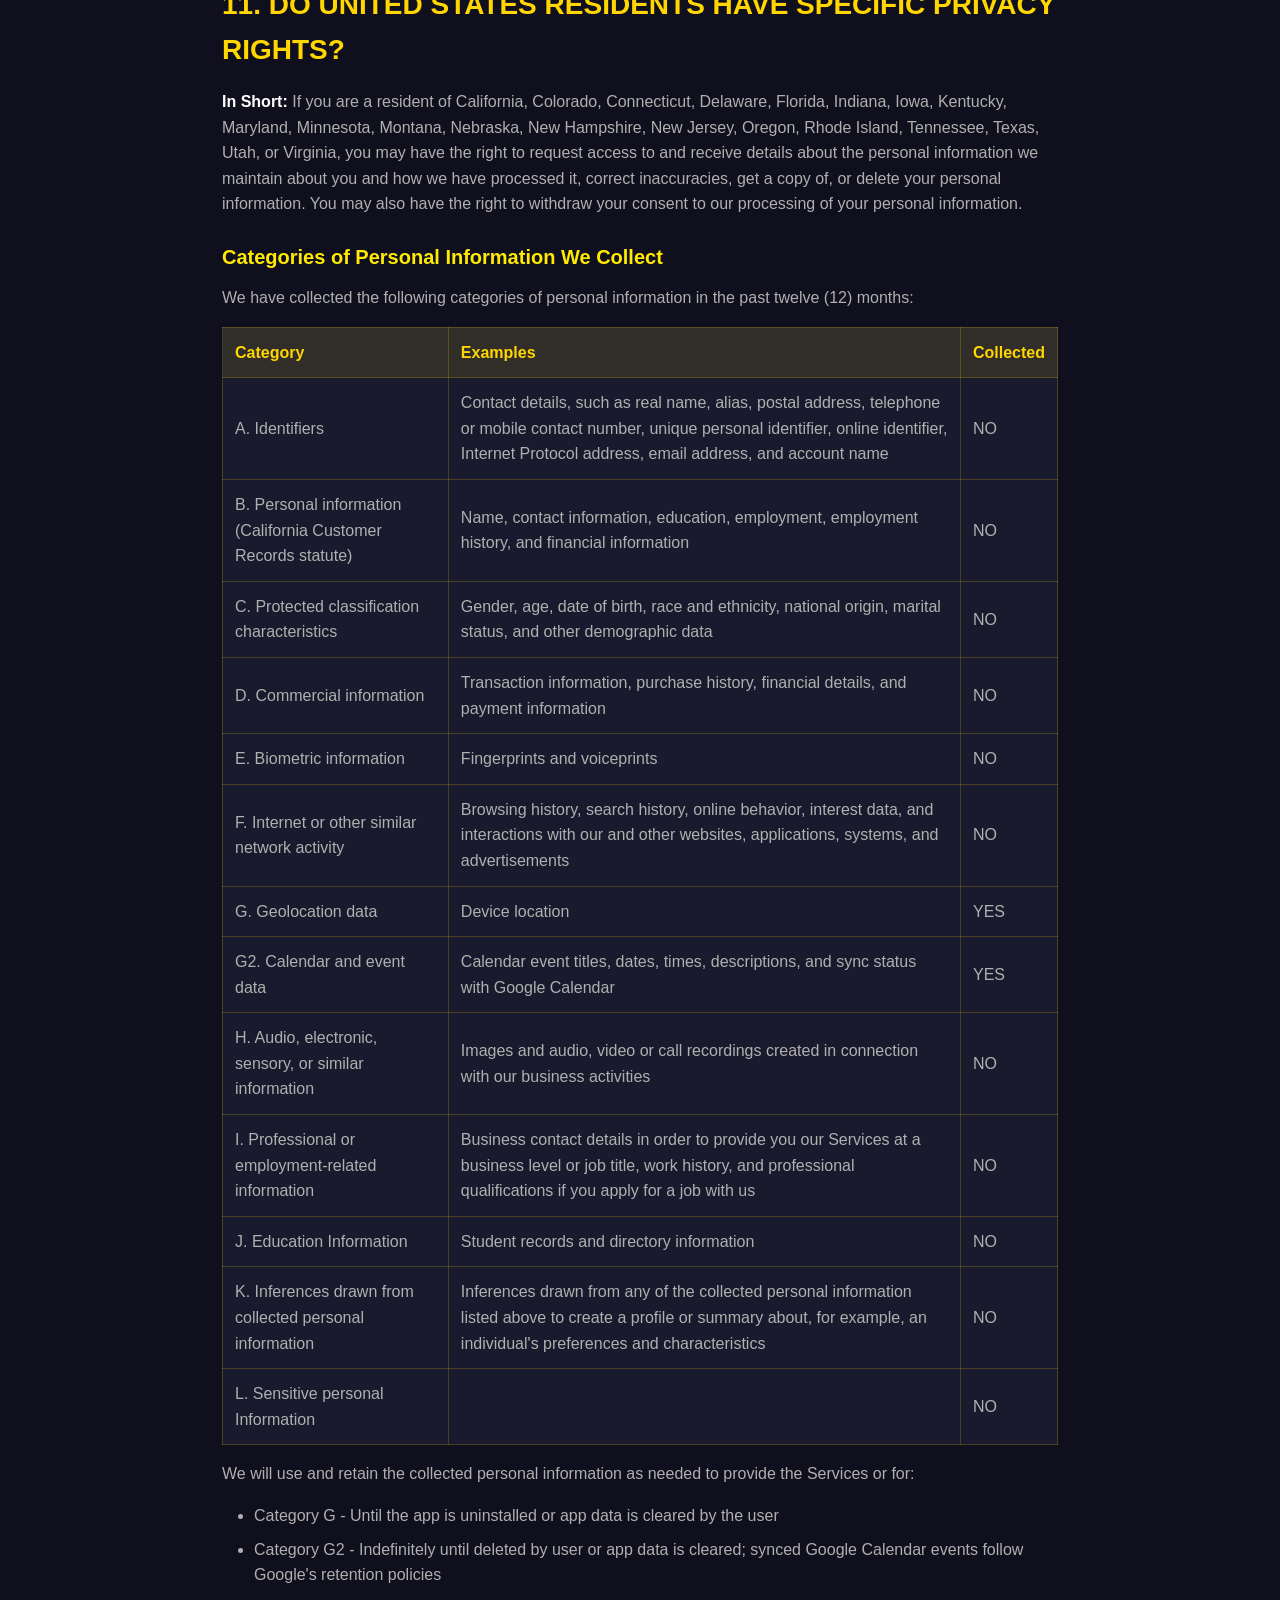
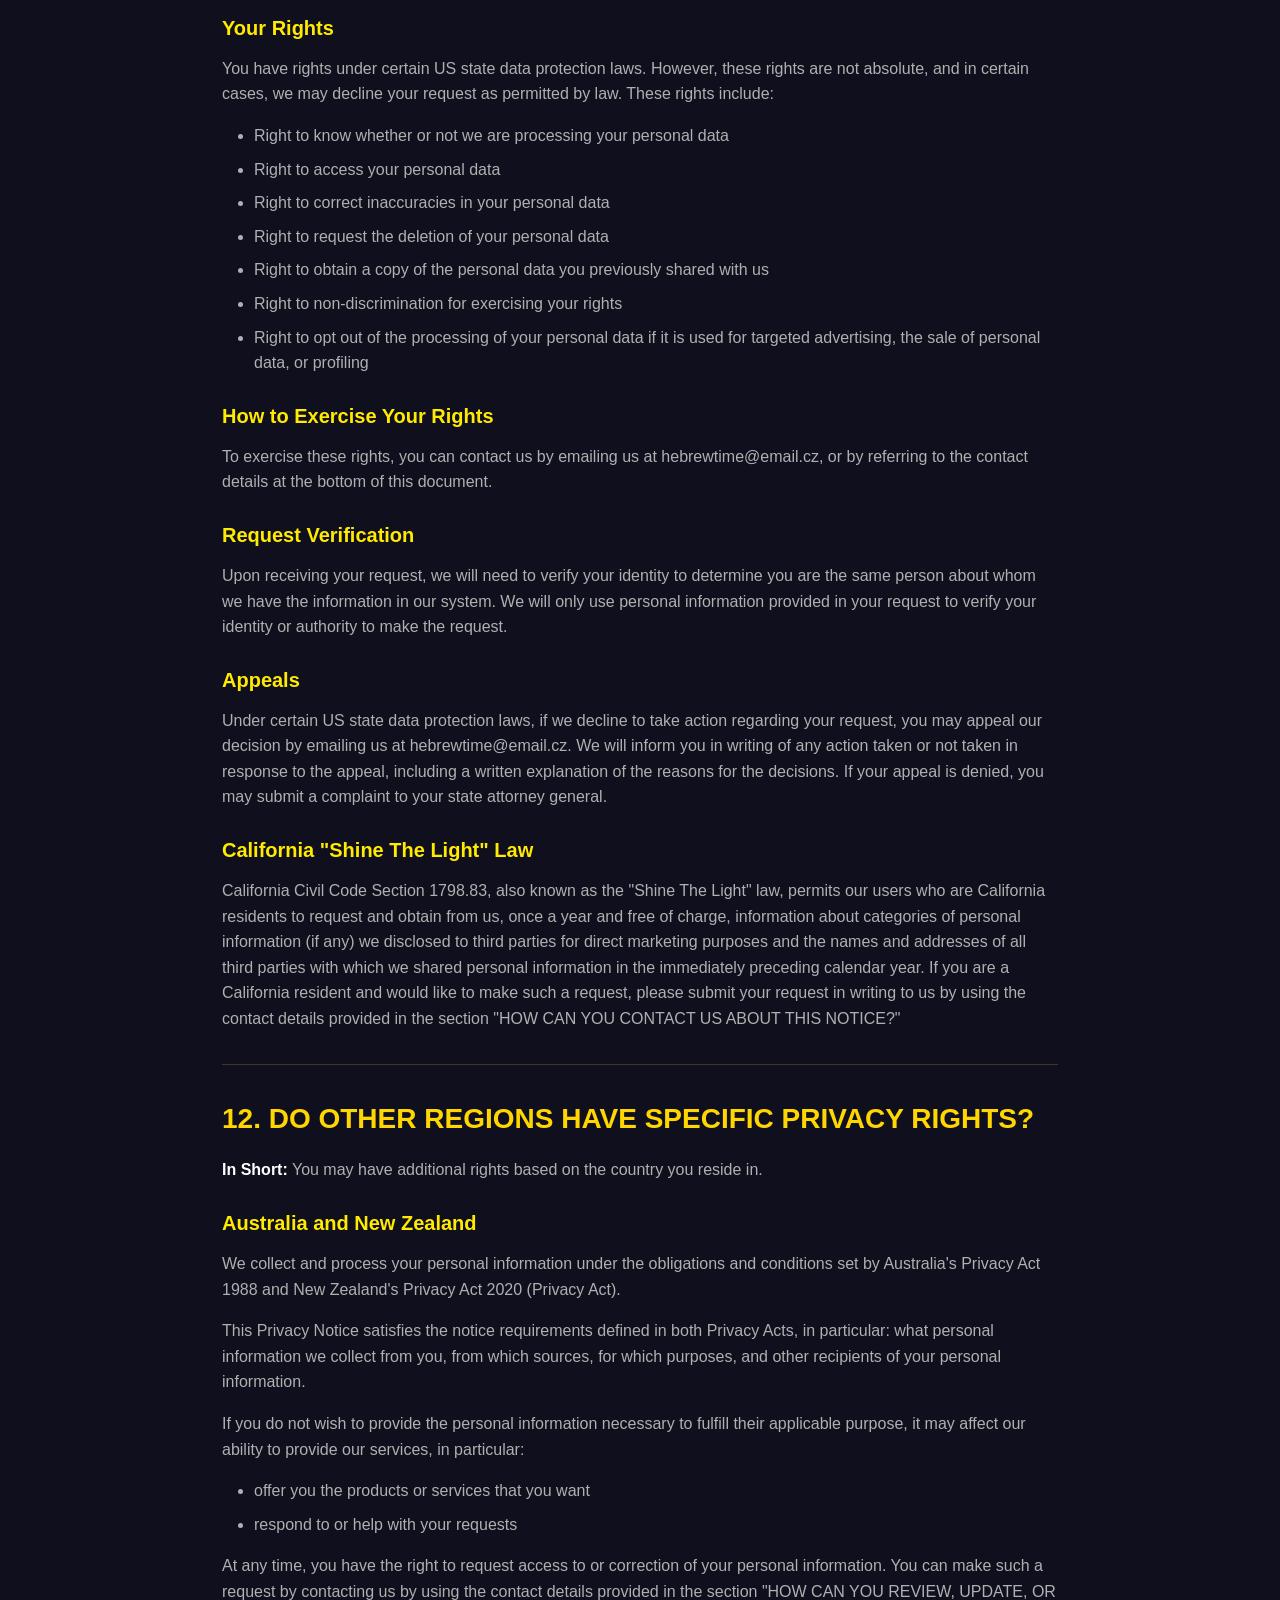
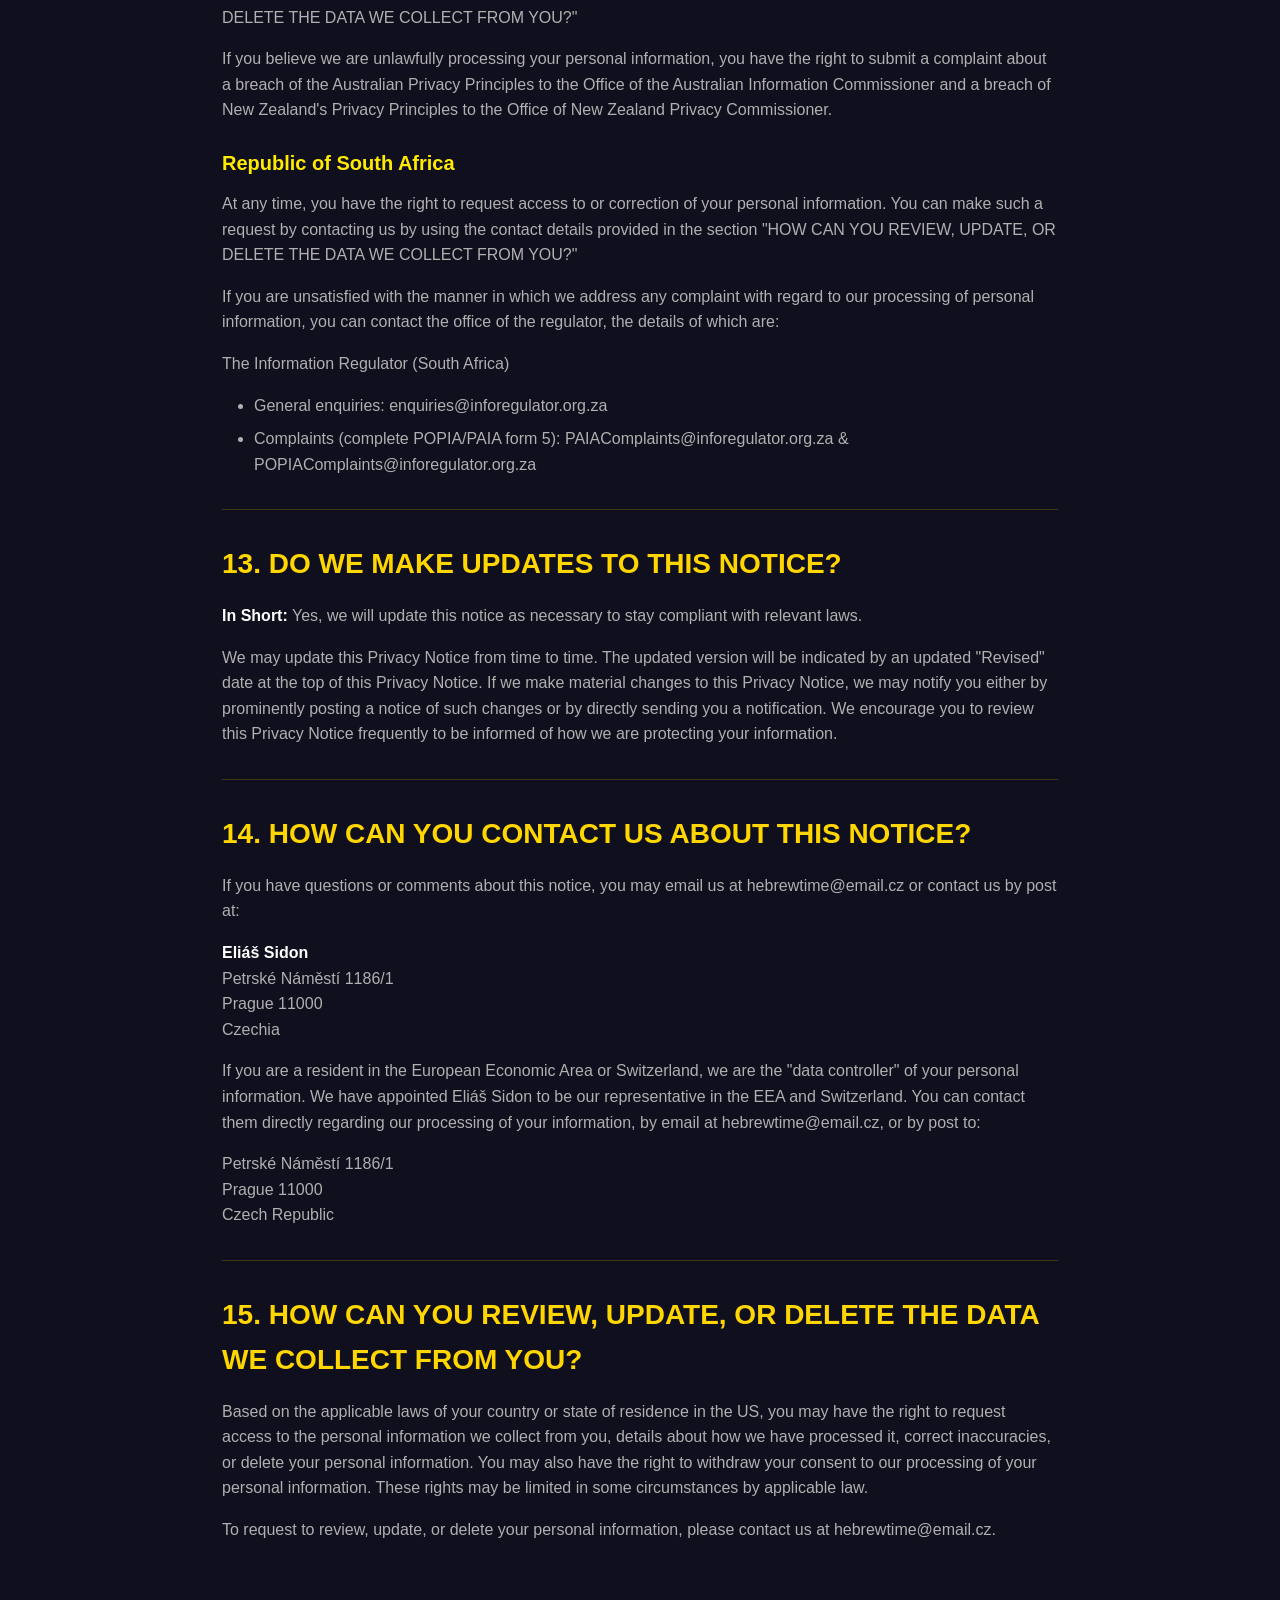
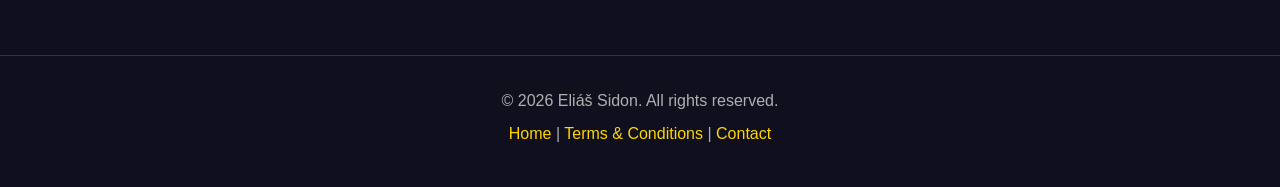
<file: public/privacy-policy.html>
<!DOCTYPE html>
<html lang="en">
<head>
<!-- Google tag (gtag.js) -->
<script async src="https://www.googletagmanager.com/gtag/js?id=G-9661F67W99"></script>
<script>
  window.dataLayer = window.dataLayer || [];
  function gtag(){dataLayer.push(arguments);}
  gtag('js', new Date());

  gtag('config', 'G-9661F67W99');
</script>
    <meta charset="UTF-8">
    <meta name="viewport" content="width=device-width, initial-scale=1.0">
    <meta name="description" content="Privacy Policy for Hebrew Time - Android widget application">
    <title>Privacy Policy - Hebrew Time</title>
    <link rel="stylesheet" href="css/base.css">
    <link rel="stylesheet" href="css/legal.css">
</head>
<body>
    <header>
        <h1>PRIVACY POLICY</h1>
        <p><strong>Last updated January 15, 2026</strong></p>
    </header>

    <div class="container">
        <a href="index.html" class="back-link">← Back to Home</a>

        <p>This Privacy Notice for Eliáš Sidon (doing business as Hebrew Time) ("we," "us," or "our"), describes how and why we might access, collect, store, use, and/or share ("process") your personal information when you use our services ("Services"), including when you:</p>

        <ul>
            <li>Download and use our mobile application (Hebrew Time), or any other application of ours that links to this Privacy Notice</li>
            <li>Engage with us in other related ways, including any marketing or events</li>
        </ul>

        <p><strong>About Hebrew Time:</strong> Hebrew Time is an Android widget application featuring an analog clock with Hebrew numerals (Gematria) that moves counter-clockwise. The app displays the Jewish calendar date, calculates precise halachic times (zemanim) including sunrise, sunset, candle lighting, and havdalah times based on the user's GPS location.</p>

        <p>Key features include:</p>
        <ul>
            <li>Analog clock widget with Hebrew numerals</li>
            <li>Jewish calendar with holidays and parasha information</li>
            <li>Zemanim (halachic times) calculation using GPS coordinates</li>
            <li>Shabbat and Jewish holiday notifications</li>
            <li>Personal calendar events with Google Calendar sync</li>
            <li>5 customizable clock skins</li>
            <li>Optional in-app purchase for premium features</li>
        </ul>

        <p>The app collects device location data solely to calculate accurate sunrise/sunset times for the user's geographic position. Location data is stored locally on the device and is not transmitted to external servers. Calendar event data is created and stored locally on the device and can be synced with Google Calendar when the user is authenticated. The app uses Google Play Billing for optional premium purchases.</p>

        <p><strong>Questions or concerns?</strong> Reading this Privacy Notice will help you understand your privacy rights and choices. We are responsible for making decisions about how your personal information is processed. If you do not agree with our policies and practices, please do not use our Services. If you still have any questions or concerns, please contact us at hebrewtime@email.cz.</p>

        <hr>

        <h2>SUMMARY OF KEY POINTS</h2>

        <p>This summary provides key points from our Privacy Notice, but you can find out more details about any of these topics by using our table of contents below to find the section you are looking for.</p>

        <p><strong>What personal information do we process?</strong> When you visit, use, or navigate our Services, we may process personal information depending on how you interact with us and the Services, the choices you make, and the products and features you use.</p>

        <p><strong>Do we process any sensitive personal information?</strong> We do not process sensitive personal information.</p>

        <p><strong>Do we collect any information from third parties?</strong> We do not collect any information from third parties.</p>

        <p><strong>How do we process your information?</strong> We process your information to provide, improve, and administer our Services, communicate with you, for security and fraud prevention, and to comply with law.</p>

        <p><strong>In what situations and with which parties do we share personal information?</strong> We may share information in specific situations and with specific third parties.</p>

        <p><strong>How do we keep your information safe?</strong> We have adequate organizational and technical processes and procedures in place to protect your personal information.</p>

        <p><strong>What are your rights?</strong> Depending on where you are located geographically, the applicable privacy law may mean you have certain rights regarding your personal information.</p>

        <p><strong>How do you exercise your rights?</strong> The easiest way to exercise your rights is by submitting a data subject access request, or by contacting us at hebrewtime@email.cz.</p>

        <hr>

        <h2>TABLE OF CONTENTS</h2>

        <ol>
            <li><a href="#section1">WHAT INFORMATION DO WE COLLECT?</a></li>
            <li><a href="#section2">HOW DO WE PROCESS YOUR INFORMATION?</a></li>
            <li><a href="#section3">WHAT LEGAL BASES DO WE RELY ON TO PROCESS YOUR PERSONAL INFORMATION?</a></li>
            <li><a href="#section4">WHEN AND WITH WHOM DO WE SHARE YOUR PERSONAL INFORMATION?</a></li>
            <li><a href="#section5">IS YOUR INFORMATION TRANSFERRED INTERNATIONALLY?</a></li>
            <li><a href="#section6">HOW LONG DO WE KEEP YOUR INFORMATION?</a></li>
            <li><a href="#section7">HOW DO WE KEEP YOUR INFORMATION SAFE?</a></li>
            <li><a href="#section8">DO WE COLLECT INFORMATION FROM MINORS?</a></li>
            <li><a href="#section9">WHAT ARE YOUR PRIVACY RIGHTS?</a></li>
            <li><a href="#section10">CONTROLS FOR DO-NOT-TRACK FEATURES</a></li>
            <li><a href="#section11">DO UNITED STATES RESIDENTS HAVE SPECIFIC PRIVACY RIGHTS?</a></li>
            <li><a href="#section12">DO OTHER REGIONS HAVE SPECIFIC PRIVACY RIGHTS?</a></li>
            <li><a href="#section13">DO WE MAKE UPDATES TO THIS NOTICE?</a></li>
            <li><a href="#section14">HOW CAN YOU CONTACT US ABOUT THIS NOTICE?</a></li>
            <li><a href="#section15">HOW CAN YOU REVIEW, UPDATE, OR DELETE THE DATA WE COLLECT FROM YOU?</a></li>
        </ol>

        <hr>

        <h2 id="section1">1. WHAT INFORMATION DO WE COLLECT?</h2>

        <h3>Personal information you disclose to us</h3>

        <p><strong>In Short:</strong> We collect personal information that you provide to us.</p>

        <p>We collect personal information that you voluntarily provide to us when you express an interest in obtaining information about us or our products and Services, when you participate in activities on the Services, or otherwise when you contact us.</p>

        <p><strong>Sensitive Information.</strong> We do not process sensitive information.</p>

        <p><strong>Payment Data.</strong> We may collect data necessary to process your payment if you choose to make purchases, such as your payment instrument number, and the security code associated with your payment instrument. All payment data is handled and stored by Google Play. You may find their privacy notice link(s) here: <a href="https://policies.google.com/privacy">https://policies.google.com/privacy</a>.</p>

        <p><strong>Application Data.</strong> If you use our application(s), we also may collect the following information if you choose to provide us with access or permission:</p>

        <ul>
            <li><em>Geolocation Information.</em> We may request access or permission to track location-based information from your mobile device, either continuously or while you are using our mobile application(s), to provide certain location-based services. If you wish to change our access or permissions, you may do so in your device's settings.</li>
            <li><em>Push Notifications.</em> We may request to send you push notifications regarding your account or certain features of the application(s). If you wish to opt out from receiving these types of communications, you may turn them off in your device's settings.</li>
            <li><em>Calendar Data.</em> If you use the personal calendar feature in our application, we request access to your device's calendar to create, read, modify, and delete calendar events. Calendar event data includes event title, date, time, and description. This data is stored locally on your device. If you authenticate with your Google account, your calendar events may be synced with Google Calendar. You can manage which calendars are accessible to the app through your device's settings, and you can delete events directly through the app.</li>
        </ul>

        <p>This information is primarily needed to maintain the security and operation of our application(s), for troubleshooting, and for our internal analytics and reporting purposes.</p>

        <p>All personal information that you provide to us must be true, complete, and accurate, and you must notify us of any changes to such personal information.</p>

        <h3>Information automatically collected</h3>

        <p><strong>In Short:</strong> Some information — such as your Internet Protocol (IP) address and/or browser and device characteristics — is collected automatically when you visit our Services.</p>

        <p>We automatically collect certain information when you visit, use, or navigate the Services. This information does not reveal your specific identity (like your name or contact information) but may include device and usage information, such as your IP address, browser and device characteristics, operating system, language preferences, referring URLs, device name, country, location, information about how and when you use our Services, and other technical information. This information is primarily needed to maintain the security and operation of our Services, and for our internal analytics and reporting purposes.</p>

        <p>The information we collect includes:</p>

        <ul>
            <li><em>Location Data.</em> We collect location data such as information about your device's location, which can be either precise or imprecise. How much information we collect depends on the type and settings of the device you use to access the Services. For example, we may use GPS and other technologies to collect geolocation data that tells us your current location (based on your IP address). You can opt out of allowing us to collect this information either by refusing access to the information or by disabling your Location setting on your device. However, if you choose to opt out, you may not be able to use certain aspects of the Services.</li>
        </ul>

        <h3>Google API</h3>

        <p>Our use of information received from Google APIs (including Google Calendar API) will adhere to Google API Services User Data Policy, including the Limited Use requirements. When you sync calendar events with Google Calendar, your event data is transmitted to Google according to Google's privacy policies. You can review Google's privacy policy at <a href="https://policies.google.com/privacy">https://policies.google.com/privacy</a>.</p>

        <hr>

        <h2 id="section2">2. HOW DO WE PROCESS YOUR INFORMATION?</h2>

        <p><strong>In Short:</strong> We process your information to provide, improve, and administer our Services, communicate with you, for security and fraud prevention, and to comply with law.</p>

        <p>We process your personal information for a variety of reasons, depending on how you interact with our Services, including:</p>

        <ul>
            <li><strong>To deliver and facilitate delivery of services to the user.</strong> We may process your information to provide you with the requested service.</li>
            <li><strong>To save or protect an individual's vital interest.</strong> We may process your information when necessary to save or protect an individual's vital interest, such as to prevent harm.</li>
        </ul>

        <hr>

        <h2 id="section3">3. WHAT LEGAL BASES DO WE RELY ON TO PROCESS YOUR PERSONAL INFORMATION?</h2>

        <p><strong>In Short:</strong> We only process your personal information when we believe it is necessary and we have a valid legal reason (i.e., legal basis) to do so under applicable law, like with your consent, to comply with laws, to provide you with services to enter into or fulfill our contractual obligations, to protect your rights, or to fulfill our legitimate business interests.</p>

        <h3>If you are located in the EU or UK, this section applies to you.</h3>

        <p>The General Data Protection Regulation (GDPR) and UK GDPR require us to explain the valid legal bases we rely on in order to process your personal information. As such, we may rely on the following legal bases to process your personal information:</p>

        <ul>
            <li><strong>Consent.</strong> We may process your information if you have given us permission (i.e., consent) to use your personal information for a specific purpose. You can withdraw your consent at any time.</li>
            <li><strong>Performance of a Contract.</strong> We may process your personal information when we believe it is necessary to fulfill our contractual obligations to you, including providing our Services or at your request prior to entering into a contract with you.</li>
            <li><strong>Legal Obligations.</strong> We may process your information where we believe it is necessary for compliance with our legal obligations, such as to cooperate with a law enforcement body or regulatory agency, exercise or defend our legal rights, or disclose your information as evidence in litigation in which we are involved.</li>
            <li><strong>Vital Interests.</strong> We may process your information where we believe it is necessary to protect your vital interests or the vital interests of a third party, such as situations involving potential threats to the safety of any person.</li>
        </ul>

        <p>In legal terms, we are generally the "data controller" under European data protection laws of the personal information described in this Privacy Notice, since we determine the means and/or purposes of the data processing we perform.</p>

        <h3>If you are located in Canada, this section applies to you.</h3>

        <p>We may process your information if you have given us specific permission (i.e., express consent) to use your personal information for a specific purpose, or in situations where your permission can be inferred (i.e., implied consent). You can withdraw your consent at any time.</p>

        <p>In some exceptional cases, we may be legally permitted under applicable law to process your information without your consent, including, for example:</p>

        <ul>
            <li>If collection is clearly in the interests of an individual and consent cannot be obtained in a timely way</li>
            <li>For investigations and fraud detection and prevention</li>
            <li>For business transactions provided certain conditions are met</li>
            <li>If it is contained in a witness statement and the collection is necessary to assess, process, or settle an insurance claim</li>
            <li>For identifying injured, ill, or deceased persons and communicating with next of kin</li>
            <li>If we have reasonable grounds to believe an individual has been, is, or may be victim of financial abuse</li>
            <li>If it is reasonable to expect collection and use with consent would compromise the availability or the accuracy of the information and the collection is reasonable for purposes related to investigating a breach of an agreement or a contravention of the laws of Canada or a province</li>
            <li>If disclosure is required to comply with a subpoena, warrant, court order, or rules of the court relating to the production of records</li>
            <li>If it was produced by an individual in the course of their employment, business, or profession and the collection is consistent with the purposes for which the information was produced</li>
            <li>If the collection is solely for journalistic, artistic, or literary purposes</li>
            <li>If the information is publicly available and is specified by the regulations</li>
        </ul>

        <hr>

        <h2 id="section4">4. WHEN AND WITH WHOM DO WE SHARE YOUR PERSONAL INFORMATION?</h2>

        <p><strong>In Short:</strong> We may share information in specific situations described in this section and/or with the following third parties.</p>

        <p><strong>Vendors, Consultants, and Other Third-Party Service Providers.</strong> We may share your data with third-party vendors, service providers, contractors, or agents ("third parties") who perform services for us or on our behalf and require access to such information to do that work. We have contracts in place with our third parties, which are designed to help safeguard your personal information. This means that they cannot do anything with your personal information unless we have instructed them to do it. They will also not share your personal information with any organization apart from us. They also commit to protect the data they hold on our behalf and to retain it for the period we instruct.</p>

        <p>The third parties we may share personal information with are as follows:</p>

        <ul>
            <li><strong>Invoice and Billing:</strong> Google Play (Android Pay)</li>
        </ul>

        <p>We also may need to share your personal information in the following situations:</p>

        <ul>
            <li><strong>Business Transfers.</strong> We may share or transfer your information in connection with, or during negotiations of, any merger, sale of company assets, financing, or acquisition of all or a portion of our business to another company.</li>
        </ul>

        <hr>

        <h2 id="section5">5. IS YOUR INFORMATION TRANSFERRED INTERNATIONALLY?</h2>

        <p><strong>In Short:</strong> We may transfer, store, and process your information in countries other than your own.</p>

        <p>Our servers are located in the United States. If you are accessing our Services from outside the United States, please be aware that your information may be transferred to, stored, and processed by us in our facilities and by those third parties with whom we may share your personal information (see "WHEN AND WITH WHOM DO WE SHARE YOUR PERSONAL INFORMATION?" above), in the United States, and other countries.</p>

        <p>If you are a resident in the European Economic Area (EEA), United Kingdom (UK), or Switzerland, then these countries may not necessarily have data protection laws or other similar laws as comprehensive as those in your country. However, we will take all necessary measures to protect your personal information in accordance with this Privacy Notice and applicable law.</p>

        <p><strong>European Commission's Standard Contractual Clauses:</strong></p>

        <p>We have implemented measures to protect your personal information, including by using the European Commission's Standard Contractual Clauses for transfers of personal information between our group companies and between us and our third-party providers. These clauses require all recipients to protect all personal information that they process originating from the EEA or UK in accordance with European data protection laws and regulations. Our Standard Contractual Clauses can be provided upon request. We have implemented similar appropriate safeguards with our third-party service providers and partners and further details can be provided upon request.</p>

        <hr>

        <h2 id="section6">6. HOW LONG DO WE KEEP YOUR INFORMATION?</h2>

        <p><strong>In Short:</strong> We keep your information for as long as necessary to fulfill the purposes outlined in this Privacy Notice unless otherwise required by law.</p>

        <p>We will only keep your personal information for as long as it is necessary for the purposes set out in this Privacy Notice, unless a longer retention period is required or permitted by law (such as tax, accounting, or other legal requirements).</p>

        <p>Location data and preferences are stored locally on the user's device and are retained until the app is uninstalled or the user clears app data. Calendar events are stored locally on the user's device and retained indefinitely until deleted by the user or the app data is cleared. If synced with Google Calendar, calendar event data will remain in your Google Calendar account according to Google's data retention policies.</p>

        <p>When we have no ongoing legitimate business need to process your personal information, we will either delete or anonymize such information, or, if this is not possible (for example, because your personal information has been stored in backup archives), then we will securely store your personal information and isolate it from any further processing until deletion is possible.</p>

        <hr>

        <h2 id="section7">7. HOW DO WE KEEP YOUR INFORMATION SAFE?</h2>

        <p><strong>In Short:</strong> We aim to protect your personal information through a system of organizational and technical security measures.</p>

        <p>We have implemented appropriate and reasonable technical and organizational security measures designed to protect the security of any personal information we process. However, despite our safeguards and efforts to secure your information, no electronic transmission over the Internet or information storage technology can be guaranteed to be 100% secure, so we cannot promise or guarantee that hackers, cybercriminals, or other unauthorized third parties will not be able to defeat our security and improperly collect, access, steal, or modify your information. Although we will do our best to protect your personal information, transmission of personal information to and from our Services is at your own risk. You should only access the Services within a secure environment.</p>

        <hr>

        <h2 id="section8">8. DO WE COLLECT INFORMATION FROM MINORS?</h2>

        <p><strong>In Short:</strong> We do not knowingly collect data from or market to children under 18 years of age.</p>

        <p>We do not knowingly collect, solicit data from, or market to children under 18 years of age, nor do we knowingly sell such personal information. By using the Services, you represent that you are at least 18 or that you are the parent or guardian of such a minor and consent to such minor dependent's use of the Services. If we learn that personal information from users less than 18 years of age has been collected, we will deactivate the account and take reasonable measures to promptly delete such data from our records. If you become aware of any data we may have collected from children under age 18, please contact us at hebrewtime@email.cz.</p>

        <hr>

        <h2 id="section9">9. WHAT ARE YOUR PRIVACY RIGHTS?</h2>

        <p><strong>In Short:</strong> Depending on your state of residence in the US or in some regions, such as the European Economic Area (EEA), United Kingdom (UK), Switzerland, and Canada, you have rights that allow you greater access to and control over your personal information.</p>

        <p>In some regions (like the EEA, UK, Switzerland, and Canada), you have certain rights under applicable data protection laws. These may include the right (i) to request access and obtain a copy of your personal information, (ii) to request rectification or erasure; (iii) to restrict the processing of your personal information; (iv) if applicable, to data portability; and (v) not to be subject to automated decision-making. In certain circumstances, you may also have the right to object to the processing of your personal information.</p>

        <p>You can make such a request by contacting us by using the contact details provided in the section "HOW CAN YOU CONTACT US ABOUT THIS NOTICE?" below.</p>

        <p>We will consider and act upon any request in accordance with applicable data protection laws.</p>

        <p>If you are located in the EEA or UK and you believe we are unlawfully processing your personal information, you also have the right to complain to your Member State data protection authority or UK data protection authority.</p>

        <p>If you are located in Switzerland, you may contact the Federal Data Protection and Information Commissioner.</p>

        <p><strong>Withdrawing your consent:</strong> If we are relying on your consent to process your personal information, you have the right to withdraw your consent at any time. You can withdraw your consent at any time by contacting us by using the contact details provided in the section "HOW CAN YOU CONTACT US ABOUT THIS NOTICE?" below.</p>

        <p>However, please note that this will not affect the lawfulness of the processing before its withdrawal nor, when applicable law allows, will it affect the processing of your personal information conducted in reliance on lawful processing grounds other than consent.</p>

        <p>If you have questions or comments about your privacy rights, you may email us at hebrewtime@email.cz.</p>

        <hr>

        <h2 id="section10">10. CONTROLS FOR DO-NOT-TRACK FEATURES</h2>

        <p>Most web browsers and some mobile operating systems and mobile applications include a Do-Not-Track ("DNT") feature or setting you can activate to signal your privacy preference not to have data about your online browsing activities monitored and collected. At this stage, no uniform technology standard for recognizing and implementing DNT signals has been finalized. As such, we do not currently respond to DNT browser signals or any other mechanism that automatically communicates your choice not to be tracked online. If a standard for online tracking is adopted that we must follow in the future, we will inform you about that practice in a revised version of this Privacy Notice.</p>

        <p>California law requires us to let you know how we respond to web browser DNT signals. Because there currently is not an industry or legal standard for recognizing or honoring DNT signals, we do not respond to them at this time.</p>

        <hr>

        <h2 id="section11">11. DO UNITED STATES RESIDENTS HAVE SPECIFIC PRIVACY RIGHTS?</h2>

        <p><strong>In Short:</strong> If you are a resident of California, Colorado, Connecticut, Delaware, Florida, Indiana, Iowa, Kentucky, Maryland, Minnesota, Montana, Nebraska, New Hampshire, New Jersey, Oregon, Rhode Island, Tennessee, Texas, Utah, or Virginia, you may have the right to request access to and receive details about the personal information we maintain about you and how we have processed it, correct inaccuracies, get a copy of, or delete your personal information. You may also have the right to withdraw your consent to our processing of your personal information.</p>

        <h3>Categories of Personal Information We Collect</h3>

        <p>We have collected the following categories of personal information in the past twelve (12) months:</p>

        <table>
            <thead>
                <tr>
                    <th>Category</th>
                    <th>Examples</th>
                    <th>Collected</th>
                </tr>
            </thead>
            <tbody>
                <tr>
                    <td>A. Identifiers</td>
                    <td>Contact details, such as real name, alias, postal address, telephone or mobile contact number, unique personal identifier, online identifier, Internet Protocol address, email address, and account name</td>
                    <td>NO</td>
                </tr>
                <tr>
                    <td>B. Personal information (California Customer Records statute)</td>
                    <td>Name, contact information, education, employment, employment history, and financial information</td>
                    <td>NO</td>
                </tr>
                <tr>
                    <td>C. Protected classification characteristics</td>
                    <td>Gender, age, date of birth, race and ethnicity, national origin, marital status, and other demographic data</td>
                    <td>NO</td>
                </tr>
                <tr>
                    <td>D. Commercial information</td>
                    <td>Transaction information, purchase history, financial details, and payment information</td>
                    <td>NO</td>
                </tr>
                <tr>
                    <td>E. Biometric information</td>
                    <td>Fingerprints and voiceprints</td>
                    <td>NO</td>
                </tr>
                <tr>
                    <td>F. Internet or other similar network activity</td>
                    <td>Browsing history, search history, online behavior, interest data, and interactions with our and other websites, applications, systems, and advertisements</td>
                    <td>NO</td>
                </tr>
                <tr>
                    <td>G. Geolocation data</td>
                    <td>Device location</td>
                    <td>YES</td>
                </tr>
                <tr>
                    <td>G2. Calendar and event data</td>
                    <td>Calendar event titles, dates, times, descriptions, and sync status with Google Calendar</td>
                    <td>YES</td>
                </tr>
                <tr>
                    <td>H. Audio, electronic, sensory, or similar information</td>
                    <td>Images and audio, video or call recordings created in connection with our business activities</td>
                    <td>NO</td>
                </tr>
                <tr>
                    <td>I. Professional or employment-related information</td>
                    <td>Business contact details in order to provide you our Services at a business level or job title, work history, and professional qualifications if you apply for a job with us</td>
                    <td>NO</td>
                </tr>
                <tr>
                    <td>J. Education Information</td>
                    <td>Student records and directory information</td>
                    <td>NO</td>
                </tr>
                <tr>
                    <td>K. Inferences drawn from collected personal information</td>
                    <td>Inferences drawn from any of the collected personal information listed above to create a profile or summary about, for example, an individual's preferences and characteristics</td>
                    <td>NO</td>
                </tr>
                <tr>
                    <td>L. Sensitive personal Information</td>
                    <td></td>
                    <td>NO</td>
                </tr>
            </tbody>
        </table>

        <p>We will use and retain the collected personal information as needed to provide the Services or for:</p>
        <ul>
            <li>Category G - Until the app is uninstalled or app data is cleared by the user</li>
            <li>Category G2 - Indefinitely until deleted by user or app data is cleared; synced Google Calendar events follow Google's retention policies</li>
        </ul>

        <h3>Your Rights</h3>

        <p>You have rights under certain US state data protection laws. However, these rights are not absolute, and in certain cases, we may decline your request as permitted by law. These rights include:</p>

        <ul>
            <li>Right to know whether or not we are processing your personal data</li>
            <li>Right to access your personal data</li>
            <li>Right to correct inaccuracies in your personal data</li>
            <li>Right to request the deletion of your personal data</li>
            <li>Right to obtain a copy of the personal data you previously shared with us</li>
            <li>Right to non-discrimination for exercising your rights</li>
            <li>Right to opt out of the processing of your personal data if it is used for targeted advertising, the sale of personal data, or profiling</li>
        </ul>

        <h3>How to Exercise Your Rights</h3>

        <p>To exercise these rights, you can contact us by emailing us at hebrewtime@email.cz, or by referring to the contact details at the bottom of this document.</p>

        <h3>Request Verification</h3>

        <p>Upon receiving your request, we will need to verify your identity to determine you are the same person about whom we have the information in our system. We will only use personal information provided in your request to verify your identity or authority to make the request.</p>

        <h3>Appeals</h3>

        <p>Under certain US state data protection laws, if we decline to take action regarding your request, you may appeal our decision by emailing us at hebrewtime@email.cz. We will inform you in writing of any action taken or not taken in response to the appeal, including a written explanation of the reasons for the decisions. If your appeal is denied, you may submit a complaint to your state attorney general.</p>

        <h3>California "Shine The Light" Law</h3>

        <p>California Civil Code Section 1798.83, also known as the "Shine The Light" law, permits our users who are California residents to request and obtain from us, once a year and free of charge, information about categories of personal information (if any) we disclosed to third parties for direct marketing purposes and the names and addresses of all third parties with which we shared personal information in the immediately preceding calendar year. If you are a California resident and would like to make such a request, please submit your request in writing to us by using the contact details provided in the section "HOW CAN YOU CONTACT US ABOUT THIS NOTICE?"</p>

        <hr>

        <h2 id="section12">12. DO OTHER REGIONS HAVE SPECIFIC PRIVACY RIGHTS?</h2>

        <p><strong>In Short:</strong> You may have additional rights based on the country you reside in.</p>

        <h3>Australia and New Zealand</h3>

        <p>We collect and process your personal information under the obligations and conditions set by Australia's Privacy Act 1988 and New Zealand's Privacy Act 2020 (Privacy Act).</p>

        <p>This Privacy Notice satisfies the notice requirements defined in both Privacy Acts, in particular: what personal information we collect from you, from which sources, for which purposes, and other recipients of your personal information.</p>

        <p>If you do not wish to provide the personal information necessary to fulfill their applicable purpose, it may affect our ability to provide our services, in particular:</p>
        <ul>
            <li>offer you the products or services that you want</li>
            <li>respond to or help with your requests</li>
        </ul>

        <p>At any time, you have the right to request access to or correction of your personal information. You can make such a request by contacting us by using the contact details provided in the section "HOW CAN YOU REVIEW, UPDATE, OR DELETE THE DATA WE COLLECT FROM YOU?"</p>

        <p>If you believe we are unlawfully processing your personal information, you have the right to submit a complaint about a breach of the Australian Privacy Principles to the Office of the Australian Information Commissioner and a breach of New Zealand's Privacy Principles to the Office of New Zealand Privacy Commissioner.</p>

        <h3>Republic of South Africa</h3>

        <p>At any time, you have the right to request access to or correction of your personal information. You can make such a request by contacting us by using the contact details provided in the section "HOW CAN YOU REVIEW, UPDATE, OR DELETE THE DATA WE COLLECT FROM YOU?"</p>

        <p>If you are unsatisfied with the manner in which we address any complaint with regard to our processing of personal information, you can contact the office of the regulator, the details of which are:</p>

        <p>The Information Regulator (South Africa)</p>
        <ul>
            <li>General enquiries: enquiries@inforegulator.org.za</li>
            <li>Complaints (complete POPIA/PAIA form 5): PAIAComplaints@inforegulator.org.za & POPIAComplaints@inforegulator.org.za</li>
        </ul>

        <hr>

        <h2 id="section13">13. DO WE MAKE UPDATES TO THIS NOTICE?</h2>

        <p><strong>In Short:</strong> Yes, we will update this notice as necessary to stay compliant with relevant laws.</p>

        <p>We may update this Privacy Notice from time to time. The updated version will be indicated by an updated "Revised" date at the top of this Privacy Notice. If we make material changes to this Privacy Notice, we may notify you either by prominently posting a notice of such changes or by directly sending you a notification. We encourage you to review this Privacy Notice frequently to be informed of how we are protecting your information.</p>

        <hr>

        <h2 id="section14">14. HOW CAN YOU CONTACT US ABOUT THIS NOTICE?</h2>

        <p>If you have questions or comments about this notice, you may email us at hebrewtime@email.cz or contact us by post at:</p>

        <p>
            <strong>Eliáš Sidon</strong><br>
            Petrské Náměstí 1186/1<br>
            Prague 11000<br>
            Czechia
        </p>

        <p>If you are a resident in the European Economic Area or Switzerland, we are the "data controller" of your personal information. We have appointed Eliáš Sidon to be our representative in the EEA and Switzerland. You can contact them directly regarding our processing of your information, by email at hebrewtime@email.cz, or by post to:</p>

        <p>
            Petrské Náměstí 1186/1<br>
            Prague 11000<br>
            Czech Republic
        </p>

        <hr>

        <h2 id="section15">15. HOW CAN YOU REVIEW, UPDATE, OR DELETE THE DATA WE COLLECT FROM YOU?</h2>

        <p>Based on the applicable laws of your country or state of residence in the US, you may have the right to request access to the personal information we collect from you, details about how we have processed it, correct inaccuracies, or delete your personal information. You may also have the right to withdraw your consent to our processing of your personal information. These rights may be limited in some circumstances by applicable law.</p>

        <p>To request to review, update, or delete your personal information, please contact us at hebrewtime@email.cz.</p>
    </div>

    <footer>
        <p>&copy; 2026 Eliáš Sidon. All rights reserved.</p>
        <p>
            <a href="index.html">Home</a> |
            <a href="terms-and-conditions.html">Terms & Conditions</a> |
            <a href="https://szidon.com/contact?lang=en">Contact</a>
        </p>
    </footer>
</body>
</html>
</file>
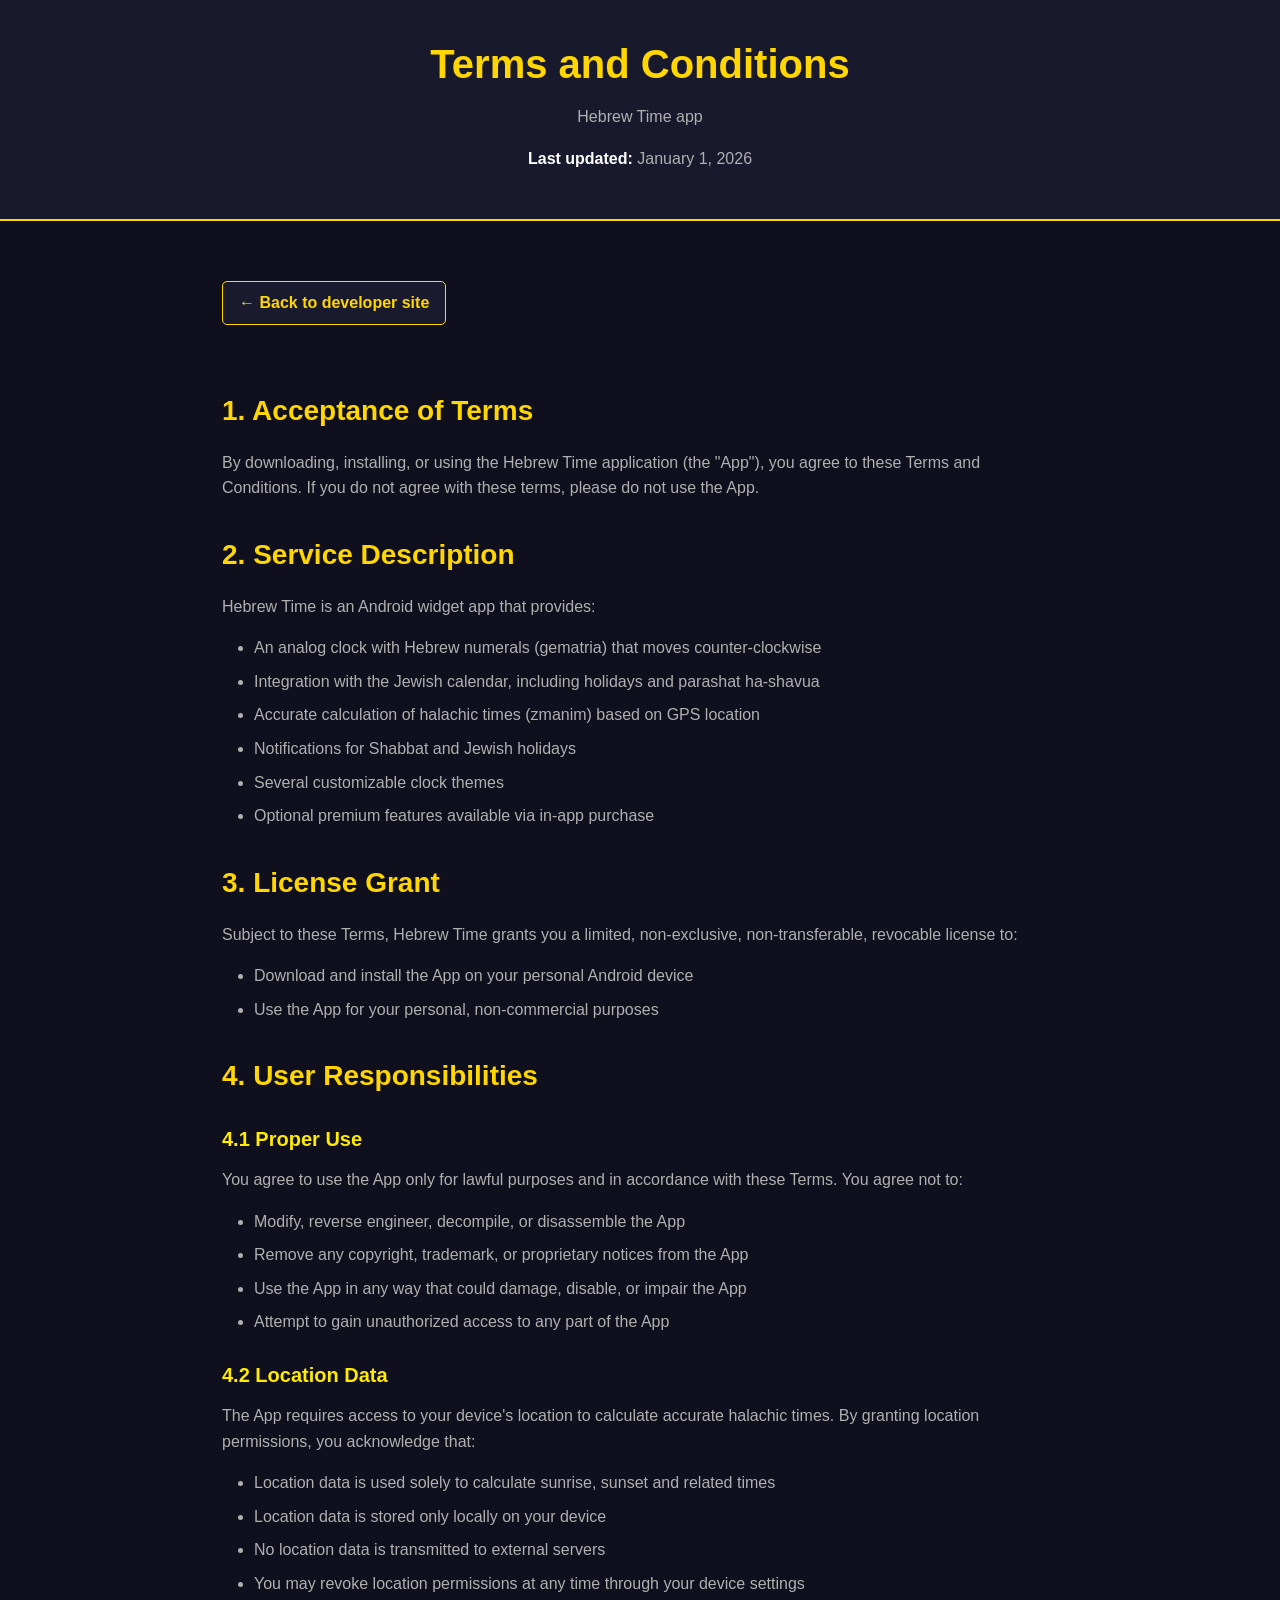
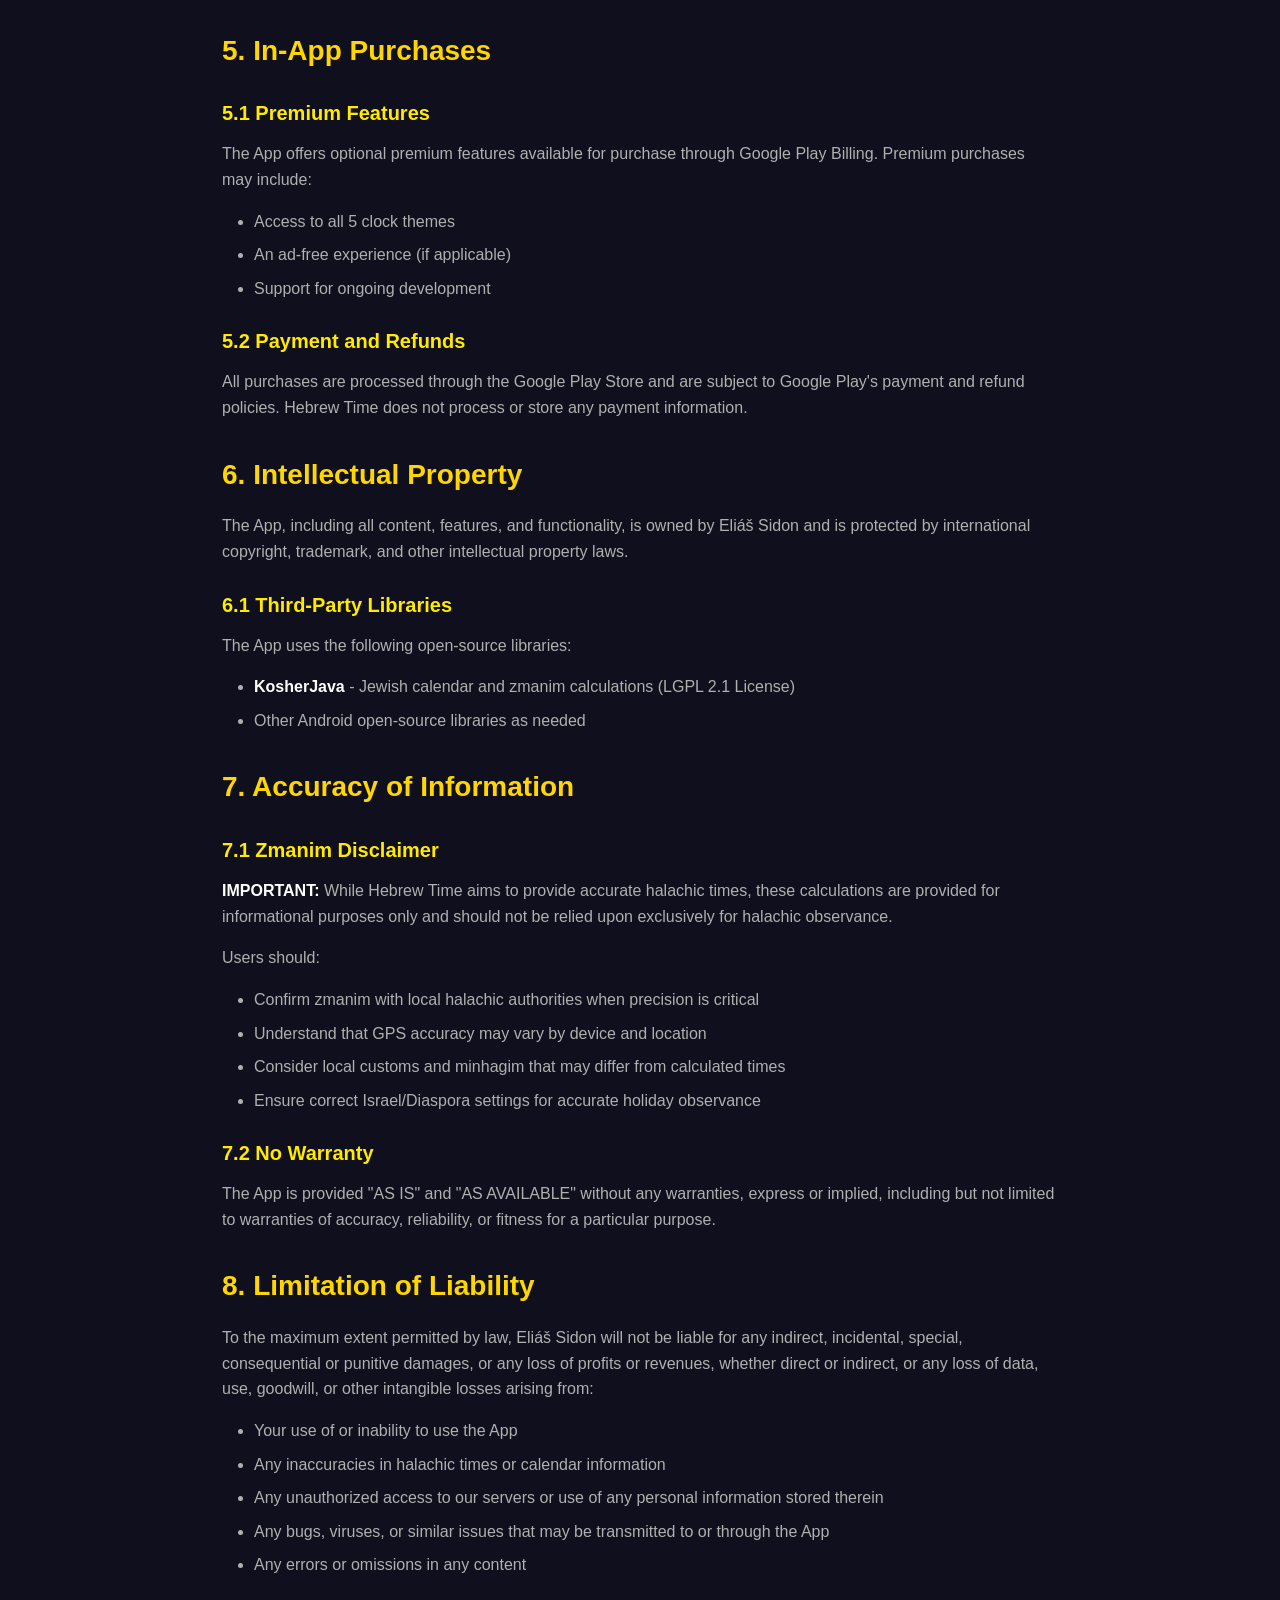
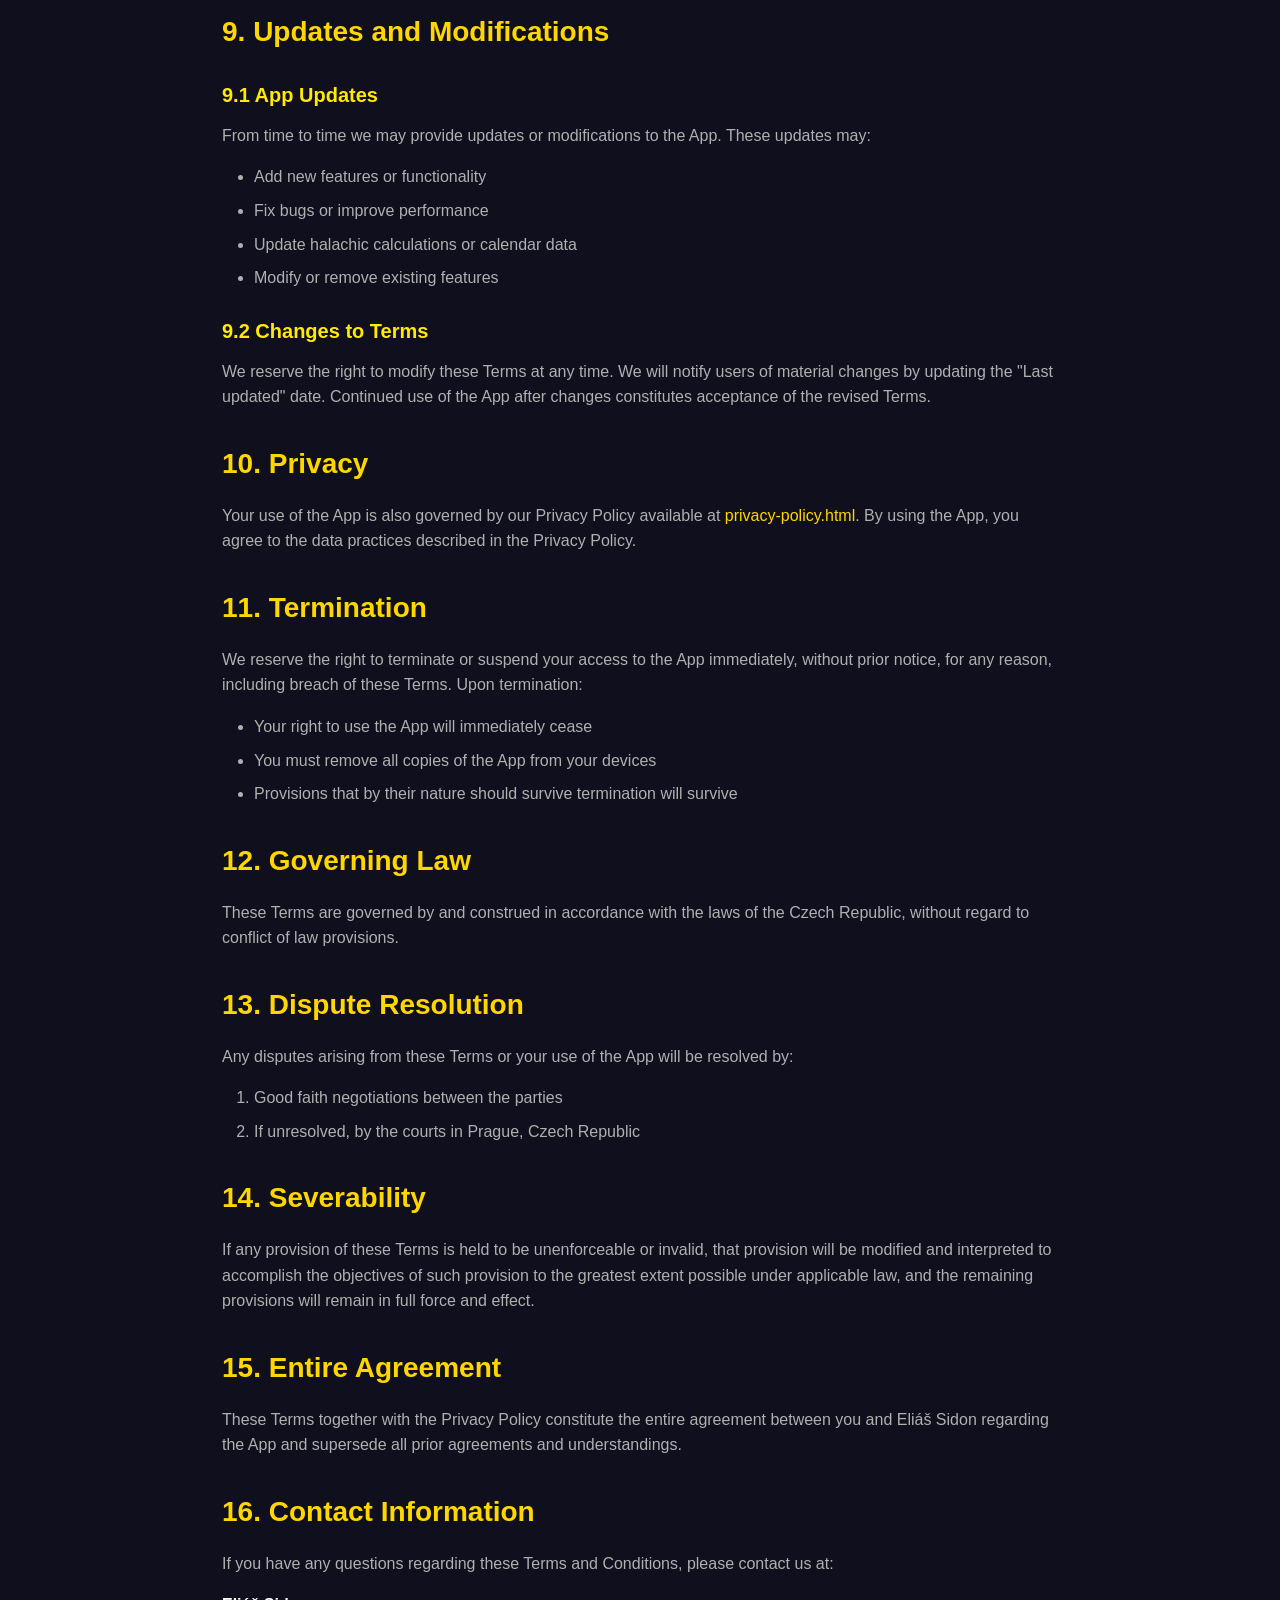
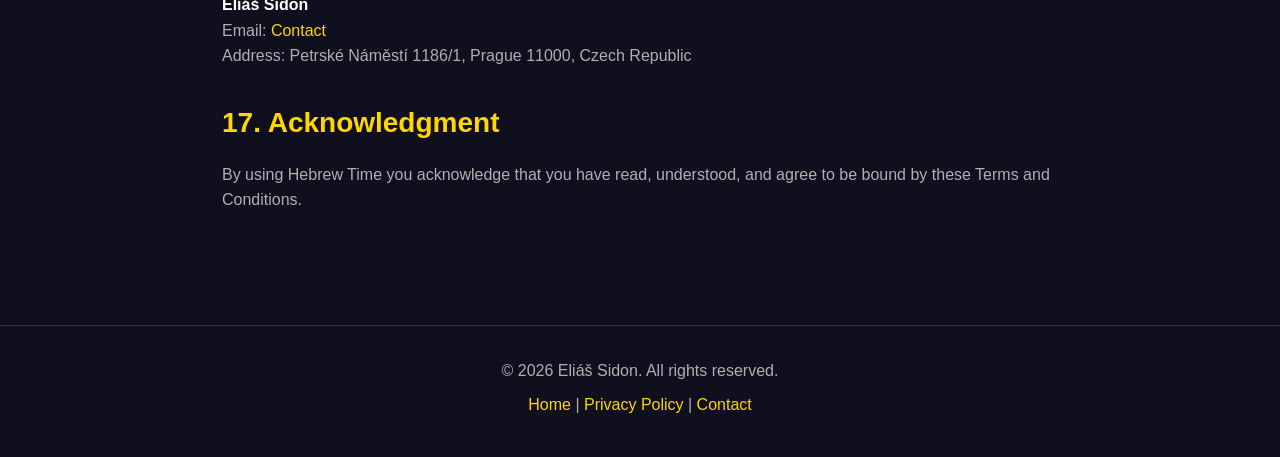
<file: public/terms-and-conditions.html>
<!DOCTYPE html>
<html lang="en">
<head>
<!-- Google tag (gtag.js) -->
<script async src="https://www.googletagmanager.com/gtag/js?id=G-9661F67W99"></script>
<script>
  window.dataLayer = window.dataLayer || [];
  function gtag(){dataLayer.push(arguments);}
  gtag('js', new Date());

  gtag('config', 'G-9661F67W99');
</script>
    <meta charset="UTF-8">
    <meta name="viewport" content="width=device-width, initial-scale=1.0">
    <meta name="description" content="Terms and Conditions for Hebrew Time - Android widget app">
    <title>Terms and Conditions - Hebrew Time</title>
    <link rel="stylesheet" href="css/base.css">
    <link rel="stylesheet" href="css/legal.css">
</head>
<body>
    <header>
        <h1>Terms and Conditions</h1>
        <p>Hebrew Time app</p>
        <p><strong>Last updated:</strong> January 1, 2026</p>
    </header>

    <div class="container">
        <a href="index.html" class="back-link">← Back to developer site</a>

        <h2>1. Acceptance of Terms</h2>
        <p>By downloading, installing, or using the Hebrew Time application (the "App"), you agree to these Terms and Conditions. If you do not agree with these terms, please do not use the App.</p>

        <h2>2. Service Description</h2>
        <p>Hebrew Time is an Android widget app that provides:</p>
        <ul>
            <li>An analog clock with Hebrew numerals (gematria) that moves counter-clockwise</li>
            <li>Integration with the Jewish calendar, including holidays and parashat ha-shavua</li>
            <li>Accurate calculation of halachic times (zmanim) based on GPS location</li>
            <li>Notifications for Shabbat and Jewish holidays</li>
            <li>Several customizable clock themes</li>
            <li>Optional premium features available via in-app purchase</li>
        </ul>

        <h2>3. License Grant</h2>
        <p>Subject to these Terms, Hebrew Time grants you a limited, non-exclusive, non-transferable, revocable license to:</p>
        <ul>
            <li>Download and install the App on your personal Android device</li>
            <li>Use the App for your personal, non-commercial purposes</li>
        </ul>

        <h2>4. User Responsibilities</h2>
        <h3>4.1 Proper Use</h3>
        <p>You agree to use the App only for lawful purposes and in accordance with these Terms. You agree not to:</p>
        <ul>
            <li>Modify, reverse engineer, decompile, or disassemble the App</li>
            <li>Remove any copyright, trademark, or proprietary notices from the App</li>
            <li>Use the App in any way that could damage, disable, or impair the App</li>
            <li>Attempt to gain unauthorized access to any part of the App</li>
        </ul>

        <h3>4.2 Location Data</h3>
        <p>The App requires access to your device's location to calculate accurate halachic times. By granting location permissions, you acknowledge that:</p>
        <ul>
            <li>Location data is used solely to calculate sunrise, sunset and related times</li>
            <li>Location data is stored only locally on your device</li>
            <li>No location data is transmitted to external servers</li>
            <li>You may revoke location permissions at any time through your device settings</li>
        </ul>

        <h2>5. In-App Purchases</h2>
        <h3>5.1 Premium Features</h3>
        <p>The App offers optional premium features available for purchase through Google Play Billing. Premium purchases may include:</p>
        <ul>
            <li>Access to all 5 clock themes</li>
            <li>An ad-free experience (if applicable)</li>
            <li>Support for ongoing development</li>
        </ul>

        <h3>5.2 Payment and Refunds</h3>
        <p>All purchases are processed through the Google Play Store and are subject to Google Play's payment and refund policies. Hebrew Time does not process or store any payment information.</p>

        <h2>6. Intellectual Property</h2>
        <p>The App, including all content, features, and functionality, is owned by Eliáš Sidon and is protected by international copyright, trademark, and other intellectual property laws.</p>

        <h3>6.1 Third-Party Libraries</h3>
        <p>The App uses the following open-source libraries:</p>
        <ul>
            <li><strong>KosherJava</strong> - Jewish calendar and zmanim calculations (LGPL 2.1 License)</li>
            <li>Other Android open-source libraries as needed</li>
        </ul>

        <h2>7. Accuracy of Information</h2>
        <h3>7.1 Zmanim Disclaimer</h3>
        <p><strong>IMPORTANT:</strong> While Hebrew Time aims to provide accurate halachic times, these calculations are provided for informational purposes only and should not be relied upon exclusively for halachic observance.</p>
        <p>Users should:</p>
        <ul>
            <li>Confirm zmanim with local halachic authorities when precision is critical</li>
            <li>Understand that GPS accuracy may vary by device and location</li>
            <li>Consider local customs and minhagim that may differ from calculated times</li>
            <li>Ensure correct Israel/Diaspora settings for accurate holiday observance</li>
        </ul>

        <h3>7.2 No Warranty</h3>
        <p>The App is provided "AS IS" and "AS AVAILABLE" without any warranties, express or implied, including but not limited to warranties of accuracy, reliability, or fitness for a particular purpose.</p>

        <h2>8. Limitation of Liability</h2>
        <p>To the maximum extent permitted by law, Eliáš Sidon will not be liable for any indirect, incidental, special, consequential or punitive damages, or any loss of profits or revenues, whether direct or indirect, or any loss of data, use, goodwill, or other intangible losses arising from:</p>
        <ul>
            <li>Your use of or inability to use the App</li>
            <li>Any inaccuracies in halachic times or calendar information</li>
            <li>Any unauthorized access to our servers or use of any personal information stored therein</li>
            <li>Any bugs, viruses, or similar issues that may be transmitted to or through the App</li>
            <li>Any errors or omissions in any content</li>
        </ul>

        <h2>9. Updates and Modifications</h2>
        <h3>9.1 App Updates</h3>
        <p>From time to time we may provide updates or modifications to the App. These updates may:</p>
        <ul>
            <li>Add new features or functionality</li>
            <li>Fix bugs or improve performance</li>
            <li>Update halachic calculations or calendar data</li>
            <li>Modify or remove existing features</li>
        </ul>

        <h3>9.2 Changes to Terms</h3>
        <p>We reserve the right to modify these Terms at any time. We will notify users of material changes by updating the "Last updated" date. Continued use of the App after changes constitutes acceptance of the revised Terms.</p>

        <h2>10. Privacy</h2>
        <p>Your use of the App is also governed by our Privacy Policy available at <a href="privacy-policy.html">privacy-policy.html</a>. By using the App, you agree to the data practices described in the Privacy Policy.</p>

        <h2>11. Termination</h2>
        <p>We reserve the right to terminate or suspend your access to the App immediately, without prior notice, for any reason, including breach of these Terms. Upon termination:</p>
        <ul>
            <li>Your right to use the App will immediately cease</li>
            <li>You must remove all copies of the App from your devices</li>
            <li>Provisions that by their nature should survive termination will survive</li>
        </ul>

        <h2>12. Governing Law</h2>
        <p>These Terms are governed by and construed in accordance with the laws of the Czech Republic, without regard to conflict of law provisions.</p>

        <h2>13. Dispute Resolution</h2>
        <p>Any disputes arising from these Terms or your use of the App will be resolved by:</p>
        <ol>
            <li>Good faith negotiations between the parties</li>
            <li>If unresolved, by the courts in Prague, Czech Republic</li>
        </ol>

        <h2>14. Severability</h2>
        <p>If any provision of these Terms is held to be unenforceable or invalid, that provision will be modified and interpreted to accomplish the objectives of such provision to the greatest extent possible under applicable law, and the remaining provisions will remain in full force and effect.</p>

        <h2>15. Entire Agreement</h2>
        <p>These Terms together with the Privacy Policy constitute the entire agreement between you and Eliáš Sidon regarding the App and supersede all prior agreements and understandings.</p>

        <h2>16. Contact Information</h2>
        <p>If you have any questions regarding these Terms and Conditions, please contact us at:</p>
        <p>
            <strong>Eliáš Sidon</strong><br>
            Email: <a href="https://szidon.com/contact">Contact</a><br>
            Address: Petrské Náměstí 1186/1, Prague 11000, Czech Republic
        </p>

        <h2>17. Acknowledgment</h2>
        <p>By using Hebrew Time you acknowledge that you have read, understood, and agree to be bound by these Terms and Conditions.</p>
    </div>

    <footer>
        <p>&copy; 2026 Eliáš Sidon. All rights reserved.</p>
        <p>
            <a href="index.html">Home</a> |
            <a href="privacy-policy.html">Privacy Policy</a> |
            <a href="https://szidon.com/contact?lang=en">Contact</a>
        </p>
    </footer>
</body>
</html>
</file>
<file: public/css/base.css>
/* Base styles - loaded by all pages */

/* CSS Reset */
* {
    margin: 0;
    padding: 0;
    box-sizing: border-box;
}

/* CSS Variables */
:root {
    --primary-color: #FFD600;
    --secondary-color: #FFEA00;
    --dark-bg: #1a1a2e;
    --darker-bg: #0f0f1e;
    --text-light: #ffffff;
    --text-gray: #b0b0b0;
    --accent-blue: #4169E1;
}

/* Body */
body {
    font-family: -apple-system, BlinkMacSystemFont, 'Segoe UI', Roboto, Oxygen, Ubuntu, Cantarell, sans-serif;
    line-height: 1.6;
    color: var(--text-light);
    background: var(--darker-bg);
}

/* Container - default for legal pages */
.container {
    max-width: 900px;
    margin: 0 auto;
    padding: 0 2rem;
}

/* Basic Link Styles */
a {
    color: var(--text-light);
    text-decoration: none;
}

a:hover {
    color: var(--primary-color);
}

/* Back Link Button */
.back-link {
    display: inline-block;
    margin-top: 0.75rem;
    padding: 0.5rem 0.9rem;
    background: var(--dark-bg);
    color: var(--primary-color);
    border: 1px solid rgba(255, 214, 0, 0.15);
    border-radius: 8px;
    text-decoration: none;
    font-weight: 600;
    transition: background-color 0.15s ease, transform 0.12s ease;
}

.back-link:hover {
    background: rgba(255, 214, 0, 0.06);
    transform: translateY(-2px);
}

/* Footer */
footer {
    background: var(--darker-bg);
    padding: 2rem;
    text-align: center;
    border-top: 1px solid rgba(255, 214, 0, 0.2);
}

footer p {
    color: var(--text-gray);
    margin-bottom: 0.5rem;
}

footer a {
    color: var(--primary-color);
    text-decoration: none;
}

footer a:hover {
    text-decoration: underline;
}

/* Responsive - Footer */
@media (max-width: 768px) {
    .container {
        padding: 0 1rem;
    }
}
</file>
<file: public/css/main.css>
/* Main page styles - for index.html and index-cs.html */

/* Override container for main pages */
.container {
    max-width: 1200px;
}

/* Navigation */
nav {
    background: rgba(26, 26, 46, 0.95);
    backdrop-filter: blur(10px);
    padding: 1rem 2rem;
    position: sticky;
    top: 0;
    z-index: 100;
    border-bottom: 2px solid var(--primary-color);
}

nav .container {
    max-width: 1200px;
    margin: 0 auto;
    display: flex;
    justify-content: space-between;
    align-items: center;
}

nav .logo {
    font-size: 1.5rem;
    font-weight: bold;
    color: var(--primary-color);
}

nav .nav-links {
    display: flex;
    gap: 2rem;
    list-style: none;
}

nav a {
    color: var(--text-light);
    text-decoration: none;
    transition: color 0.3s;
}

nav a:hover {
    color: var(--primary-color);
}

/* Language Switcher */
.lang-switch {
    background: var(--dark-bg);
    padding: 0.5rem 1rem;
    border-radius: 20px;
    border: 1px solid var(--primary-color);
}

/* Hero Section */
.hero {
    background: linear-gradient(135deg, var(--dark-bg) 0%, var(--darker-bg) 100%);
    padding: 4rem 2rem;
    text-align: center;
    position: relative;
    overflow: hidden;
}

.hero::before {
    content: '';
    position: absolute;
    top: -25%;
    left: -25%;
    width: 150%;
    height: 150%;
    background: radial-gradient(circle, rgba(255, 214, 0, 0.3) 0%, transparent 60%);
    animation: rotate 20s linear infinite;
    will-change: transform;
    backface-visibility: hidden;
}

#features,
#screenshots,
#guide,
.about-origin,
.download-section {
    content-visibility: auto;
    contain-intrinsic-size: 1px 500px;
}

@keyframes rotate {
    from {
        transform: rotate(0deg);
    }

    to {
        transform: rotate(360deg);
    }
}

.hero .container {
    max-width: 1200px;
    margin: 0 auto;
    position: relative;
    z-index: 1;
}

.hero-icon {
    width: 180px;
    height: 180px;
    margin: 0 auto 2rem;
    border-radius: 50%;
    overflow: hidden;
    box-shadow: 0 10px 40px rgba(255, 214, 0, 0.3);
}

.hero-icon img {
    width: 100%;
    height: 100%;
    object-fit: cover;
}

.hero h1 {
    font-size: 2.5rem;
    margin-bottom: 1rem;
    background: linear-gradient(135deg, var(--primary-color), var(--secondary-color));
    -webkit-background-clip: text;
    -webkit-text-fill-color: transparent;
    background-clip: text;
    line-height: 1.2;
}

.hero p {
    font-size: 1.25rem;
    color: var(--text-gray);
    margin-bottom: 2rem;
    max-width: 600px;
    margin-left: auto;
    margin-right: auto;
}

/* New classes for inline styles conversion */
.hero-slogan {
    font-size: 1.5rem;
    font-style: italic;
    color: var(--primary-color);
    margin-bottom: 1rem;
}

.hero-subtitle {
    font-size: 1.2rem;
    font-weight: bold;
    color: var(--secondary-color);
    margin-bottom: 1rem;
}

.screenshots-intro,
.download-intro {
    text-align: center;
    color: var(--text-gray);
    margin-bottom: 2rem;
}

.svg-icon-inline {
    vertical-align: middle;
    margin-right: 8px;
}

.link-primary {
    color: var(--primary-color);
}

.cta-button {
    display: inline-block;
    background: linear-gradient(135deg, var(--primary-color), var(--secondary-color));
    color: var(--darker-bg);
    padding: 1rem 2rem;
    border-radius: 50px;
    text-decoration: none;
    font-weight: bold;
    font-size: 1.1rem;
    transition: transform 0.3s, box-shadow 0.3s;
    box-shadow: 0 5px 20px rgba(255, 214, 0, 0.4);
}

.cta-button:hover {
    transform: translateY(-2px);
    box-shadow: 0 8px 30px rgba(255, 214, 0, 0.6);
}

/* Section */
section {
    padding: 4rem 2rem;
}

section h2 {
    font-size: 2.5rem;
    text-align: center;
    margin-bottom: 3rem;
    color: var(--primary-color);
}

/* About Origin Section */
.about-origin .container {
    max-width: 800px;
}

.about-origin p {
    font-size: 1.1rem;
    line-height: 1.8;
    color: var(--text-gray);
    margin-bottom: 1.5rem;
}

/* Town Hall Photo */
.town-hall-photo {
    margin: 2.5rem 0;
    text-align: center;
}

.town-hall-photo img {
    width: 100%;
    height: auto;
    border-radius: 15px;
    box-shadow: 0 10px 40px rgba(255, 214, 0, 0.2);
    transition: transform 0.3s, box-shadow 0.3s;
}

.town-hall-photo img:hover {
    transform: translateY(-5px);
    box-shadow: 0 15px 50px rgba(255, 214, 0, 0.3);
}

.town-hall-photo figcaption {
    margin-top: 1rem;
    color: var(--text-gray);
    font-size: 0.95rem;
    font-style: italic;
}

/* Features Grid */
.features-grid {
    display: grid;
    grid-template-columns: repeat(auto-fit, minmax(300px, 1fr));
    gap: 2rem;
    margin-bottom: 3rem;
}

.feature-card {
    background: var(--dark-bg);
    padding: 2rem;
    border-radius: 15px;
    border: 1px solid rgba(255, 214, 0, 0.2);
    transition: transform 0.3s, box-shadow 0.3s;
}

.feature-card:hover {
    transform: translateY(-5px);
    box-shadow: 0 10px 30px rgba(255, 214, 0, 0.2);
}

.feature-icon {
    font-size: 3rem;
    margin-bottom: 1rem;
}

.feature-card h3 {
    font-size: 1.5rem;
    margin-bottom: 1rem;
    color: var(--secondary-color);
}

.feature-card p {
    color: var(--text-gray);
}

/* User Guide Section */
.guide-section {
    background: var(--dark-bg);
}

.guide-content {
    max-width: 800px;
    margin: 0 auto;
}

.guide-item {
    margin-bottom: 3rem;
    padding-bottom: 2rem;
    border-bottom: 1px solid rgba(255, 214, 0, 0.1);
}

.guide-item:last-child {
    border-bottom: none;
}

.guide-item h3 {
    font-size: 1.75rem;
    margin-bottom: 1rem;
    color: var(--primary-color);
}

.guide-item h4 {
    font-size: 1.25rem;
    margin: 1.5rem 0 0.75rem;
    color: var(--secondary-color);
}

.guide-item p {
    color: var(--text-gray);
    margin-bottom: 1rem;
}

.guide-item ul {
    margin-left: 2rem;
    color: var(--text-gray);
}

.guide-item ul li {
    margin-bottom: 0.5rem;
}

.guide-item code {
    background: var(--darker-bg);
    padding: 0.2rem 0.5rem;
    border-radius: 5px;
    color: var(--secondary-color);
    font-family: 'Courier New', monospace;
}

/* Download Section */
.download-section {
    background: linear-gradient(135deg, var(--dark-bg) 0%, var(--darker-bg) 100%);
    text-align: center;
}

.download-badges {
    display: flex;
    justify-content: center;
    gap: 1rem;
    flex-wrap: wrap;
}

.badge {
    display: inline-block;
    padding: 1rem 2rem;
    background: var(--darker-bg);
    border: 2px solid var(--primary-color);
    border-radius: 10px;
    color: var(--text-light);
    text-decoration: none;
    transition: all 0.3s;
    font-weight: bold;
}

.badge:hover {
    background: var(--primary-color);
    color: var(--darker-bg);
}

/* Screenshots Section */
.screenshots-section {
    background: var(--darker-bg);
}

.screenshots-container {
    display: flex;
    overflow-x: auto;
    gap: 2rem;
    padding: 2rem 0;
    scroll-snap-type: x mandatory;
    -webkit-overflow-scrolling: touch;
    scrollbar-width: thin;
    scrollbar-color: var(--primary-color) var(--dark-bg);
}

.screenshots-container::-webkit-scrollbar {
    height: 8px;
}

.screenshots-container::-webkit-scrollbar-track {
    background: var(--dark-bg);
    border-radius: 10px;
}

.screenshots-container::-webkit-scrollbar-thumb {
    background: var(--primary-color);
    border-radius: 10px;
}

.screenshot-item {
    flex: 0 0 auto;
    scroll-snap-align: center;
    text-align: center;
}

.screenshot-item img {
    height: 500px;
    width: auto;
    border-radius: 20px;
    box-shadow: 0 10px 30px rgba(0, 0, 0, 0.5);
    transition: transform 0.3s;
}

.screenshot-item img:hover {
    transform: scale(1.05);
}

.screenshot-caption {
    margin-top: 1rem;
    color: var(--text-gray);
    font-size: 0.9rem;
}

/* Mobile Menu */
.mobile-menu-toggle {
    display: none;
    background: none;
    border: none;
    color: var(--text-light);
    font-size: 1.5rem;
    cursor: pointer;
    padding: 0.5rem;
}

.mobile-menu-toggle:hover {
    color: var(--primary-color);
}

/* Responsive */
@media (max-width: 968px) {
    nav .container {
        flex-wrap: wrap;
    }

    nav .nav-links {
        display: none;
        width: 100%;
        flex-direction: column;
        gap: 0.5rem;
        padding: 1rem 0;
        text-align: center;
    }

    nav .nav-links.active {
        display: flex;
    }

    .mobile-menu-toggle {
        display: block;
    }

    .lang-switch {
        margin-left: auto;
    }
}

@media (max-width: 768px) {
    nav {
        padding: 1rem;
    }

    .hero {
        padding: 3rem 1rem;
    }

    .hero h1 {
        font-size: 2rem;
    }

    .hero p {
        font-size: 1rem;
    }

    .hero p.slogan {
        font-size: 1.2rem;
    }

    .hero-icon {
        width: 120px;
        height: 120px;
    }

    section {
        padding: 3rem 1rem;
    }

    section h2 {
        font-size: 1.75rem;
    }

    .features-grid {
        grid-template-columns: 1fr;
        gap: 1.5rem;
    }

    .screenshot-item img {
        height: 350px;
    }

    .guide-item h3 {
        font-size: 1.5rem;
    }

    .guide-item h4 {
        font-size: 1.1rem;
    }

    .container {
        padding: 0 1rem;
    }
}

@media (max-width: 480px) {
    .hero h1 {
        font-size: 1.75rem;
    }

    .hero p.slogan {
        font-size: 1rem;
    }

    section h2 {
        font-size: 1.5rem;
    }

    .screenshot-item img {
        height: 300px;
    }

    .cta-button {
        padding: 0.875rem 1.5rem;
        font-size: 1rem;
    }

    .feature-icon {
        font-size: 2.5rem;
    }

    nav .logo {
        font-size: 1.25rem;
    }
}
</file>
<file: public/css/legal.css>
/* Legal pages styles - for privacy-policy.html, terms-and-conditions.html, podminky-uzivani.html */

/* Header */
header {
    background: rgba(26, 26, 46, 0.95);
    padding: 2rem;
    text-align: center;
    border-bottom: 2px solid var(--primary-color);
}

header h1 {
    font-size: 2.5rem;
    color: var(--primary-color);
    margin-bottom: 0.5rem;
}

header p {
    color: var(--text-gray);
}

.container {
    padding: 3rem 2rem;
}

/* Typography */
h2 {
    font-size: 1.75rem;
    color: var(--primary-color);
    margin: 2rem 0 1rem;
}

h3 {
    font-size: 1.25rem;
    color: var(--secondary-color);
    margin: 1.5rem 0 0.75rem;
}

p {
    margin-bottom: 1rem;
    color: var(--text-gray);
}

ul, ol {
    margin: 1rem 0 1rem 2rem;
    color: var(--text-gray);
}

li {
    margin-bottom: 0.5rem;
}

strong {
    color: var(--text-light);
}

a {
    color: var(--primary-color);
    text-decoration: none;
}

a:hover {
    text-decoration: underline;
}

.back-link {
    display: inline-block;
    margin-bottom: 2rem;
    padding: 0.5rem 1rem;
    background: var(--dark-bg);
    border-radius: 5px;
    border: 1px solid var(--primary-color);
}

/* Tables */
table {
    width: 100%;
    border-collapse: collapse;
    margin: 1rem 0;
    background: var(--dark-bg);
}

th, td {
    padding: 0.75rem;
    text-align: left;
    border: 1px solid rgba(255, 214, 0, 0.2);
}

th {
    background: rgba(255, 214, 0, 0.1);
    color: var(--primary-color);
    font-weight: bold;
}

td {
    color: var(--text-gray);
}

/* Horizontal Rule */
hr {
    border: none;
    border-top: 1px solid rgba(255, 214, 0, 0.2);
    margin: 2rem 0;
}

/* Footer */
footer {
    margin-top: 3rem;
}

/* Responsive */
@media (max-width: 768px) {
    header h1 {
        font-size: 2rem;
    }

    .container {
        padding: 2rem 1rem;
    }

    h2 {
        font-size: 1.5rem;
    }

    h3 {
        font-size: 1.1rem;
    }

    table {
        font-size: 0.9rem;
    }

    th, td {
        padding: 0.5rem;
    }
}
</file>
